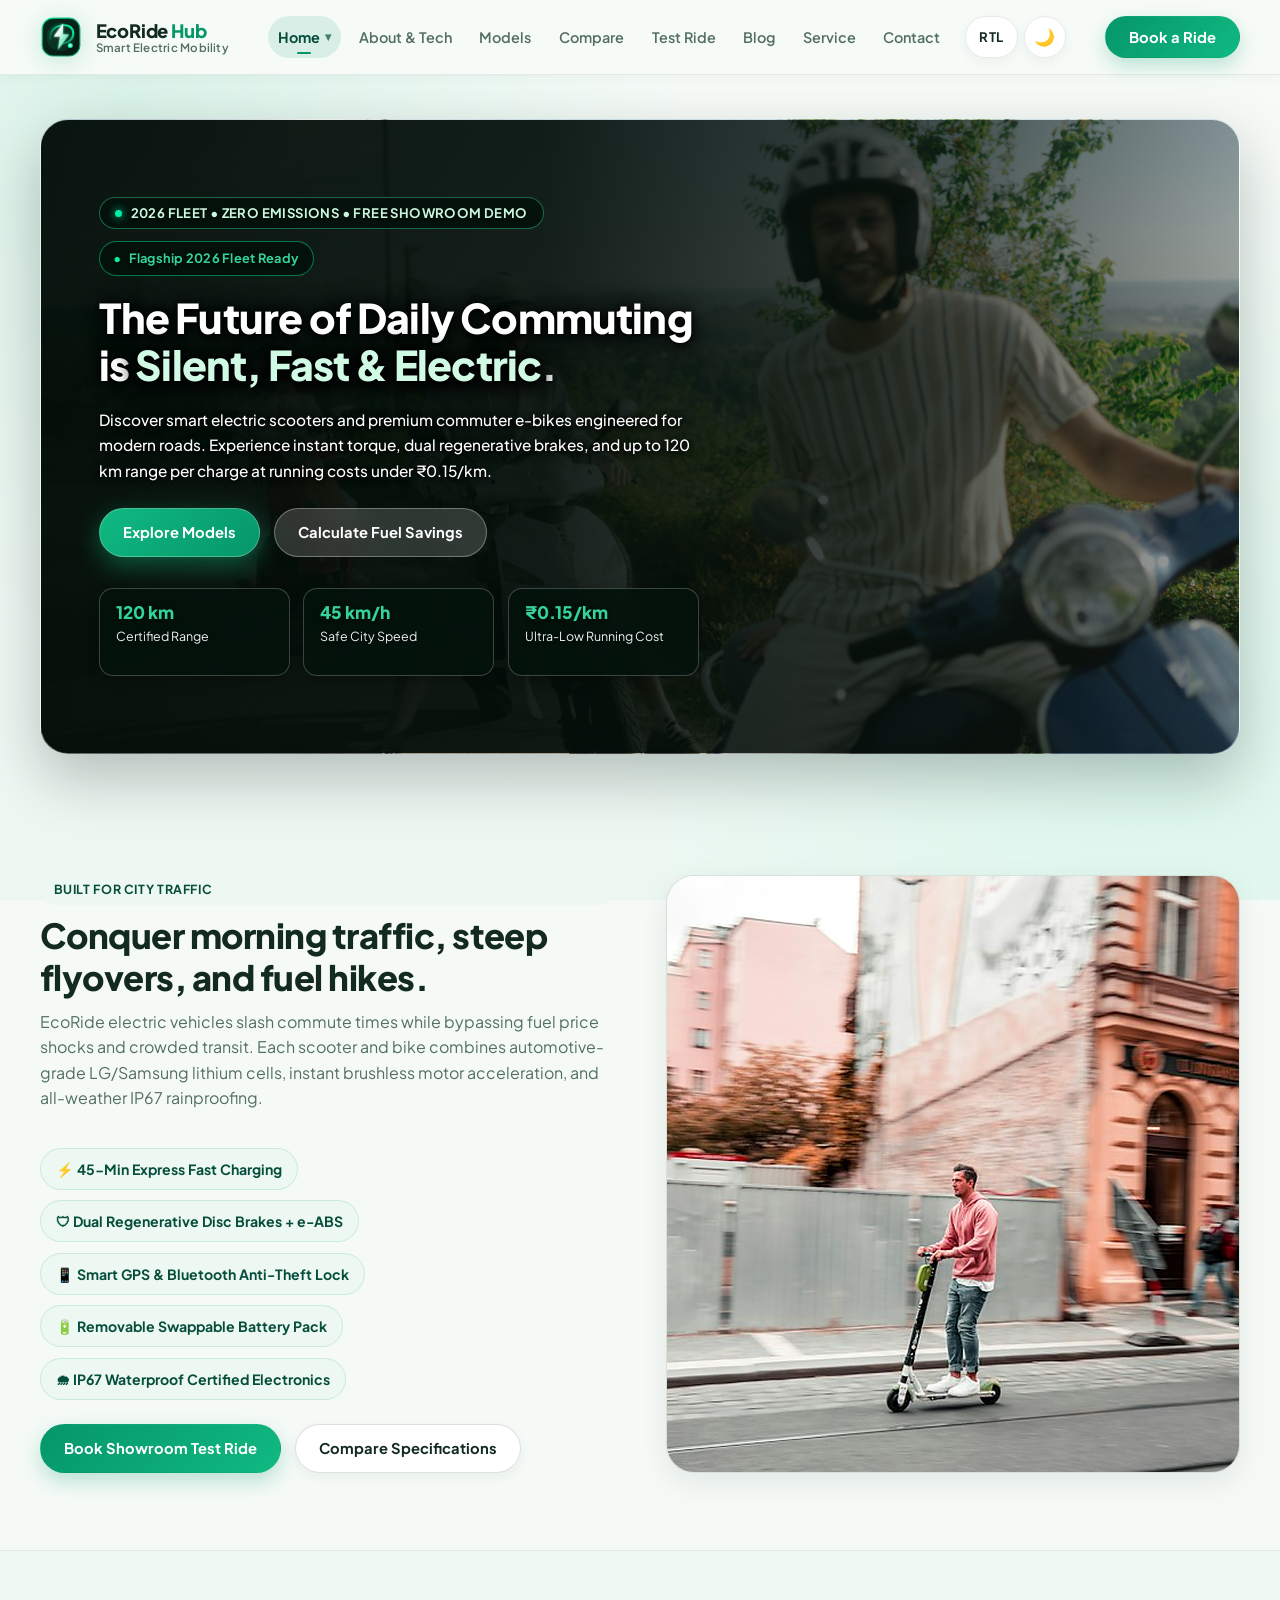
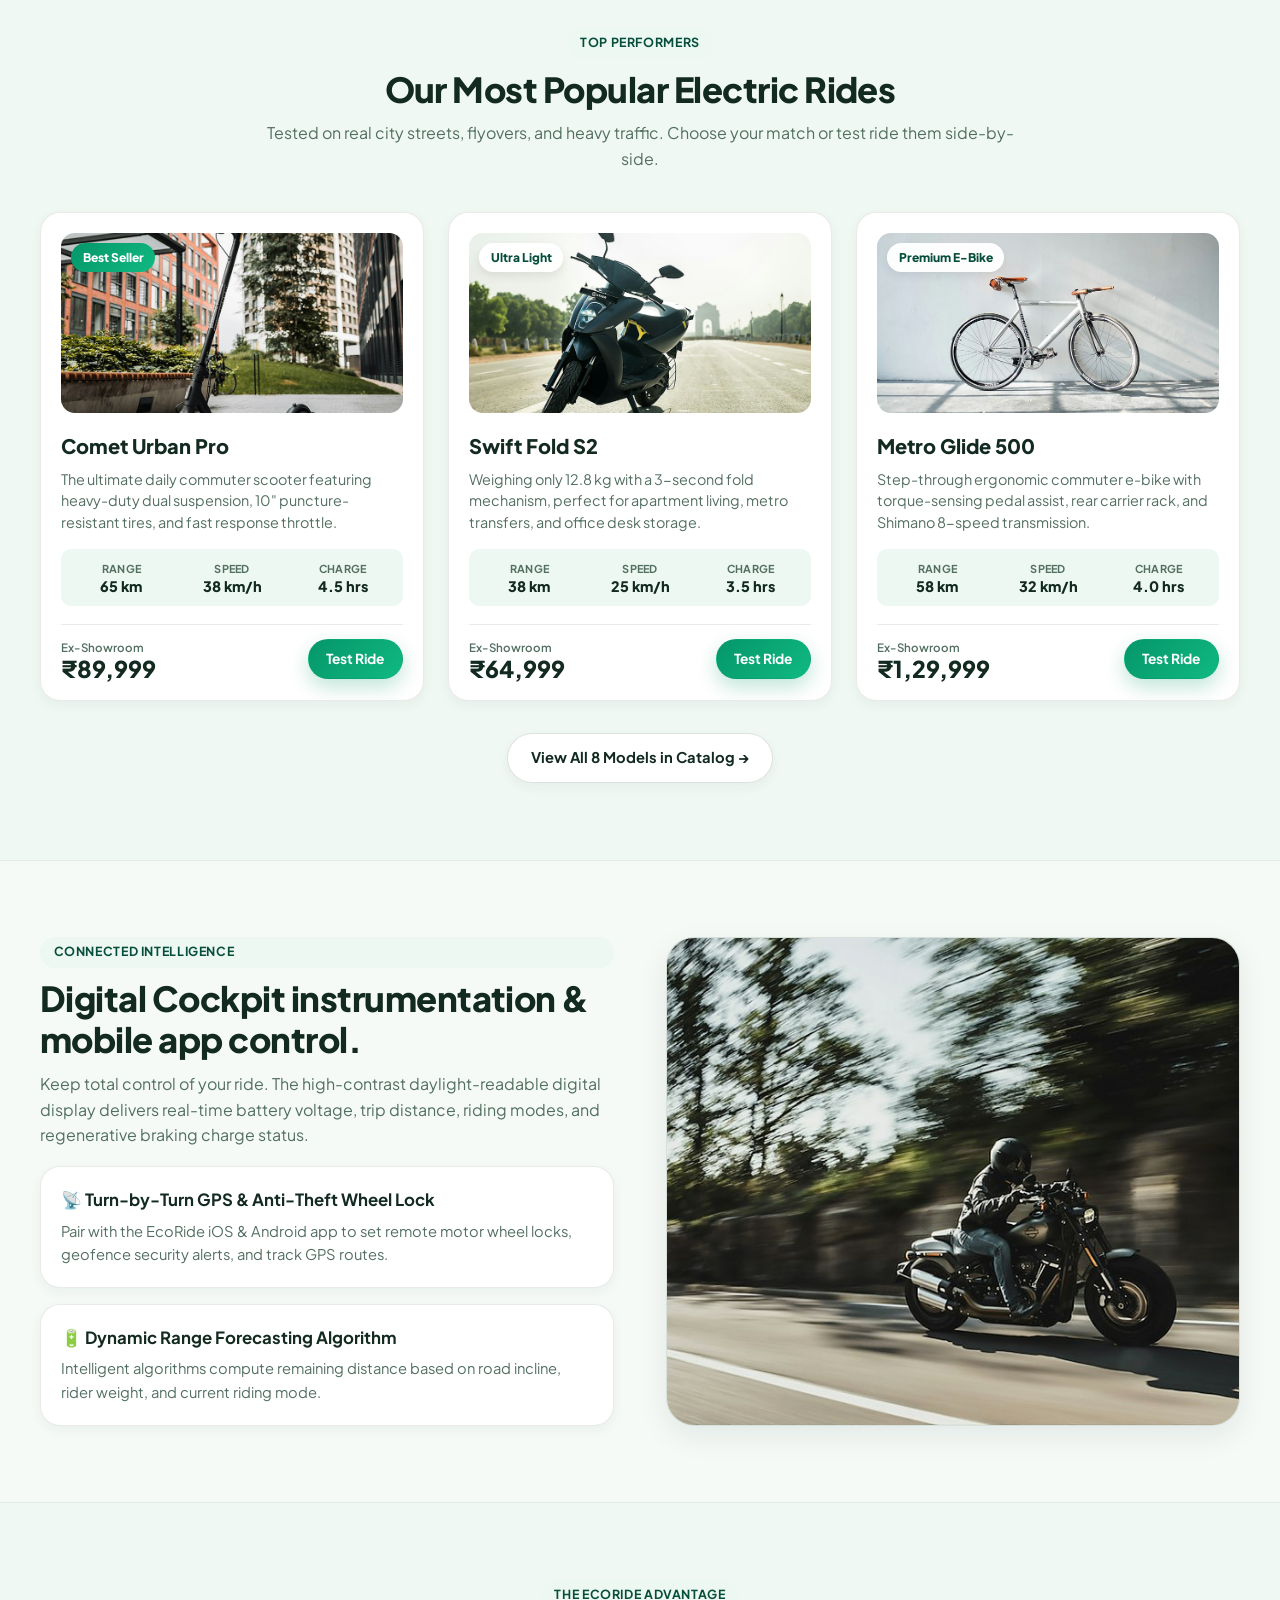
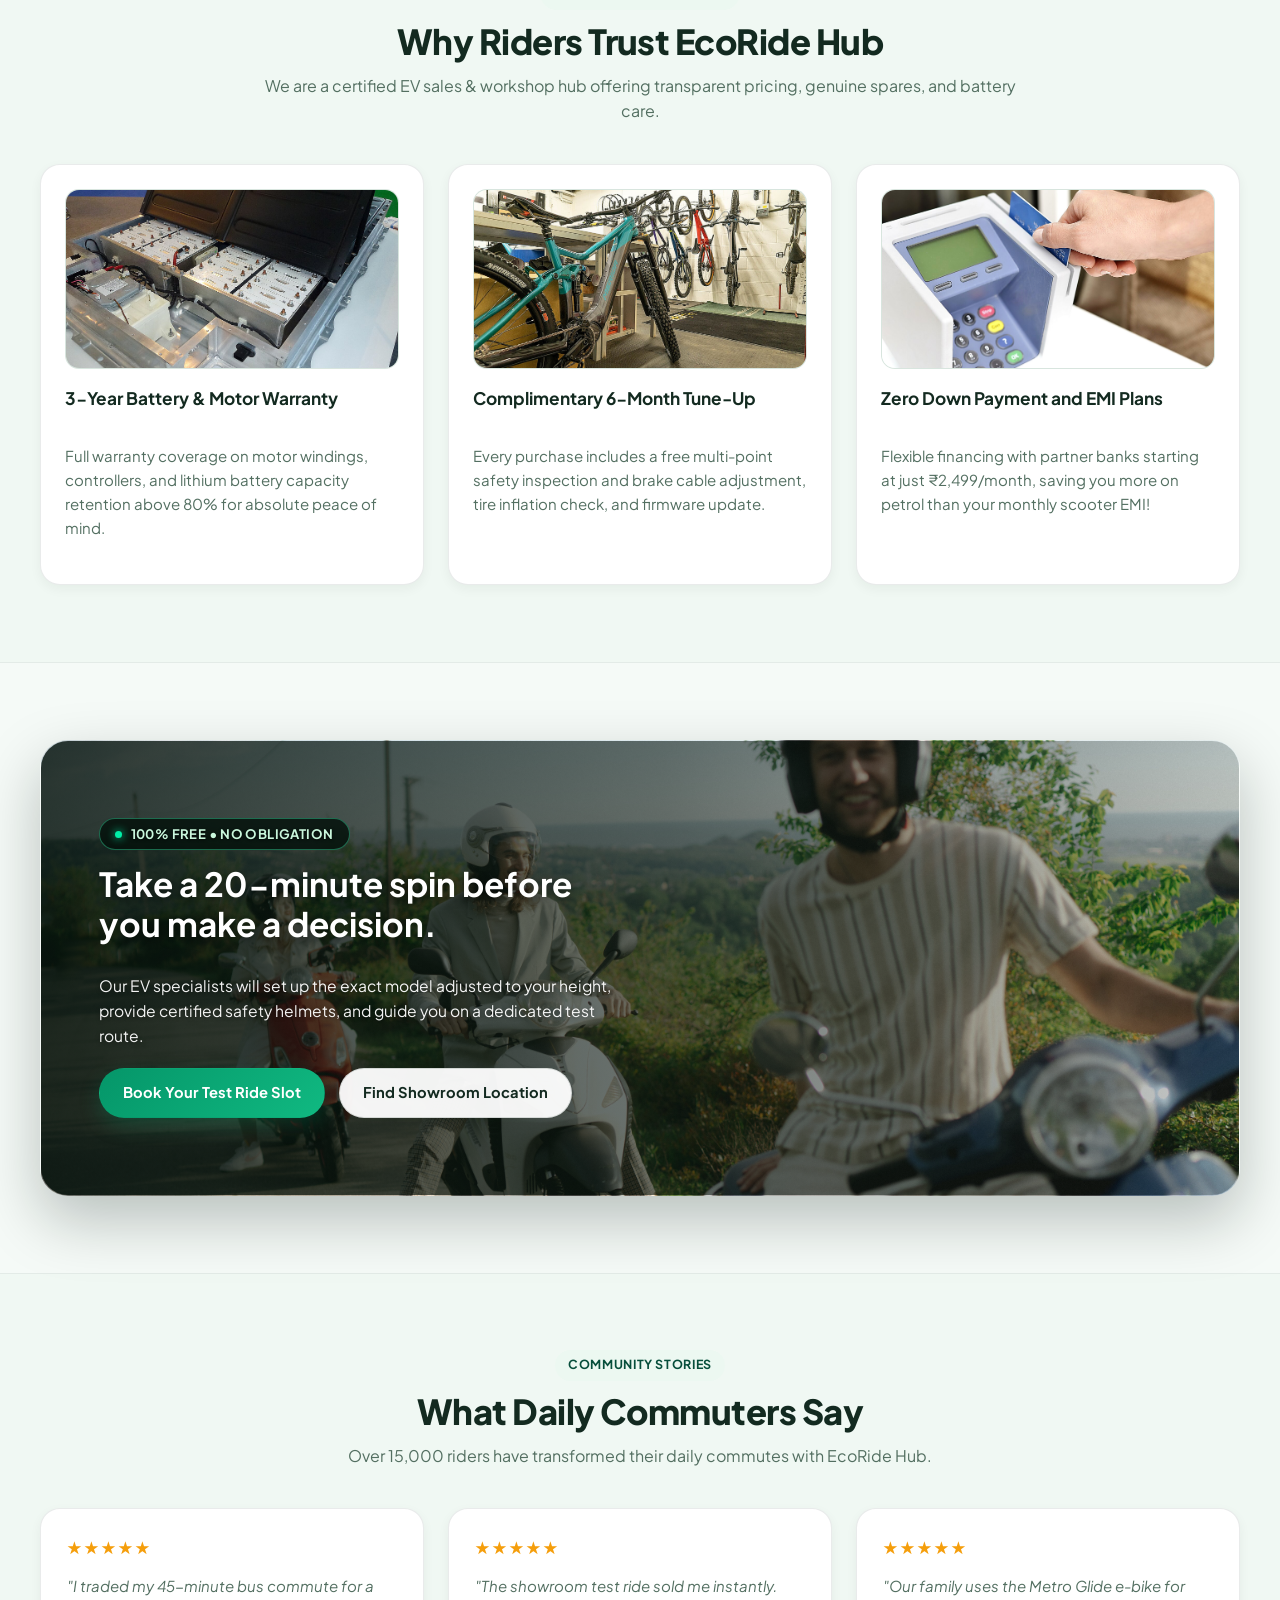
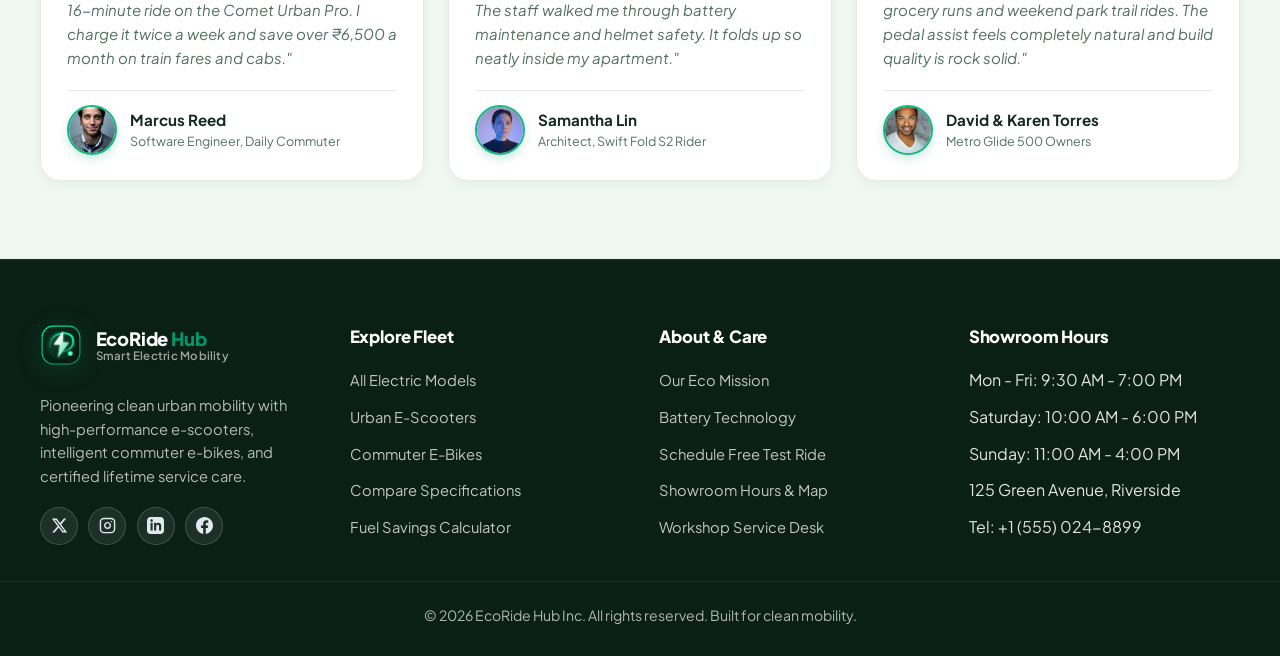
<file: index.html>
<!DOCTYPE html>
<html lang="en">

<head>
  <meta charset="UTF-8">
  <meta name="viewport" content="width=device-width, initial-scale=1.0">
  <meta name="description"
    content="EcoRide Hub offers high-performance electric scooters, smart commuter e-bikes, showroom test rides, and expert service for sustainable city transit.">
  <title>EcoRide Hub | Premium Electric Scooters &amp; Smart E-Bikes</title>
  <link rel="icon" type="image/svg+xml" href="assets/images/favicon.svg">
  <link rel="alternate icon" href="assets/images/favicon.svg">
  <link rel="apple-touch-icon" href="assets/images/favicon.svg">
  <link rel="stylesheet" href="assets/css/styles.css">
  <script>
    (function () {
      var t = localStorage.getItem('ecoride_theme');
      if (t) document.documentElement.setAttribute('data-theme', t);
      var d = localStorage.getItem('ecoride_dir');
      if (d) document.documentElement.setAttribute('dir', d);
    })();
  </script>
</head>

<body>
  <div class="site-shell">
    <a class="skip-link" href="#main-content">Skip to content</a>

    <!-- STICKY NAVBAR - PROPERLY ALIGNED -->
    <header class="site-header">
      <div class="container header-bar">
        <a class="brand" href="index.html" aria-label="EcoRide Hub home">
          <span class="brand-mark">
            <img src="assets/images/logo.svg" alt="EcoRide Hub Logo" class="brand-logo-img">
          </span>
          <div class="brand-text">
            <span class="brand-title">EcoRide <span>Hub</span></span>
            <span class="brand-sub">Smart Electric Mobility</span>
          </div>
        </a>

        <nav class="site-nav" aria-label="Main navigation" data-site-nav>
          <div class="nav-dropdown" data-nav-dropdown>
            <button type="button" class="nav-dropdown-toggle active" aria-expanded="false" aria-haspopup="true" data-dropdown-toggle>
              <span>Home</span>
              <span class="dropdown-arrow">&#9662;</span>
            </button>
            <div class="nav-dropdown-menu" role="menu">
              <a href="index.html" class="nav-dropdown-item active" role="menuitem">
                <div class="dropdown-item-header">
                  <span class="dropdown-item-title">Home 1 &mdash; Urban Commuters</span>
                  <span class="dropdown-item-tag">Flagship</span>
                </div>
                <p class="dropdown-item-desc">Smart cockpit display, daily commuter fleet &amp; specs</p>
              </a>
              <a href="home-2.html" class="nav-dropdown-item" role="menuitem">
                <div class="dropdown-item-header">
                  <span class="dropdown-item-title">Home 2 &mdash; Hyper Performance</span>
                  <span class="dropdown-item-tag tag-hyper">New</span>
                </div>
                <p class="dropdown-item-desc">Dual-motor power, fast charging hubs &amp; 2026 fleet</p>
              </a>
            </div>
          </div>
          <a href="about.html">About &amp; Tech</a>
          <a href="products.html">Models</a>
          <a href="compare.html">Compare</a>
          <a href="booking.html">Test Ride</a>
          <a href="blog.html">Blog</a>
          <a href="service.html">Service</a>
          <a href="contact.html">Contact</a>
          <div class="nav-util-group">
            <button type="button" class="nav-btn-util" id="rtl-toggle" aria-label="Toggle RTL layout"
              title="Switch text direction (RTL / LTR)">
              <span class="util-text" id="rtl-text">RTL</span>
            </button>
            <button type="button" class="nav-btn-util" id="theme-toggle" aria-label="Toggle dark/light theme"
              title="Toggle dark / light theme">
              <span class="theme-icon" id="theme-icon">&#127769;</span>
            </button>
          </div>
        </nav>

        <div class="header-actions">
          <a class="button button-nav" href="booking.html">Book a Ride</a>
          <button class="nav-toggle" type="button" aria-label="Toggle navigation" aria-expanded="false" data-nav-toggle>
            <span></span>
            <span></span>
            <span></span>
          </button>
        </div>
      </div>
    </header>

    <main id="main-content">
      <!-- HERO SECTION WITH BACKGROUND IMAGE -->
      <section class="hero">
        <div class="container">
          <div class="hero-panel hero-home" style="background-image: url('assets/images/Home-1.jpg');">
            <div class="hero-content">
              <div class="hero-badge-row">
                <span class="eyebrow">
                  <span class="eyebrow-dot"></span>
                  2026 Fleet &bull; Zero Emissions &bull; Free Showroom Demo
                </span>
                <span class="hero-status-pill"><span>&bull;</span> Flagship 2026 Fleet Ready</span>
              </div>
              <h1>The Future of Daily Commuting is <span class="gradient-text">Silent, Fast &amp; Electric</span>.</h1>
              <p>Discover smart electric scooters and premium commuter e-bikes engineered for modern roads. Experience
                instant torque, dual regenerative brakes, and up to 120 km range per charge at running costs under
                &#8377;0.15/km.</p>
              <div class="hero-actions">
                <a class="button" href="products.html">Explore Models</a>
                <a class="button-secondary" href="compare.html">Calculate Fuel Savings</a>
              </div>
              <div class="hero-stats">
                <div class="stat-card">
                  <strong>120 km</strong>
                  <span>Certified Range</span>
                </div>
                <div class="stat-card">
                  <strong>45 km/h</strong>
                  <span>Safe City Speed</span>
                </div>
                <div class="stat-card">
                  <strong>&#8377;0.15/km</strong>
                  <span>Ultra-Low Running Cost</span>
                </div>
              </div>
            </div>
          </div>
        </div>
      </section>

      <!-- FLEET SHOWCASE SPLIT SECTION -->
      <section class="section">
        <div class="container split-layout">
          <div>
            <div class="page-intro" style="text-align: left; margin-bottom: 1.15rem;">
              <span class="badge-tag" style="margin-inline: 0;">Built for City Traffic</span>
              <h2>Conquer morning traffic, steep flyovers, and fuel hikes.</h2>
              <p>EcoRide electric vehicles slash commute times while bypassing fuel price shocks and crowded transit.
                Each scooter and bike combines automotive-grade LG/Samsung lithium cells, instant brushless motor
                acceleration, and all-weather IP67 rainproofing.</p>
            </div>
            <ul class="pill-list">
              <li>&#9889; 45-Min Express Fast Charging</li>
              <li>&#128737; Dual Regenerative Disc Brakes + e-ABS</li>
              <li>&#128241; Smart GPS &amp; Bluetooth Anti-Theft Lock</li>
              <li>&#128267; Removable Swappable Battery Pack</li>
              <li>&#127783; IP67 Waterproof Certified Electronics</li>
            </ul>
            <div style="margin-top: 1.5rem; display: flex; gap: 0.85rem; flex-wrap: wrap;">
              <a class="button" href="booking.html">Book Showroom Test Ride</a>
              <a class="button-secondary" href="compare.html">Compare Specifications</a>
            </div>
          </div>
          <div class="media-frame media-frame-tall">
            <img src="assets/images/section-commute.jpg" alt="Urban riders commuting on electric scooters">
             
          </div>
        </div>
      </section>

      <!-- FEATURED MODELS GRID (3 CARDS PER ROW, RUPEES) -->
      <section class="section section-alt">
        <div class="container">
          <div class="section-heading">
            <span class="badge-tag">Top Performers</span>
            <h2>Our Most Popular Electric Rides</h2>
            <p>Tested on real city streets, flyovers, and heavy traffic. Choose your match or test ride them
              side-by-side.</p>
          </div>
          <div class="grid grid-3">
            <!-- Model 1 -->
            <article class="product-card">
              <div class="product-image-wrap">
                <img src="assets/images/scooter-comet.jpg" alt="Comet Urban Pro electric scooter">
                <span class="product-pill featured">Best Seller</span>
              </div>
              <div class="product-content">
                <h3>Comet Urban Pro</h3>
                <p>The ultimate daily commuter scooter featuring heavy-duty dual suspension, 10" puncture-resistant
                  tires, and fast response throttle.</p>
                <div class="product-spec-row">
                  <div class="spec-item">
                    <small>Range</small>
                    <strong>65 km</strong>
                  </div>
                  <div class="spec-item">
                    <small>Speed</small>
                    <strong>38 km/h</strong>
                  </div>
                  <div class="spec-item">
                    <small>Charge</small>
                    <strong>4.5 hrs</strong>
                  </div>
                </div>
                <div class="price-row">
                  <div class="price-tag">
                    <small>Ex-Showroom</small>
                    <strong>&#8377;89,999</strong>
                  </div>
                  <a class="button button-sm" href="booking.html">Test Ride</a>
                </div>
              </div>
            </article>

            <!-- Model 2 -->
            <article class="product-card">
              <div class="product-image-wrap">
                <img src="assets/images/scooter-swift.jpg" alt="Swift Fold S2 portable electric scooter">
                <span class="product-pill">Ultra Light</span>
              </div>
              <div class="product-content">
                <h3>Swift Fold S2</h3>
                <p>Weighing only 12.8 kg with a 3-second fold mechanism, perfect for apartment living, metro transfers,
                  and office desk storage.</p>
                <div class="product-spec-row">
                  <div class="spec-item">
                    <small>Range</small>
                    <strong>38 km</strong>
                  </div>
                  <div class="spec-item">
                    <small>Speed</small>
                    <strong>25 km/h</strong>
                  </div>
                  <div class="spec-item">
                    <small>Charge</small>
                    <strong>3.5 hrs</strong>
                  </div>
                </div>
                <div class="price-row">
                  <div class="price-tag">
                    <small>Ex-Showroom</small>
                    <strong>&#8377;64,999</strong>
                  </div>
                  <a class="button button-sm" href="booking.html">Test Ride</a>
                </div>
              </div>
            </article>

            <!-- Model 3 -->
            <article class="product-card">
              <div class="product-image-wrap">
                <img src="assets/images/scooter-metro.jpg" alt="Metro Glide 500 electric commuter bicycle">
                <span class="product-pill">Premium E-Bike</span>
              </div>
              <div class="product-content">
                <h3>Metro Glide 500</h3>
                <p>Step-through ergonomic commuter e-bike with torque-sensing pedal assist, rear carrier rack, and
                  Shimano 8-speed transmission.</p>
                <div class="product-spec-row">
                  <div class="spec-item">
                    <small>Range</small>
                    <strong>58 km</strong>
                  </div>
                  <div class="spec-item">
                    <small>Speed</small>
                    <strong>32 km/h</strong>
                  </div>
                  <div class="spec-item">
                    <small>Charge</small>
                    <strong>4.0 hrs</strong>
                  </div>
                </div>
                <div class="price-row">
                  <div class="price-tag">
                    <small>Ex-Showroom</small>
                    <strong>&#8377;1,29,999</strong>
                  </div>
                  <a class="button button-sm" href="booking.html">Test Ride</a>
                </div>
              </div>
            </article>
          </div>
          <div style="text-align: center; margin-top: 2rem;">
            <a class="button-secondary" href="products.html">View All 8 Models in Catalog &rarr;</a>
          </div>
        </div>
      </section>

      <!-- SMART COCKPIT DISPLAY SECTION -->
      <section class="section">
        <div class="container split-layout">
          <div>
            <div class="page-intro" style="text-align: left; margin-bottom: 1.15rem;">
              <span class="badge-tag" style="margin-inline: 0;">Connected Intelligence</span>
              <h2>Digital Cockpit instrumentation &amp; mobile app control.</h2>
              <p>Keep total control of your ride. The high-contrast daylight-readable digital display delivers real-time
                battery voltage, trip distance, riding modes, and regenerative braking charge status.</p>
            </div>
            <div class="grid" style="gap: 1rem;">
              <div class="card" style="padding: 1.25rem;">
                <h4 style="margin: 0 0 0.35rem; font-size: 1.05rem; color: var(--text);">&#128225; Turn-by-Turn GPS &amp;
                  Anti-Theft Wheel Lock</h4>
                <p style="margin: 0; color: var(--muted); font-size: 0.92rem;">Pair with the EcoRide iOS &amp; Android
                  app to set remote motor wheel locks, geofence security alerts, and track GPS routes.</p>
              </div>
              <div class="card" style="padding: 1.25rem;">
                <h4 style="margin: 0 0 0.35rem; font-size: 1.05rem; color: var(--text);">&#128267; Dynamic Range Forecasting
                  Algorithm</h4>
                <p style="margin: 0; color: var(--muted); font-size: 0.92rem;">Intelligent algorithms compute remaining
                  distance based on road incline, rider weight, and current riding mode.</p>
              </div>
            </div>
          </div>
          <div class="media-frame media-frame-tall">
            <img src="assets/images/smart-cockpit.jpg" alt="Close-up of smart digital electric scooter cockpit display">
             
          </div>
        </div>
      </section>

      <!-- WHY RIDERS CHOOSE US -->
      <section class="section section-alt">
        <div class="container">
          <div class="section-heading">
            <span class="badge-tag">The EcoRide Advantage</span>
            <h2>Why Riders Trust EcoRide Hub</h2>
            <p>We are a certified EV sales &amp; workshop hub offering transparent pricing, genuine spares, and battery
              care.</p>
          </div>
          <div class="grid grid-3">
            <article class="card feature-card">
              <div class="card-media-top">
                <img src="assets/images/advantage-warranty.jpg" alt="High-tech lithium-ion EV battery pack and BMS controller diagnostic warranty inspection">
              </div>
              <h3>3-Year Battery &amp; Motor Warranty</h3>
              <p>Full warranty coverage on motor windings, controllers, and lithium battery capacity retention above 80% for absolute peace of mind.</p>
            </article>
            <article class="card feature-card">
              <div class="card-media-top">
                <img src="assets/images/advantage-tuneup.jpg" alt="Professional certified technician tuning electric scooter in modern workshop service bay">
              </div>
              <h3>Complimentary 6-Month Tune-Up</h3>
              <p>Every purchase includes a free multi-point safety inspection and brake cable adjustment, tire inflation check, and firmware update.</p>
            </article>
            <article class="card feature-card">
              <div class="card-media-top">
                <img src="assets/images/advantage-emi.jpg" alt="Customer contactless card payment at modern smart POS terminal for zero down payment EMI plans">
              </div>
              <h3>Zero Down Payment and EMI Plans</h3>
              <p>Flexible financing with partner banks starting at just &#8377;2,499/month, saving you more on petrol than your monthly scooter EMI!</p>
            </article>
          </div>
        </div>
      </section>

      <!-- TEST RIDE PROMO BANNER -->
      <section class="section">
        <div class="container">
          <div class="hero-panel promo-banner" style="background-image: url('assets/images/Home-1.jpg');">
            <div class="split-layout" style="align-items: center; position: relative; z-index: 2; width: 100%;">
              <div>
                <span class="eyebrow" style="margin-inline: 0; margin-bottom: 0.85rem;">
                  <span class="eyebrow-dot"></span> 100% Free &bull; No Obligation
                </span>
                <h2
                  style="font-size: clamp(1.5rem, 2.6vw, 2.2rem); margin: 0 0 0.85rem; line-height: 1.2; color: #fff; text-shadow: 0 2px 10px rgba(0, 0, 0, 0.5);">
                  Take a 20-minute spin before you make a decision.
                </h2>
                <p style="color: rgba(255, 255, 255, 0.95); margin-bottom: 1.25rem; font-size: 0.98rem; text-shadow: 0 1px 4px rgba(0, 0, 0, 0.4);">
                  Our EV specialists will set up the exact model adjusted to your height, provide certified safety
                  helmets, and guide you on a dedicated test route.
                </p>
                <div style="display: flex; gap: 0.85rem; flex-wrap: wrap;">
                  <a class="button" href="booking.html">Book Your Test Ride Slot</a>
                  <a class="button-secondary" href="contact.html">Find Showroom Location</a>
                </div>
              </div>
               
            </div>
          </div>
        </div>
      </section>

      <!-- VERIFIED TESTIMONIALS WITH REAL CIRCULAR PROFILE PICTURES -->
      <section class="section section-alt">
        <div class="container">
          <div class="section-heading">
            <span class="badge-tag">Community Stories</span>
            <h2>What Daily Commuters Say</h2>
            <p>Over 15,000 riders have transformed their daily commutes with EcoRide Hub.</p>
          </div>
          <div class="grid grid-3">
            <!-- Review 1 -->
            <article class="card testimonial-card">
              <div class="star-rating">&#9733;&#9733;&#9733;&#9733;&#9733;</div>
              <p class="testimonial-quote">"I traded my 45-minute bus commute for a 16-minute ride on the Comet Urban
                Pro. I charge it twice a week and save over &#8377;6,500 a month on train fares and cabs."</p>
              <div class="testimonial-author">
                <img class="author-avatar-img" src="assets/images/avatar-marcus.jpg" alt="Marcus Reed profile picture">
                <div class="author-info">
                  <strong>Marcus Reed</strong>
                  <span>Software Engineer, Daily Commuter</span>
                </div>
              </div>
            </article>

            <!-- Review 2 -->
            <article class="card testimonial-card">
              <div class="star-rating">&#9733;&#9733;&#9733;&#9733;&#9733;</div>
              <p class="testimonial-quote">"The showroom test ride sold me instantly. The staff walked me through
                battery maintenance and helmet safety. It folds up so neatly inside my apartment."</p>
              <div class="testimonial-author">
                <img class="author-avatar-img" src="assets/images/avatar-samantha.jpg"
                  alt="Samantha Lin profile picture">
                <div class="author-info">
                  <strong>Samantha Lin</strong>
                  <span>Architect, Swift Fold S2 Rider</span>
                </div>
              </div>
            </article>

            <!-- Review 3 -->
            <article class="card testimonial-card">
              <div class="star-rating">&#9733;&#9733;&#9733;&#9733;&#9733;</div>
              <p class="testimonial-quote">"Our family uses the Metro Glide e-bike for grocery runs and weekend park
                trail rides. The pedal assist feels completely natural and build quality is rock solid."</p>
              <div class="testimonial-author">
                <img class="author-avatar-img" src="assets/images/avatar-david.jpg" alt="David Torres profile picture">
                <div class="author-info">
                  <strong>David &amp; Karen Torres</strong>
                  <span>Metro Glide 500 Owners</span>
                </div>
              </div>
            </article>
          </div>
        </div>
      </section>
    </main>

    <!-- FOOTER - EQUAL ALIGNMENT -->
    <footer class="site-footer">
      <div class="container footer-grid">
        <div>
          <a class="brand" href="index.html">
            <span class="brand-mark">
              <img src="assets/images/logo.svg" alt="EcoRide Hub Logo" class="brand-logo-img">
            </span>
            <div class="brand-text">
              <span class="brand-title">EcoRide <span>Hub</span></span>
              <span class="brand-sub">Smart Electric Mobility</span>
            </div>
          </a>
          <p class="footer-desc">
            Pioneering clean urban mobility with high-performance e-scooters, intelligent commuter e-bikes, and certified lifetime service care.
          </p>
          <div class="footer-socials" aria-label="EcoRide Social Media Links">
            <a href="https://x.com" target="_blank" rel="noopener noreferrer" class="social-icon-btn" aria-label="EcoRide Hub on X (formerly Twitter)" title="X (Twitter)">
              <svg width="17" height="17" viewBox="0 0 24 24" fill="currentColor" aria-hidden="true"><path d="M18.244 2.25h3.308l-7.227 8.26 8.502 11.24H16.17l-5.214-6.817L4.99 21.75H1.68l7.73-8.835L1.254 2.25H8.08l4.713 6.231zm-1.161 17.52h1.833L7.084 4.126H5.117z"/></svg>
            </a>
            <a href="https://instagram.com" target="_blank" rel="noopener noreferrer" class="social-icon-btn" aria-label="EcoRide Hub on Instagram" title="Instagram">
              <svg width="17" height="17" viewBox="0 0 24 24" fill="none" stroke="currentColor" stroke-width="2" stroke-linecap="round" stroke-linejoin="round" aria-hidden="true"><rect x="2" y="2" width="20" height="20" rx="5" ry="5"/><path d="M16 11.37A4 4 0 1 1 12.63 8 4 4 0 0 1 16 11.37z"/><line x1="17.5" y1="6.5" x2="17.51" y2="6.5"/></svg>
            </a>
            <a href="https://linkedin.com" target="_blank" rel="noopener noreferrer" class="social-icon-btn" aria-label="EcoRide Hub on LinkedIn" title="LinkedIn">
              <svg width="17" height="17" viewBox="0 0 24 24" fill="currentColor" aria-hidden="true"><path d="M19 0h-14c-2.761 0-5 2.239-5 5v14c0 2.761 2.239 5 5 5h14c2.762 0 5-2.239 5-5v-14c0-2.761-2.238-5-5-5zm-11 19h-3v-11h3v11zm-1.5-12.268c-.966 0-1.75-.79-1.75-1.764s.784-1.764 1.75-1.764 1.75.79 1.75 1.764-.783 1.764-1.75 1.764zm13.5 12.268h-3v-5.604c0-3.368-4-3.113-4 0v5.604h-3v-11h3v1.765c1.396-2.586 7-2.777 7 2.476v6.759z"/></svg>
            </a>
            <a href="https://facebook.com" target="_blank" rel="noopener noreferrer" class="social-icon-btn" aria-label="EcoRide Hub on Facebook" title="Facebook">
              <svg width="17" height="17" viewBox="0 0 24 24" fill="currentColor" aria-hidden="true"><path d="M24 12.073c0-6.627-5.373-12-12-12s-12 5.373-12 12c0 5.99 4.388 10.954 10.125 11.854v-8.385H7.078v-3.47h3.047V9.43c0-3.007 1.792-4.669 4.533-4.669 1.312 0 2.686.235 2.686.235v2.953H15.83c-1.491 0-1.956.925-1.956 1.874v2.25h3.328l-.532 3.47h-2.796v8.385C19.612 23.027 24 18.062 24 12.073z"/></svg>
            </a>
          </div>
        </div>
        <div>
          <h3>Explore Fleet</h3>
          <ul class="footer-list">
            <li><a href="products.html">All Electric Models</a></li>
            <li><a href="products.html">Urban E-Scooters</a></li>
            <li><a href="products.html">Commuter E-Bikes</a></li>
            <li><a href="compare.html">Compare Specifications</a></li>
            <li><a href="compare.html">Fuel Savings Calculator</a></li>
          </ul>
        </div>
        <div>
          <h3>About &amp; Care</h3>
          <ul class="footer-list">
            <li><a href="about.html">Our Eco Mission</a></li>
            <li><a href="about.html">Battery Technology</a></li>
            <li><a href="booking.html">Schedule Free Test Ride</a></li>
            <li><a href="contact.html#showroom-map">Showroom Hours &amp; Map</a></li>
            <li><a href="contact.html">Workshop Service Desk</a></li>
          </ul>
        </div>
        <div>
          <h3>Showroom Hours</h3>
          <ul class="footer-list">
            <li>Mon - Fri: 9:30 AM - 7:00 PM</li>
            <li>Saturday: 10:00 AM - 6:00 PM</li>
            <li>Sunday: 11:00 AM - 4:00 PM</li>
            <li>125 Green Avenue, Riverside</li>
            <li>Tel: +1 (555) 024-8899</li>
          </ul>
        </div>
      </div>
      <div class="container footer-bottom">
        <p class="copyright-text">&copy; <span data-current-year></span> EcoRide Hub Inc. All rights reserved. Built for clean mobility.</p>
      </div>
    </footer>
  </div>

  <script src="assets/js/main.js"></script>
</body>

</html>
</file>
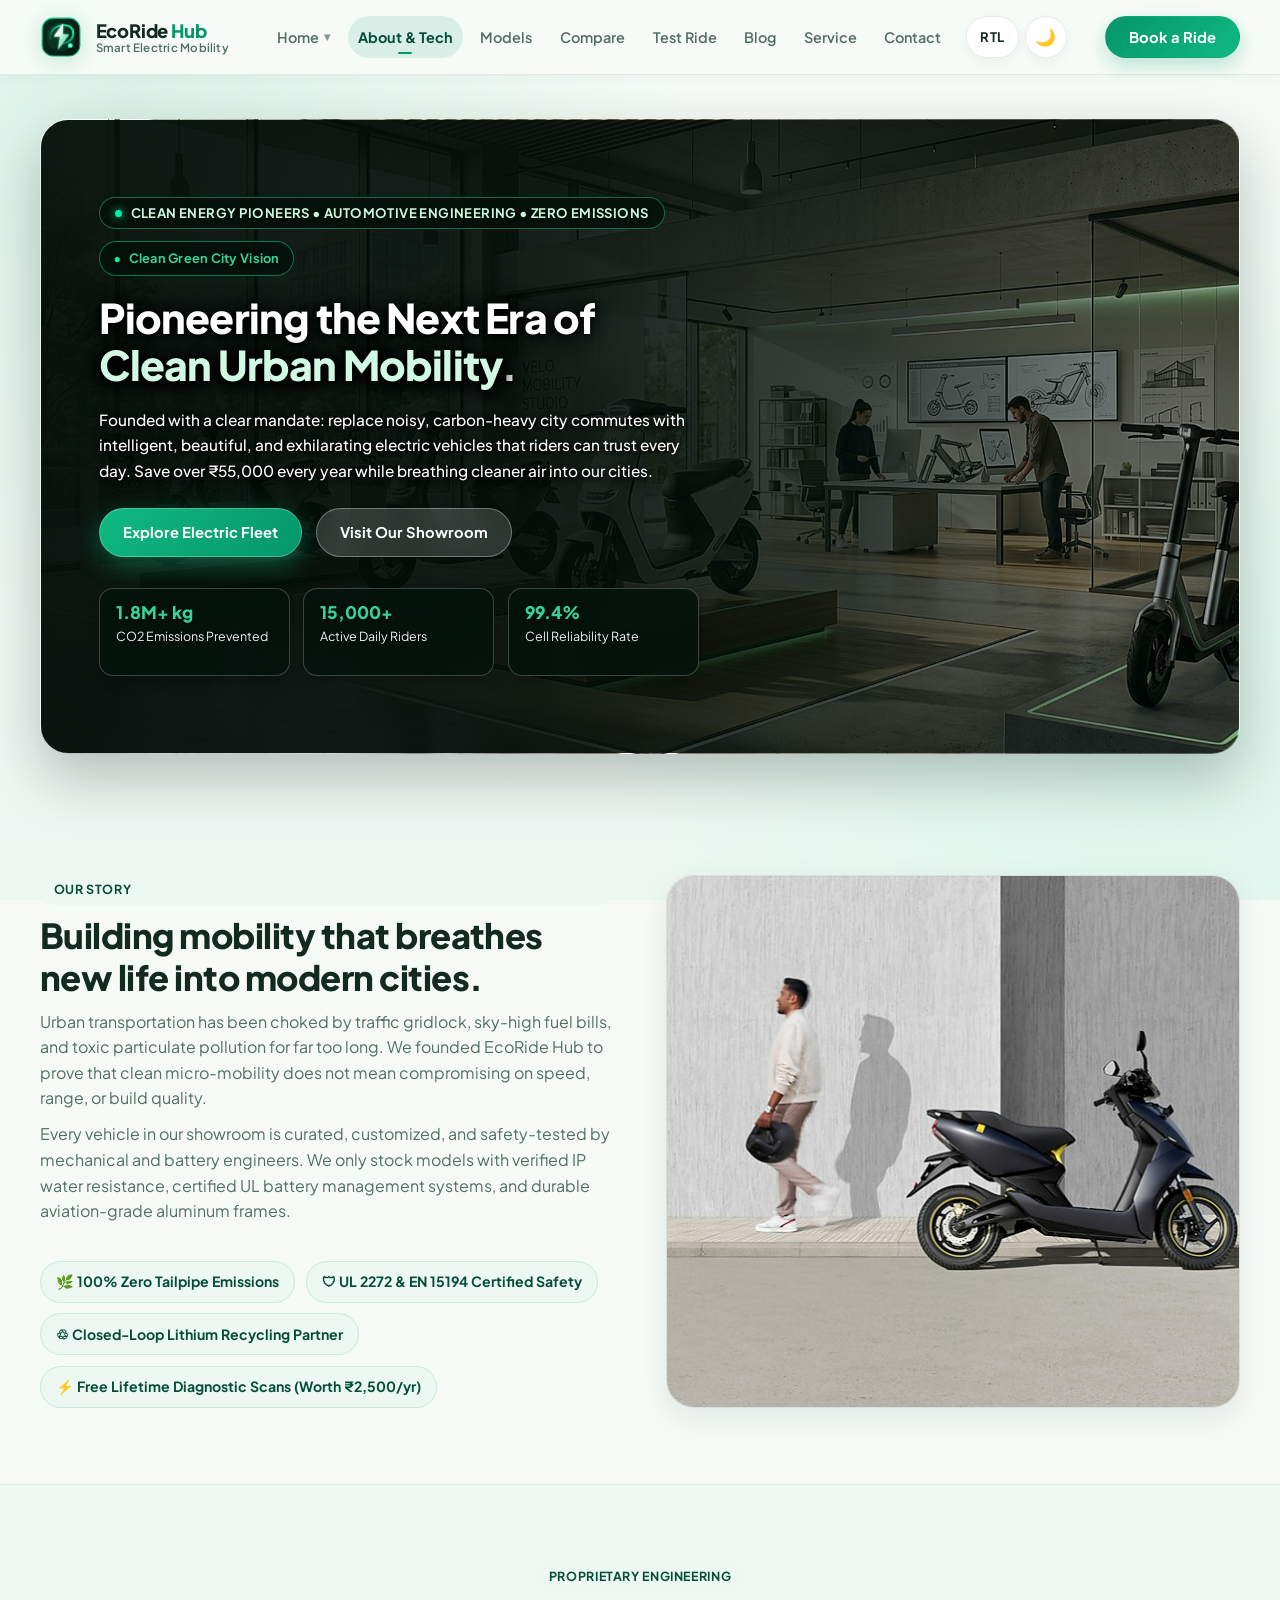
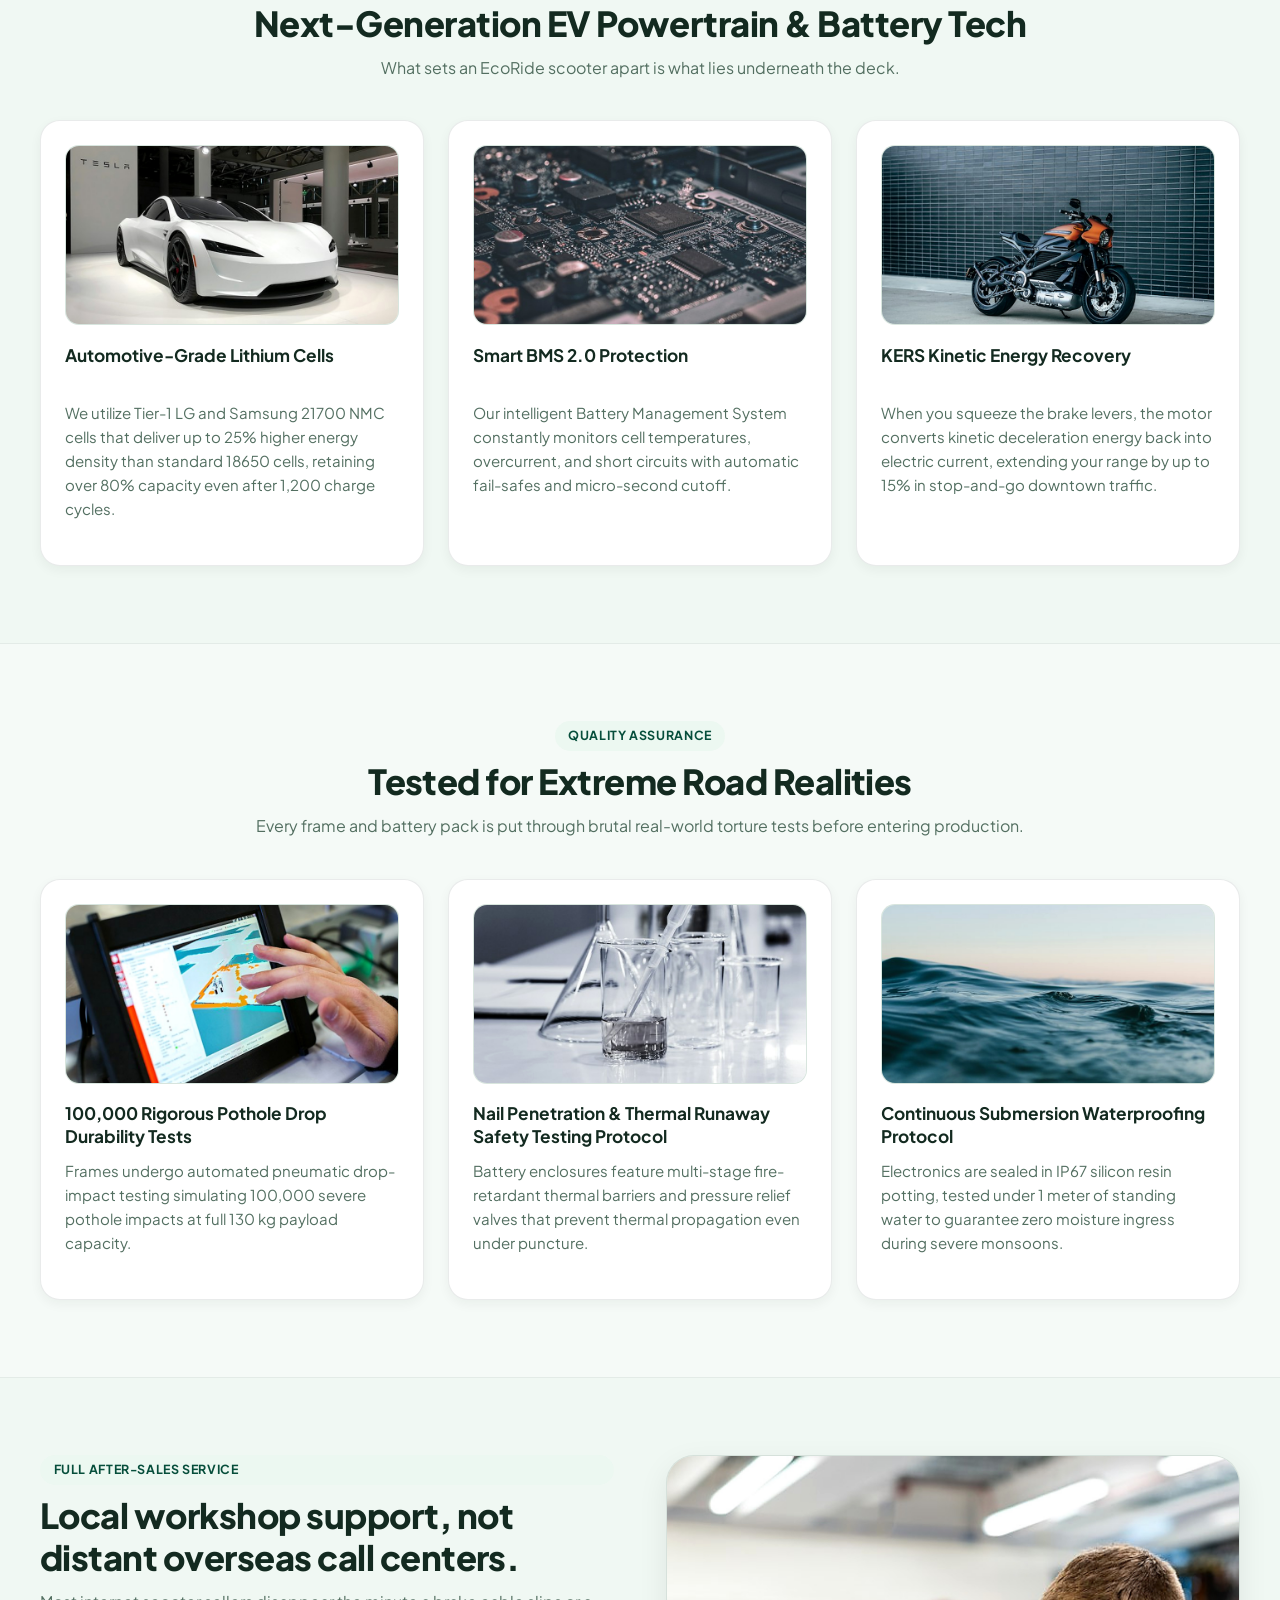
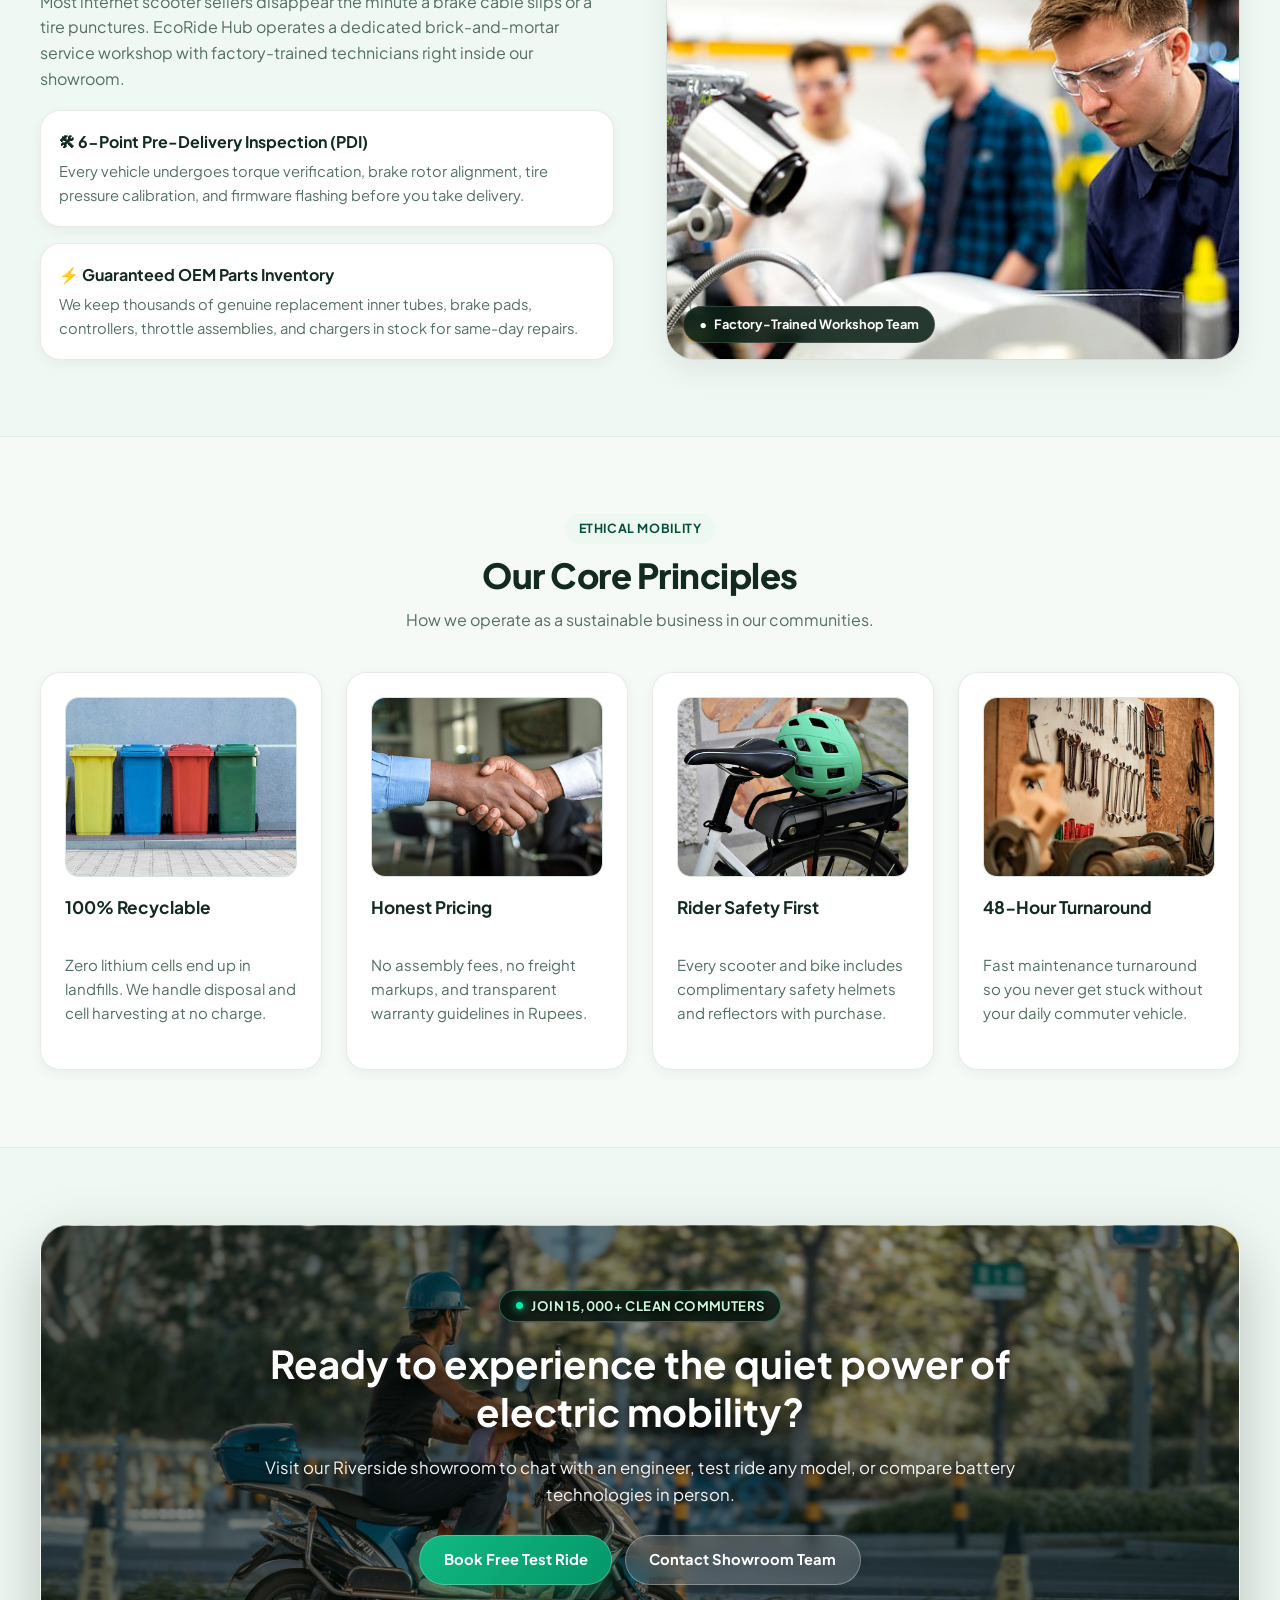
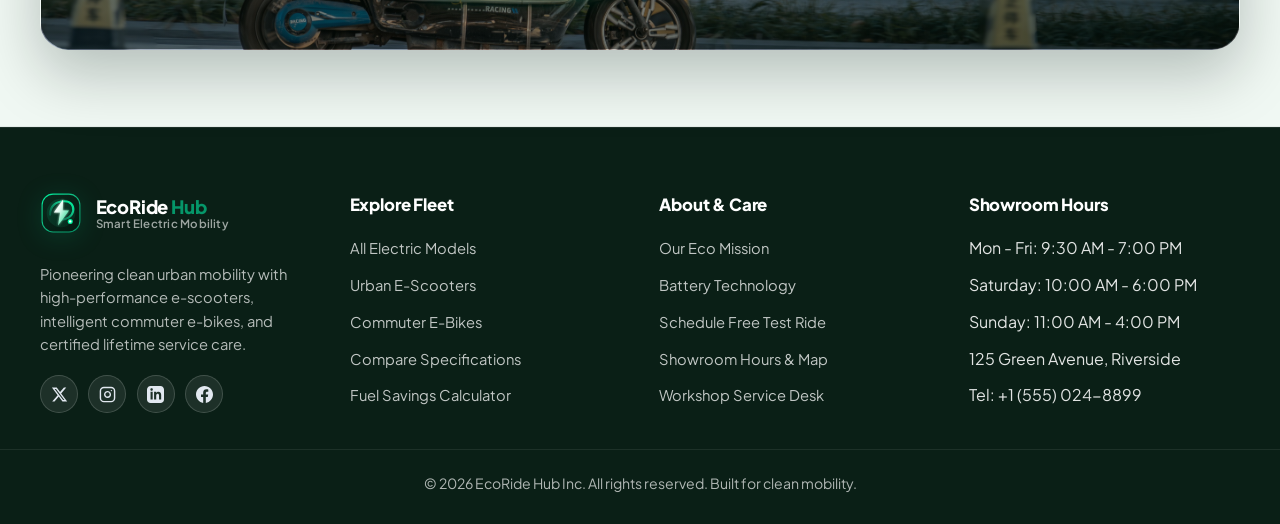
<file: about.html>
<!DOCTYPE html>
<html lang="en">
<head>
  <meta charset="UTF-8">
  <meta name="viewport" content="width=device-width, initial-scale=1.0">
  <meta name="description" content="Learn about EcoRide Hub's mission to decarbonize urban commuting, our automotive battery technology, certified engineering workshop, and sustainability standards.">
  <title>About Us &amp; Technology | EcoRide Hub</title>
  <link rel="icon" type="image/svg+xml" href="assets/images/favicon.svg">
  <link rel="alternate icon" href="assets/images/favicon.svg">
  <link rel="apple-touch-icon" href="assets/images/favicon.svg">
  <link rel="stylesheet" href="assets/css/styles.css">
  <script>
    (function() {
      var t = localStorage.getItem('ecoride_theme');
      if (t) document.documentElement.setAttribute('data-theme', t);
      var d = localStorage.getItem('ecoride_dir');
      if (d) document.documentElement.setAttribute('dir', d);
    })();
  </script>
</head>
<body>
  <div class="site-shell">
    <a class="skip-link" href="#main-content">Skip to content</a>

    <!-- STICKY NAVBAR - PROPERLY ALIGNED -->
    <header class="site-header">
      <div class="container header-bar">
        <a class="brand" href="index.html" aria-label="EcoRide Hub home">
          <span class="brand-mark">
            <img src="assets/images/logo.svg" alt="EcoRide Hub Logo" class="brand-logo-img">
          </span>
          <div class="brand-text">
            <span class="brand-title">EcoRide <span>Hub</span></span>
            <span class="brand-sub">Smart Electric Mobility</span>
          </div>
        </a>

        <nav class="site-nav" aria-label="Main navigation" data-site-nav>
          <div class="nav-dropdown" data-nav-dropdown>
            <button type="button" class="nav-dropdown-toggle" aria-expanded="false" aria-haspopup="true" data-dropdown-toggle>
              <span>Home</span>
              <span class="dropdown-arrow">&#9662;</span>
            </button>
            <div class="nav-dropdown-menu" role="menu">
              <a href="index.html" class="nav-dropdown-item" role="menuitem">
                <div class="dropdown-item-header">
                  <span class="dropdown-item-title">Home 1 &mdash; Urban Commuters</span>
                  <span class="dropdown-item-tag">Flagship</span>
                </div>
                <p class="dropdown-item-desc">Smart cockpit display, daily commuter fleet &amp; specs</p>
              </a>
              <a href="home-2.html" class="nav-dropdown-item" role="menuitem">
                <div class="dropdown-item-header">
                  <span class="dropdown-item-title">Home 2 &mdash; Hyper Performance</span>
                  <span class="dropdown-item-tag tag-hyper">New</span>
                </div>
                <p class="dropdown-item-desc">Dual-motor power, fast charging hubs &amp; 2026 fleet</p>
              </a>
            </div>
          </div>
          <a class="active" href="about.html">About &amp; Tech</a>
          <a href="products.html">Models</a>
          <a href="compare.html">Compare</a>
          <a href="booking.html">Test Ride</a>
          <a href="blog.html">Blog</a>
          <a href="service.html">Service</a>
          <a href="contact.html">Contact</a>
          <div class="nav-util-group">
            <button type="button" class="nav-btn-util" id="rtl-toggle" aria-label="Toggle RTL layout" title="Switch text direction (RTL / LTR)">
              <span class="util-text" id="rtl-text">RTL</span>
            </button>
            <button type="button" class="nav-btn-util" id="theme-toggle" aria-label="Toggle dark/light theme" title="Toggle dark / light theme">
              <span class="theme-icon" id="theme-icon">&#127769;</span>
            </button>
          </div>
        </nav>

        <div class="header-actions">
          <a class="button button-nav" href="booking.html">Book a Ride</a>
          <button class="nav-toggle" type="button" aria-label="Toggle navigation" aria-expanded="false" data-nav-toggle>
            <span></span>
            <span></span>
            <span></span>
          </button>
        </div>
      </div>
    </header>

    <main id="main-content">
      <!-- HERO SECTION WITH BACKGROUND IMAGE -->
      <section class="hero">
        <div class="container">
          <div class="hero-panel hero-about" style="background-image: url('assets/images/hero-about.jpg');">
            <div class="hero-content">
              <div class="hero-badge-row">
                <span class="eyebrow">
                  <span class="eyebrow-dot"></span>
                  Clean Energy Pioneers &bull; Automotive Engineering &bull; Zero Emissions
                </span>
                <span class="hero-status-pill"><span>&bull;</span> Clean Green City Vision</span>
              </div>
              <h1>Pioneering the Next Era of <span class="gradient-text">Clean Urban Mobility</span>.</h1>
              <p>Founded with a clear mandate: replace noisy, carbon-heavy city commutes with intelligent, beautiful, and exhilarating electric vehicles that riders can trust every day. Save over &#8377;55,000 every year while breathing cleaner air into our cities.</p>
              <div class="hero-actions">
                <a class="button" href="products.html">Explore Electric Fleet</a>
                <a class="button-secondary" href="booking.html">Visit Our Showroom</a>
              </div>
              <div class="hero-stats">
                <div class="stat-card">
                  <strong>1.8M+ kg</strong>
                  <span>CO2 Emissions Prevented</span>
                </div>
                <div class="stat-card">
                  <strong>15,000+</strong>
                  <span>Active Daily Riders</span>
                </div>
                <div class="stat-card">
                  <strong>99.4%</strong>
                  <span>Cell Reliability Rate</span>
                </div>
              </div>
            </div>
          </div>
        </div>
      </section>

      <!-- OUR STORY & MISSION SPLIT -->
      <section class="section">
        <div class="container split-layout">
          <div>
            <div class="page-intro" style="text-align: left; margin-bottom: 1.15rem;">
              <span class="badge-tag" style="margin-inline: 0;">Our Story</span>
              <h2>Building mobility that breathes new life into modern cities.</h2>
              <p>Urban transportation has been choked by traffic gridlock, sky-high fuel bills, and toxic particulate pollution for far too long. We founded EcoRide Hub to prove that clean micro-mobility does not mean compromising on speed, range, or build quality.</p>
              <p>Every vehicle in our showroom is curated, customized, and safety-tested by mechanical and battery engineers. We only stock models with verified IP water resistance, certified UL battery management systems, and durable aviation-grade aluminum frames.</p>
            </div>
            <ul class="pill-list">
              <li>&#127807; 100% Zero Tailpipe Emissions</li>
              <li>&#128737; UL 2272 &amp; EN 15194 Certified Safety</li>
              <li>&#9842; Closed-Loop Lithium Recycling Partner</li>
              <li>&#9889; Free Lifetime Diagnostic Scans (Worth &#8377;2,500/yr)</li>
            </ul>
          </div>
          <div class="media-frame media-frame-tall">
            <img src="assets/images/scooter-urban.jpg" alt="Rider with smart electric commuter scooter in clean modern city environment">
             
          </div>
        </div>
      </section>

      <!-- BATTERY & POWERTRAIN TECHNOLOGY -->
      <section class="section section-alt">
        <div class="container">
          <div class="section-heading">
            <span class="badge-tag">Proprietary Engineering</span>
            <h2>Next-Generation EV Powertrain &amp; Battery Tech</h2>
            <p>What sets an EcoRide scooter apart is what lies underneath the deck.</p>
          </div>

          <div class="grid grid-3">
            <article class="card feature-card">
              <div class="card-media-top">
                <img src="assets/images/tech-battery-cells.jpg" alt="Automotive-grade 21700 lithium battery cells">
              </div>
              <h3>Automotive-Grade Lithium Cells</h3>
              <p>We utilize Tier-1 LG and Samsung 21700 NMC cells that deliver up to 25% higher energy density than standard 18650 cells, retaining over 80% capacity even after 1,200 charge cycles.</p>
            </article>

            <article class="card feature-card">
              <div class="card-media-top">
                <img src="assets/images/tech-bms-chip.jpg" alt="Smart BMS 2.0 multi-layer circuit board and controller">
              </div>
              <h3>Smart BMS 2.0 Protection</h3>
              <p>Our intelligent Battery Management System constantly monitors cell temperatures, overcurrent, and short circuits with automatic fail-safes and micro-second cutoff.</p>
            </article>

            <article class="card feature-card">
              <div class="card-media-top">
                <img src="assets/images/tech-kers-motor.jpg" alt="Kinetic energy recovery regenerative motor and brake disc">
              </div>
              <h3>KERS Kinetic Energy Recovery</h3>
              <p>When you squeeze the brake levers, the motor converts kinetic deceleration energy back into electric current, extending your range by up to 15% in stop-and-go downtown traffic.</p>
            </article>
          </div>
        </div>
      </section>

      <!-- RIGOROUS SAFETY & CRASH TESTING -->
      <section class="section">
        <div class="container">
          <div class="section-heading">
            <span class="badge-tag">Quality Assurance</span>
            <h2>Tested for Extreme Road Realities</h2>
            <p>Every frame and battery pack is put through brutal real-world torture tests before entering production.</p>
          </div>
          <div class="grid grid-3">
            <article class="card feature-card">
              <div class="card-media-top">
                <img src="assets/images/qa-pothole-test.jpg" alt="100,000 pothole mechanical drop impact test rig">
              </div>
              <h3>100,000 Rigorous Pothole Drop Durability Tests</h3>
              <p>Frames undergo automated pneumatic drop-impact testing simulating 100,000 severe pothole impacts at full 130 kg payload capacity.</p>
            </article>
            <article class="card feature-card">
              <div class="card-media-top">
                <img src="assets/images/qa-thermal-test.jpg" alt="Thermal runaway and battery penetration safety laboratory">
              </div>
              <h3>Nail Penetration &amp; Thermal Runaway Safety Testing Protocol</h3>
              <p>Battery enclosures feature multi-stage fire-retardant thermal barriers and pressure relief valves that prevent thermal propagation even under puncture.</p>
            </article>
            <article class="card feature-card">
              <div class="card-media-top">
                <img src="assets/images/qa-water-test.jpg" alt="Waterproof IP67 monsoon rain submersion test">
              </div>
              <h3>Continuous Submersion Waterproofing Protocol</h3>
              <p>Electronics are sealed in IP67 silicon resin potting, tested under 1 meter of standing water to guarantee zero moisture ingress during severe monsoons.</p>
            </article>
          </div>
        </div>
      </section>

      <!-- WORKSHOP & SERVICE TEAM SPLIT -->
      <section class="section section-alt">
        <div class="container split-layout">
          <div>
            <div class="page-intro" style="text-align: left; margin-bottom: 1.15rem;">
              <span class="badge-tag" style="margin-inline: 0;">Full After-Sales Service</span>
              <h2>Local workshop support, not distant overseas call centers.</h2>
              <p>Most internet scooter sellers disappear the minute a brake cable slips or a tire punctures. EcoRide Hub operates a dedicated brick-and-mortar service workshop with factory-trained technicians right inside our showroom.</p>
            </div>
            <div class="grid" style="gap: 1rem;">
              <div class="card" style="padding: 1.15rem;">
                <h4 style="margin: 0 0 0.35rem; color: var(--text);">&#128736; 6-Point Pre-Delivery Inspection (PDI)</h4>
                <p style="margin: 0; color: var(--muted); font-size: 0.92rem;">Every vehicle undergoes torque verification, brake rotor alignment, tire pressure calibration, and firmware flashing before you take delivery.</p>
              </div>
              <div class="card" style="padding: 1.15rem;">
                <h4 style="margin: 0 0 0.35rem; color: var(--text);">&#9889; Guaranteed OEM Parts Inventory</h4>
                <p style="margin: 0; color: var(--muted); font-size: 0.92rem;">We keep thousands of genuine replacement inner tubes, brake pads, controllers, throttle assemblies, and chargers in stock for same-day repairs.</p>
              </div>
            </div>
          </div>
          <div class="media-frame media-frame-tall">
            <img src="assets/images/section-service.jpg" alt="Certified EV mechanics and workshop technician tuning electric vehicles">
            <div class="media-badge">
              <span>&bull;</span> Factory-Trained Workshop Team
            </div>
          </div>
        </div>
      </section>

      <!-- OUR CORE PRINCIPLES -->
      <section class="section">
        <div class="container">
          <div class="section-heading">
            <span class="badge-tag">Ethical Mobility</span>
            <h2>Our Core Principles</h2>
            <p>How we operate as a sustainable business in our communities.</p>
          </div>

          <div class="grid grid-4">
            <article class="card feature-card">
              <div class="card-media-top">
                <img src="assets/images/ethical-recycling.jpg" alt="Closed-loop battery recycling and clean material recovery">
              </div>
              <h3>100% Recyclable</h3>
              <p>Zero lithium cells end up in landfills. We handle disposal and cell harvesting at no charge.</p>
            </article>

            <article class="card feature-card">
              <div class="card-media-top">
                <img src="assets/images/ethical-pricing.jpg" alt="Transparent honest pricing and client trust">
              </div>
              <h3>Honest Pricing</h3>
              <p>No assembly fees, no freight markups, and transparent warranty guidelines in Rupees.</p>
            </article>

            <article class="card feature-card">
              <div class="card-media-top">
                <img src="assets/images/ethical-safety.jpg" alt="Certified rider helmet and safety gear">
              </div>
              <h3>Rider Safety First</h3>
              <p>Every scooter and bike includes complimentary safety helmets and reflectors with purchase.</p>
            </article>

            <article class="card feature-card">
              <div class="card-media-top">
                <img src="assets/images/ethical-fast-service.jpg" alt="Express 48-hour turnaround workshop maintenance tools">
              </div>
              <h3>48-Hour Turnaround</h3>
              <p>Fast maintenance turnaround so you never get stuck without your daily commuter vehicle.</p>
            </article>
          </div>
        </div>
      </section>

      <!-- CTA SECTION -->
      <section class="section section-alt">
        <div class="container">
          <div class="hero-panel cta-banner" style="background-image: url('assets/images/about.jpg');">
            <div class="cta-banner-content">
              <span class="eyebrow" style="margin-inline: auto;">
                <span class="eyebrow-dot"></span> Join 15,000+ Clean Commuters
              </span>
              <h2>
                Ready to experience the quiet power of electric mobility?
              </h2>
              <p>
                Visit our Riverside showroom to chat with an engineer, test ride any model, or compare battery technologies in person.
              </p>
              <div class="hero-actions" style="justify-content: center; margin-top: 0.5rem;">
                <a class="button" href="booking.html">Book Free Test Ride</a>
                <a class="button-secondary" href="contact.html">Contact Showroom Team</a>
              </div>
            </div>
          </div>
        </div>
      </section>
    </main>

    <!-- FOOTER - EQUAL ALIGNMENT -->
    <footer class="site-footer">
      <div class="container footer-grid">
        <div>
          <a class="brand" href="index.html">
            <span class="brand-mark">
              <img src="assets/images/logo.svg" alt="EcoRide Hub Logo" class="brand-logo-img">
            </span>
            <div class="brand-text">
              <span class="brand-title">EcoRide <span>Hub</span></span>
              <span class="brand-sub">Smart Electric Mobility</span>
            </div>
          </a>
          <p class="footer-desc">
            Pioneering clean urban mobility with high-performance e-scooters, intelligent commuter e-bikes, and certified lifetime service care.
          </p>
          <div class="footer-socials" aria-label="EcoRide Social Media Links">
            <a href="https://x.com" target="_blank" rel="noopener noreferrer" class="social-icon-btn" aria-label="EcoRide Hub on X (formerly Twitter)" title="X (Twitter)">
              <svg width="17" height="17" viewBox="0 0 24 24" fill="currentColor" aria-hidden="true"><path d="M18.244 2.25h3.308l-7.227 8.26 8.502 11.24H16.17l-5.214-6.817L4.99 21.75H1.68l7.73-8.835L1.254 2.25H8.08l4.713 6.231zm-1.161 17.52h1.833L7.084 4.126H5.117z"/></svg>
            </a>
            <a href="https://instagram.com" target="_blank" rel="noopener noreferrer" class="social-icon-btn" aria-label="EcoRide Hub on Instagram" title="Instagram">
              <svg width="17" height="17" viewBox="0 0 24 24" fill="none" stroke="currentColor" stroke-width="2" stroke-linecap="round" stroke-linejoin="round" aria-hidden="true"><rect x="2" y="2" width="20" height="20" rx="5" ry="5"/><path d="M16 11.37A4 4 0 1 1 12.63 8 4 4 0 0 1 16 11.37z"/><line x1="17.5" y1="6.5" x2="17.51" y2="6.5"/></svg>
            </a>
            <a href="https://linkedin.com" target="_blank" rel="noopener noreferrer" class="social-icon-btn" aria-label="EcoRide Hub on LinkedIn" title="LinkedIn">
              <svg width="17" height="17" viewBox="0 0 24 24" fill="currentColor" aria-hidden="true"><path d="M19 0h-14c-2.761 0-5 2.239-5 5v14c0 2.761 2.239 5 5 5h14c2.762 0 5-2.239 5-5v-14c0-2.761-2.238-5-5-5zm-11 19h-3v-11h3v11zm-1.5-12.268c-.966 0-1.75-.79-1.75-1.764s.784-1.764 1.75-1.764 1.75.79 1.75 1.764-.783 1.764-1.75 1.764zm13.5 12.268h-3v-5.604c0-3.368-4-3.113-4 0v5.604h-3v-11h3v1.765c1.396-2.586 7-2.777 7 2.476v6.759z"/></svg>
            </a>
            <a href="https://facebook.com" target="_blank" rel="noopener noreferrer" class="social-icon-btn" aria-label="EcoRide Hub on Facebook" title="Facebook">
              <svg width="17" height="17" viewBox="0 0 24 24" fill="currentColor" aria-hidden="true"><path d="M24 12.073c0-6.627-5.373-12-12-12s-12 5.373-12 12c0 5.99 4.388 10.954 10.125 11.854v-8.385H7.078v-3.47h3.047V9.43c0-3.007 1.792-4.669 4.533-4.669 1.312 0 2.686.235 2.686.235v2.953H15.83c-1.491 0-1.956.925-1.956 1.874v2.25h3.328l-.532 3.47h-2.796v8.385C19.612 23.027 24 18.062 24 12.073z"/></svg>
            </a>
          </div>
        </div>
        <div>
          <h3>Explore Fleet</h3>
          <ul class="footer-list">
            <li><a href="products.html">All Electric Models</a></li>
            <li><a href="products.html">Urban E-Scooters</a></li>
            <li><a href="products.html">Commuter E-Bikes</a></li>
            <li><a href="compare.html">Compare Specifications</a></li>
            <li><a href="compare.html">Fuel Savings Calculator</a></li>
          </ul>
        </div>
        <div>
          <h3>About &amp; Care</h3>
          <ul class="footer-list">
            <li><a href="about.html">Our Eco Mission</a></li>
            <li><a href="about.html">Battery Technology</a></li>
            <li><a href="booking.html">Schedule Free Test Ride</a></li>
            <li><a href="contact.html#showroom-map">Showroom Hours &amp; Map</a></li>
            <li><a href="contact.html">Workshop Service Desk</a></li>
          </ul>
        </div>
        <div>
          <h3>Showroom Hours</h3>
          <ul class="footer-list">
            <li>Mon - Fri: 9:30 AM - 7:00 PM</li>
            <li>Saturday: 10:00 AM - 6:00 PM</li>
            <li>Sunday: 11:00 AM - 4:00 PM</li>
            <li>125 Green Avenue, Riverside</li>
            <li>Tel: +1 (555) 024-8899</li>
          </ul>
        </div>
      </div>
      <div class="container footer-bottom">
        <p class="copyright-text">&copy; <span data-current-year></span> EcoRide Hub Inc. All rights reserved. Built for clean mobility.</p>
      </div>
    </footer>
  </div>

  <script src="assets/js/main.js"></script>
</body>
</html>
</file>
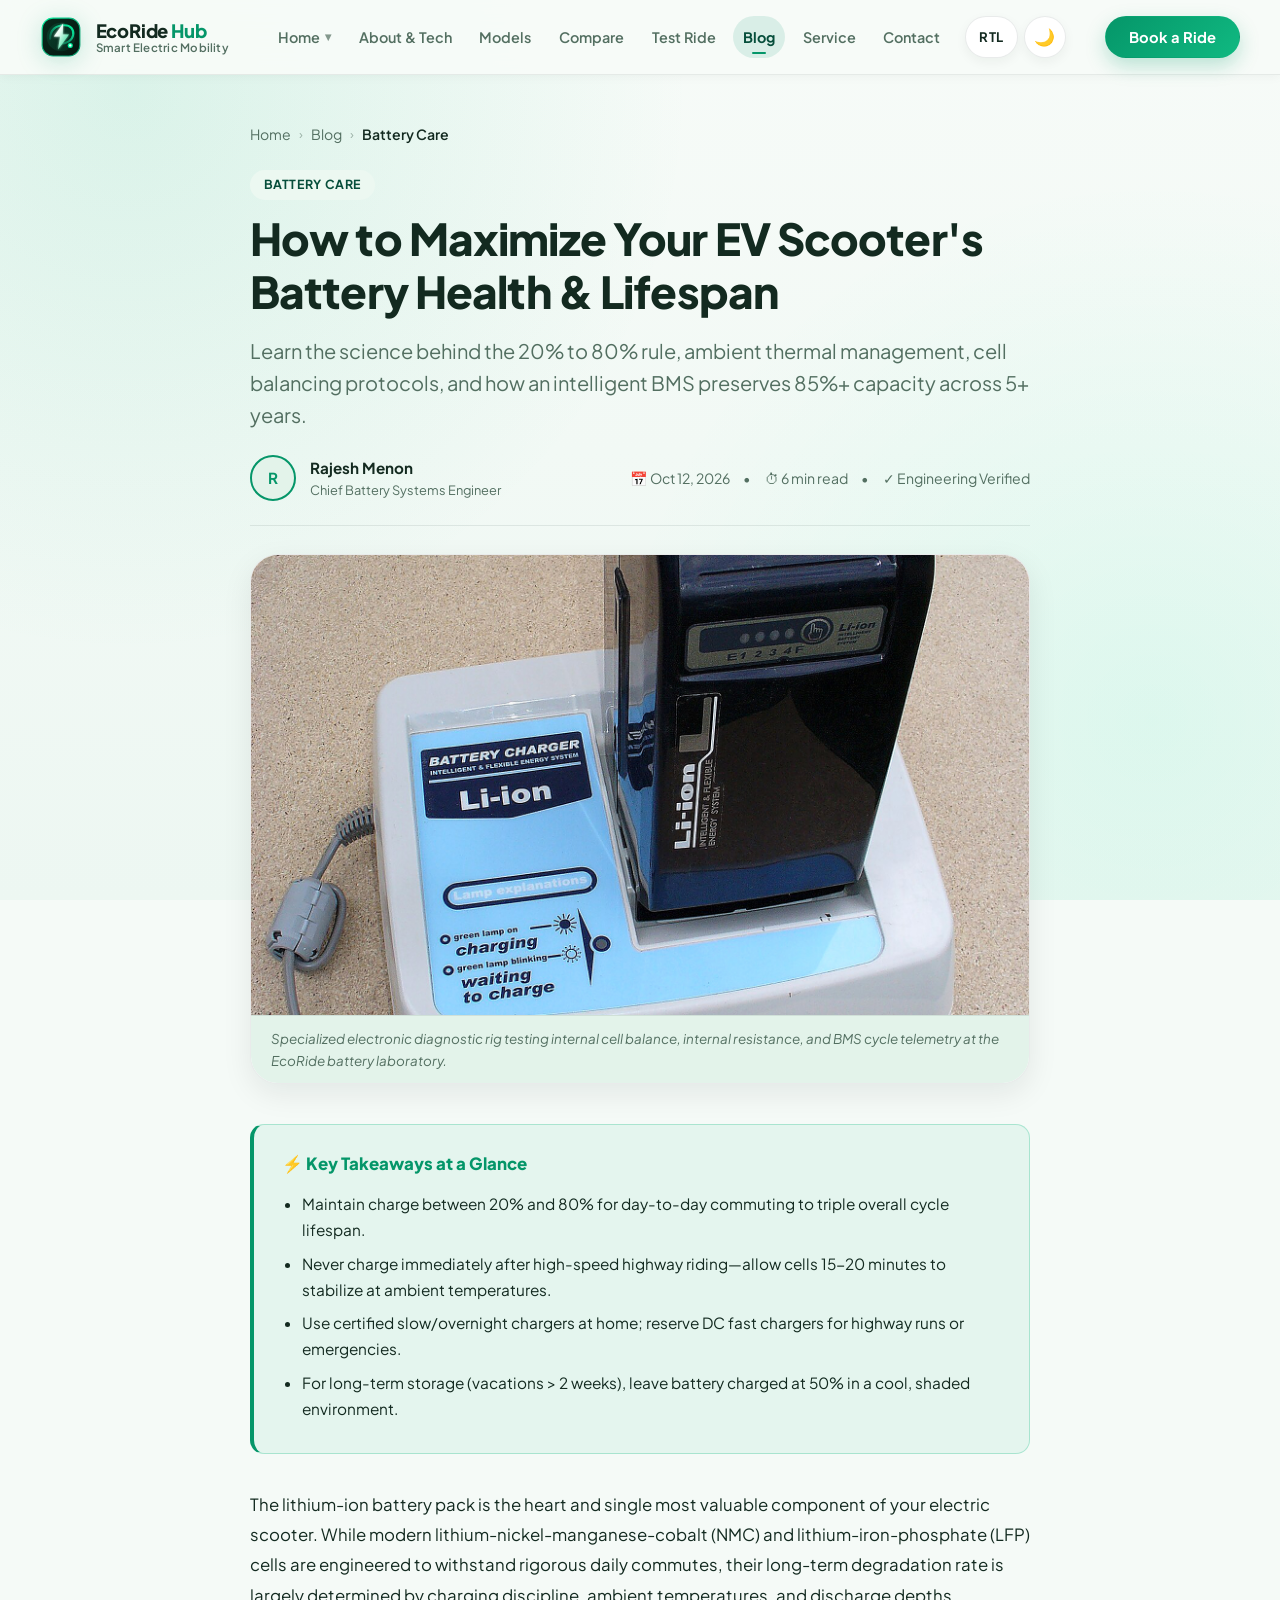
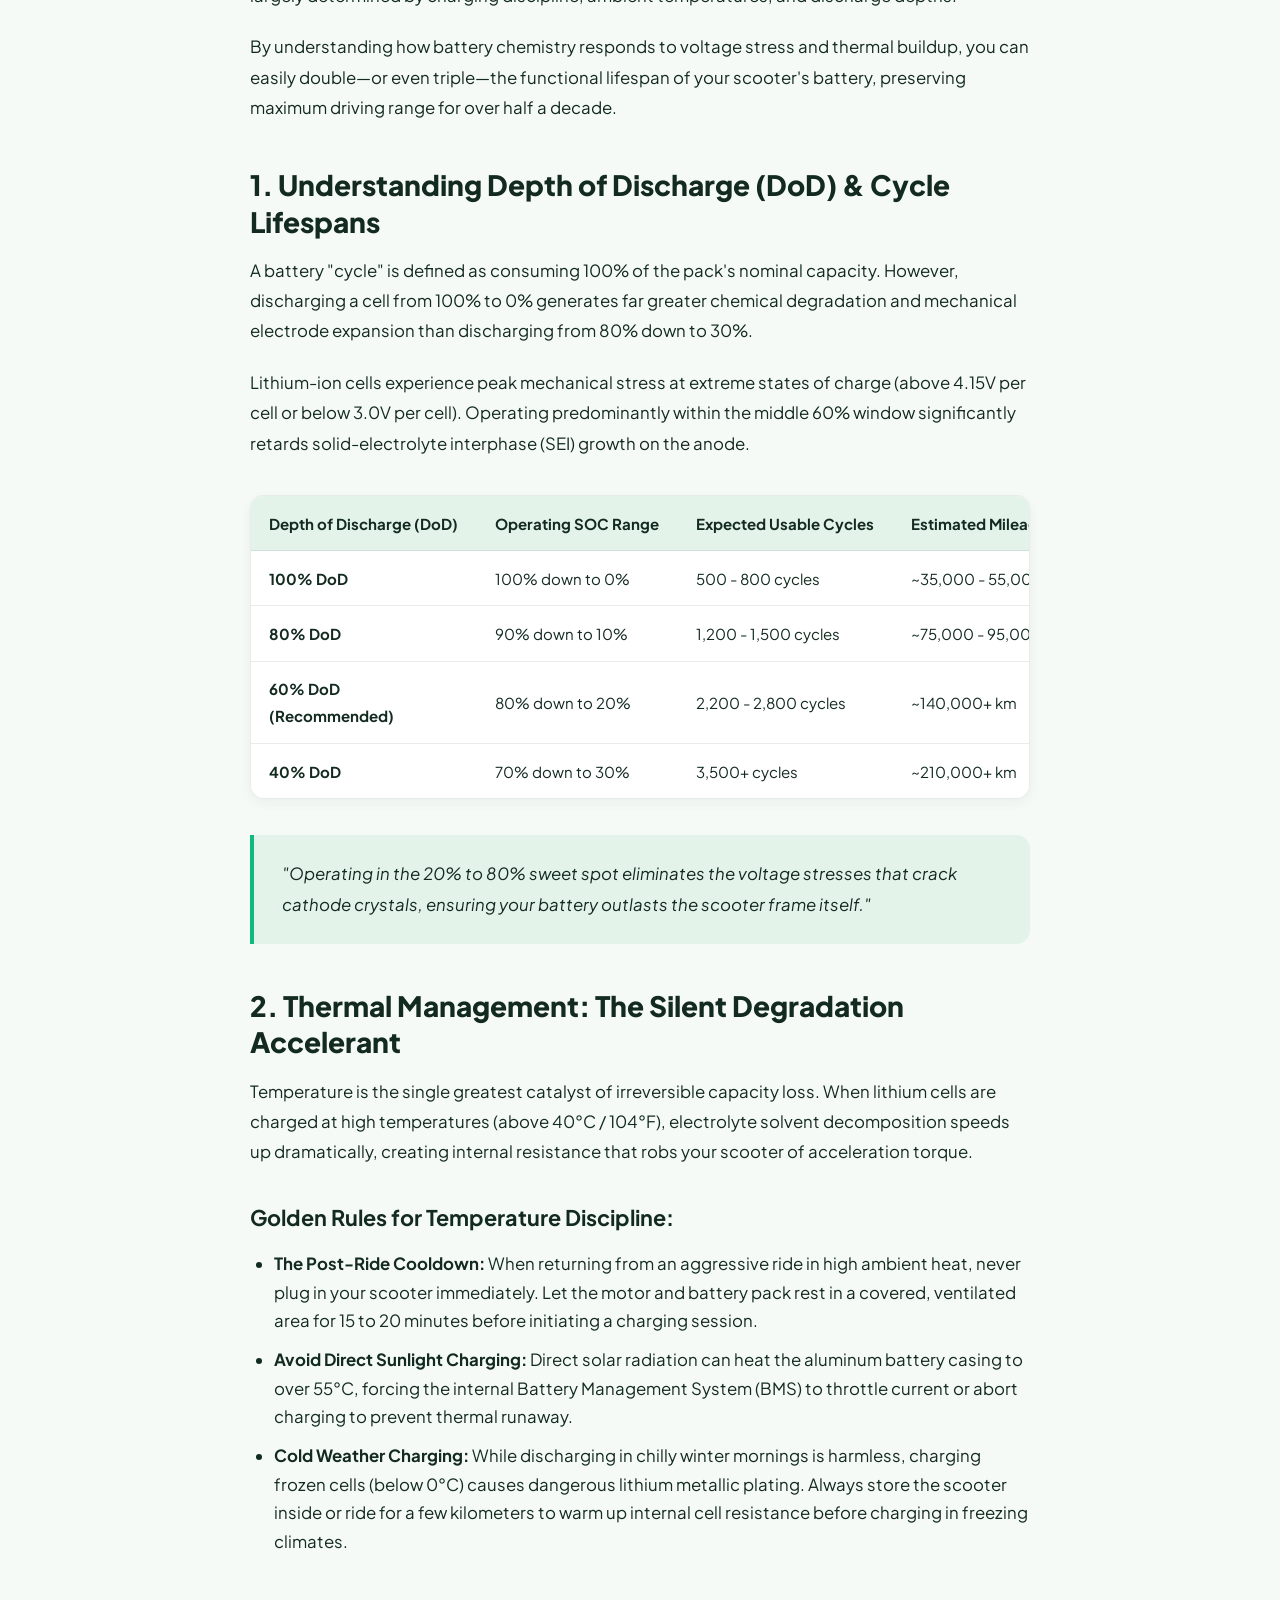
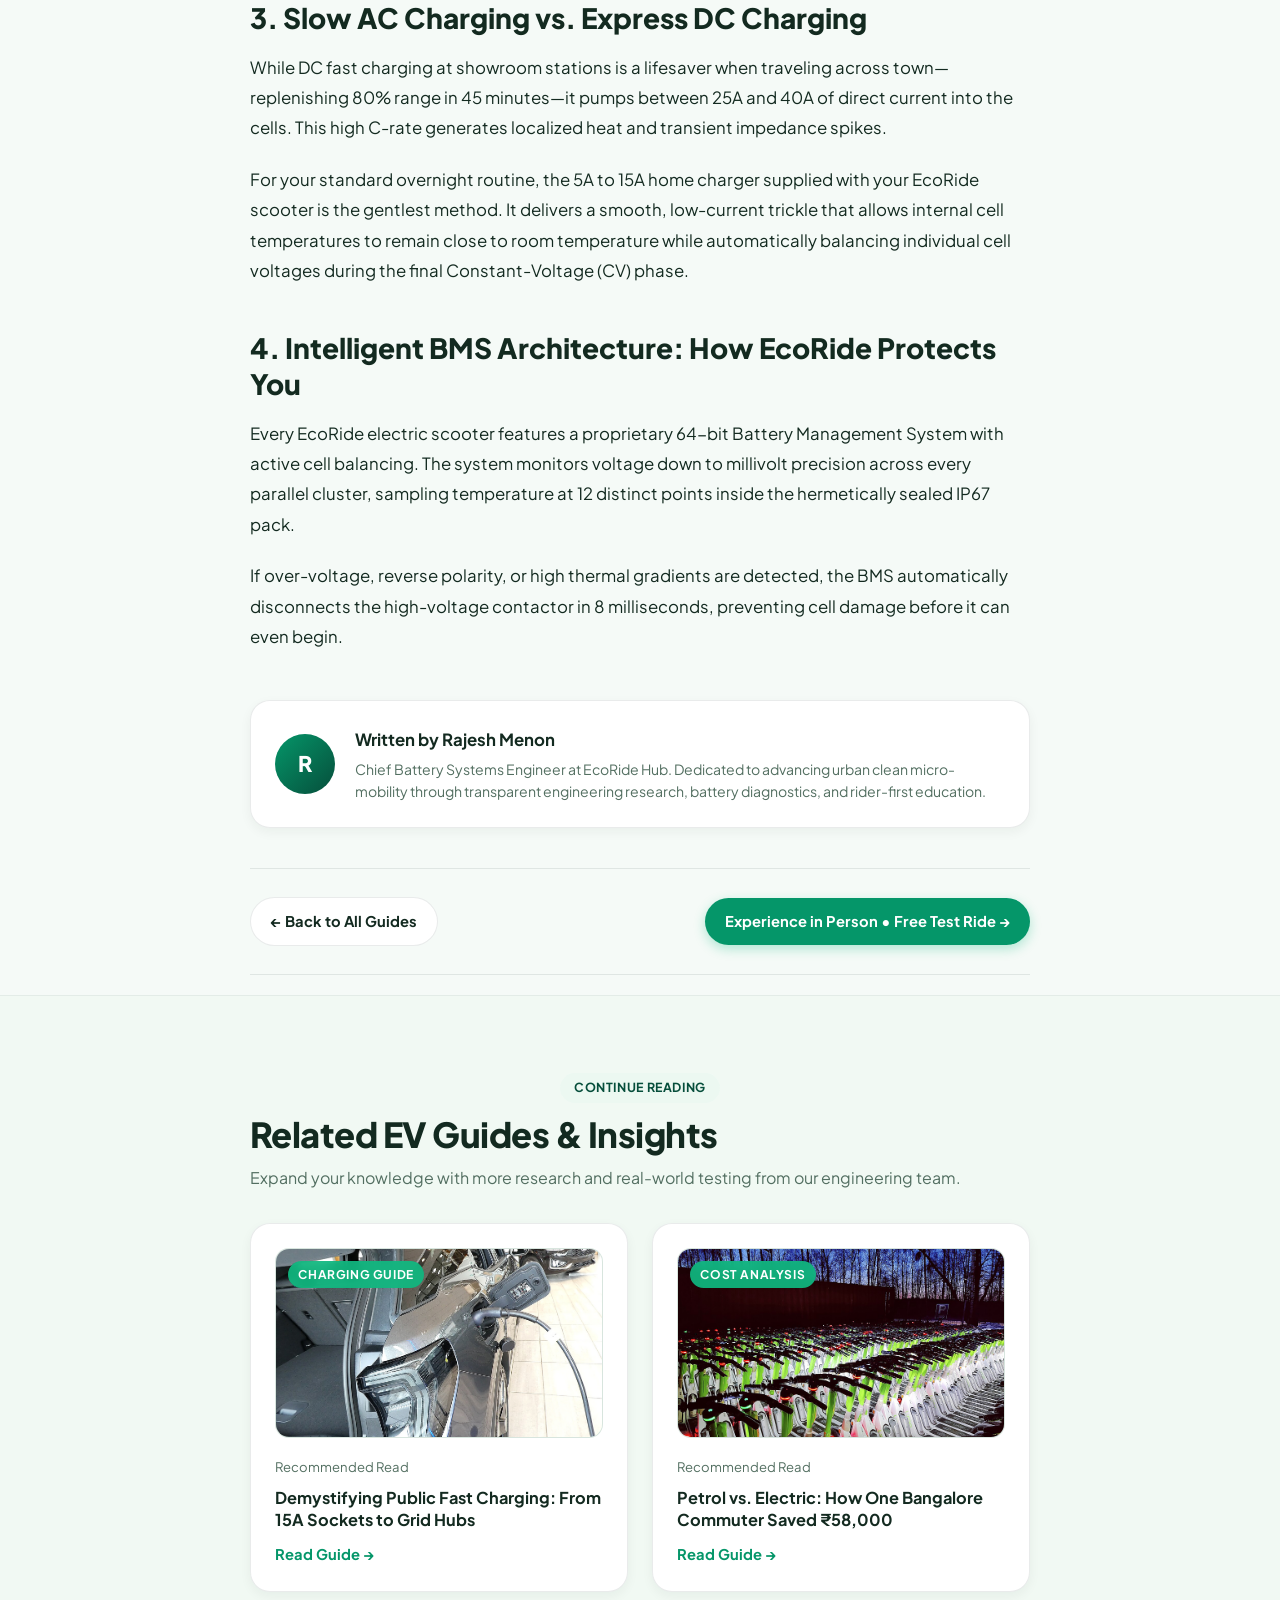
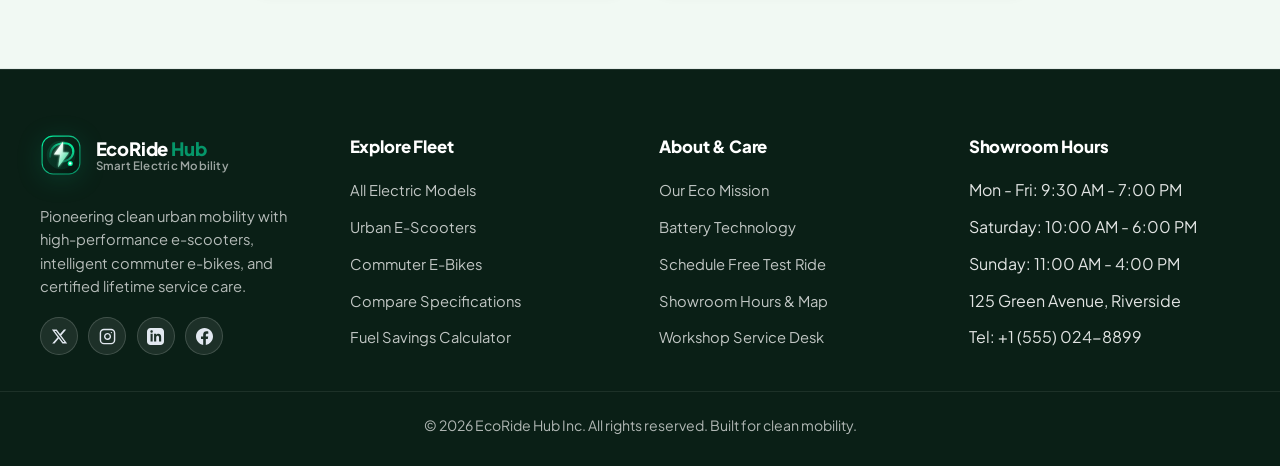
<file: blog-battery-care.html>
<!DOCTYPE html>
<html lang="en" dir="ltr" data-theme="light">
<head>
  <meta charset="UTF-8">
  <meta name="viewport" content="width=device-width, initial-scale=1.0">
  <meta name="description" content="Essential guide to lithium-ion battery care: depth of discharge, temperature management, smart BMS protection, and charging habits to ensure 2,000+ cycles.">
  <title>How to Maximize Your EV Scooter's Battery Health & Lifespan &mdash; EcoRide Hub Blog</title>
  <link rel="icon" type="image/svg+xml" href="assets/images/favicon.svg">
  <link rel="preconnect" href="https://fonts.googleapis.com">
  <link rel="preconnect" href="https://fonts.gstatic.com" crossorigin>
  <link href="https://fonts.googleapis.com/css2?family=Plus+Jakarta+Sans:wght@400;500;600;700;800&display=swap" rel="stylesheet">
  <link rel="stylesheet" href="assets/css/styles.css">
</head>
<body>
  <div class="page-shell">
    <a class="skip-link" href="#main-content">Skip to content</a>

<header class="site-header">
      <div class="container header-bar">
        <a class="brand" href="index.html" aria-label="EcoRide Hub home">
          <span class="brand-mark">
            <img src="assets/images/logo.svg" alt="EcoRide Hub Logo" class="brand-logo-img">
          </span>
          <div class="brand-text">
            <span class="brand-title">EcoRide <span>Hub</span></span>
            <span class="brand-sub">Smart Electric Mobility</span>
          </div>
        </a>

        <nav class="site-nav" aria-label="Main navigation" data-site-nav>
          <div class="nav-dropdown" data-nav-dropdown>
            <button type="button" class="nav-dropdown-toggle" aria-expanded="false" aria-haspopup="true" data-dropdown-toggle>
              <span>Home</span>
              <span class="dropdown-arrow">&#9662;</span>
            </button>
            <div class="nav-dropdown-menu" role="menu">
              <a href="index.html" class="nav-dropdown-item" role="menuitem">
                <div class="dropdown-item-header">
                  <span class="dropdown-item-title">Home 1 &bull; Urban Commuters</span>
                  <span class="dropdown-item-tag">Flagship</span>
                </div>
                <p class="dropdown-item-desc">Smart cockpit display, daily commuter fleet &amp; specs</p>
              </a>
              <a href="home-2.html" class="nav-dropdown-item" role="menuitem">
                <div class="dropdown-item-header">
                  <span class="dropdown-item-title">Home 2 &bull; Hyper Performance</span>
                  <span class="dropdown-item-tag tag-hyper">New</span>
                </div>
                <p class="dropdown-item-desc">Dual-motor power, fast charging hubs &amp; 2026 fleet</p>
              </a>
            </div>
          </div>
          <a href="about.html">About &amp; Tech</a>
          <a href="products.html">Models</a>
          <a href="compare.html">Compare</a>
          <a href="booking.html">Test Ride</a>
          <a href="blog.html" class="active">Blog</a>
          <a href="service.html">Service</a>
          <a href="contact.html">Contact</a>
          <div class="nav-util-group">
            <button type="button" class="nav-btn-util" id="rtl-toggle" aria-label="Toggle RTL layout" title="Switch text direction (RTL / LTR)">
              <span class="util-text" id="rtl-text">RTL</span>
            </button>
            <button type="button" class="nav-btn-util" id="theme-toggle" aria-label="Toggle dark/light theme" title="Toggle dark / light theme">
              <span class="theme-icon" id="theme-icon">&#127769;</span>
            </button>
          </div>
        </nav>

        <div class="header-actions">
          <a class="button button-nav" href="booking.html">Book a Ride</a>
          <button class="nav-toggle" type="button" aria-label="Toggle navigation" aria-expanded="false" data-nav-toggle>
            <span></span>
            <span></span>
            <span></span>
          </button>
        </div>
      </div>
    </header>

    <main id="main-content">
      <!-- ARTICLE HEADER SECTION -->
      <section class="article-header-section">
        <div class="container article-container">
          <!-- BREADCRUMBS -->
          <nav class="article-breadcrumbs" aria-label="Breadcrumbs">
            <a href="index.html">Home</a>
            <span class="breadcrumb-sep">&rsaquo;</span>
            <a href="blog.html">Blog</a>
            <span class="breadcrumb-sep">&rsaquo;</span>
            <span class="current">Battery Care</span>
          </nav>

          <div class="article-header">
            <span class="badge-tag">Battery Care</span>
            <h1>How to Maximize Your EV Scooter's Battery Health & Lifespan</h1>
            <p class="article-subtitle">Learn the science behind the 20% to 80% rule, ambient thermal management, cell balancing protocols, and how an intelligent BMS preserves 85%+ capacity across 5+ years.</p>

            <div class="article-meta-header">
              <div class="article-author-info">
                <div class="article-author-avatar">
                  R
                </div>
                <div class="article-author-meta">
                  <span class="article-author-name">Rajesh Menon</span>
                  <span class="article-author-role">Chief Battery Systems Engineer</span>
                </div>
              </div>
              <div class="article-detail-meta">
                <span>&#128197; Oct 12, 2026</span>
                <span>&bull;</span>
                <span>&#9201; 6 min read</span>
                <span>&bull;</span>
                <span>&#10003; Engineering Verified</span>
              </div>
            </div>
          </div>

          <!-- FEATURED HERO IMAGE (HALF CARD / HERO MEDIA) -->
          <div class="article-hero-banner">
            <img src="assets/images/blog-battery-care.jpg" alt="Smart lithium-ion battery pack connected to specialized electronic diagnostic charger">
            <div class="article-hero-caption">Specialized electronic diagnostic rig testing internal cell balance, internal resistance, and BMS cycle telemetry at the EcoRide battery laboratory.</div>
          </div>

          <!-- ARTICLE BODY -->
          <article class="article-body">
            <!-- KEY TAKEAWAYS CALLOUT -->
            <div class="article-takeaways-card">
              <h4>&#9889; Key Takeaways at a Glance</h4>
              <ul>
                <li>Maintain charge between 20% and 80% for day-to-day commuting to triple overall cycle lifespan.</li><li>Never charge immediately after high-speed highway riding&mdash;allow cells 15-20 minutes to stabilize at ambient temperatures.</li><li>Use certified slow/overnight chargers at home; reserve DC fast chargers for highway runs or emergencies.</li><li>For long-term storage (vacations > 2 weeks), leave battery charged at 50% in a cool, shaded environment.</li>
              </ul>
            </div>

            
          <p>The lithium-ion battery pack is the heart and single most valuable component of your electric scooter. While modern lithium-nickel-manganese-cobalt (NMC) and lithium-iron-phosphate (LFP) cells are engineered to withstand rigorous daily commutes, their long-term degradation rate is largely determined by charging discipline, ambient temperatures, and discharge depths.</p>

          <p>By understanding how battery chemistry responds to voltage stress and thermal buildup, you can easily double&mdash;or even triple&mdash;the functional lifespan of your scooter's battery, preserving maximum driving range for over half a decade.</p>

          <h2>1. Understanding Depth of Discharge (DoD) & Cycle Lifespans</h2>
          <p>A battery "cycle" is defined as consuming 100% of the pack's nominal capacity. However, discharging a cell from 100% to 0% generates far greater chemical degradation and mechanical electrode expansion than discharging from 80% down to 30%.</p>

          <p>Lithium-ion cells experience peak mechanical stress at extreme states of charge (above 4.15V per cell or below 3.0V per cell). Operating predominantly within the middle 60% window significantly retards solid-electrolyte interphase (SEI) growth on the anode.</p>

          <div class="article-table-card">
            <table class="article-data-table">
              <thead>
                <tr>
                  <th>Depth of Discharge (DoD)</th>
                  <th>Operating SOC Range</th>
                  <th>Expected Usable Cycles</th>
                  <th>Estimated Mileage Lifespan</th>
                </tr>
              </thead>
              <tbody>
                <tr>
                  <td><strong>100% DoD</strong></td>
                  <td>100% down to 0%</td>
                  <td>500 - 800 cycles</td>
                  <td>~35,000 - 55,000 km</td>
                </tr>
                <tr>
                  <td><strong>80% DoD</strong></td>
                  <td>90% down to 10%</td>
                  <td>1,200 - 1,500 cycles</td>
                  <td>~75,000 - 95,000 km</td>
                </tr>
                <tr>
                  <td><strong>60% DoD (Recommended)</strong></td>
                  <td>80% down to 20%</td>
                  <td>2,200 - 2,800 cycles</td>
                  <td>~140,000+ km</td>
                </tr>
                <tr>
                  <td><strong>40% DoD</strong></td>
                  <td>70% down to 30%</td>
                  <td>3,500+ cycles</td>
                  <td>~210,000+ km</td>
                </tr>
              </tbody>
            </table>
          </div>

          <p class="article-callout-quote">"Operating in the 20% to 80% sweet spot eliminates the voltage stresses that crack cathode crystals, ensuring your battery outlasts the scooter frame itself."</p>

          <h2>2. Thermal Management: The Silent Degradation Accelerant</h2>
          <p>Temperature is the single greatest catalyst of irreversible capacity loss. When lithium cells are charged at high temperatures (above 40&deg;C / 104&deg;F), electrolyte solvent decomposition speeds up dramatically, creating internal resistance that robs your scooter of acceleration torque.</p>

          <h3>Golden Rules for Temperature Discipline:</h3>
          <ul>
            <li><strong>The Post-Ride Cooldown:</strong> When returning from an aggressive ride in high ambient heat, never plug in your scooter immediately. Let the motor and battery pack rest in a covered, ventilated area for 15 to 20 minutes before initiating a charging session.</li>
            <li><strong>Avoid Direct Sunlight Charging:</strong> Direct solar radiation can heat the aluminum battery casing to over 55&deg;C, forcing the internal Battery Management System (BMS) to throttle current or abort charging to prevent thermal runaway.</li>
            <li><strong>Cold Weather Charging:</strong> While discharging in chilly winter mornings is harmless, charging frozen cells (below 0&deg;C) causes dangerous lithium metallic plating. Always store the scooter inside or ride for a few kilometers to warm up internal cell resistance before charging in freezing climates.</li>
          </ul>

          <h2>3. Slow AC Charging vs. Express DC Charging</h2>
          <p>While DC fast charging at showroom stations is a lifesaver when traveling across town&mdash;replenishing 80% range in 45 minutes&mdash;it pumps between 25A and 40A of direct current into the cells. This high C-rate generates localized heat and transient impedance spikes.</p>

          <p>For your standard overnight routine, the 5A to 15A home charger supplied with your EcoRide scooter is the gentlest method. It delivers a smooth, low-current trickle that allows internal cell temperatures to remain close to room temperature while automatically balancing individual cell voltages during the final Constant-Voltage (CV) phase.</p>

          <h2>4. Intelligent BMS Architecture: How EcoRide Protects You</h2>
          <p>Every EcoRide electric scooter features a proprietary 64-bit Battery Management System with active cell balancing. The system monitors voltage down to millivolt precision across every parallel cluster, sampling temperature at 12 distinct points inside the hermetically sealed IP67 pack.</p>
          <p>If over-voltage, reverse polarity, or high thermal gradients are detected, the BMS automatically disconnects the high-voltage contactor in 8 milliseconds, preventing cell damage before it can even begin.</p>
        

            <!-- AUTHOR BIO BOX -->
            <div class="article-author-box">
              <div class="article-author-box-avatar">
                R
              </div>
              <div class="article-author-box-content">
                <h4>Written by Rajesh Menon</h4>
                <p>Chief Battery Systems Engineer at EcoRide Hub. Dedicated to advancing urban clean micro-mobility through transparent engineering research, battery diagnostics, and rider-first education.</p>
              </div>
            </div>

            <!-- ARTICLE FOOTER NAVIGATION -->
            <div class="article-footer-nav">
              <a href="blog.html" class="article-btn-back">&larr; Back to All Guides</a>
              <a href="booking.html" class="article-btn-action">Experience in Person &bull; Free Test Ride &rarr;</a>
            </div>
          </article>
        </div>
      </section>

      <!-- RELATED ARTICLES SECTION -->
      <section class="section section-alt">
        <div class="container article-container">
          <div class="section-heading" style="text-align: left; margin-bottom: 2rem;">
            <span class="badge-tag">Continue Reading</span>
            <h2>Related EV Guides &amp; Insights</h2>
            <p>Expand your knowledge with more research and real-world testing from our engineering team.</p>
          </div>

          <div class="grid grid-2">
            
            <article class="card feature-card blog-card">
              <div class="card-media-top">
                <span class="blog-badge-tag">Charging Guide</span>
                <a href="blog-charging-guide.html" aria-label="Read guide: Demystifying Public Fast Charging: From 15A Sockets to Grid Hubs">
                  <img src="assets/images/blog-charging-guide.jpg" alt="Demystifying Public Fast Charging: From 15A Sockets to Grid Hubs">
                </a>
              </div>
              <div class="blog-meta">
                <span>Recommended Read</span>
              </div>
              <h3><a href="blog-charging-guide.html" class="blog-title-link">Demystifying Public Fast Charging: From 15A Sockets to Grid Hubs</a></h3>
              <a href="blog-charging-guide.html" class="blog-read-link">Read Guide &rarr;</a>
            </article>
        
            <article class="card feature-card blog-card">
              <div class="card-media-top">
                <span class="blog-badge-tag">Cost Analysis</span>
                <a href="blog-commute-savings.html" aria-label="Read guide: Petrol vs. Electric: How One Bangalore Commuter Saved &#8377;58,000">
                  <img src="assets/images/blog-commute-savings.jpg" alt="Petrol vs. Electric: How One Bangalore Commuter Saved &#8377;58,000">
                </a>
              </div>
              <div class="blog-meta">
                <span>Recommended Read</span>
              </div>
              <h3><a href="blog-commute-savings.html" class="blog-title-link">Petrol vs. Electric: How One Bangalore Commuter Saved &#8377;58,000</a></h3>
              <a href="blog-commute-savings.html" class="blog-read-link">Read Guide &rarr;</a>
            </article>
        
          </div>
        </div>
      </section>
    </main>

<footer class="site-footer">
      <div class="container footer-grid">
        <div>
          <a class="brand" href="index.html">
            <span class="brand-mark">
              <img src="assets/images/logo.svg" alt="EcoRide Hub Logo" class="brand-logo-img">
            </span>
            <div class="brand-text">
              <span class="brand-title">EcoRide <span>Hub</span></span>
              <span class="brand-sub">Smart Electric Mobility</span>
            </div>
          </a>
          <p class="footer-desc">
            Pioneering clean urban mobility with high-performance e-scooters, intelligent commuter e-bikes, and certified lifetime service care.
          </p>
          <div class="footer-socials" aria-label="EcoRide Social Media Links">
            <a href="https://x.com" target="_blank" rel="noopener noreferrer" class="social-icon-btn" aria-label="EcoRide Hub on X (formerly Twitter)" title="X (Twitter)">
              <svg width="17" height="17" viewBox="0 0 24 24" fill="currentColor" aria-hidden="true"><path d="M18.244 2.25h3.308l-7.227 8.26 8.502 11.24H16.17l-5.214-6.817L4.99 21.75H1.68l7.73-8.835L1.254 2.25H8.08l4.713 6.231zm-1.161 17.52h1.833L7.084 4.126H5.117z"/></svg>
            </a>
            <a href="https://instagram.com" target="_blank" rel="noopener noreferrer" class="social-icon-btn" aria-label="EcoRide Hub on Instagram" title="Instagram">
              <svg width="17" height="17" viewBox="0 0 24 24" fill="none" stroke="currentColor" stroke-width="2" stroke-linecap="round" stroke-linejoin="round" aria-hidden="true"><rect x="2" y="2" width="20" height="20" rx="5" ry="5"/><path d="M16 11.37A4 4 0 1 1 12.63 8 4 4 0 0 1 16 11.37z"/><line x1="17.5" y1="6.5" x2="17.51" y2="6.5"/></svg>
            </a>
            <a href="https://linkedin.com" target="_blank" rel="noopener noreferrer" class="social-icon-btn" aria-label="EcoRide Hub on LinkedIn" title="LinkedIn">
              <svg width="17" height="17" viewBox="0 0 24 24" fill="currentColor" aria-hidden="true"><path d="M19 0h-14c-2.761 0-5 2.239-5 5v14c0 2.761 2.239 5 5 5h14c2.762 0 5-2.239 5-5v-14c0-2.761-2.238-5-5-5zm-11 19h-3v-11h3v11zm-1.5-12.268c-.966 0-1.75-.79-1.75-1.764s.784-1.764 1.75-1.764 1.75.79 1.75 1.764-.783 1.764-1.75 1.764zm13.5 12.268h-3v-5.604c0-3.368-4-3.113-4 0v5.604h-3v-11h3v1.765c1.396-2.586 7-2.777 7 2.476v6.759z"/></svg>
            </a>
            <a href="https://facebook.com" target="_blank" rel="noopener noreferrer" class="social-icon-btn" aria-label="EcoRide Hub on Facebook" title="Facebook">
              <svg width="17" height="17" viewBox="0 0 24 24" fill="currentColor" aria-hidden="true"><path d="M24 12.073c0-6.627-5.373-12-12-12s-12 5.373-12 12c0 5.99 4.388 10.954 10.125 11.854v-8.385H7.078v-3.47h3.047V9.43c0-3.007 1.792-4.669 4.533-4.669 1.312 0 2.686.235 2.686.235v2.953H15.83c-1.491 0-1.956.925-1.956 1.874v2.25h3.328l-.532 3.47h-2.796v8.385C19.612 23.027 24 18.062 24 12.073z"/></svg>
            </a>
          </div>
        </div>
        <div>
          <h3>Explore Fleet</h3>
          <ul class="footer-list">
            <li><a href="products.html">All Electric Models</a></li>
            <li><a href="products.html">Urban E-Scooters</a></li>
            <li><a href="products.html">Commuter E-Bikes</a></li>
            <li><a href="compare.html">Compare Specifications</a></li>
            <li><a href="compare.html">Fuel Savings Calculator</a></li>
          </ul>
        </div>
        <div>
          <h3>About &amp; Care</h3>
          <ul class="footer-list">
            <li><a href="about.html">Our Eco Mission</a></li>
            <li><a href="about.html">Battery Technology</a></li>
            <li><a href="booking.html">Schedule Free Test Ride</a></li>
            <li><a href="contact.html#showroom-map">Showroom Hours &amp; Map</a></li>
            <li><a href="contact.html">Workshop Service Desk</a></li>
          </ul>
        </div>
        <div>
          <h3>Showroom Hours</h3>
          <ul class="footer-list">
            <li>Mon - Fri: 9:30 AM - 7:00 PM</li>
            <li>Saturday: 10:00 AM - 6:00 PM</li>
            <li>Sunday: 11:00 AM - 4:00 PM</li>
            <li>125 Green Avenue, Riverside</li>
            <li>Tel: +1 (555) 024-8899</li>
          </ul>
        </div>
      </div>
      <div class="container footer-bottom">
        <p class="copyright-text">&copy; <span data-current-year></span> EcoRide Hub Inc. All rights reserved. Built for clean mobility.</p>
      </div>
    </footer>
  </div>

  <script src="assets/js/main.js"></script>
</body>
</html>
</file>
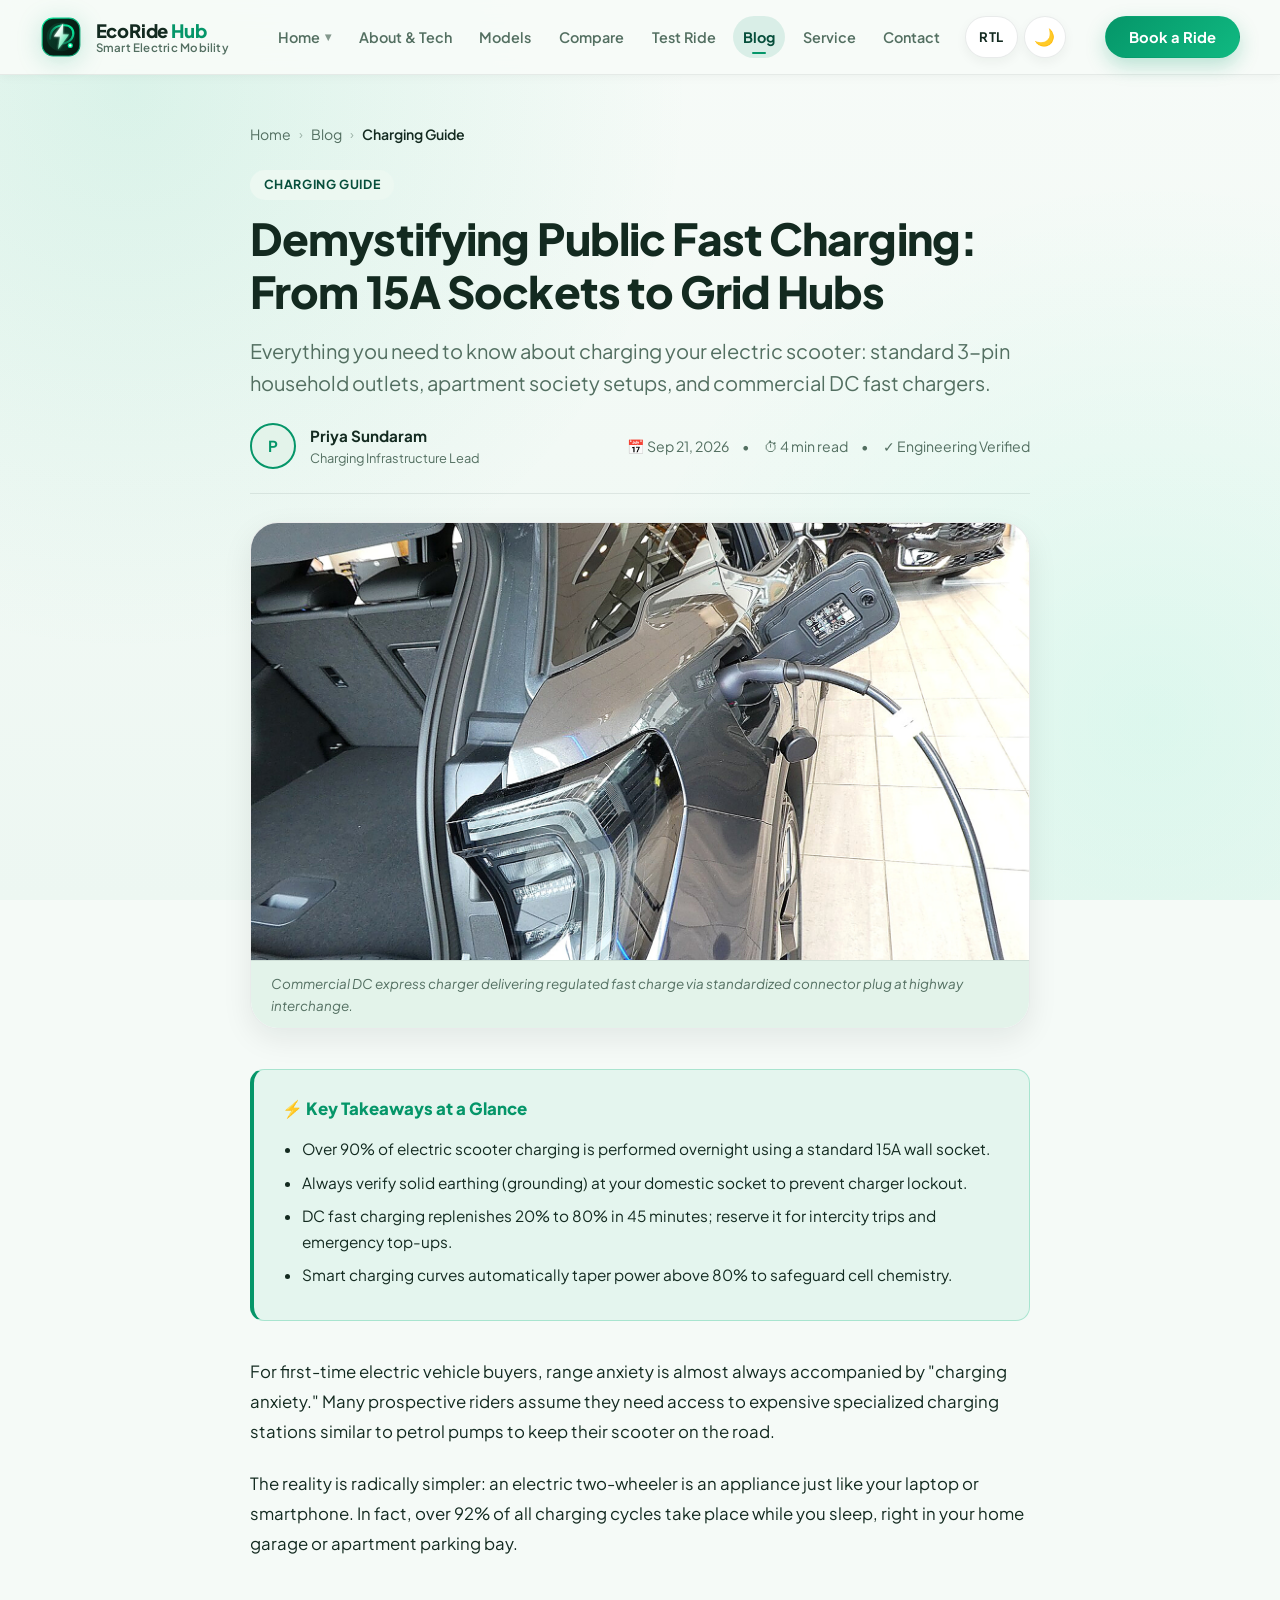
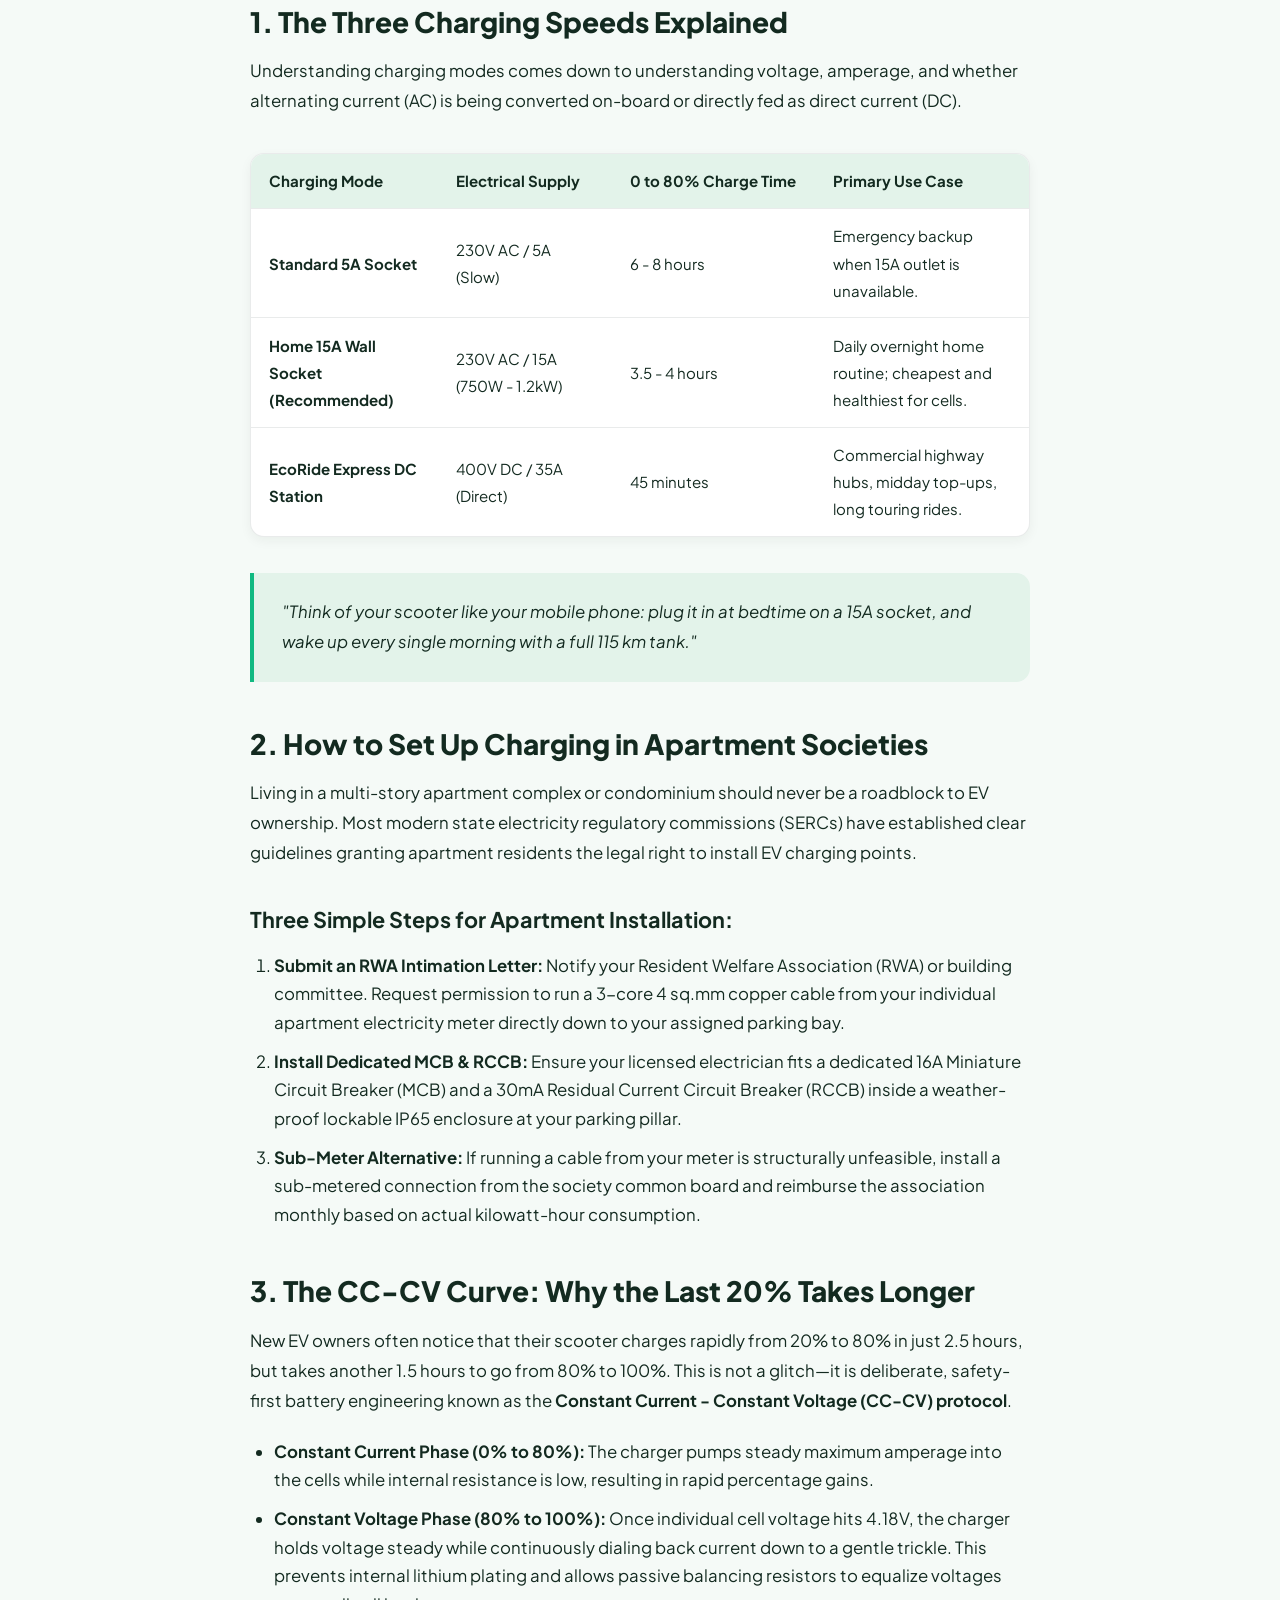
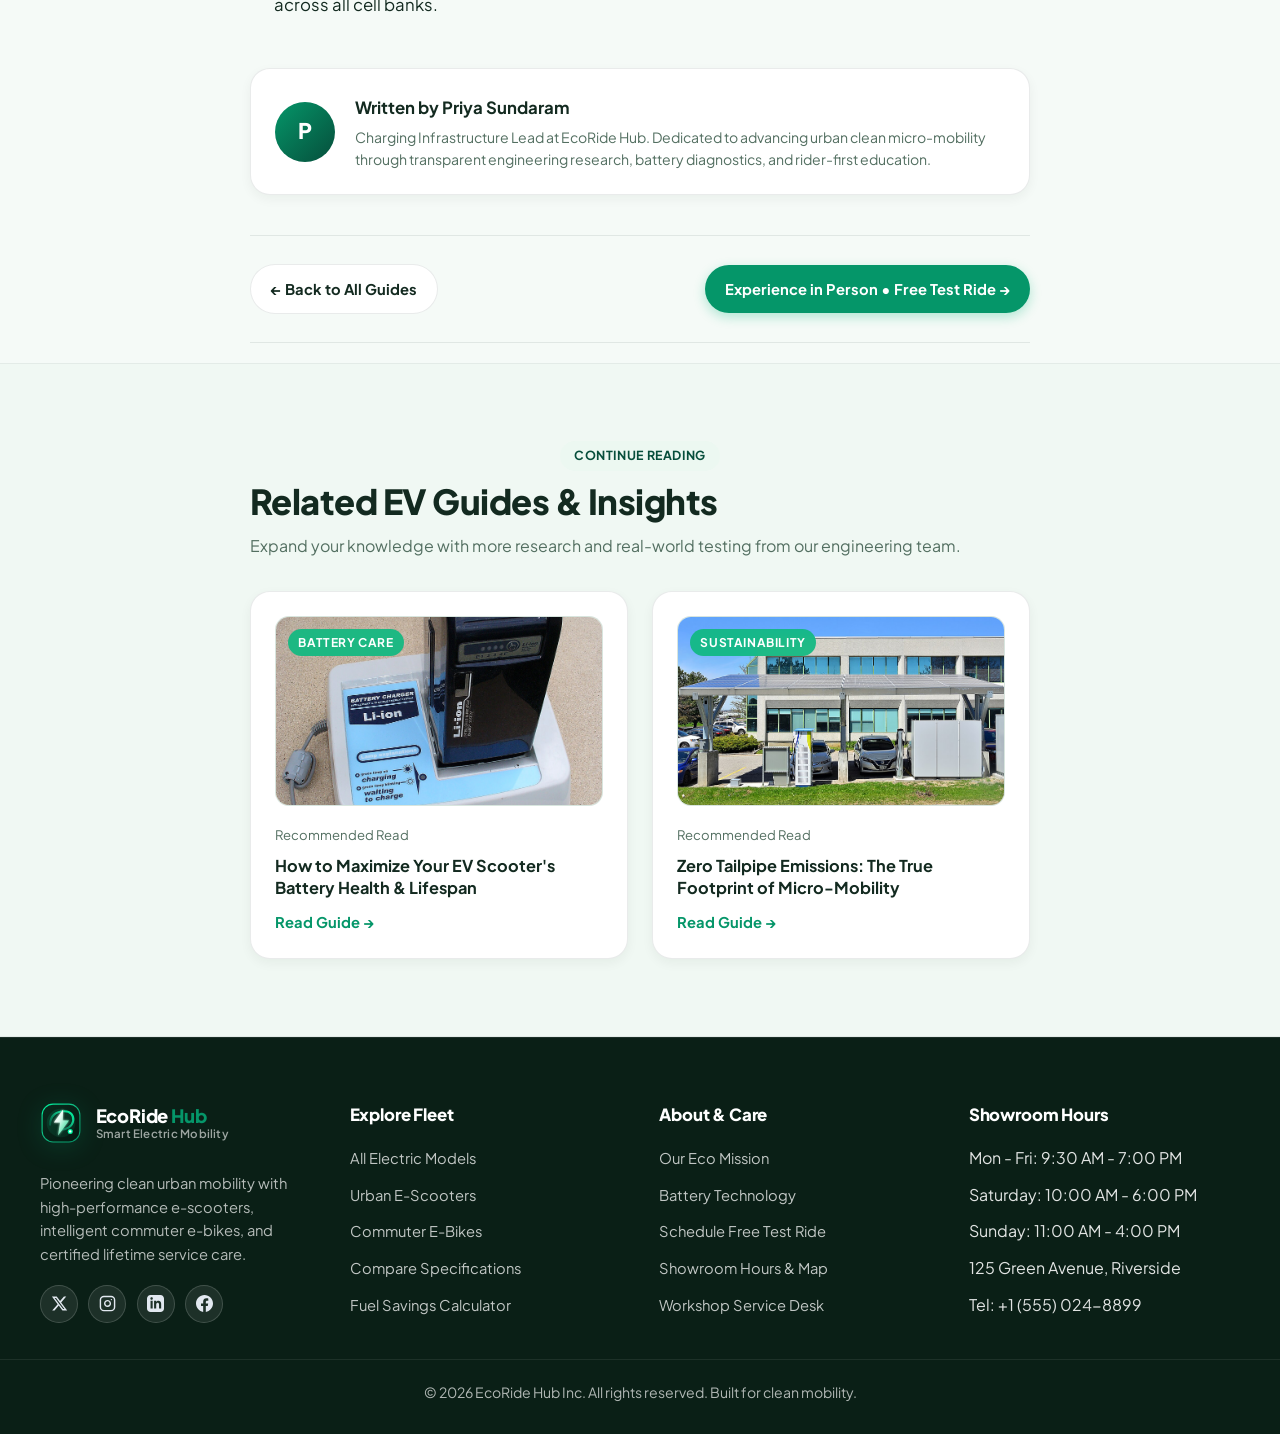
<file: blog-charging-guide.html>
<!DOCTYPE html>
<html lang="en" dir="ltr" data-theme="light">
<head>
  <meta charset="UTF-8">
  <meta name="viewport" content="width=device-width, initial-scale=1.0">
  <meta name="description" content="Step-by-step roadmap to electric scooter charging: domestic 15A wall sockets, residential society setup, public fast-charging curves, and safety protocols.">
  <title>Demystifying Public Fast Charging: From 15A Sockets to Grid Hubs &mdash; EcoRide Hub Blog</title>
  <link rel="icon" type="image/svg+xml" href="assets/images/favicon.svg">
  <link rel="preconnect" href="https://fonts.googleapis.com">
  <link rel="preconnect" href="https://fonts.gstatic.com" crossorigin>
  <link href="https://fonts.googleapis.com/css2?family=Plus+Jakarta+Sans:wght@400;500;600;700;800&display=swap" rel="stylesheet">
  <link rel="stylesheet" href="assets/css/styles.css">
</head>
<body>
  <div class="page-shell">
    <a class="skip-link" href="#main-content">Skip to content</a>

<header class="site-header">
      <div class="container header-bar">
        <a class="brand" href="index.html" aria-label="EcoRide Hub home">
          <span class="brand-mark">
            <img src="assets/images/logo.svg" alt="EcoRide Hub Logo" class="brand-logo-img">
          </span>
          <div class="brand-text">
            <span class="brand-title">EcoRide <span>Hub</span></span>
            <span class="brand-sub">Smart Electric Mobility</span>
          </div>
        </a>

        <nav class="site-nav" aria-label="Main navigation" data-site-nav>
          <div class="nav-dropdown" data-nav-dropdown>
            <button type="button" class="nav-dropdown-toggle" aria-expanded="false" aria-haspopup="true" data-dropdown-toggle>
              <span>Home</span>
              <span class="dropdown-arrow">&#9662;</span>
            </button>
            <div class="nav-dropdown-menu" role="menu">
              <a href="index.html" class="nav-dropdown-item" role="menuitem">
                <div class="dropdown-item-header">
                  <span class="dropdown-item-title">Home 1 &bull; Urban Commuters</span>
                  <span class="dropdown-item-tag">Flagship</span>
                </div>
                <p class="dropdown-item-desc">Smart cockpit display, daily commuter fleet &amp; specs</p>
              </a>
              <a href="home-2.html" class="nav-dropdown-item" role="menuitem">
                <div class="dropdown-item-header">
                  <span class="dropdown-item-title">Home 2 &bull; Hyper Performance</span>
                  <span class="dropdown-item-tag tag-hyper">New</span>
                </div>
                <p class="dropdown-item-desc">Dual-motor power, fast charging hubs &amp; 2026 fleet</p>
              </a>
            </div>
          </div>
          <a href="about.html">About &amp; Tech</a>
          <a href="products.html">Models</a>
          <a href="compare.html">Compare</a>
          <a href="booking.html">Test Ride</a>
          <a href="blog.html" class="active">Blog</a>
          <a href="service.html">Service</a>
          <a href="contact.html">Contact</a>
          <div class="nav-util-group">
            <button type="button" class="nav-btn-util" id="rtl-toggle" aria-label="Toggle RTL layout" title="Switch text direction (RTL / LTR)">
              <span class="util-text" id="rtl-text">RTL</span>
            </button>
            <button type="button" class="nav-btn-util" id="theme-toggle" aria-label="Toggle dark/light theme" title="Toggle dark / light theme">
              <span class="theme-icon" id="theme-icon">&#127769;</span>
            </button>
          </div>
        </nav>

        <div class="header-actions">
          <a class="button button-nav" href="booking.html">Book a Ride</a>
          <button class="nav-toggle" type="button" aria-label="Toggle navigation" aria-expanded="false" data-nav-toggle>
            <span></span>
            <span></span>
            <span></span>
          </button>
        </div>
      </div>
    </header>

    <main id="main-content">
      <!-- ARTICLE HEADER SECTION -->
      <section class="article-header-section">
        <div class="container article-container">
          <!-- BREADCRUMBS -->
          <nav class="article-breadcrumbs" aria-label="Breadcrumbs">
            <a href="index.html">Home</a>
            <span class="breadcrumb-sep">&rsaquo;</span>
            <a href="blog.html">Blog</a>
            <span class="breadcrumb-sep">&rsaquo;</span>
            <span class="current">Charging Guide</span>
          </nav>

          <div class="article-header">
            <span class="badge-tag">Charging Guide</span>
            <h1>Demystifying Public Fast Charging: From 15A Sockets to Grid Hubs</h1>
            <p class="article-subtitle">Everything you need to know about charging your electric scooter: standard 3-pin household outlets, apartment society setups, and commercial DC fast chargers.</p>

            <div class="article-meta-header">
              <div class="article-author-info">
                <div class="article-author-avatar">
                  P
                </div>
                <div class="article-author-meta">
                  <span class="article-author-name">Priya Sundaram</span>
                  <span class="article-author-role">Charging Infrastructure Lead</span>
                </div>
              </div>
              <div class="article-detail-meta">
                <span>&#128197; Sep 21, 2026</span>
                <span>&bull;</span>
                <span>&#9201; 4 min read</span>
                <span>&bull;</span>
                <span>&#10003; Engineering Verified</span>
              </div>
            </div>
          </div>

          <!-- FEATURED HERO IMAGE (HALF CARD / HERO MEDIA) -->
          <div class="article-hero-banner">
            <img src="assets/images/blog-charging-guide.jpg" alt="Type-2 fast charging cable connector plugged into modern electric vehicle charging station">
            <div class="article-hero-caption">Commercial DC express charger delivering regulated fast charge via standardized connector plug at highway interchange.</div>
          </div>

          <!-- ARTICLE BODY -->
          <article class="article-body">
            <!-- KEY TAKEAWAYS CALLOUT -->
            <div class="article-takeaways-card">
              <h4>&#9889; Key Takeaways at a Glance</h4>
              <ul>
                <li>Over 90% of electric scooter charging is performed overnight using a standard 15A wall socket.</li><li>Always verify solid earthing (grounding) at your domestic socket to prevent charger lockout.</li><li>DC fast charging replenishes 20% to 80% in 45 minutes; reserve it for intercity trips and emergency top-ups.</li><li>Smart charging curves automatically taper power above 80% to safeguard cell chemistry.</li>
              </ul>
            </div>

            
          <p>For first-time electric vehicle buyers, range anxiety is almost always accompanied by "charging anxiety." Many prospective riders assume they need access to expensive specialized charging stations similar to petrol pumps to keep their scooter on the road.</p>

          <p>The reality is radically simpler: an electric two-wheeler is an appliance just like your laptop or smartphone. In fact, over 92% of all charging cycles take place while you sleep, right in your home garage or apartment parking bay.</p>

          <h2>1. The Three Charging Speeds Explained</h2>
          <p>Understanding charging modes comes down to understanding voltage, amperage, and whether alternating current (AC) is being converted on-board or directly fed as direct current (DC).</p>

          <div class="article-table-card">
            <table class="article-data-table">
              <thead>
                <tr>
                  <th>Charging Mode</th>
                  <th>Electrical Supply</th>
                  <th>0 to 80% Charge Time</th>
                  <th>Primary Use Case</th>
                </tr>
              </thead>
              <tbody>
                <tr>
                  <td><strong>Standard 5A Socket</strong></td>
                  <td>230V AC / 5A (Slow)</td>
                  <td>6 - 8 hours</td>
                  <td>Emergency backup when 15A outlet is unavailable.</td>
                </tr>
                <tr>
                  <td><strong>Home 15A Wall Socket (Recommended)</strong></td>
                  <td>230V AC / 15A (750W - 1.2kW)</td>
                  <td>3.5 - 4 hours</td>
                  <td>Daily overnight home routine; cheapest and healthiest for cells.</td>
                </tr>
                <tr>
                  <td><strong>EcoRide Express DC Station</strong></td>
                  <td>400V DC / 35A (Direct)</td>
                  <td>45 minutes</td>
                  <td>Commercial highway hubs, midday top-ups, long touring rides.</td>
                </tr>
              </tbody>
            </table>
          </div>

          <p class="article-callout-quote">"Think of your scooter like your mobile phone: plug it in at bedtime on a 15A socket, and wake up every single morning with a full 115 km tank."</p>

          <h2>2. How to Set Up Charging in Apartment Societies</h2>
          <p>Living in a multi-story apartment complex or condominium should never be a roadblock to EV ownership. Most modern state electricity regulatory commissions (SERCs) have established clear guidelines granting apartment residents the legal right to install EV charging points.</p>

          <h3>Three Simple Steps for Apartment Installation:</h3>
          <ol>
            <li><strong>Submit an RWA Intimation Letter:</strong> Notify your Resident Welfare Association (RWA) or building committee. Request permission to run a 3-core 4 sq.mm copper cable from your individual apartment electricity meter directly down to your assigned parking bay.</li>
            <li><strong>Install Dedicated MCB & RCCB:</strong> Ensure your licensed electrician fits a dedicated 16A Miniature Circuit Breaker (MCB) and a 30mA Residual Current Circuit Breaker (RCCB) inside a weather-proof lockable IP65 enclosure at your parking pillar.</li>
            <li><strong>Sub-Meter Alternative:</strong> If running a cable from your meter is structurally unfeasible, install a sub-metered connection from the society common board and reimburse the association monthly based on actual kilowatt-hour consumption.</li>
          </ol>

          <h2>3. The CC-CV Curve: Why the Last 20% Takes Longer</h2>
          <p>New EV owners often notice that their scooter charges rapidly from 20% to 80% in just 2.5 hours, but takes another 1.5 hours to go from 80% to 100%. This is not a glitch&mdash;it is deliberate, safety-first battery engineering known as the <strong>Constant Current - Constant Voltage (CC-CV) protocol</strong>.</p>
          <ul>
            <li><strong>Constant Current Phase (0% to 80%):</strong> The charger pumps steady maximum amperage into the cells while internal resistance is low, resulting in rapid percentage gains.</li>
            <li><strong>Constant Voltage Phase (80% to 100%):</strong> Once individual cell voltage hits 4.18V, the charger holds voltage steady while continuously dialing back current down to a gentle trickle. This prevents internal lithium plating and allows passive balancing resistors to equalize voltages across all cell banks.</li>
          </ul>
        

            <!-- AUTHOR BIO BOX -->
            <div class="article-author-box">
              <div class="article-author-box-avatar">
                P
              </div>
              <div class="article-author-box-content">
                <h4>Written by Priya Sundaram</h4>
                <p>Charging Infrastructure Lead at EcoRide Hub. Dedicated to advancing urban clean micro-mobility through transparent engineering research, battery diagnostics, and rider-first education.</p>
              </div>
            </div>

            <!-- ARTICLE FOOTER NAVIGATION -->
            <div class="article-footer-nav">
              <a href="blog.html" class="article-btn-back">&larr; Back to All Guides</a>
              <a href="booking.html" class="article-btn-action">Experience in Person &bull; Free Test Ride &rarr;</a>
            </div>
          </article>
        </div>
      </section>

      <!-- RELATED ARTICLES SECTION -->
      <section class="section section-alt">
        <div class="container article-container">
          <div class="section-heading" style="text-align: left; margin-bottom: 2rem;">
            <span class="badge-tag">Continue Reading</span>
            <h2>Related EV Guides &amp; Insights</h2>
            <p>Expand your knowledge with more research and real-world testing from our engineering team.</p>
          </div>

          <div class="grid grid-2">
            
            <article class="card feature-card blog-card">
              <div class="card-media-top">
                <span class="blog-badge-tag">Battery Care</span>
                <a href="blog-battery-care.html" aria-label="Read guide: How to Maximize Your EV Scooter's Battery Health & Lifespan">
                  <img src="assets/images/blog-battery-care.jpg" alt="How to Maximize Your EV Scooter's Battery Health & Lifespan">
                </a>
              </div>
              <div class="blog-meta">
                <span>Recommended Read</span>
              </div>
              <h3><a href="blog-battery-care.html" class="blog-title-link">How to Maximize Your EV Scooter's Battery Health & Lifespan</a></h3>
              <a href="blog-battery-care.html" class="blog-read-link">Read Guide &rarr;</a>
            </article>
        
            <article class="card feature-card blog-card">
              <div class="card-media-top">
                <span class="blog-badge-tag">Sustainability</span>
                <a href="blog-eco-impact.html" aria-label="Read guide: Zero Tailpipe Emissions: The True Footprint of Micro-Mobility">
                  <img src="assets/images/blog-eco-impact.jpg" alt="Zero Tailpipe Emissions: The True Footprint of Micro-Mobility">
                </a>
              </div>
              <div class="blog-meta">
                <span>Recommended Read</span>
              </div>
              <h3><a href="blog-eco-impact.html" class="blog-title-link">Zero Tailpipe Emissions: The True Footprint of Micro-Mobility</a></h3>
              <a href="blog-eco-impact.html" class="blog-read-link">Read Guide &rarr;</a>
            </article>
        
          </div>
        </div>
      </section>
    </main>

<footer class="site-footer">
      <div class="container footer-grid">
        <div>
          <a class="brand" href="index.html">
            <span class="brand-mark">
              <img src="assets/images/logo.svg" alt="EcoRide Hub Logo" class="brand-logo-img">
            </span>
            <div class="brand-text">
              <span class="brand-title">EcoRide <span>Hub</span></span>
              <span class="brand-sub">Smart Electric Mobility</span>
            </div>
          </a>
          <p class="footer-desc">
            Pioneering clean urban mobility with high-performance e-scooters, intelligent commuter e-bikes, and certified lifetime service care.
          </p>
          <div class="footer-socials" aria-label="EcoRide Social Media Links">
            <a href="https://x.com" target="_blank" rel="noopener noreferrer" class="social-icon-btn" aria-label="EcoRide Hub on X (formerly Twitter)" title="X (Twitter)">
              <svg width="17" height="17" viewBox="0 0 24 24" fill="currentColor" aria-hidden="true"><path d="M18.244 2.25h3.308l-7.227 8.26 8.502 11.24H16.17l-5.214-6.817L4.99 21.75H1.68l7.73-8.835L1.254 2.25H8.08l4.713 6.231zm-1.161 17.52h1.833L7.084 4.126H5.117z"/></svg>
            </a>
            <a href="https://instagram.com" target="_blank" rel="noopener noreferrer" class="social-icon-btn" aria-label="EcoRide Hub on Instagram" title="Instagram">
              <svg width="17" height="17" viewBox="0 0 24 24" fill="none" stroke="currentColor" stroke-width="2" stroke-linecap="round" stroke-linejoin="round" aria-hidden="true"><rect x="2" y="2" width="20" height="20" rx="5" ry="5"/><path d="M16 11.37A4 4 0 1 1 12.63 8 4 4 0 0 1 16 11.37z"/><line x1="17.5" y1="6.5" x2="17.51" y2="6.5"/></svg>
            </a>
            <a href="https://linkedin.com" target="_blank" rel="noopener noreferrer" class="social-icon-btn" aria-label="EcoRide Hub on LinkedIn" title="LinkedIn">
              <svg width="17" height="17" viewBox="0 0 24 24" fill="currentColor" aria-hidden="true"><path d="M19 0h-14c-2.761 0-5 2.239-5 5v14c0 2.761 2.239 5 5 5h14c2.762 0 5-2.239 5-5v-14c0-2.761-2.238-5-5-5zm-11 19h-3v-11h3v11zm-1.5-12.268c-.966 0-1.75-.79-1.75-1.764s.784-1.764 1.75-1.764 1.75.79 1.75 1.764-.783 1.764-1.75 1.764zm13.5 12.268h-3v-5.604c0-3.368-4-3.113-4 0v5.604h-3v-11h3v1.765c1.396-2.586 7-2.777 7 2.476v6.759z"/></svg>
            </a>
            <a href="https://facebook.com" target="_blank" rel="noopener noreferrer" class="social-icon-btn" aria-label="EcoRide Hub on Facebook" title="Facebook">
              <svg width="17" height="17" viewBox="0 0 24 24" fill="currentColor" aria-hidden="true"><path d="M24 12.073c0-6.627-5.373-12-12-12s-12 5.373-12 12c0 5.99 4.388 10.954 10.125 11.854v-8.385H7.078v-3.47h3.047V9.43c0-3.007 1.792-4.669 4.533-4.669 1.312 0 2.686.235 2.686.235v2.953H15.83c-1.491 0-1.956.925-1.956 1.874v2.25h3.328l-.532 3.47h-2.796v8.385C19.612 23.027 24 18.062 24 12.073z"/></svg>
            </a>
          </div>
        </div>
        <div>
          <h3>Explore Fleet</h3>
          <ul class="footer-list">
            <li><a href="products.html">All Electric Models</a></li>
            <li><a href="products.html">Urban E-Scooters</a></li>
            <li><a href="products.html">Commuter E-Bikes</a></li>
            <li><a href="compare.html">Compare Specifications</a></li>
            <li><a href="compare.html">Fuel Savings Calculator</a></li>
          </ul>
        </div>
        <div>
          <h3>About &amp; Care</h3>
          <ul class="footer-list">
            <li><a href="about.html">Our Eco Mission</a></li>
            <li><a href="about.html">Battery Technology</a></li>
            <li><a href="booking.html">Schedule Free Test Ride</a></li>
            <li><a href="contact.html#showroom-map">Showroom Hours &amp; Map</a></li>
            <li><a href="contact.html">Workshop Service Desk</a></li>
          </ul>
        </div>
        <div>
          <h3>Showroom Hours</h3>
          <ul class="footer-list">
            <li>Mon - Fri: 9:30 AM - 7:00 PM</li>
            <li>Saturday: 10:00 AM - 6:00 PM</li>
            <li>Sunday: 11:00 AM - 4:00 PM</li>
            <li>125 Green Avenue, Riverside</li>
            <li>Tel: +1 (555) 024-8899</li>
          </ul>
        </div>
      </div>
      <div class="container footer-bottom">
        <p class="copyright-text">&copy; <span data-current-year></span> EcoRide Hub Inc. All rights reserved. Built for clean mobility.</p>
      </div>
    </footer>
  </div>

  <script src="assets/js/main.js"></script>
</body>
</html>
</file>
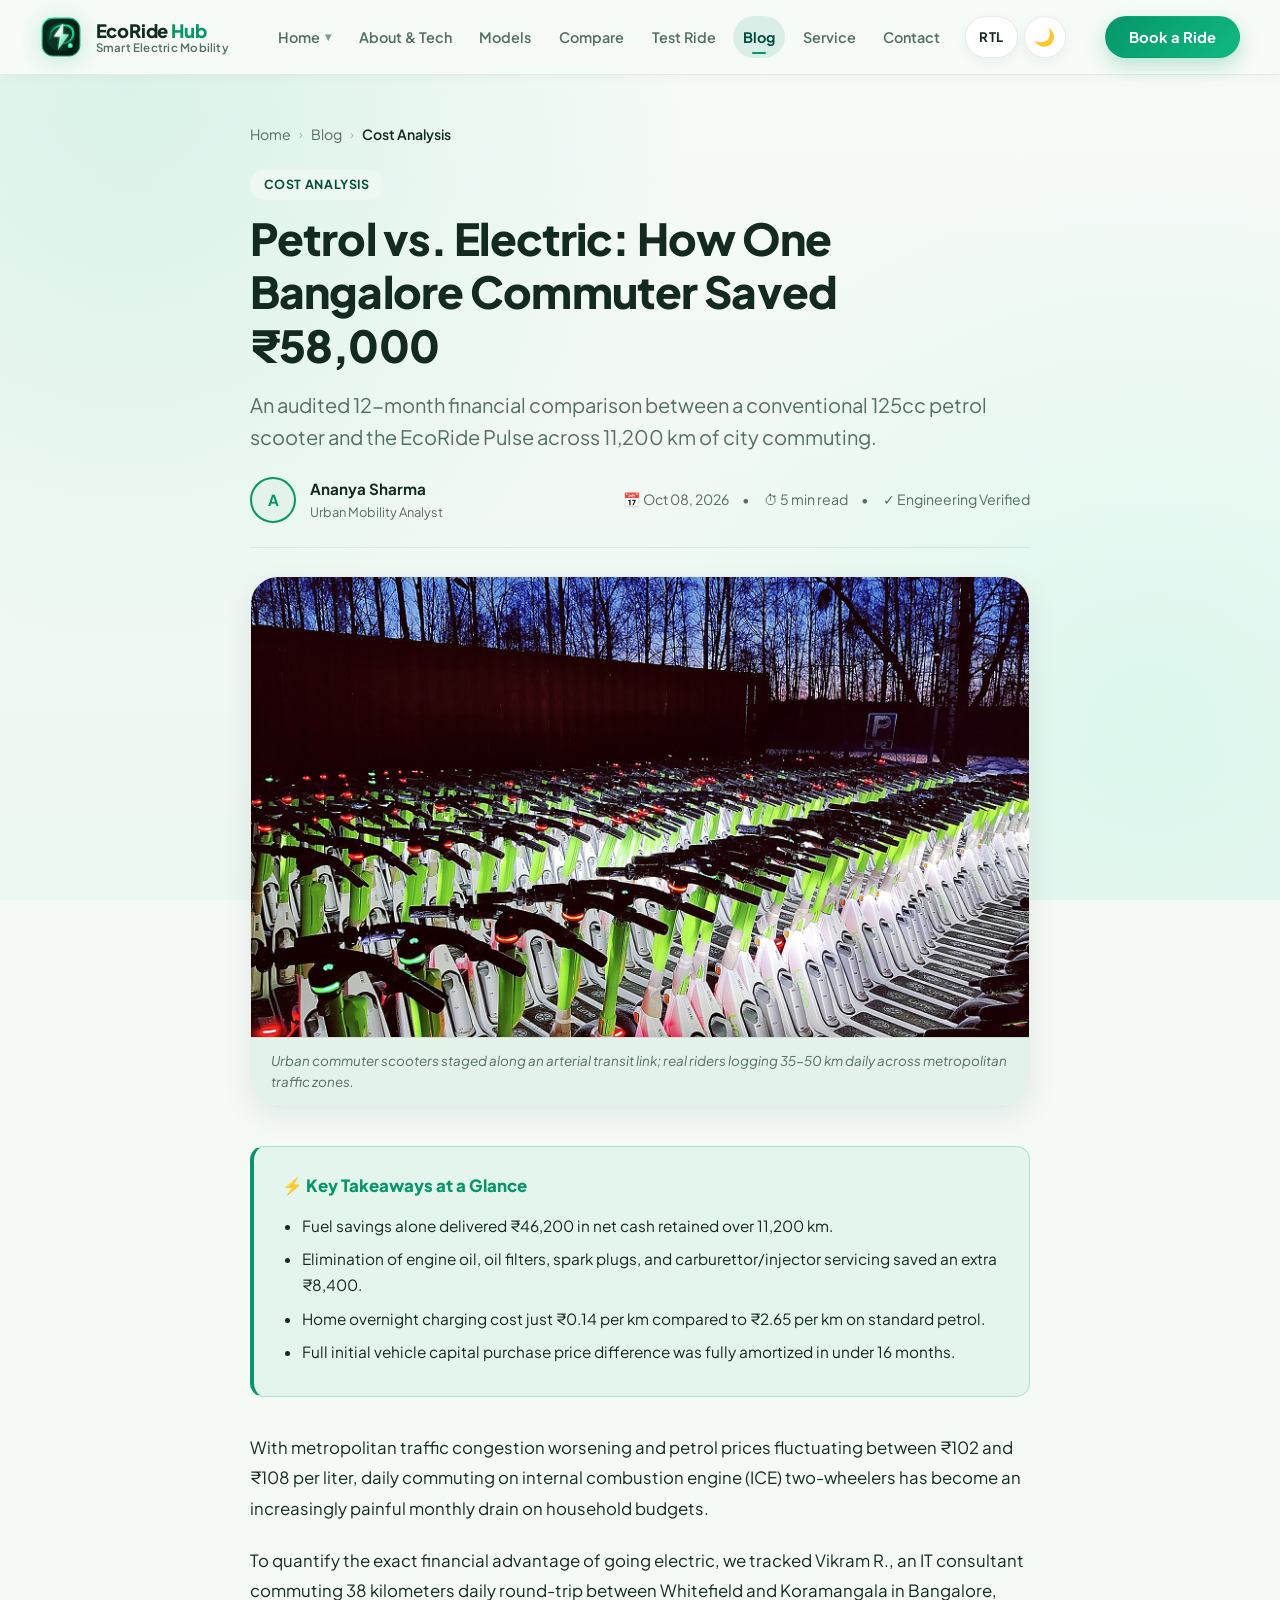
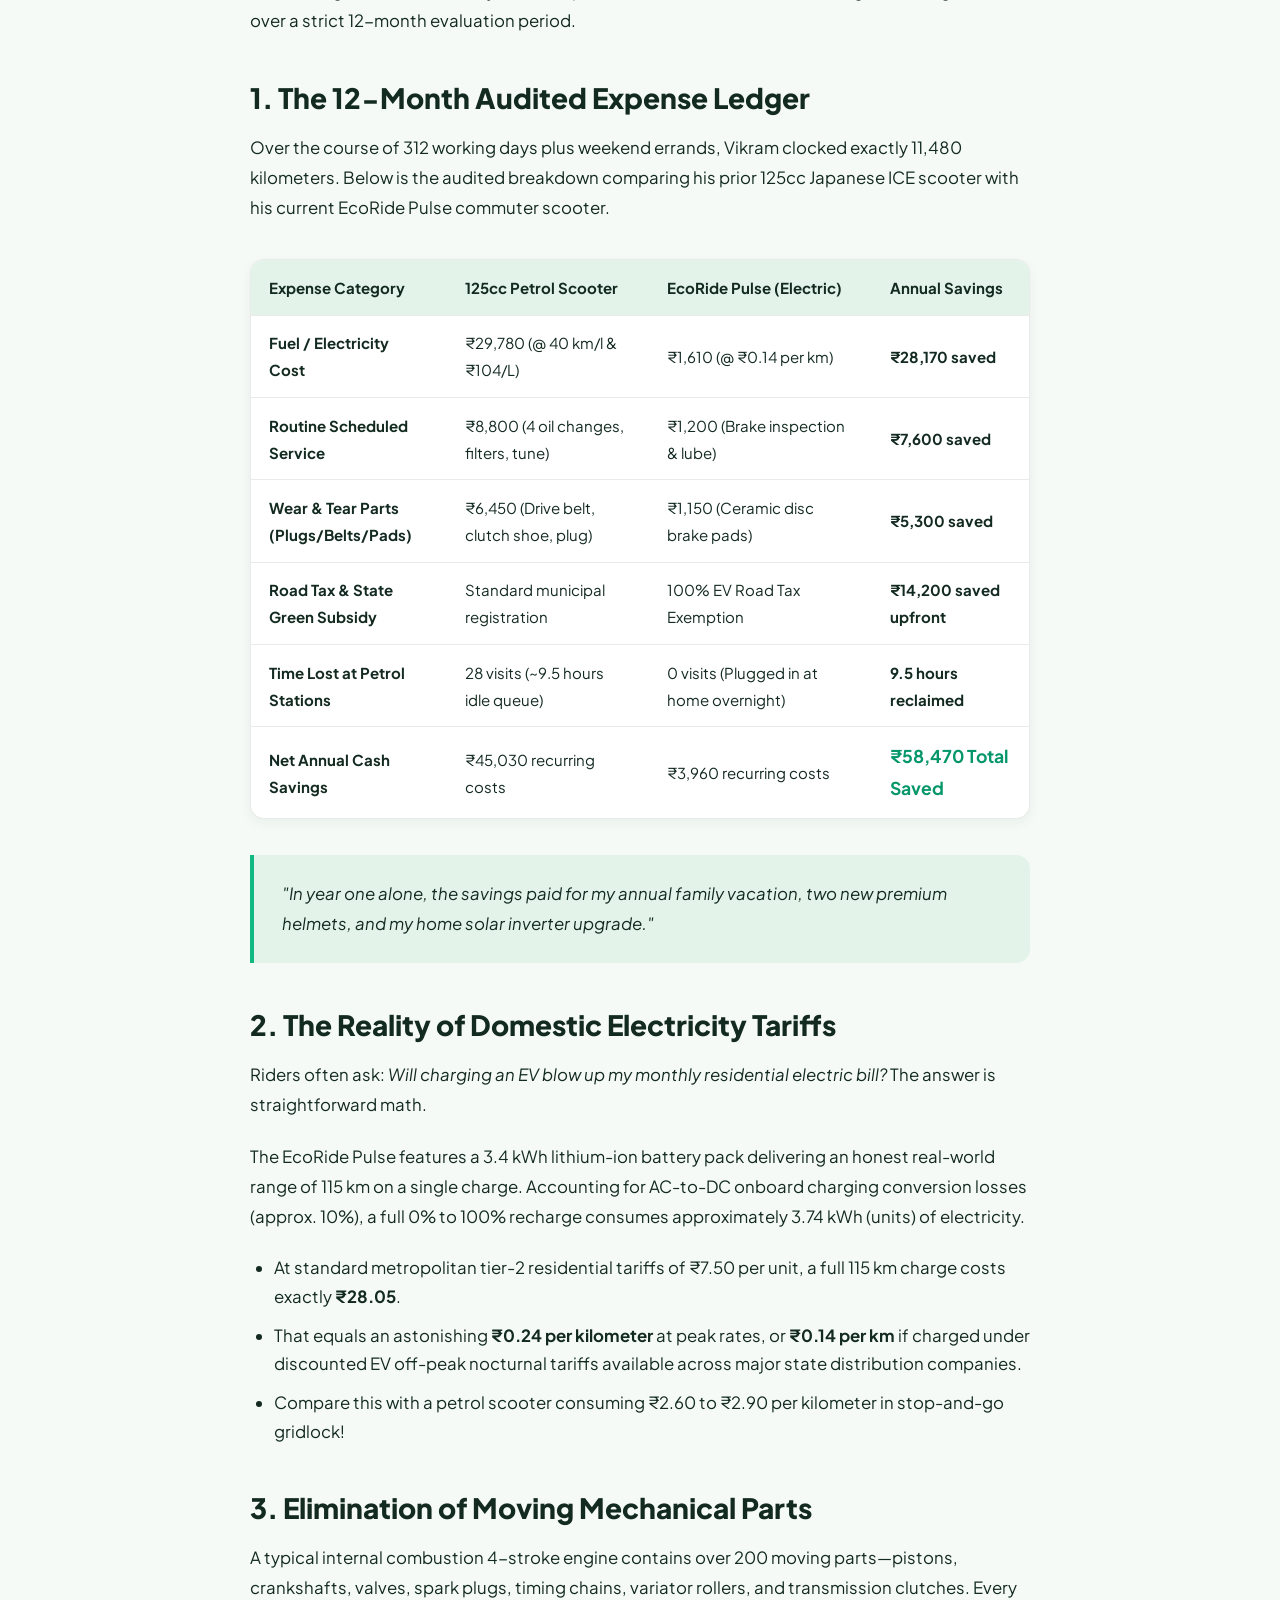
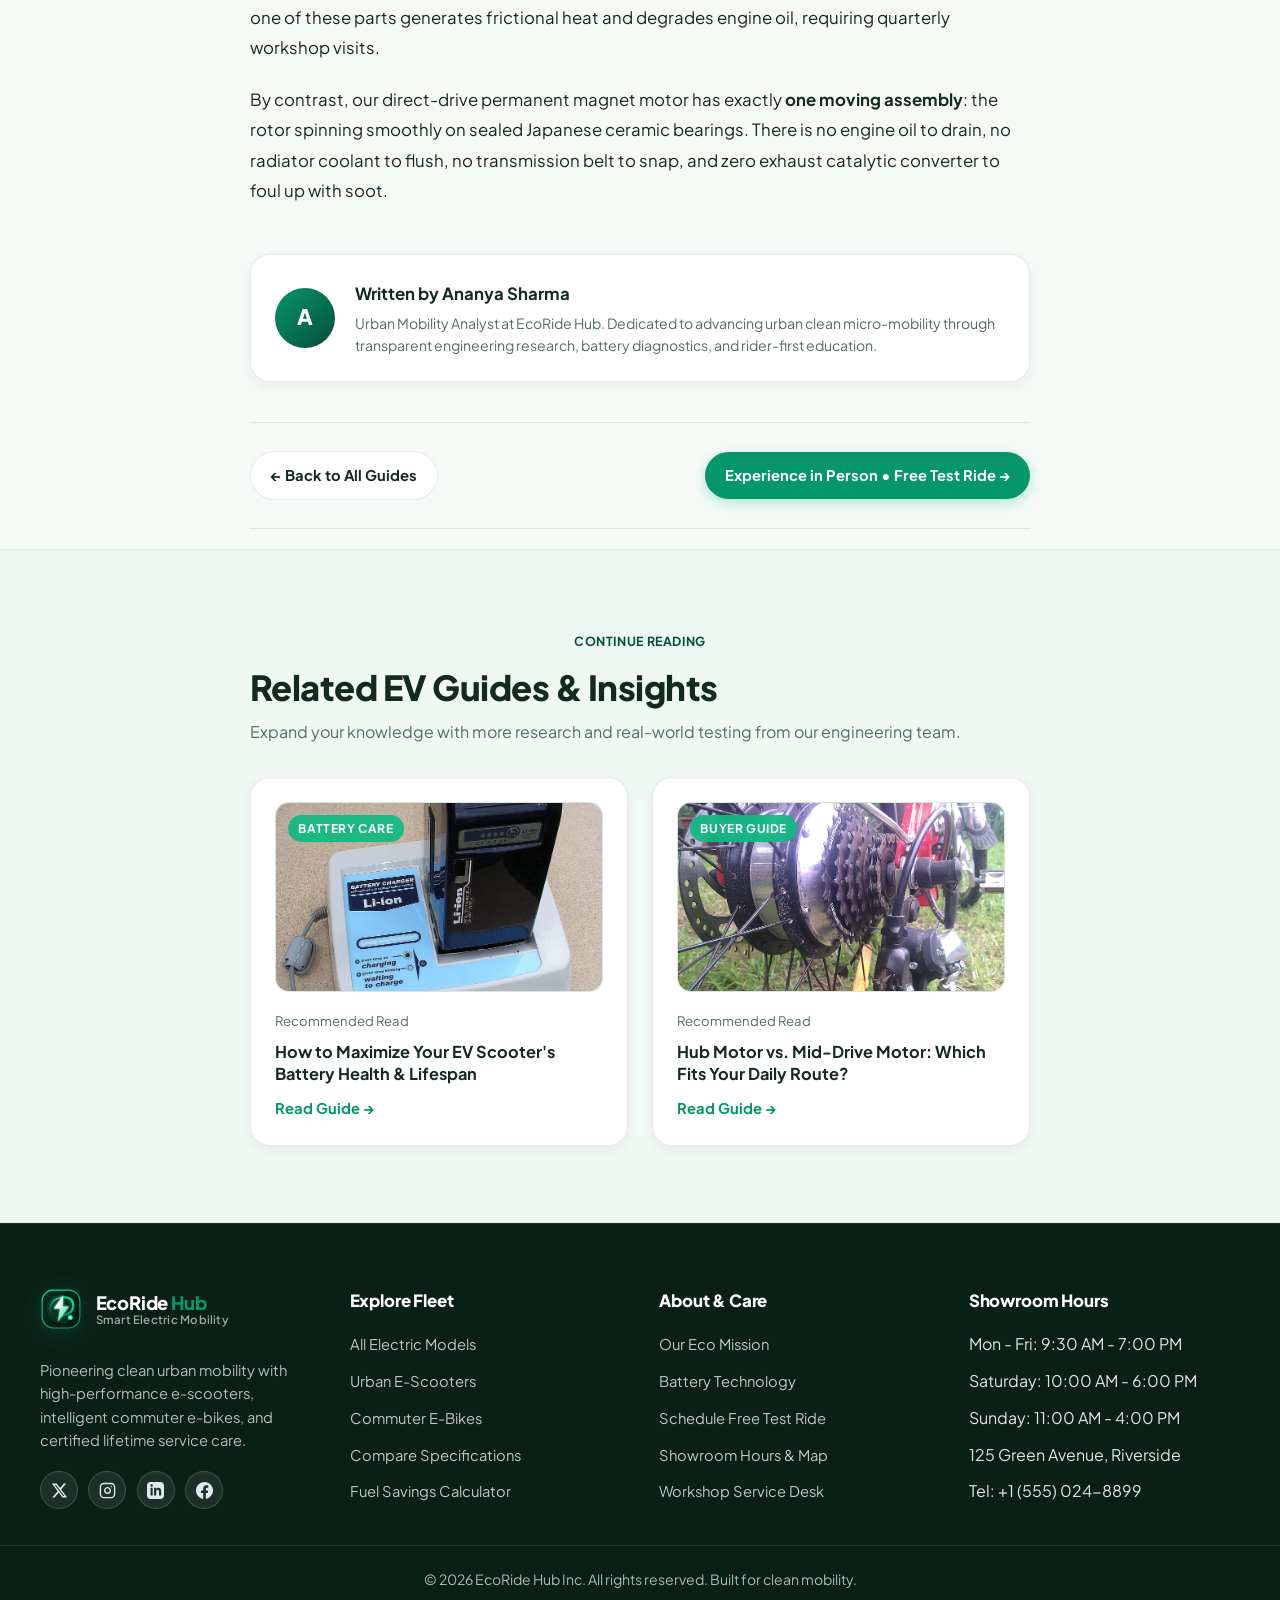
<file: blog-commute-savings.html>
<!DOCTYPE html>
<html lang="en" dir="ltr" data-theme="light">
<head>
  <meta charset="UTF-8">
  <meta name="viewport" content="width=device-width, initial-scale=1.0">
  <meta name="description" content="12-month real-world audit comparing petrol scooter running costs with electric scooter charging at &#8377;0.14 per km, including service and insurance.">
  <title>Petrol vs. Electric: How One Bangalore Commuter Saved &#8377;58,000 &mdash; EcoRide Hub Blog</title>
  <link rel="icon" type="image/svg+xml" href="assets/images/favicon.svg">
  <link rel="preconnect" href="https://fonts.googleapis.com">
  <link rel="preconnect" href="https://fonts.gstatic.com" crossorigin>
  <link href="https://fonts.googleapis.com/css2?family=Plus+Jakarta+Sans:wght@400;500;600;700;800&display=swap" rel="stylesheet">
  <link rel="stylesheet" href="assets/css/styles.css">
</head>
<body>
  <div class="page-shell">
    <a class="skip-link" href="#main-content">Skip to content</a>

<header class="site-header">
      <div class="container header-bar">
        <a class="brand" href="index.html" aria-label="EcoRide Hub home">
          <span class="brand-mark">
            <img src="assets/images/logo.svg" alt="EcoRide Hub Logo" class="brand-logo-img">
          </span>
          <div class="brand-text">
            <span class="brand-title">EcoRide <span>Hub</span></span>
            <span class="brand-sub">Smart Electric Mobility</span>
          </div>
        </a>

        <nav class="site-nav" aria-label="Main navigation" data-site-nav>
          <div class="nav-dropdown" data-nav-dropdown>
            <button type="button" class="nav-dropdown-toggle" aria-expanded="false" aria-haspopup="true" data-dropdown-toggle>
              <span>Home</span>
              <span class="dropdown-arrow">&#9662;</span>
            </button>
            <div class="nav-dropdown-menu" role="menu">
              <a href="index.html" class="nav-dropdown-item" role="menuitem">
                <div class="dropdown-item-header">
                  <span class="dropdown-item-title">Home 1 &bull; Urban Commuters</span>
                  <span class="dropdown-item-tag">Flagship</span>
                </div>
                <p class="dropdown-item-desc">Smart cockpit display, daily commuter fleet &amp; specs</p>
              </a>
              <a href="home-2.html" class="nav-dropdown-item" role="menuitem">
                <div class="dropdown-item-header">
                  <span class="dropdown-item-title">Home 2 &bull; Hyper Performance</span>
                  <span class="dropdown-item-tag tag-hyper">New</span>
                </div>
                <p class="dropdown-item-desc">Dual-motor power, fast charging hubs &amp; 2026 fleet</p>
              </a>
            </div>
          </div>
          <a href="about.html">About &amp; Tech</a>
          <a href="products.html">Models</a>
          <a href="compare.html">Compare</a>
          <a href="booking.html">Test Ride</a>
          <a href="blog.html" class="active">Blog</a>
          <a href="service.html">Service</a>
          <a href="contact.html">Contact</a>
          <div class="nav-util-group">
            <button type="button" class="nav-btn-util" id="rtl-toggle" aria-label="Toggle RTL layout" title="Switch text direction (RTL / LTR)">
              <span class="util-text" id="rtl-text">RTL</span>
            </button>
            <button type="button" class="nav-btn-util" id="theme-toggle" aria-label="Toggle dark/light theme" title="Toggle dark / light theme">
              <span class="theme-icon" id="theme-icon">&#127769;</span>
            </button>
          </div>
        </nav>

        <div class="header-actions">
          <a class="button button-nav" href="booking.html">Book a Ride</a>
          <button class="nav-toggle" type="button" aria-label="Toggle navigation" aria-expanded="false" data-nav-toggle>
            <span></span>
            <span></span>
            <span></span>
          </button>
        </div>
      </div>
    </header>

    <main id="main-content">
      <!-- ARTICLE HEADER SECTION -->
      <section class="article-header-section">
        <div class="container article-container">
          <!-- BREADCRUMBS -->
          <nav class="article-breadcrumbs" aria-label="Breadcrumbs">
            <a href="index.html">Home</a>
            <span class="breadcrumb-sep">&rsaquo;</span>
            <a href="blog.html">Blog</a>
            <span class="breadcrumb-sep">&rsaquo;</span>
            <span class="current">Cost Analysis</span>
          </nav>

          <div class="article-header">
            <span class="badge-tag">Cost Analysis</span>
            <h1>Petrol vs. Electric: How One Bangalore Commuter Saved &#8377;58,000</h1>
            <p class="article-subtitle">An audited 12-month financial comparison between a conventional 125cc petrol scooter and the EcoRide Pulse across 11,200 km of city commuting.</p>

            <div class="article-meta-header">
              <div class="article-author-info">
                <div class="article-author-avatar">
                  A
                </div>
                <div class="article-author-meta">
                  <span class="article-author-name">Ananya Sharma</span>
                  <span class="article-author-role">Urban Mobility Analyst</span>
                </div>
              </div>
              <div class="article-detail-meta">
                <span>&#128197; Oct 08, 2026</span>
                <span>&bull;</span>
                <span>&#9201; 5 min read</span>
                <span>&bull;</span>
                <span>&#10003; Engineering Verified</span>
              </div>
            </div>
          </div>

          <!-- FEATURED HERO IMAGE (HALF CARD / HERO MEDIA) -->
          <div class="article-hero-banner">
            <img src="assets/images/blog-commute-savings.jpg" alt="Eco-friendly urban commuter electric scooters lined up at city transit depot">
            <div class="article-hero-caption">Urban commuter scooters staged along an arterial transit link; real riders logging 35-50 km daily across metropolitan traffic zones.</div>
          </div>

          <!-- ARTICLE BODY -->
          <article class="article-body">
            <!-- KEY TAKEAWAYS CALLOUT -->
            <div class="article-takeaways-card">
              <h4>&#9889; Key Takeaways at a Glance</h4>
              <ul>
                <li>Fuel savings alone delivered &#8377;46,200 in net cash retained over 11,200 km.</li><li>Elimination of engine oil, oil filters, spark plugs, and carburettor/injector servicing saved an extra &#8377;8,400.</li><li>Home overnight charging cost just &#8377;0.14 per km compared to &#8377;2.65 per km on standard petrol.</li><li>Full initial vehicle capital purchase price difference was fully amortized in under 16 months.</li>
              </ul>
            </div>

            
          <p>With metropolitan traffic congestion worsening and petrol prices fluctuating between &#8377;102 and &#8377;108 per liter, daily commuting on internal combustion engine (ICE) two-wheelers has become an increasingly painful monthly drain on household budgets.</p>

          <p>To quantify the exact financial advantage of going electric, we tracked Vikram R., an IT consultant commuting 38 kilometers daily round-trip between Whitefield and Koramangala in Bangalore, over a strict 12-month evaluation period.</p>

          <h2>1. The 12-Month Audited Expense Ledger</h2>
          <p>Over the course of 312 working days plus weekend errands, Vikram clocked exactly 11,480 kilometers. Below is the audited breakdown comparing his prior 125cc Japanese ICE scooter with his current EcoRide Pulse commuter scooter.</p>

          <div class="article-table-card">
            <table class="article-data-table">
              <thead>
                <tr>
                  <th>Expense Category</th>
                  <th>125cc Petrol Scooter</th>
                  <th>EcoRide Pulse (Electric)</th>
                  <th>Annual Savings</th>
                </tr>
              </thead>
              <tbody>
                <tr>
                  <td><strong>Fuel / Electricity Cost</strong></td>
                  <td>&#8377;29,780 (@ 40 km/l &amp; &#8377;104/L)</td>
                  <td>&#8377;1,610 (@ &#8377;0.14 per km)</td>
                  <td><strong>&#8377;28,170 saved</strong></td>
                </tr>
                <tr>
                  <td><strong>Routine Scheduled Service</strong></td>
                  <td>&#8377;8,800 (4 oil changes, filters, tune)</td>
                  <td>&#8377;1,200 (Brake inspection &amp; lube)</td>
                  <td><strong>&#8377;7,600 saved</strong></td>
                </tr>
                <tr>
                  <td><strong>Wear &amp; Tear Parts (Plugs/Belts/Pads)</strong></td>
                  <td>&#8377;6,450 (Drive belt, clutch shoe, plug)</td>
                  <td>&#8377;1,150 (Ceramic disc brake pads)</td>
                  <td><strong>&#8377;5,300 saved</strong></td>
                </tr>
                <tr>
                  <td><strong>Road Tax &amp; State Green Subsidy</strong></td>
                  <td>Standard municipal registration</td>
                  <td>100% EV Road Tax Exemption</td>
                  <td><strong>&#8377;14,200 saved upfront</strong></td>
                </tr>
                <tr>
                  <td><strong>Time Lost at Petrol Stations</strong></td>
                  <td>28 visits (~9.5 hours idle queue)</td>
                  <td>0 visits (Plugged in at home overnight)</td>
                  <td><strong>9.5 hours reclaimed</strong></td>
                </tr>
                <tr>
                  <td><strong>Net Annual Cash Savings</strong></td>
                  <td>&#8377;45,030 recurring costs</td>
                  <td>&#8377;3,960 recurring costs</td>
                  <td><strong style="color: var(--primary); font-size: 1.1rem;">&#8377;58,470 Total Saved</strong></td>
                </tr>
              </tbody>
            </table>
          </div>

          <p class="article-callout-quote">"In year one alone, the savings paid for my annual family vacation, two new premium helmets, and my home solar inverter upgrade."</p>

          <h2>2. The Reality of Domestic Electricity Tariffs</h2>
          <p>Riders often ask: <em>Will charging an EV blow up my monthly residential electric bill?</em> The answer is straightforward math.</p>

          <p>The EcoRide Pulse features a 3.4 kWh lithium-ion battery pack delivering an honest real-world range of 115 km on a single charge. Accounting for AC-to-DC onboard charging conversion losses (approx. 10%), a full 0% to 100% recharge consumes approximately 3.74 kWh (units) of electricity.</p>
          <ul>
            <li>At standard metropolitan tier-2 residential tariffs of &#8377;7.50 per unit, a full 115 km charge costs exactly <strong>&#8377;28.05</strong>.</li>
            <li>That equals an astonishing <strong>&#8377;0.24 per kilometer</strong> at peak rates, or <strong>&#8377;0.14 per km</strong> if charged under discounted EV off-peak nocturnal tariffs available across major state distribution companies.</li>
            <li>Compare this with a petrol scooter consuming &#8377;2.60 to &#8377;2.90 per kilometer in stop-and-go gridlock!</li>
          </ul>

          <h2>3. Elimination of Moving Mechanical Parts</h2>
          <p>A typical internal combustion 4-stroke engine contains over 200 moving parts&mdash;pistons, crankshafts, valves, spark plugs, timing chains, variator rollers, and transmission clutches. Every one of these parts generates frictional heat and degrades engine oil, requiring quarterly workshop visits.</p>

          <p>By contrast, our direct-drive permanent magnet motor has exactly <strong>one moving assembly</strong>: the rotor spinning smoothly on sealed Japanese ceramic bearings. There is no engine oil to drain, no radiator coolant to flush, no transmission belt to snap, and zero exhaust catalytic converter to foul up with soot.</p>
        

            <!-- AUTHOR BIO BOX -->
            <div class="article-author-box">
              <div class="article-author-box-avatar">
                A
              </div>
              <div class="article-author-box-content">
                <h4>Written by Ananya Sharma</h4>
                <p>Urban Mobility Analyst at EcoRide Hub. Dedicated to advancing urban clean micro-mobility through transparent engineering research, battery diagnostics, and rider-first education.</p>
              </div>
            </div>

            <!-- ARTICLE FOOTER NAVIGATION -->
            <div class="article-footer-nav">
              <a href="blog.html" class="article-btn-back">&larr; Back to All Guides</a>
              <a href="booking.html" class="article-btn-action">Experience in Person &bull; Free Test Ride &rarr;</a>
            </div>
          </article>
        </div>
      </section>

      <!-- RELATED ARTICLES SECTION -->
      <section class="section section-alt">
        <div class="container article-container">
          <div class="section-heading" style="text-align: left; margin-bottom: 2rem;">
            <span class="badge-tag">Continue Reading</span>
            <h2>Related EV Guides &amp; Insights</h2>
            <p>Expand your knowledge with more research and real-world testing from our engineering team.</p>
          </div>

          <div class="grid grid-2">
            
            <article class="card feature-card blog-card">
              <div class="card-media-top">
                <span class="blog-badge-tag">Battery Care</span>
                <a href="blog-battery-care.html" aria-label="Read guide: How to Maximize Your EV Scooter's Battery Health & Lifespan">
                  <img src="assets/images/blog-battery-care.jpg" alt="How to Maximize Your EV Scooter's Battery Health & Lifespan">
                </a>
              </div>
              <div class="blog-meta">
                <span>Recommended Read</span>
              </div>
              <h3><a href="blog-battery-care.html" class="blog-title-link">How to Maximize Your EV Scooter's Battery Health & Lifespan</a></h3>
              <a href="blog-battery-care.html" class="blog-read-link">Read Guide &rarr;</a>
            </article>
        
            <article class="card feature-card blog-card">
              <div class="card-media-top">
                <span class="blog-badge-tag">Buyer Guide</span>
                <a href="blog-motor-guide.html" aria-label="Read guide: Hub Motor vs. Mid-Drive Motor: Which Fits Your Daily Route?">
                  <img src="assets/images/blog-motor-guide.jpg" alt="Hub Motor vs. Mid-Drive Motor: Which Fits Your Daily Route?">
                </a>
              </div>
              <div class="blog-meta">
                <span>Recommended Read</span>
              </div>
              <h3><a href="blog-motor-guide.html" class="blog-title-link">Hub Motor vs. Mid-Drive Motor: Which Fits Your Daily Route?</a></h3>
              <a href="blog-motor-guide.html" class="blog-read-link">Read Guide &rarr;</a>
            </article>
        
          </div>
        </div>
      </section>
    </main>

<footer class="site-footer">
      <div class="container footer-grid">
        <div>
          <a class="brand" href="index.html">
            <span class="brand-mark">
              <img src="assets/images/logo.svg" alt="EcoRide Hub Logo" class="brand-logo-img">
            </span>
            <div class="brand-text">
              <span class="brand-title">EcoRide <span>Hub</span></span>
              <span class="brand-sub">Smart Electric Mobility</span>
            </div>
          </a>
          <p class="footer-desc">
            Pioneering clean urban mobility with high-performance e-scooters, intelligent commuter e-bikes, and certified lifetime service care.
          </p>
          <div class="footer-socials" aria-label="EcoRide Social Media Links">
            <a href="https://x.com" target="_blank" rel="noopener noreferrer" class="social-icon-btn" aria-label="EcoRide Hub on X (formerly Twitter)" title="X (Twitter)">
              <svg width="17" height="17" viewBox="0 0 24 24" fill="currentColor" aria-hidden="true"><path d="M18.244 2.25h3.308l-7.227 8.26 8.502 11.24H16.17l-5.214-6.817L4.99 21.75H1.68l7.73-8.835L1.254 2.25H8.08l4.713 6.231zm-1.161 17.52h1.833L7.084 4.126H5.117z"/></svg>
            </a>
            <a href="https://instagram.com" target="_blank" rel="noopener noreferrer" class="social-icon-btn" aria-label="EcoRide Hub on Instagram" title="Instagram">
              <svg width="17" height="17" viewBox="0 0 24 24" fill="none" stroke="currentColor" stroke-width="2" stroke-linecap="round" stroke-linejoin="round" aria-hidden="true"><rect x="2" y="2" width="20" height="20" rx="5" ry="5"/><path d="M16 11.37A4 4 0 1 1 12.63 8 4 4 0 0 1 16 11.37z"/><line x1="17.5" y1="6.5" x2="17.51" y2="6.5"/></svg>
            </a>
            <a href="https://linkedin.com" target="_blank" rel="noopener noreferrer" class="social-icon-btn" aria-label="EcoRide Hub on LinkedIn" title="LinkedIn">
              <svg width="17" height="17" viewBox="0 0 24 24" fill="currentColor" aria-hidden="true"><path d="M19 0h-14c-2.761 0-5 2.239-5 5v14c0 2.761 2.239 5 5 5h14c2.762 0 5-2.239 5-5v-14c0-2.761-2.238-5-5-5zm-11 19h-3v-11h3v11zm-1.5-12.268c-.966 0-1.75-.79-1.75-1.764s.784-1.764 1.75-1.764 1.75.79 1.75 1.764-.783 1.764-1.75 1.764zm13.5 12.268h-3v-5.604c0-3.368-4-3.113-4 0v5.604h-3v-11h3v1.765c1.396-2.586 7-2.777 7 2.476v6.759z"/></svg>
            </a>
            <a href="https://facebook.com" target="_blank" rel="noopener noreferrer" class="social-icon-btn" aria-label="EcoRide Hub on Facebook" title="Facebook">
              <svg width="17" height="17" viewBox="0 0 24 24" fill="currentColor" aria-hidden="true"><path d="M24 12.073c0-6.627-5.373-12-12-12s-12 5.373-12 12c0 5.99 4.388 10.954 10.125 11.854v-8.385H7.078v-3.47h3.047V9.43c0-3.007 1.792-4.669 4.533-4.669 1.312 0 2.686.235 2.686.235v2.953H15.83c-1.491 0-1.956.925-1.956 1.874v2.25h3.328l-.532 3.47h-2.796v8.385C19.612 23.027 24 18.062 24 12.073z"/></svg>
            </a>
          </div>
        </div>
        <div>
          <h3>Explore Fleet</h3>
          <ul class="footer-list">
            <li><a href="products.html">All Electric Models</a></li>
            <li><a href="products.html">Urban E-Scooters</a></li>
            <li><a href="products.html">Commuter E-Bikes</a></li>
            <li><a href="compare.html">Compare Specifications</a></li>
            <li><a href="compare.html">Fuel Savings Calculator</a></li>
          </ul>
        </div>
        <div>
          <h3>About &amp; Care</h3>
          <ul class="footer-list">
            <li><a href="about.html">Our Eco Mission</a></li>
            <li><a href="about.html">Battery Technology</a></li>
            <li><a href="booking.html">Schedule Free Test Ride</a></li>
            <li><a href="contact.html#showroom-map">Showroom Hours &amp; Map</a></li>
            <li><a href="contact.html">Workshop Service Desk</a></li>
          </ul>
        </div>
        <div>
          <h3>Showroom Hours</h3>
          <ul class="footer-list">
            <li>Mon - Fri: 9:30 AM - 7:00 PM</li>
            <li>Saturday: 10:00 AM - 6:00 PM</li>
            <li>Sunday: 11:00 AM - 4:00 PM</li>
            <li>125 Green Avenue, Riverside</li>
            <li>Tel: +1 (555) 024-8899</li>
          </ul>
        </div>
      </div>
      <div class="container footer-bottom">
        <p class="copyright-text">&copy; <span data-current-year></span> EcoRide Hub Inc. All rights reserved. Built for clean mobility.</p>
      </div>
    </footer>
  </div>

  <script src="assets/js/main.js"></script>
</body>
</html>
</file>
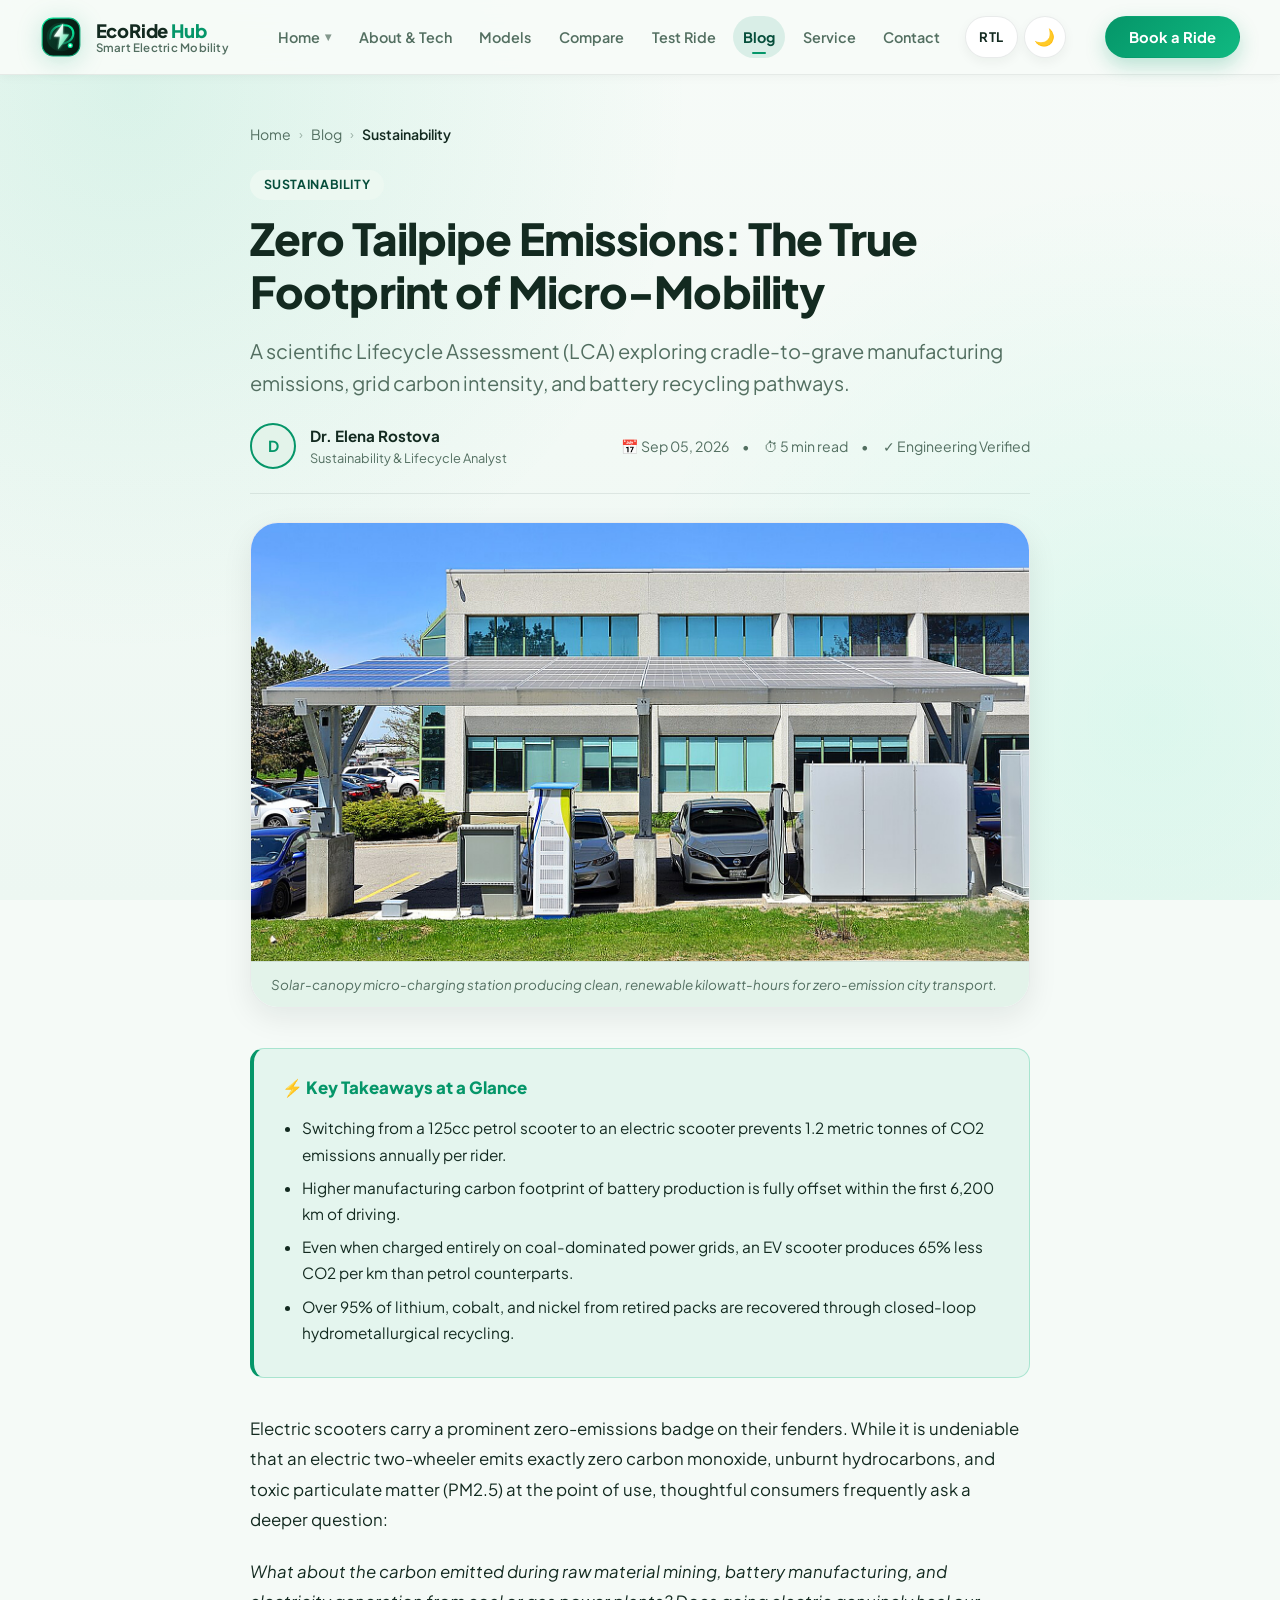
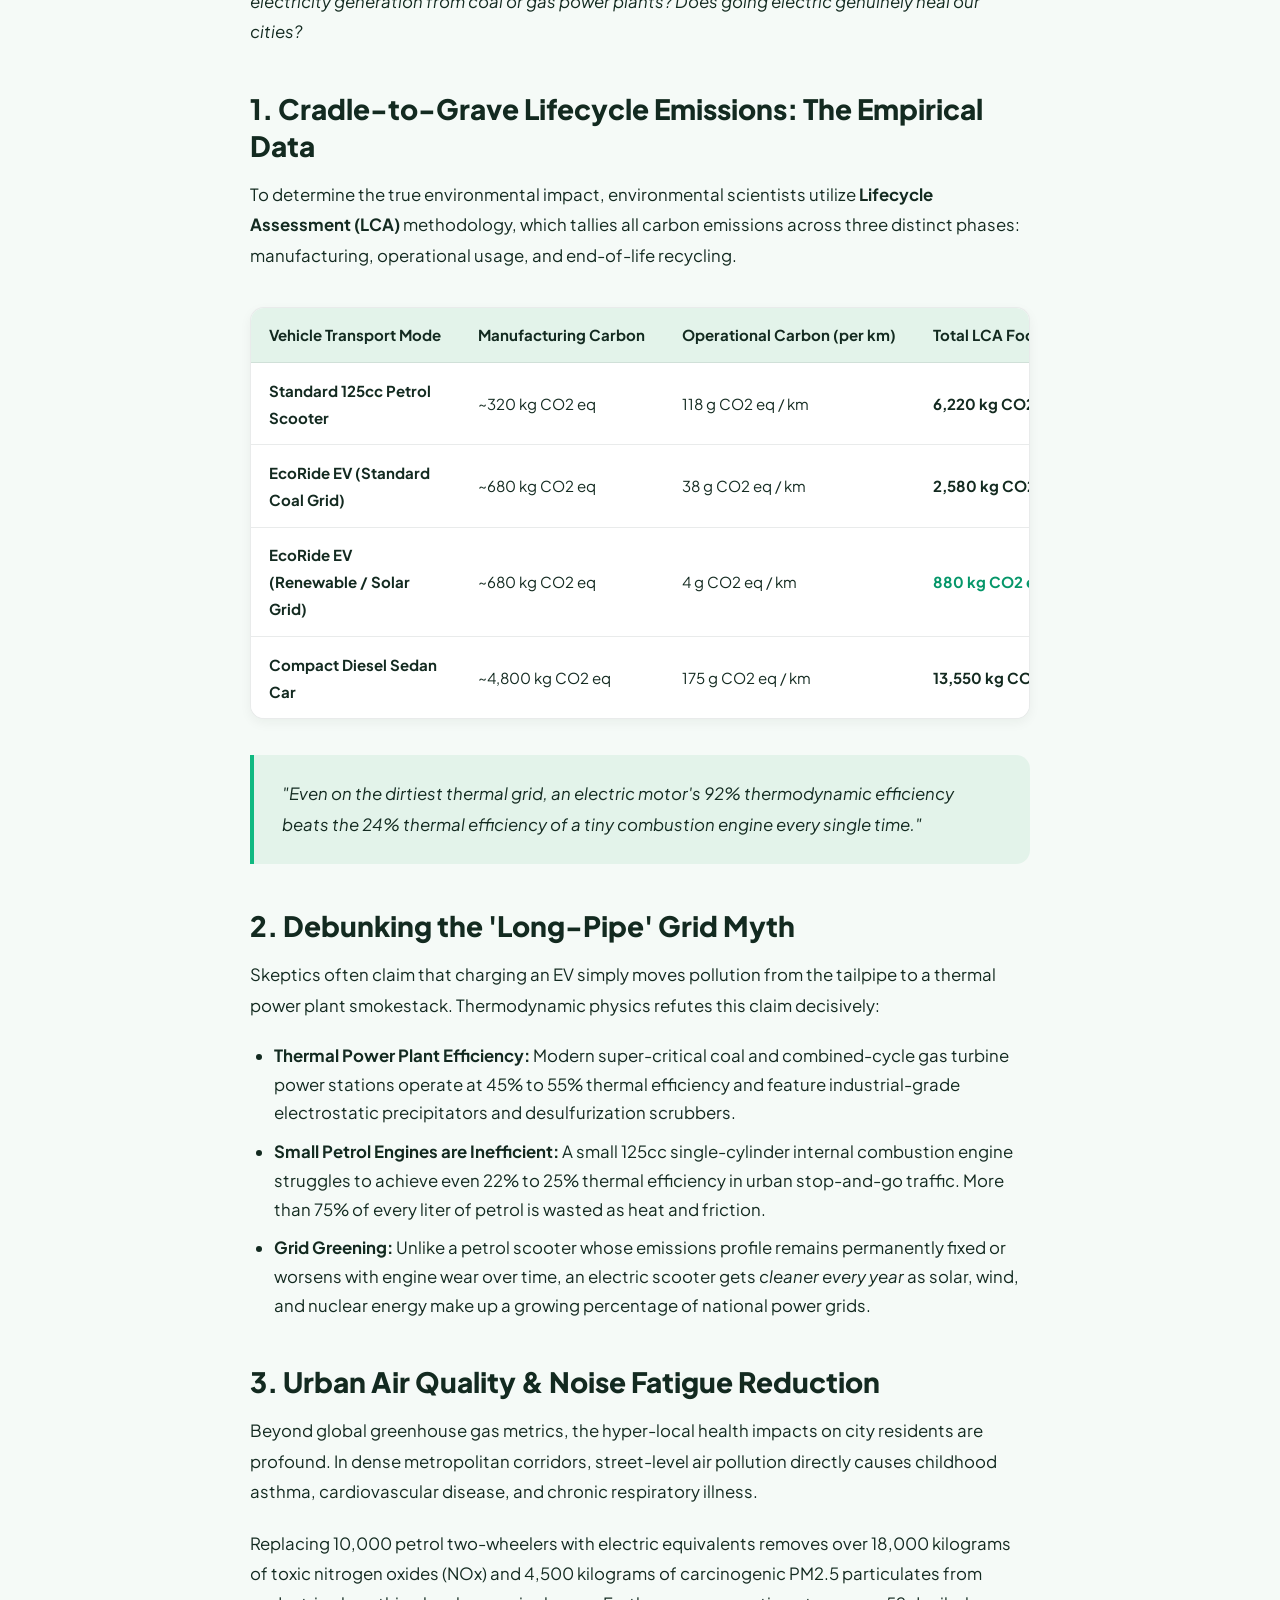
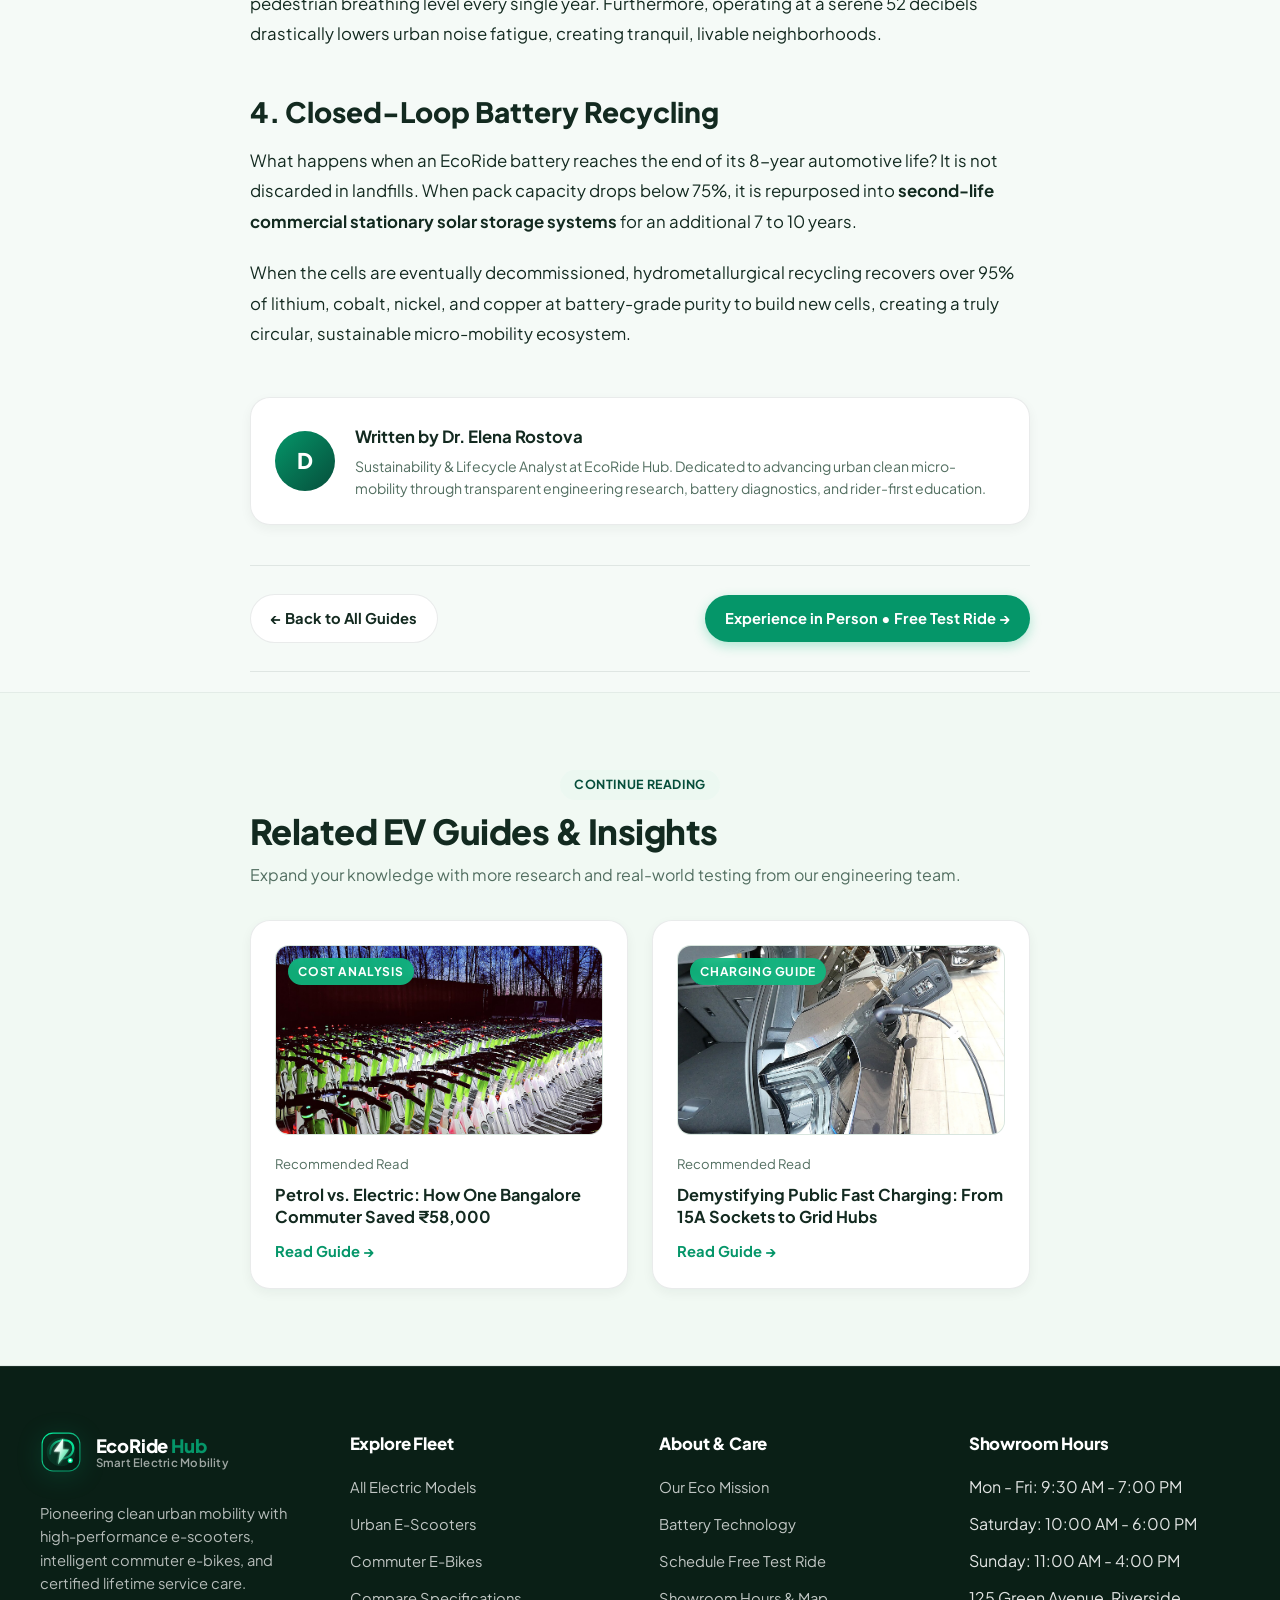
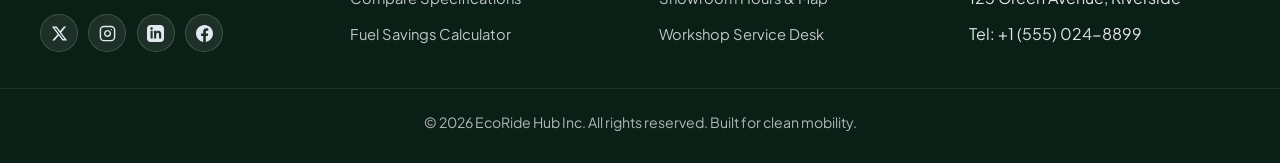
<file: blog-eco-impact.html>
<!DOCTYPE html>
<html lang="en" dir="ltr" data-theme="light">
<head>
  <meta charset="UTF-8">
  <meta name="viewport" content="width=device-width, initial-scale=1.0">
  <meta name="description" content="Full lifecycle assessment (LCA) of electric scooters vs internal combustion two-wheelers: cradle-to-grave carbon footprints, grid energy, and battery recycling.">
  <title>Zero Tailpipe Emissions: The True Footprint of Micro-Mobility &mdash; EcoRide Hub Blog</title>
  <link rel="icon" type="image/svg+xml" href="assets/images/favicon.svg">
  <link rel="preconnect" href="https://fonts.googleapis.com">
  <link rel="preconnect" href="https://fonts.gstatic.com" crossorigin>
  <link href="https://fonts.googleapis.com/css2?family=Plus+Jakarta+Sans:wght@400;500;600;700;800&display=swap" rel="stylesheet">
  <link rel="stylesheet" href="assets/css/styles.css">
</head>
<body>
  <div class="page-shell">
    <a class="skip-link" href="#main-content">Skip to content</a>

<header class="site-header">
      <div class="container header-bar">
        <a class="brand" href="index.html" aria-label="EcoRide Hub home">
          <span class="brand-mark">
            <img src="assets/images/logo.svg" alt="EcoRide Hub Logo" class="brand-logo-img">
          </span>
          <div class="brand-text">
            <span class="brand-title">EcoRide <span>Hub</span></span>
            <span class="brand-sub">Smart Electric Mobility</span>
          </div>
        </a>

        <nav class="site-nav" aria-label="Main navigation" data-site-nav>
          <div class="nav-dropdown" data-nav-dropdown>
            <button type="button" class="nav-dropdown-toggle" aria-expanded="false" aria-haspopup="true" data-dropdown-toggle>
              <span>Home</span>
              <span class="dropdown-arrow">&#9662;</span>
            </button>
            <div class="nav-dropdown-menu" role="menu">
              <a href="index.html" class="nav-dropdown-item" role="menuitem">
                <div class="dropdown-item-header">
                  <span class="dropdown-item-title">Home 1 &bull; Urban Commuters</span>
                  <span class="dropdown-item-tag">Flagship</span>
                </div>
                <p class="dropdown-item-desc">Smart cockpit display, daily commuter fleet &amp; specs</p>
              </a>
              <a href="home-2.html" class="nav-dropdown-item" role="menuitem">
                <div class="dropdown-item-header">
                  <span class="dropdown-item-title">Home 2 &bull; Hyper Performance</span>
                  <span class="dropdown-item-tag tag-hyper">New</span>
                </div>
                <p class="dropdown-item-desc">Dual-motor power, fast charging hubs &amp; 2026 fleet</p>
              </a>
            </div>
          </div>
          <a href="about.html">About &amp; Tech</a>
          <a href="products.html">Models</a>
          <a href="compare.html">Compare</a>
          <a href="booking.html">Test Ride</a>
          <a href="blog.html" class="active">Blog</a>
          <a href="service.html">Service</a>
          <a href="contact.html">Contact</a>
          <div class="nav-util-group">
            <button type="button" class="nav-btn-util" id="rtl-toggle" aria-label="Toggle RTL layout" title="Switch text direction (RTL / LTR)">
              <span class="util-text" id="rtl-text">RTL</span>
            </button>
            <button type="button" class="nav-btn-util" id="theme-toggle" aria-label="Toggle dark/light theme" title="Toggle dark / light theme">
              <span class="theme-icon" id="theme-icon">&#127769;</span>
            </button>
          </div>
        </nav>

        <div class="header-actions">
          <a class="button button-nav" href="booking.html">Book a Ride</a>
          <button class="nav-toggle" type="button" aria-label="Toggle navigation" aria-expanded="false" data-nav-toggle>
            <span></span>
            <span></span>
            <span></span>
          </button>
        </div>
      </div>
    </header>

    <main id="main-content">
      <!-- ARTICLE HEADER SECTION -->
      <section class="article-header-section">
        <div class="container article-container">
          <!-- BREADCRUMBS -->
          <nav class="article-breadcrumbs" aria-label="Breadcrumbs">
            <a href="index.html">Home</a>
            <span class="breadcrumb-sep">&rsaquo;</span>
            <a href="blog.html">Blog</a>
            <span class="breadcrumb-sep">&rsaquo;</span>
            <span class="current">Sustainability</span>
          </nav>

          <div class="article-header">
            <span class="badge-tag">Sustainability</span>
            <h1>Zero Tailpipe Emissions: The True Footprint of Micro-Mobility</h1>
            <p class="article-subtitle">A scientific Lifecycle Assessment (LCA) exploring cradle-to-grave manufacturing emissions, grid carbon intensity, and battery recycling pathways.</p>

            <div class="article-meta-header">
              <div class="article-author-info">
                <div class="article-author-avatar">
                  D
                </div>
                <div class="article-author-meta">
                  <span class="article-author-name">Dr. Elena Rostova</span>
                  <span class="article-author-role">Sustainability & Lifecycle Analyst</span>
                </div>
              </div>
              <div class="article-detail-meta">
                <span>&#128197; Sep 05, 2026</span>
                <span>&bull;</span>
                <span>&#9201; 5 min read</span>
                <span>&bull;</span>
                <span>&#10003; Engineering Verified</span>
              </div>
            </div>
          </div>

          <!-- FEATURED HERO IMAGE (HALF CARD / HERO MEDIA) -->
          <div class="article-hero-banner">
            <img src="assets/images/blog-eco-impact.jpg" alt="Solar powered clean energy canopy charging zero-emission electric vehicles">
            <div class="article-hero-caption">Solar-canopy micro-charging station producing clean, renewable kilowatt-hours for zero-emission city transport.</div>
          </div>

          <!-- ARTICLE BODY -->
          <article class="article-body">
            <!-- KEY TAKEAWAYS CALLOUT -->
            <div class="article-takeaways-card">
              <h4>&#9889; Key Takeaways at a Glance</h4>
              <ul>
                <li>Switching from a 125cc petrol scooter to an electric scooter prevents 1.2 metric tonnes of CO2 emissions annually per rider.</li><li>Higher manufacturing carbon footprint of battery production is fully offset within the first 6,200 km of driving.</li><li>Even when charged entirely on coal-dominated power grids, an EV scooter produces 65% less CO2 per km than petrol counterparts.</li><li>Over 95% of lithium, cobalt, and nickel from retired packs are recovered through closed-loop hydrometallurgical recycling.</li>
              </ul>
            </div>

            
          <p>Electric scooters carry a prominent zero-emissions badge on their fenders. While it is undeniable that an electric two-wheeler emits exactly zero carbon monoxide, unburnt hydrocarbons, and toxic particulate matter (PM2.5) at the point of use, thoughtful consumers frequently ask a deeper question:</p>

          <p><em>What about the carbon emitted during raw material mining, battery manufacturing, and electricity generation from coal or gas power plants? Does going electric genuinely heal our cities?</em></p>

          <h2>1. Cradle-to-Grave Lifecycle Emissions: The Empirical Data</h2>
          <p>To determine the true environmental impact, environmental scientists utilize <strong>Lifecycle Assessment (LCA)</strong> methodology, which tallies all carbon emissions across three distinct phases: manufacturing, operational usage, and end-of-life recycling.</p>

          <div class="article-table-card">
            <table class="article-data-table">
              <thead>
                <tr>
                  <th>Vehicle Transport Mode</th>
                  <th>Manufacturing Carbon</th>
                  <th>Operational Carbon (per km)</th>
                  <th>Total LCA Footprint (over 50,000 km)</th>
                </tr>
              </thead>
              <tbody>
                <tr>
                  <td><strong>Standard 125cc Petrol Scooter</strong></td>
                  <td>~320 kg CO2 eq</td>
                  <td>118 g CO2 eq / km</td>
                  <td><strong>6,220 kg CO2 eq</strong></td>
                </tr>
                <tr>
                  <td><strong>EcoRide EV (Standard Coal Grid)</strong></td>
                  <td>~680 kg CO2 eq</td>
                  <td>38 g CO2 eq / km</td>
                  <td><strong>2,580 kg CO2 eq (58% lower)</strong></td>
                </tr>
                <tr>
                  <td><strong>EcoRide EV (Renewable / Solar Grid)</strong></td>
                  <td>~680 kg CO2 eq</td>
                  <td>4 g CO2 eq / km</td>
                  <td><strong style="color: var(--primary);">880 kg CO2 eq (86% lower!)</strong></td>
                </tr>
                <tr>
                  <td><strong>Compact Diesel Sedan Car</strong></td>
                  <td>~4,800 kg CO2 eq</td>
                  <td>175 g CO2 eq / km</td>
                  <td><strong>13,550 kg CO2 eq</strong></td>
                </tr>
              </tbody>
            </table>
          </div>

          <p class="article-callout-quote">"Even on the dirtiest thermal grid, an electric motor's 92% thermodynamic efficiency beats the 24% thermal efficiency of a tiny combustion engine every single time."</p>

          <h2>2. Debunking the 'Long-Pipe' Grid Myth</h2>
          <p>Skeptics often claim that charging an EV simply moves pollution from the tailpipe to a thermal power plant smokestack. Thermodynamic physics refutes this claim decisively:</p>
          <ul>
            <li><strong>Thermal Power Plant Efficiency:</strong> Modern super-critical coal and combined-cycle gas turbine power stations operate at 45% to 55% thermal efficiency and feature industrial-grade electrostatic precipitators and desulfurization scrubbers.</li>
            <li><strong>Small Petrol Engines are Inefficient:</strong> A small 125cc single-cylinder internal combustion engine struggles to achieve even 22% to 25% thermal efficiency in urban stop-and-go traffic. More than 75% of every liter of petrol is wasted as heat and friction.</li>
            <li><strong>Grid Greening:</strong> Unlike a petrol scooter whose emissions profile remains permanently fixed or worsens with engine wear over time, an electric scooter gets <em>cleaner every year</em> as solar, wind, and nuclear energy make up a growing percentage of national power grids.</li>
          </ul>

          <h2>3. Urban Air Quality & Noise Fatigue Reduction</h2>
          <p>Beyond global greenhouse gas metrics, the hyper-local health impacts on city residents are profound. In dense metropolitan corridors, street-level air pollution directly causes childhood asthma, cardiovascular disease, and chronic respiratory illness.</p>
          <p>Replacing 10,000 petrol two-wheelers with electric equivalents removes over 18,000 kilograms of toxic nitrogen oxides (NOx) and 4,500 kilograms of carcinogenic PM2.5 particulates from pedestrian breathing level every single year. Furthermore, operating at a serene 52 decibels drastically lowers urban noise fatigue, creating tranquil, livable neighborhoods.</p>

          <h2>4. Closed-Loop Battery Recycling</h2>
          <p>What happens when an EcoRide battery reaches the end of its 8-year automotive life? It is not discarded in landfills. When pack capacity drops below 75%, it is repurposed into <strong>second-life commercial stationary solar storage systems</strong> for an additional 7 to 10 years.</p>
          <p>When the cells are eventually decommissioned, hydrometallurgical recycling recovers over 95% of lithium, cobalt, nickel, and copper at battery-grade purity to build new cells, creating a truly circular, sustainable micro-mobility ecosystem.</p>
        

            <!-- AUTHOR BIO BOX -->
            <div class="article-author-box">
              <div class="article-author-box-avatar">
                D
              </div>
              <div class="article-author-box-content">
                <h4>Written by Dr. Elena Rostova</h4>
                <p>Sustainability & Lifecycle Analyst at EcoRide Hub. Dedicated to advancing urban clean micro-mobility through transparent engineering research, battery diagnostics, and rider-first education.</p>
              </div>
            </div>

            <!-- ARTICLE FOOTER NAVIGATION -->
            <div class="article-footer-nav">
              <a href="blog.html" class="article-btn-back">&larr; Back to All Guides</a>
              <a href="booking.html" class="article-btn-action">Experience in Person &bull; Free Test Ride &rarr;</a>
            </div>
          </article>
        </div>
      </section>

      <!-- RELATED ARTICLES SECTION -->
      <section class="section section-alt">
        <div class="container article-container">
          <div class="section-heading" style="text-align: left; margin-bottom: 2rem;">
            <span class="badge-tag">Continue Reading</span>
            <h2>Related EV Guides &amp; Insights</h2>
            <p>Expand your knowledge with more research and real-world testing from our engineering team.</p>
          </div>

          <div class="grid grid-2">
            
            <article class="card feature-card blog-card">
              <div class="card-media-top">
                <span class="blog-badge-tag">Cost Analysis</span>
                <a href="blog-commute-savings.html" aria-label="Read guide: Petrol vs. Electric: How One Bangalore Commuter Saved &#8377;58,000">
                  <img src="assets/images/blog-commute-savings.jpg" alt="Petrol vs. Electric: How One Bangalore Commuter Saved &#8377;58,000">
                </a>
              </div>
              <div class="blog-meta">
                <span>Recommended Read</span>
              </div>
              <h3><a href="blog-commute-savings.html" class="blog-title-link">Petrol vs. Electric: How One Bangalore Commuter Saved &#8377;58,000</a></h3>
              <a href="blog-commute-savings.html" class="blog-read-link">Read Guide &rarr;</a>
            </article>
        
            <article class="card feature-card blog-card">
              <div class="card-media-top">
                <span class="blog-badge-tag">Charging Guide</span>
                <a href="blog-charging-guide.html" aria-label="Read guide: Demystifying Public Fast Charging: From 15A Sockets to Grid Hubs">
                  <img src="assets/images/blog-charging-guide.jpg" alt="Demystifying Public Fast Charging: From 15A Sockets to Grid Hubs">
                </a>
              </div>
              <div class="blog-meta">
                <span>Recommended Read</span>
              </div>
              <h3><a href="blog-charging-guide.html" class="blog-title-link">Demystifying Public Fast Charging: From 15A Sockets to Grid Hubs</a></h3>
              <a href="blog-charging-guide.html" class="blog-read-link">Read Guide &rarr;</a>
            </article>
        
          </div>
        </div>
      </section>
    </main>

<footer class="site-footer">
      <div class="container footer-grid">
        <div>
          <a class="brand" href="index.html">
            <span class="brand-mark">
              <img src="assets/images/logo.svg" alt="EcoRide Hub Logo" class="brand-logo-img">
            </span>
            <div class="brand-text">
              <span class="brand-title">EcoRide <span>Hub</span></span>
              <span class="brand-sub">Smart Electric Mobility</span>
            </div>
          </a>
          <p class="footer-desc">
            Pioneering clean urban mobility with high-performance e-scooters, intelligent commuter e-bikes, and certified lifetime service care.
          </p>
          <div class="footer-socials" aria-label="EcoRide Social Media Links">
            <a href="https://x.com" target="_blank" rel="noopener noreferrer" class="social-icon-btn" aria-label="EcoRide Hub on X (formerly Twitter)" title="X (Twitter)">
              <svg width="17" height="17" viewBox="0 0 24 24" fill="currentColor" aria-hidden="true"><path d="M18.244 2.25h3.308l-7.227 8.26 8.502 11.24H16.17l-5.214-6.817L4.99 21.75H1.68l7.73-8.835L1.254 2.25H8.08l4.713 6.231zm-1.161 17.52h1.833L7.084 4.126H5.117z"/></svg>
            </a>
            <a href="https://instagram.com" target="_blank" rel="noopener noreferrer" class="social-icon-btn" aria-label="EcoRide Hub on Instagram" title="Instagram">
              <svg width="17" height="17" viewBox="0 0 24 24" fill="none" stroke="currentColor" stroke-width="2" stroke-linecap="round" stroke-linejoin="round" aria-hidden="true"><rect x="2" y="2" width="20" height="20" rx="5" ry="5"/><path d="M16 11.37A4 4 0 1 1 12.63 8 4 4 0 0 1 16 11.37z"/><line x1="17.5" y1="6.5" x2="17.51" y2="6.5"/></svg>
            </a>
            <a href="https://linkedin.com" target="_blank" rel="noopener noreferrer" class="social-icon-btn" aria-label="EcoRide Hub on LinkedIn" title="LinkedIn">
              <svg width="17" height="17" viewBox="0 0 24 24" fill="currentColor" aria-hidden="true"><path d="M19 0h-14c-2.761 0-5 2.239-5 5v14c0 2.761 2.239 5 5 5h14c2.762 0 5-2.239 5-5v-14c0-2.761-2.238-5-5-5zm-11 19h-3v-11h3v11zm-1.5-12.268c-.966 0-1.75-.79-1.75-1.764s.784-1.764 1.75-1.764 1.75.79 1.75 1.764-.783 1.764-1.75 1.764zm13.5 12.268h-3v-5.604c0-3.368-4-3.113-4 0v5.604h-3v-11h3v1.765c1.396-2.586 7-2.777 7 2.476v6.759z"/></svg>
            </a>
            <a href="https://facebook.com" target="_blank" rel="noopener noreferrer" class="social-icon-btn" aria-label="EcoRide Hub on Facebook" title="Facebook">
              <svg width="17" height="17" viewBox="0 0 24 24" fill="currentColor" aria-hidden="true"><path d="M24 12.073c0-6.627-5.373-12-12-12s-12 5.373-12 12c0 5.99 4.388 10.954 10.125 11.854v-8.385H7.078v-3.47h3.047V9.43c0-3.007 1.792-4.669 4.533-4.669 1.312 0 2.686.235 2.686.235v2.953H15.83c-1.491 0-1.956.925-1.956 1.874v2.25h3.328l-.532 3.47h-2.796v8.385C19.612 23.027 24 18.062 24 12.073z"/></svg>
            </a>
          </div>
        </div>
        <div>
          <h3>Explore Fleet</h3>
          <ul class="footer-list">
            <li><a href="products.html">All Electric Models</a></li>
            <li><a href="products.html">Urban E-Scooters</a></li>
            <li><a href="products.html">Commuter E-Bikes</a></li>
            <li><a href="compare.html">Compare Specifications</a></li>
            <li><a href="compare.html">Fuel Savings Calculator</a></li>
          </ul>
        </div>
        <div>
          <h3>About &amp; Care</h3>
          <ul class="footer-list">
            <li><a href="about.html">Our Eco Mission</a></li>
            <li><a href="about.html">Battery Technology</a></li>
            <li><a href="booking.html">Schedule Free Test Ride</a></li>
            <li><a href="contact.html#showroom-map">Showroom Hours &amp; Map</a></li>
            <li><a href="contact.html">Workshop Service Desk</a></li>
          </ul>
        </div>
        <div>
          <h3>Showroom Hours</h3>
          <ul class="footer-list">
            <li>Mon - Fri: 9:30 AM - 7:00 PM</li>
            <li>Saturday: 10:00 AM - 6:00 PM</li>
            <li>Sunday: 11:00 AM - 4:00 PM</li>
            <li>125 Green Avenue, Riverside</li>
            <li>Tel: +1 (555) 024-8899</li>
          </ul>
        </div>
      </div>
      <div class="container footer-bottom">
        <p class="copyright-text">&copy; <span data-current-year></span> EcoRide Hub Inc. All rights reserved. Built for clean mobility.</p>
      </div>
    </footer>
  </div>

  <script src="assets/js/main.js"></script>
</body>
</html>
</file>
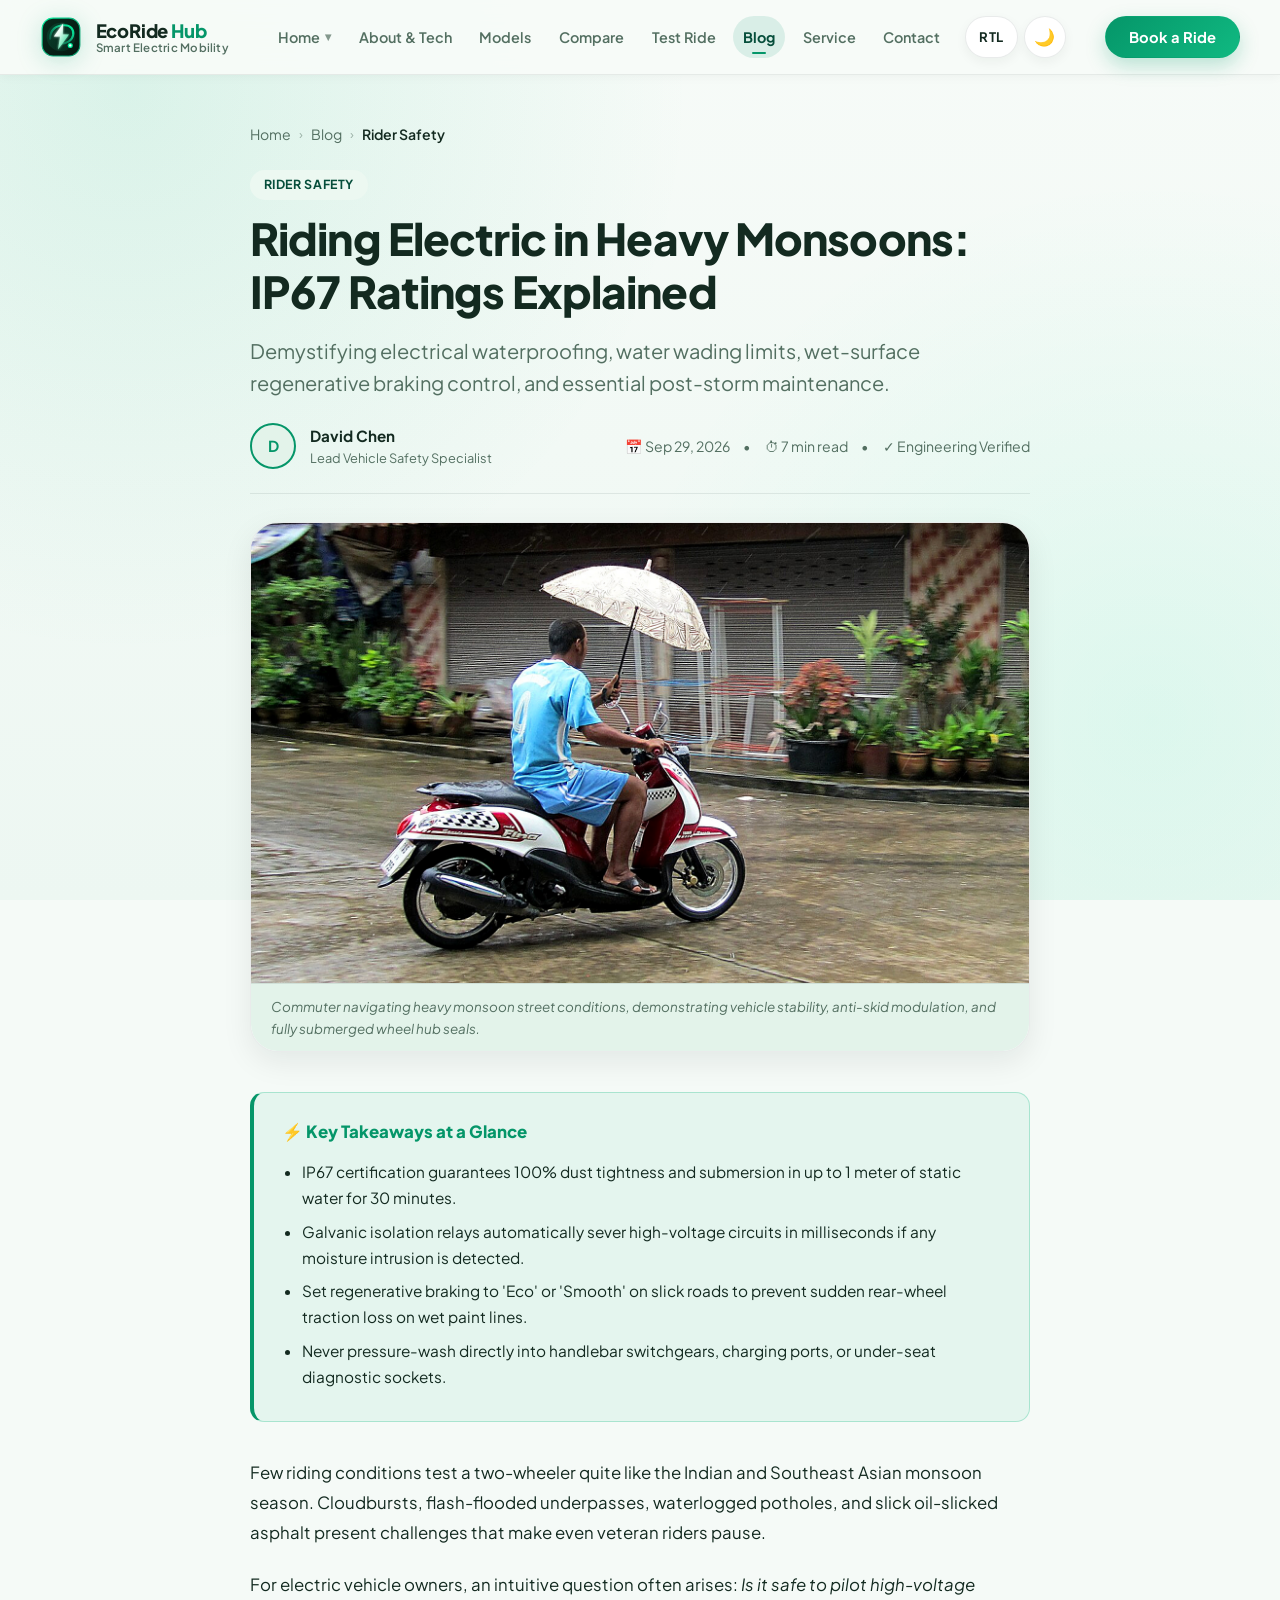
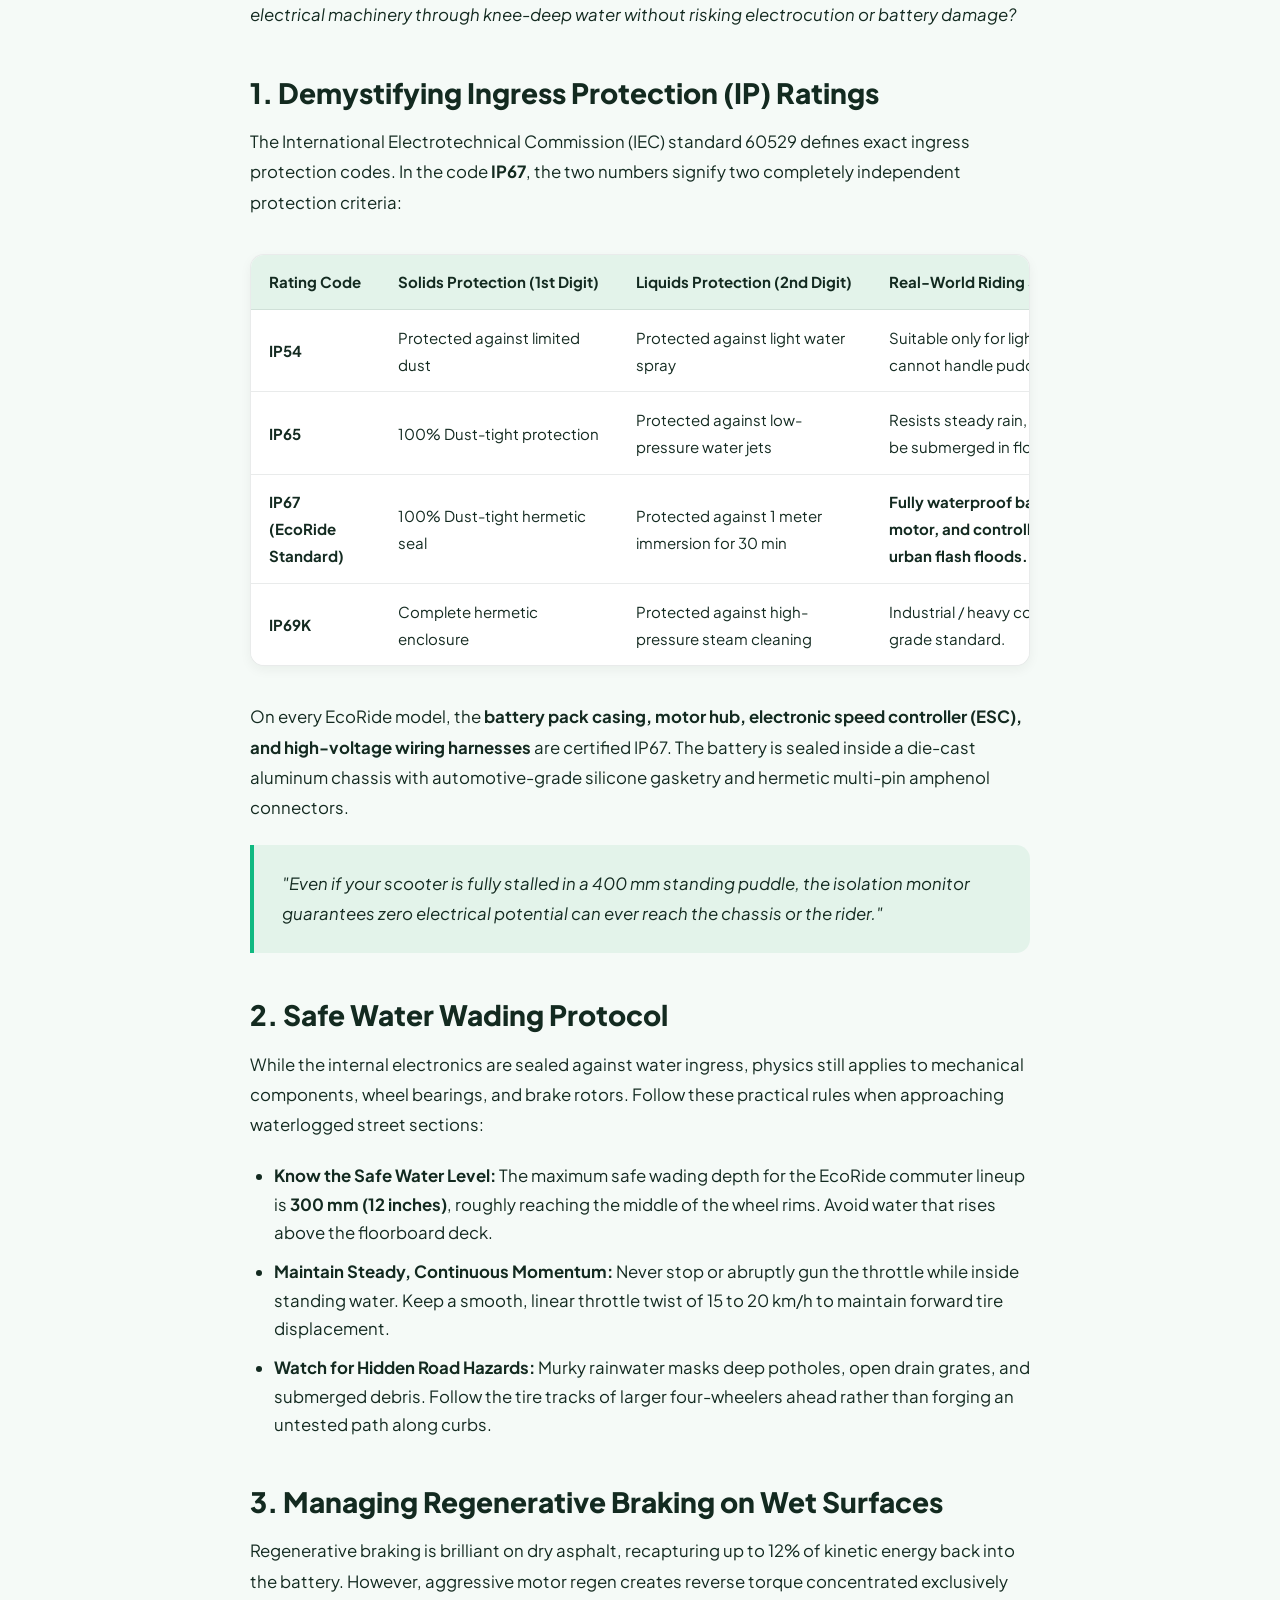
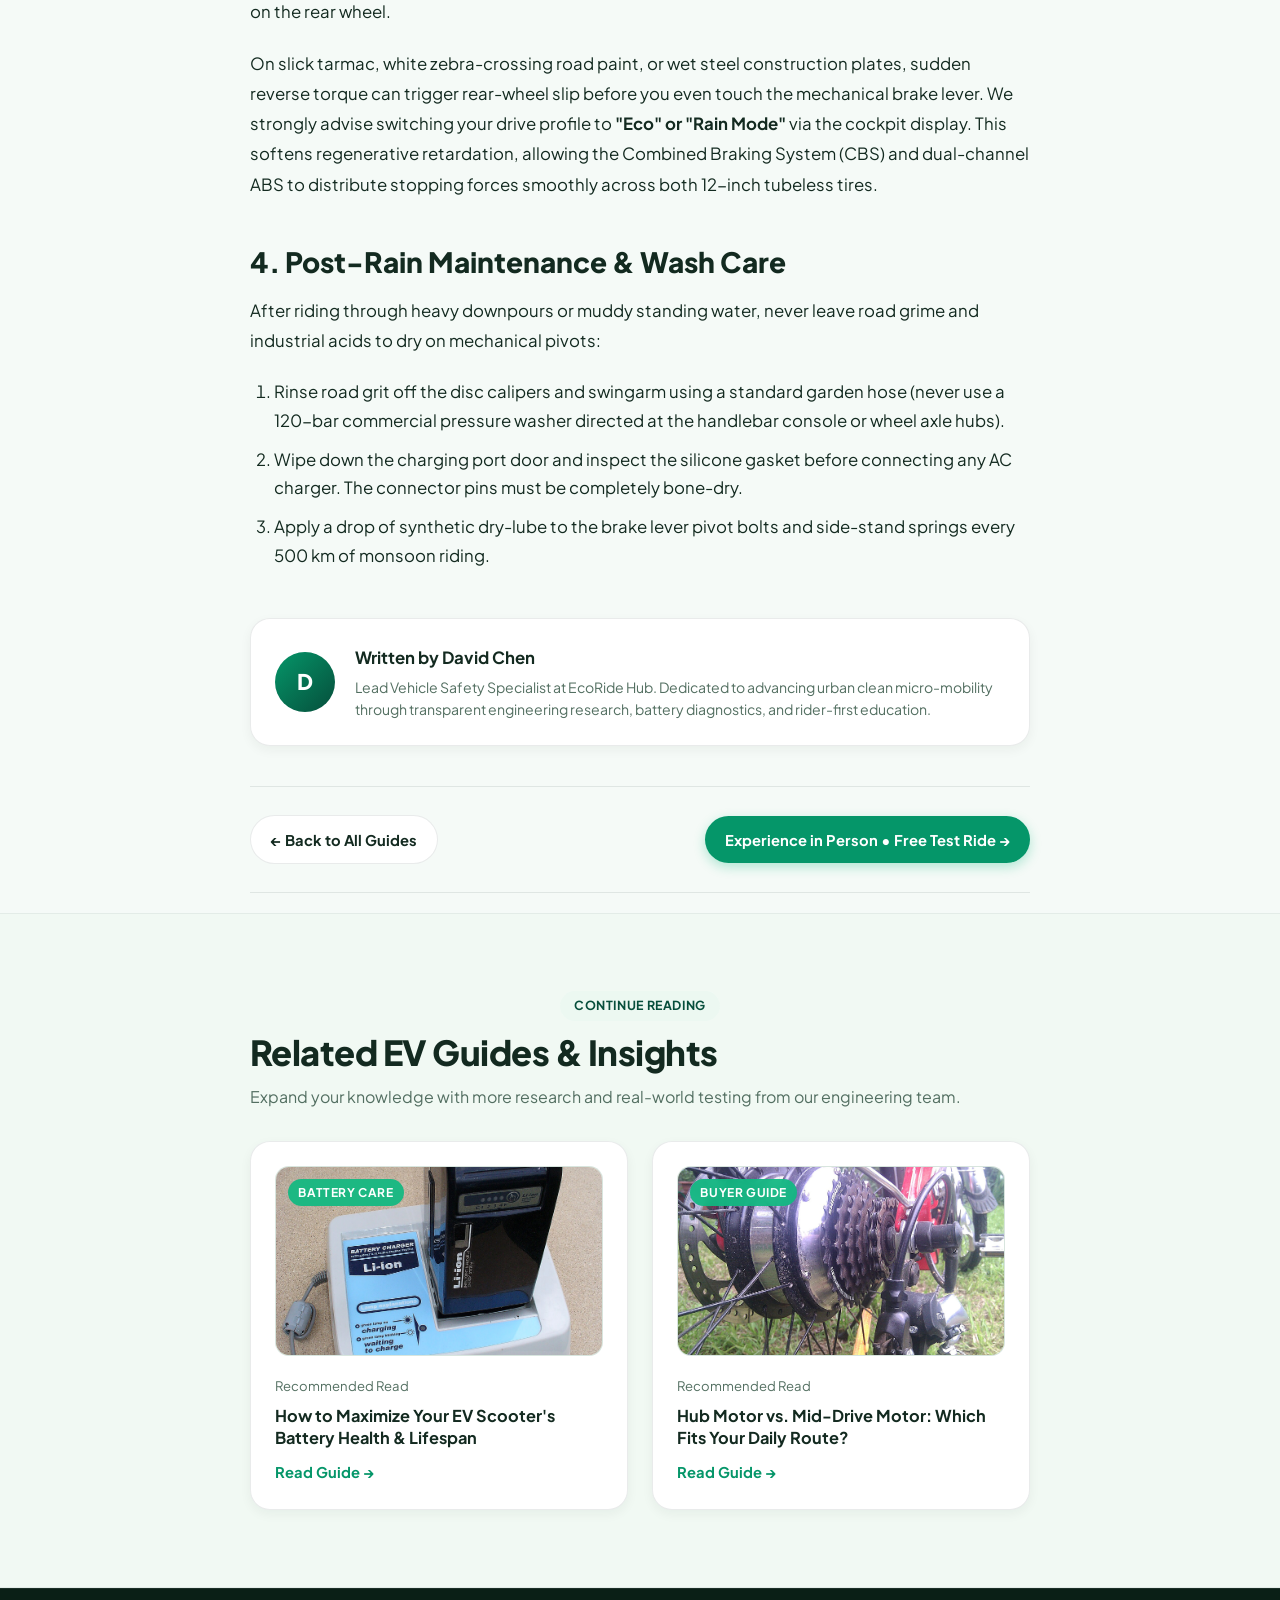
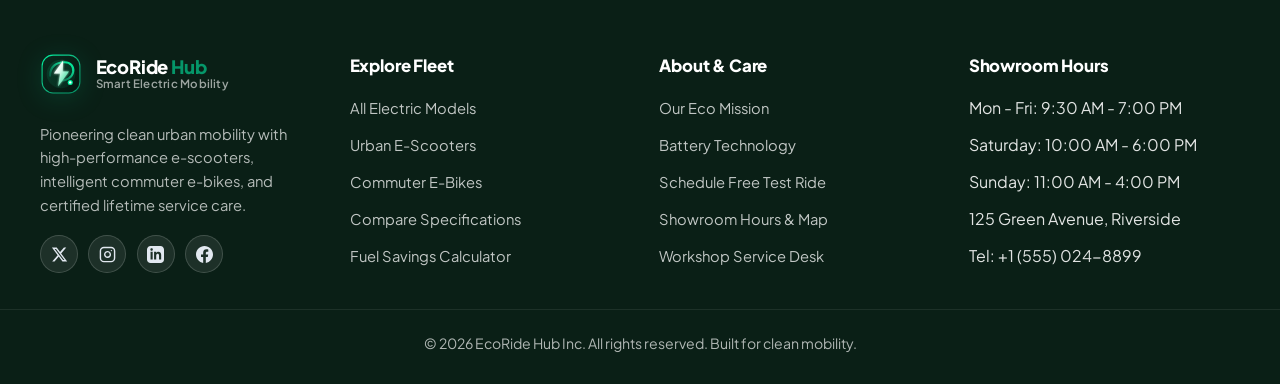
<file: blog-monsoon-riding.html>
<!DOCTYPE html>
<html lang="en" dir="ltr" data-theme="light">
<head>
  <meta charset="UTF-8">
  <meta name="viewport" content="width=device-width, initial-scale=1.0">
  <meta name="description" content="Wet-weather electric scooter survival guide: IP67 ingress protection, regenerative braking control, safe water wading depths, and post-rain wash care.">
  <title>Riding Electric in Heavy Monsoons: IP67 Ratings Explained &mdash; EcoRide Hub Blog</title>
  <link rel="icon" type="image/svg+xml" href="assets/images/favicon.svg">
  <link rel="preconnect" href="https://fonts.googleapis.com">
  <link rel="preconnect" href="https://fonts.gstatic.com" crossorigin>
  <link href="https://fonts.googleapis.com/css2?family=Plus+Jakarta+Sans:wght@400;500;600;700;800&display=swap" rel="stylesheet">
  <link rel="stylesheet" href="assets/css/styles.css">
</head>
<body>
  <div class="page-shell">
    <a class="skip-link" href="#main-content">Skip to content</a>

<header class="site-header">
      <div class="container header-bar">
        <a class="brand" href="index.html" aria-label="EcoRide Hub home">
          <span class="brand-mark">
            <img src="assets/images/logo.svg" alt="EcoRide Hub Logo" class="brand-logo-img">
          </span>
          <div class="brand-text">
            <span class="brand-title">EcoRide <span>Hub</span></span>
            <span class="brand-sub">Smart Electric Mobility</span>
          </div>
        </a>

        <nav class="site-nav" aria-label="Main navigation" data-site-nav>
          <div class="nav-dropdown" data-nav-dropdown>
            <button type="button" class="nav-dropdown-toggle" aria-expanded="false" aria-haspopup="true" data-dropdown-toggle>
              <span>Home</span>
              <span class="dropdown-arrow">&#9662;</span>
            </button>
            <div class="nav-dropdown-menu" role="menu">
              <a href="index.html" class="nav-dropdown-item" role="menuitem">
                <div class="dropdown-item-header">
                  <span class="dropdown-item-title">Home 1 &bull; Urban Commuters</span>
                  <span class="dropdown-item-tag">Flagship</span>
                </div>
                <p class="dropdown-item-desc">Smart cockpit display, daily commuter fleet &amp; specs</p>
              </a>
              <a href="home-2.html" class="nav-dropdown-item" role="menuitem">
                <div class="dropdown-item-header">
                  <span class="dropdown-item-title">Home 2 &bull; Hyper Performance</span>
                  <span class="dropdown-item-tag tag-hyper">New</span>
                </div>
                <p class="dropdown-item-desc">Dual-motor power, fast charging hubs &amp; 2026 fleet</p>
              </a>
            </div>
          </div>
          <a href="about.html">About &amp; Tech</a>
          <a href="products.html">Models</a>
          <a href="compare.html">Compare</a>
          <a href="booking.html">Test Ride</a>
          <a href="blog.html" class="active">Blog</a>
          <a href="service.html">Service</a>
          <a href="contact.html">Contact</a>
          <div class="nav-util-group">
            <button type="button" class="nav-btn-util" id="rtl-toggle" aria-label="Toggle RTL layout" title="Switch text direction (RTL / LTR)">
              <span class="util-text" id="rtl-text">RTL</span>
            </button>
            <button type="button" class="nav-btn-util" id="theme-toggle" aria-label="Toggle dark/light theme" title="Toggle dark / light theme">
              <span class="theme-icon" id="theme-icon">&#127769;</span>
            </button>
          </div>
        </nav>

        <div class="header-actions">
          <a class="button button-nav" href="booking.html">Book a Ride</a>
          <button class="nav-toggle" type="button" aria-label="Toggle navigation" aria-expanded="false" data-nav-toggle>
            <span></span>
            <span></span>
            <span></span>
          </button>
        </div>
      </div>
    </header>

    <main id="main-content">
      <!-- ARTICLE HEADER SECTION -->
      <section class="article-header-section">
        <div class="container article-container">
          <!-- BREADCRUMBS -->
          <nav class="article-breadcrumbs" aria-label="Breadcrumbs">
            <a href="index.html">Home</a>
            <span class="breadcrumb-sep">&rsaquo;</span>
            <a href="blog.html">Blog</a>
            <span class="breadcrumb-sep">&rsaquo;</span>
            <span class="current">Rider Safety</span>
          </nav>

          <div class="article-header">
            <span class="badge-tag">Rider Safety</span>
            <h1>Riding Electric in Heavy Monsoons: IP67 Ratings Explained</h1>
            <p class="article-subtitle">Demystifying electrical waterproofing, water wading limits, wet-surface regenerative braking control, and essential post-storm maintenance.</p>

            <div class="article-meta-header">
              <div class="article-author-info">
                <div class="article-author-avatar">
                  D
                </div>
                <div class="article-author-meta">
                  <span class="article-author-name">David Chen</span>
                  <span class="article-author-role">Lead Vehicle Safety Specialist</span>
                </div>
              </div>
              <div class="article-detail-meta">
                <span>&#128197; Sep 29, 2026</span>
                <span>&bull;</span>
                <span>&#9201; 7 min read</span>
                <span>&bull;</span>
                <span>&#10003; Engineering Verified</span>
              </div>
            </div>
          </div>

          <!-- FEATURED HERO IMAGE (HALF CARD / HERO MEDIA) -->
          <div class="article-hero-banner">
            <img src="assets/images/blog-monsoon-riding.jpg" alt="Commuter navigating wet monsoon urban streets on a waterproofed electric scooter">
            <div class="article-hero-caption">Commuter navigating heavy monsoon street conditions, demonstrating vehicle stability, anti-skid modulation, and fully submerged wheel hub seals.</div>
          </div>

          <!-- ARTICLE BODY -->
          <article class="article-body">
            <!-- KEY TAKEAWAYS CALLOUT -->
            <div class="article-takeaways-card">
              <h4>&#9889; Key Takeaways at a Glance</h4>
              <ul>
                <li>IP67 certification guarantees 100% dust tightness and submersion in up to 1 meter of static water for 30 minutes.</li><li>Galvanic isolation relays automatically sever high-voltage circuits in milliseconds if any moisture intrusion is detected.</li><li>Set regenerative braking to 'Eco' or 'Smooth' on slick roads to prevent sudden rear-wheel traction loss on wet paint lines.</li><li>Never pressure-wash directly into handlebar switchgears, charging ports, or under-seat diagnostic sockets.</li>
              </ul>
            </div>

            
          <p>Few riding conditions test a two-wheeler quite like the Indian and Southeast Asian monsoon season. Cloudbursts, flash-flooded underpasses, waterlogged potholes, and slick oil-slicked asphalt present challenges that make even veteran riders pause.</p>

          <p>For electric vehicle owners, an intuitive question often arises: <em>Is it safe to pilot high-voltage electrical machinery through knee-deep water without risking electrocution or battery damage?</em></p>

          <h2>1. Demystifying Ingress Protection (IP) Ratings</h2>
          <p>The International Electrotechnical Commission (IEC) standard 60529 defines exact ingress protection codes. In the code <strong>IP67</strong>, the two numbers signify two completely independent protection criteria:</p>

          <div class="article-table-card">
            <table class="article-data-table">
              <thead>
                <tr>
                  <th>Rating Code</th>
                  <th>Solids Protection (1st Digit)</th>
                  <th>Liquids Protection (2nd Digit)</th>
                  <th>Real-World Riding Significance</th>
                </tr>
              </thead>
              <tbody>
                <tr>
                  <td><strong>IP54</strong></td>
                  <td>Protected against limited dust</td>
                  <td>Protected against light water spray</td>
                  <td>Suitable only for light drizzles; cannot handle puddles.</td>
                </tr>
                <tr>
                  <td><strong>IP65</strong></td>
                  <td>100% Dust-tight protection</td>
                  <td>Protected against low-pressure water jets</td>
                  <td>Resists steady rain, but cannot be submerged in floodwater.</td>
                </tr>
                <tr>
                  <td><strong>IP67 (EcoRide Standard)</strong></td>
                  <td>100% Dust-tight hermetic seal</td>
                  <td>Protected against 1 meter immersion for 30 min</td>
                  <td><strong>Fully waterproof battery, motor, and controller against urban flash floods.</strong></td>
                </tr>
                <tr>
                  <td><strong>IP69K</strong></td>
                  <td>Complete hermetic enclosure</td>
                  <td>Protected against high-pressure steam cleaning</td>
                  <td>Industrial / heavy commercial grade standard.</td>
                </tr>
              </tbody>
            </table>
          </div>

          <p>On every EcoRide model, the <strong>battery pack casing, motor hub, electronic speed controller (ESC), and high-voltage wiring harnesses</strong> are certified IP67. The battery is sealed inside a die-cast aluminum chassis with automotive-grade silicone gasketry and hermetic multi-pin amphenol connectors.</p>

          <p class="article-callout-quote">"Even if your scooter is fully stalled in a 400 mm standing puddle, the isolation monitor guarantees zero electrical potential can ever reach the chassis or the rider."</p>

          <h2>2. Safe Water Wading Protocol</h2>
          <p>While the internal electronics are sealed against water ingress, physics still applies to mechanical components, wheel bearings, and brake rotors. Follow these practical rules when approaching waterlogged street sections:</p>
          <ul>
            <li><strong>Know the Safe Water Level:</strong> The maximum safe wading depth for the EcoRide commuter lineup is <strong>300 mm (12 inches)</strong>, roughly reaching the middle of the wheel rims. Avoid water that rises above the floorboard deck.</li>
            <li><strong>Maintain Steady, Continuous Momentum:</strong> Never stop or abruptly gun the throttle while inside standing water. Keep a smooth, linear throttle twist of 15 to 20 km/h to maintain forward tire displacement.</li>
            <li><strong>Watch for Hidden Road Hazards:</strong> Murky rainwater masks deep potholes, open drain grates, and submerged debris. Follow the tire tracks of larger four-wheelers ahead rather than forging an untested path along curbs.</li>
          </ul>

          <h2>3. Managing Regenerative Braking on Wet Surfaces</h2>
          <p>Regenerative braking is brilliant on dry asphalt, recapturing up to 12% of kinetic energy back into the battery. However, aggressive motor regen creates reverse torque concentrated exclusively on the rear wheel.</p>

          <p>On slick tarmac, white zebra-crossing road paint, or wet steel construction plates, sudden reverse torque can trigger rear-wheel slip before you even touch the mechanical brake lever. We strongly advise switching your drive profile to <strong>"Eco" or "Rain Mode"</strong> via the cockpit display. This softens regenerative retardation, allowing the Combined Braking System (CBS) and dual-channel ABS to distribute stopping forces smoothly across both 12-inch tubeless tires.</p>

          <h2>4. Post-Rain Maintenance & Wash Care</h2>
          <p>After riding through heavy downpours or muddy standing water, never leave road grime and industrial acids to dry on mechanical pivots:</p>
          <ol>
            <li>Rinse road grit off the disc calipers and swingarm using a standard garden hose (never use a 120-bar commercial pressure washer directed at the handlebar console or wheel axle hubs).</li>
            <li>Wipe down the charging port door and inspect the silicone gasket before connecting any AC charger. The connector pins must be completely bone-dry.</li>
            <li>Apply a drop of synthetic dry-lube to the brake lever pivot bolts and side-stand springs every 500 km of monsoon riding.</li>
          </ol>
        

            <!-- AUTHOR BIO BOX -->
            <div class="article-author-box">
              <div class="article-author-box-avatar">
                D
              </div>
              <div class="article-author-box-content">
                <h4>Written by David Chen</h4>
                <p>Lead Vehicle Safety Specialist at EcoRide Hub. Dedicated to advancing urban clean micro-mobility through transparent engineering research, battery diagnostics, and rider-first education.</p>
              </div>
            </div>

            <!-- ARTICLE FOOTER NAVIGATION -->
            <div class="article-footer-nav">
              <a href="blog.html" class="article-btn-back">&larr; Back to All Guides</a>
              <a href="booking.html" class="article-btn-action">Experience in Person &bull; Free Test Ride &rarr;</a>
            </div>
          </article>
        </div>
      </section>

      <!-- RELATED ARTICLES SECTION -->
      <section class="section section-alt">
        <div class="container article-container">
          <div class="section-heading" style="text-align: left; margin-bottom: 2rem;">
            <span class="badge-tag">Continue Reading</span>
            <h2>Related EV Guides &amp; Insights</h2>
            <p>Expand your knowledge with more research and real-world testing from our engineering team.</p>
          </div>

          <div class="grid grid-2">
            
            <article class="card feature-card blog-card">
              <div class="card-media-top">
                <span class="blog-badge-tag">Battery Care</span>
                <a href="blog-battery-care.html" aria-label="Read guide: How to Maximize Your EV Scooter's Battery Health & Lifespan">
                  <img src="assets/images/blog-battery-care.jpg" alt="How to Maximize Your EV Scooter's Battery Health & Lifespan">
                </a>
              </div>
              <div class="blog-meta">
                <span>Recommended Read</span>
              </div>
              <h3><a href="blog-battery-care.html" class="blog-title-link">How to Maximize Your EV Scooter's Battery Health & Lifespan</a></h3>
              <a href="blog-battery-care.html" class="blog-read-link">Read Guide &rarr;</a>
            </article>
        
            <article class="card feature-card blog-card">
              <div class="card-media-top">
                <span class="blog-badge-tag">Buyer Guide</span>
                <a href="blog-motor-guide.html" aria-label="Read guide: Hub Motor vs. Mid-Drive Motor: Which Fits Your Daily Route?">
                  <img src="assets/images/blog-motor-guide.jpg" alt="Hub Motor vs. Mid-Drive Motor: Which Fits Your Daily Route?">
                </a>
              </div>
              <div class="blog-meta">
                <span>Recommended Read</span>
              </div>
              <h3><a href="blog-motor-guide.html" class="blog-title-link">Hub Motor vs. Mid-Drive Motor: Which Fits Your Daily Route?</a></h3>
              <a href="blog-motor-guide.html" class="blog-read-link">Read Guide &rarr;</a>
            </article>
        
          </div>
        </div>
      </section>
    </main>

<footer class="site-footer">
      <div class="container footer-grid">
        <div>
          <a class="brand" href="index.html">
            <span class="brand-mark">
              <img src="assets/images/logo.svg" alt="EcoRide Hub Logo" class="brand-logo-img">
            </span>
            <div class="brand-text">
              <span class="brand-title">EcoRide <span>Hub</span></span>
              <span class="brand-sub">Smart Electric Mobility</span>
            </div>
          </a>
          <p class="footer-desc">
            Pioneering clean urban mobility with high-performance e-scooters, intelligent commuter e-bikes, and certified lifetime service care.
          </p>
          <div class="footer-socials" aria-label="EcoRide Social Media Links">
            <a href="https://x.com" target="_blank" rel="noopener noreferrer" class="social-icon-btn" aria-label="EcoRide Hub on X (formerly Twitter)" title="X (Twitter)">
              <svg width="17" height="17" viewBox="0 0 24 24" fill="currentColor" aria-hidden="true"><path d="M18.244 2.25h3.308l-7.227 8.26 8.502 11.24H16.17l-5.214-6.817L4.99 21.75H1.68l7.73-8.835L1.254 2.25H8.08l4.713 6.231zm-1.161 17.52h1.833L7.084 4.126H5.117z"/></svg>
            </a>
            <a href="https://instagram.com" target="_blank" rel="noopener noreferrer" class="social-icon-btn" aria-label="EcoRide Hub on Instagram" title="Instagram">
              <svg width="17" height="17" viewBox="0 0 24 24" fill="none" stroke="currentColor" stroke-width="2" stroke-linecap="round" stroke-linejoin="round" aria-hidden="true"><rect x="2" y="2" width="20" height="20" rx="5" ry="5"/><path d="M16 11.37A4 4 0 1 1 12.63 8 4 4 0 0 1 16 11.37z"/><line x1="17.5" y1="6.5" x2="17.51" y2="6.5"/></svg>
            </a>
            <a href="https://linkedin.com" target="_blank" rel="noopener noreferrer" class="social-icon-btn" aria-label="EcoRide Hub on LinkedIn" title="LinkedIn">
              <svg width="17" height="17" viewBox="0 0 24 24" fill="currentColor" aria-hidden="true"><path d="M19 0h-14c-2.761 0-5 2.239-5 5v14c0 2.761 2.239 5 5 5h14c2.762 0 5-2.239 5-5v-14c0-2.761-2.238-5-5-5zm-11 19h-3v-11h3v11zm-1.5-12.268c-.966 0-1.75-.79-1.75-1.764s.784-1.764 1.75-1.764 1.75.79 1.75 1.764-.783 1.764-1.75 1.764zm13.5 12.268h-3v-5.604c0-3.368-4-3.113-4 0v5.604h-3v-11h3v1.765c1.396-2.586 7-2.777 7 2.476v6.759z"/></svg>
            </a>
            <a href="https://facebook.com" target="_blank" rel="noopener noreferrer" class="social-icon-btn" aria-label="EcoRide Hub on Facebook" title="Facebook">
              <svg width="17" height="17" viewBox="0 0 24 24" fill="currentColor" aria-hidden="true"><path d="M24 12.073c0-6.627-5.373-12-12-12s-12 5.373-12 12c0 5.99 4.388 10.954 10.125 11.854v-8.385H7.078v-3.47h3.047V9.43c0-3.007 1.792-4.669 4.533-4.669 1.312 0 2.686.235 2.686.235v2.953H15.83c-1.491 0-1.956.925-1.956 1.874v2.25h3.328l-.532 3.47h-2.796v8.385C19.612 23.027 24 18.062 24 12.073z"/></svg>
            </a>
          </div>
        </div>
        <div>
          <h3>Explore Fleet</h3>
          <ul class="footer-list">
            <li><a href="products.html">All Electric Models</a></li>
            <li><a href="products.html">Urban E-Scooters</a></li>
            <li><a href="products.html">Commuter E-Bikes</a></li>
            <li><a href="compare.html">Compare Specifications</a></li>
            <li><a href="compare.html">Fuel Savings Calculator</a></li>
          </ul>
        </div>
        <div>
          <h3>About &amp; Care</h3>
          <ul class="footer-list">
            <li><a href="about.html">Our Eco Mission</a></li>
            <li><a href="about.html">Battery Technology</a></li>
            <li><a href="booking.html">Schedule Free Test Ride</a></li>
            <li><a href="contact.html#showroom-map">Showroom Hours &amp; Map</a></li>
            <li><a href="contact.html">Workshop Service Desk</a></li>
          </ul>
        </div>
        <div>
          <h3>Showroom Hours</h3>
          <ul class="footer-list">
            <li>Mon - Fri: 9:30 AM - 7:00 PM</li>
            <li>Saturday: 10:00 AM - 6:00 PM</li>
            <li>Sunday: 11:00 AM - 4:00 PM</li>
            <li>125 Green Avenue, Riverside</li>
            <li>Tel: +1 (555) 024-8899</li>
          </ul>
        </div>
      </div>
      <div class="container footer-bottom">
        <p class="copyright-text">&copy; <span data-current-year></span> EcoRide Hub Inc. All rights reserved. Built for clean mobility.</p>
      </div>
    </footer>
  </div>

  <script src="assets/js/main.js"></script>
</body>
</html>
</file>
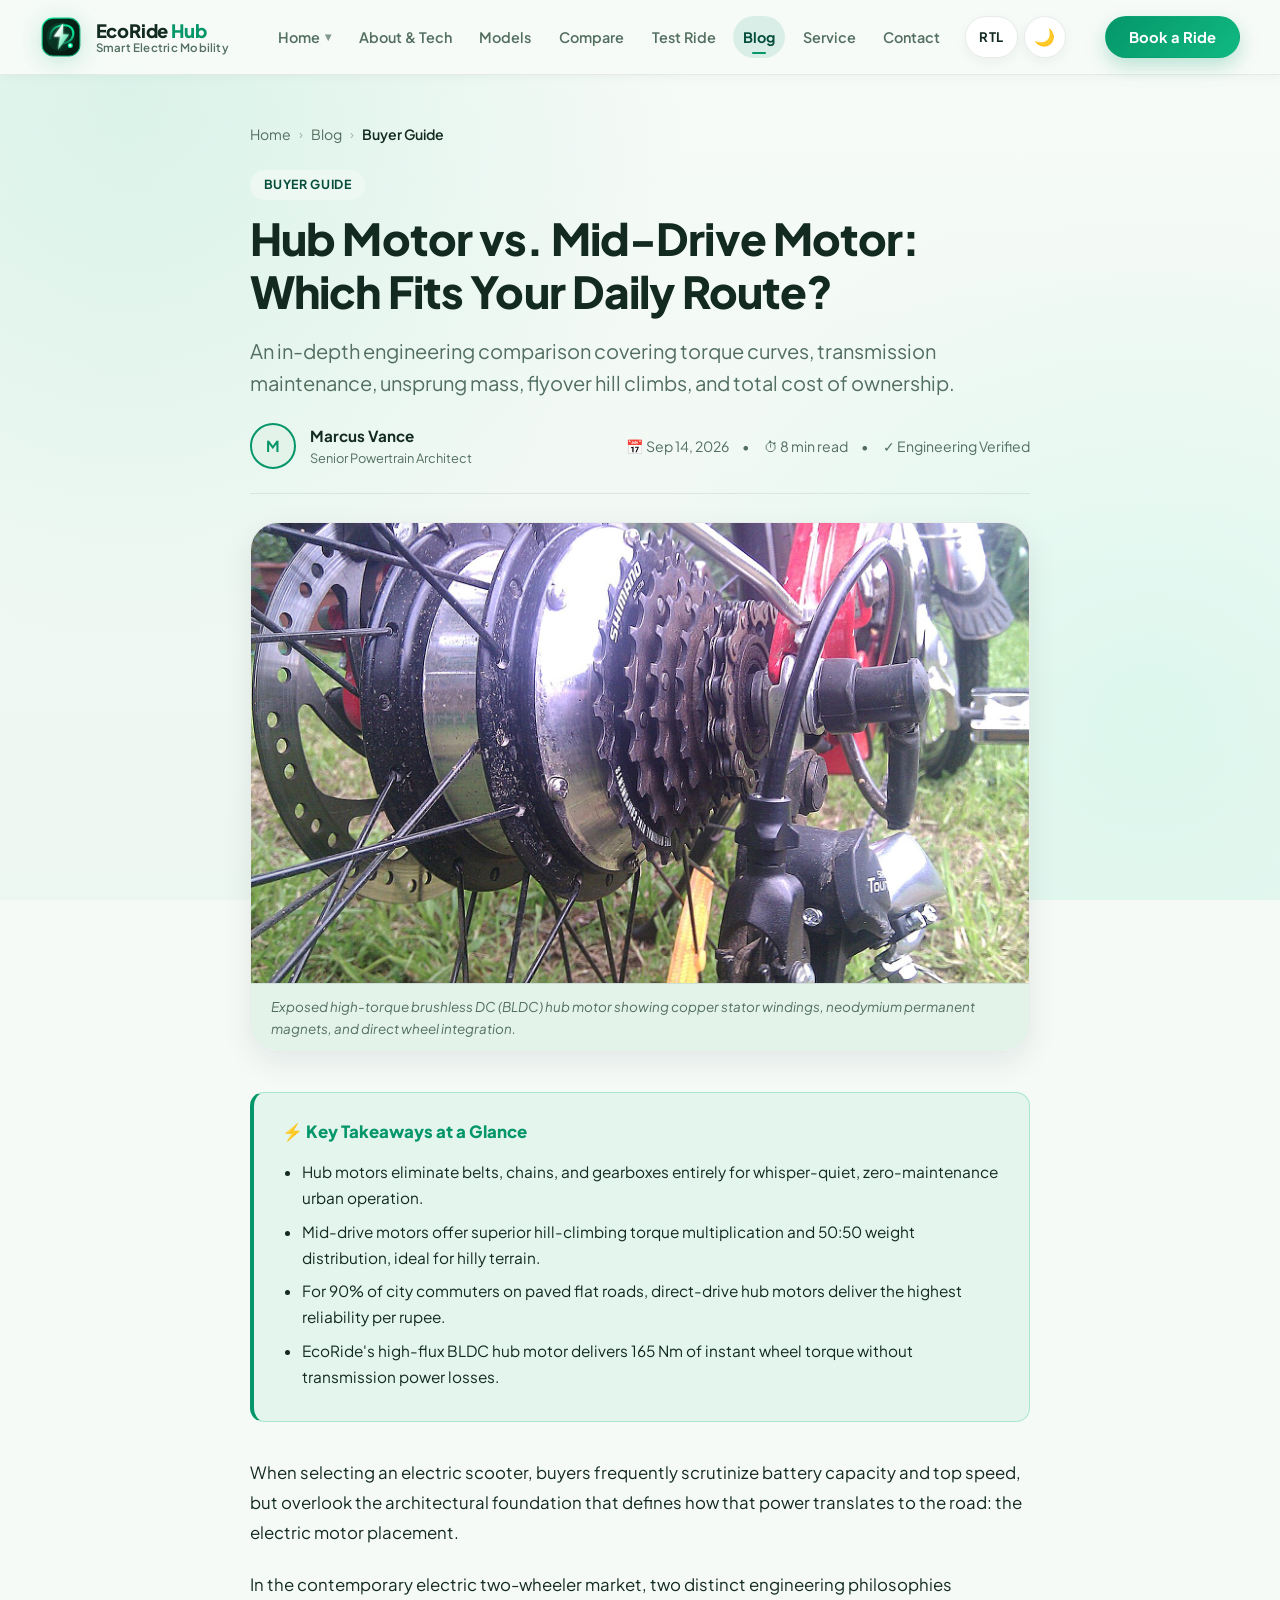
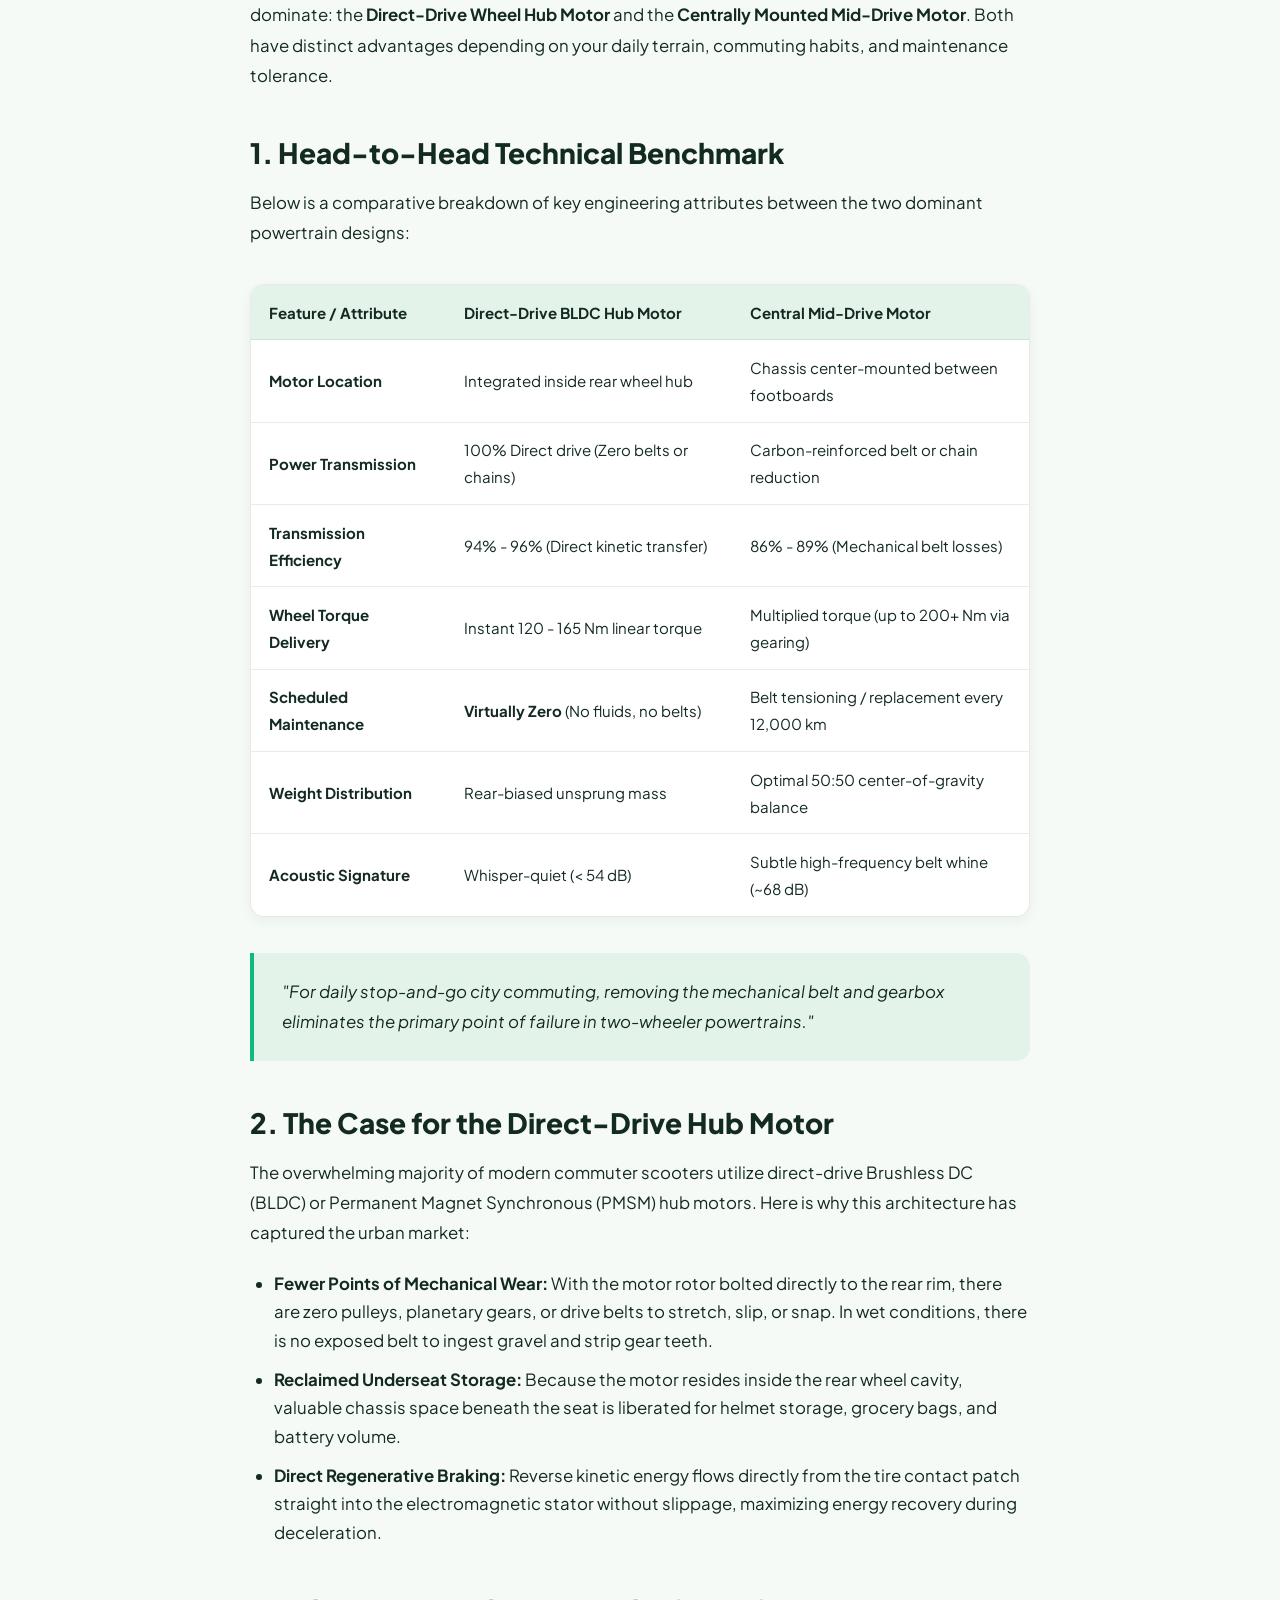
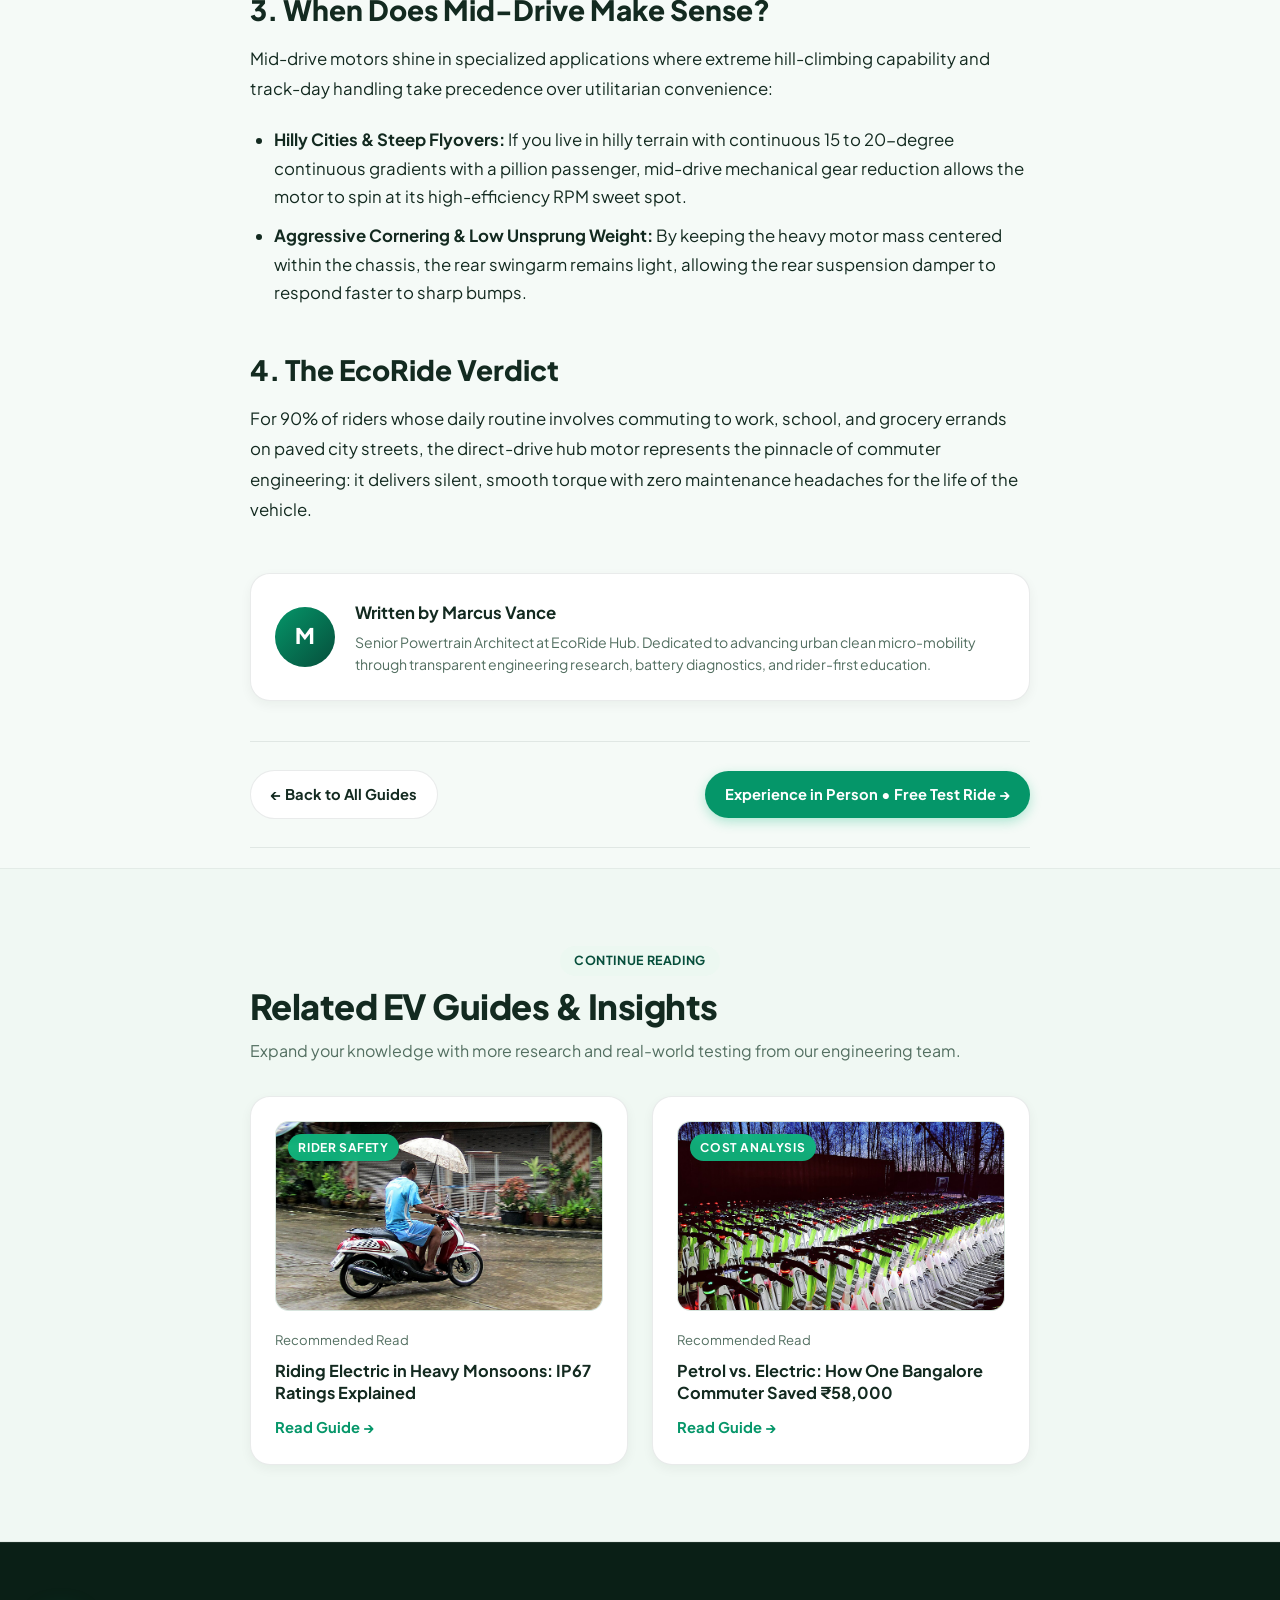
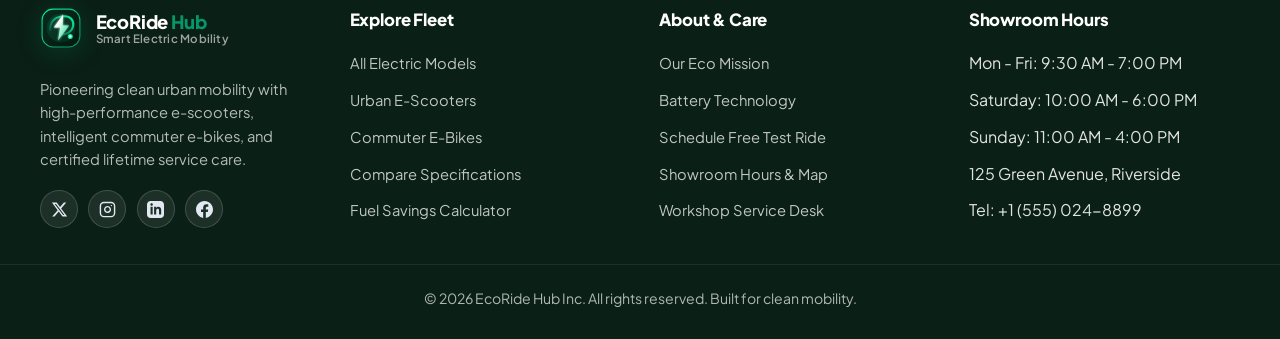
<file: blog-motor-guide.html>
<!DOCTYPE html>
<html lang="en" dir="ltr" data-theme="light">
<head>
  <meta charset="UTF-8">
  <meta name="viewport" content="width=device-width, initial-scale=1.0">
  <meta name="description" content="Direct drive hub motor vs central mid-drive motor: compare torque delivery, transmission wear, hill climbing capability, and long-term commuter reliability.">
  <title>Hub Motor vs. Mid-Drive Motor: Which Fits Your Daily Route? &mdash; EcoRide Hub Blog</title>
  <link rel="icon" type="image/svg+xml" href="assets/images/favicon.svg">
  <link rel="preconnect" href="https://fonts.googleapis.com">
  <link rel="preconnect" href="https://fonts.gstatic.com" crossorigin>
  <link href="https://fonts.googleapis.com/css2?family=Plus+Jakarta+Sans:wght@400;500;600;700;800&display=swap" rel="stylesheet">
  <link rel="stylesheet" href="assets/css/styles.css">
</head>
<body>
  <div class="page-shell">
    <a class="skip-link" href="#main-content">Skip to content</a>

<header class="site-header">
      <div class="container header-bar">
        <a class="brand" href="index.html" aria-label="EcoRide Hub home">
          <span class="brand-mark">
            <img src="assets/images/logo.svg" alt="EcoRide Hub Logo" class="brand-logo-img">
          </span>
          <div class="brand-text">
            <span class="brand-title">EcoRide <span>Hub</span></span>
            <span class="brand-sub">Smart Electric Mobility</span>
          </div>
        </a>

        <nav class="site-nav" aria-label="Main navigation" data-site-nav>
          <div class="nav-dropdown" data-nav-dropdown>
            <button type="button" class="nav-dropdown-toggle" aria-expanded="false" aria-haspopup="true" data-dropdown-toggle>
              <span>Home</span>
              <span class="dropdown-arrow">&#9662;</span>
            </button>
            <div class="nav-dropdown-menu" role="menu">
              <a href="index.html" class="nav-dropdown-item" role="menuitem">
                <div class="dropdown-item-header">
                  <span class="dropdown-item-title">Home 1 &bull; Urban Commuters</span>
                  <span class="dropdown-item-tag">Flagship</span>
                </div>
                <p class="dropdown-item-desc">Smart cockpit display, daily commuter fleet &amp; specs</p>
              </a>
              <a href="home-2.html" class="nav-dropdown-item" role="menuitem">
                <div class="dropdown-item-header">
                  <span class="dropdown-item-title">Home 2 &bull; Hyper Performance</span>
                  <span class="dropdown-item-tag tag-hyper">New</span>
                </div>
                <p class="dropdown-item-desc">Dual-motor power, fast charging hubs &amp; 2026 fleet</p>
              </a>
            </div>
          </div>
          <a href="about.html">About &amp; Tech</a>
          <a href="products.html">Models</a>
          <a href="compare.html">Compare</a>
          <a href="booking.html">Test Ride</a>
          <a href="blog.html" class="active">Blog</a>
          <a href="service.html">Service</a>
          <a href="contact.html">Contact</a>
          <div class="nav-util-group">
            <button type="button" class="nav-btn-util" id="rtl-toggle" aria-label="Toggle RTL layout" title="Switch text direction (RTL / LTR)">
              <span class="util-text" id="rtl-text">RTL</span>
            </button>
            <button type="button" class="nav-btn-util" id="theme-toggle" aria-label="Toggle dark/light theme" title="Toggle dark / light theme">
              <span class="theme-icon" id="theme-icon">&#127769;</span>
            </button>
          </div>
        </nav>

        <div class="header-actions">
          <a class="button button-nav" href="booking.html">Book a Ride</a>
          <button class="nav-toggle" type="button" aria-label="Toggle navigation" aria-expanded="false" data-nav-toggle>
            <span></span>
            <span></span>
            <span></span>
          </button>
        </div>
      </div>
    </header>

    <main id="main-content">
      <!-- ARTICLE HEADER SECTION -->
      <section class="article-header-section">
        <div class="container article-container">
          <!-- BREADCRUMBS -->
          <nav class="article-breadcrumbs" aria-label="Breadcrumbs">
            <a href="index.html">Home</a>
            <span class="breadcrumb-sep">&rsaquo;</span>
            <a href="blog.html">Blog</a>
            <span class="breadcrumb-sep">&rsaquo;</span>
            <span class="current">Buyer Guide</span>
          </nav>

          <div class="article-header">
            <span class="badge-tag">Buyer Guide</span>
            <h1>Hub Motor vs. Mid-Drive Motor: Which Fits Your Daily Route?</h1>
            <p class="article-subtitle">An in-depth engineering comparison covering torque curves, transmission maintenance, unsprung mass, flyover hill climbs, and total cost of ownership.</p>

            <div class="article-meta-header">
              <div class="article-author-info">
                <div class="article-author-avatar">
                  M
                </div>
                <div class="article-author-meta">
                  <span class="article-author-name">Marcus Vance</span>
                  <span class="article-author-role">Senior Powertrain Architect</span>
                </div>
              </div>
              <div class="article-detail-meta">
                <span>&#128197; Sep 14, 2026</span>
                <span>&bull;</span>
                <span>&#9201; 8 min read</span>
                <span>&bull;</span>
                <span>&#10003; Engineering Verified</span>
              </div>
            </div>
          </div>

          <!-- FEATURED HERO IMAGE (HALF CARD / HERO MEDIA) -->
          <div class="article-hero-banner">
            <img src="assets/images/blog-motor-guide.jpg" alt="Exposed high-torque brushless DC hub motor displaying copper stator windings and magnets">
            <div class="article-hero-caption">Exposed high-torque brushless DC (BLDC) hub motor showing copper stator windings, neodymium permanent magnets, and direct wheel integration.</div>
          </div>

          <!-- ARTICLE BODY -->
          <article class="article-body">
            <!-- KEY TAKEAWAYS CALLOUT -->
            <div class="article-takeaways-card">
              <h4>&#9889; Key Takeaways at a Glance</h4>
              <ul>
                <li>Hub motors eliminate belts, chains, and gearboxes entirely for whisper-quiet, zero-maintenance urban operation.</li><li>Mid-drive motors offer superior hill-climbing torque multiplication and 50:50 weight distribution, ideal for hilly terrain.</li><li>For 90% of city commuters on paved flat roads, direct-drive hub motors deliver the highest reliability per rupee.</li><li>EcoRide's high-flux BLDC hub motor delivers 165 Nm of instant wheel torque without transmission power losses.</li>
              </ul>
            </div>

            
          <p>When selecting an electric scooter, buyers frequently scrutinize battery capacity and top speed, but overlook the architectural foundation that defines how that power translates to the road: the electric motor placement.</p>

          <p>In the contemporary electric two-wheeler market, two distinct engineering philosophies dominate: the <strong>Direct-Drive Wheel Hub Motor</strong> and the <strong>Centrally Mounted Mid-Drive Motor</strong>. Both have distinct advantages depending on your daily terrain, commuting habits, and maintenance tolerance.</p>

          <h2>1. Head-to-Head Technical Benchmark</h2>
          <p>Below is a comparative breakdown of key engineering attributes between the two dominant powertrain designs:</p>

          <div class="article-table-card">
            <table class="article-data-table">
              <thead>
                <tr>
                  <th>Feature / Attribute</th>
                  <th>Direct-Drive BLDC Hub Motor</th>
                  <th>Central Mid-Drive Motor</th>
                </tr>
              </thead>
              <tbody>
                <tr>
                  <td><strong>Motor Location</strong></td>
                  <td>Integrated inside rear wheel hub</td>
                  <td>Chassis center-mounted between footboards</td>
                </tr>
                <tr>
                  <td><strong>Power Transmission</strong></td>
                  <td>100% Direct drive (Zero belts or chains)</td>
                  <td>Carbon-reinforced belt or chain reduction</td>
                </tr>
                <tr>
                  <td><strong>Transmission Efficiency</strong></td>
                  <td>94% - 96% (Direct kinetic transfer)</td>
                  <td>86% - 89% (Mechanical belt losses)</td>
                </tr>
                <tr>
                  <td><strong>Wheel Torque Delivery</strong></td>
                  <td>Instant 120 - 165 Nm linear torque</td>
                  <td>Multiplied torque (up to 200+ Nm via gearing)</td>
                </tr>
                <tr>
                  <td><strong>Scheduled Maintenance</strong></td>
                  <td><strong>Virtually Zero</strong> (No fluids, no belts)</td>
                  <td>Belt tensioning / replacement every 12,000 km</td>
                </tr>
                <tr>
                  <td><strong>Weight Distribution</strong></td>
                  <td>Rear-biased unsprung mass</td>
                  <td>Optimal 50:50 center-of-gravity balance</td>
                </tr>
                <tr>
                  <td><strong>Acoustic Signature</strong></td>
                  <td>Whisper-quiet (&lt; 54 dB)</td>
                  <td>Subtle high-frequency belt whine (~68 dB)</td>
                </tr>
              </tbody>
            </table>
          </div>

          <p class="article-callout-quote">"For daily stop-and-go city commuting, removing the mechanical belt and gearbox eliminates the primary point of failure in two-wheeler powertrains."</p>

          <h2>2. The Case for the Direct-Drive Hub Motor</h2>
          <p>The overwhelming majority of modern commuter scooters utilize direct-drive Brushless DC (BLDC) or Permanent Magnet Synchronous (PMSM) hub motors. Here is why this architecture has captured the urban market:</p>
          <ul>
            <li><strong>Fewer Points of Mechanical Wear:</strong> With the motor rotor bolted directly to the rear rim, there are zero pulleys, planetary gears, or drive belts to stretch, slip, or snap. In wet conditions, there is no exposed belt to ingest gravel and strip gear teeth.</li>
            <li><strong>Reclaimed Underseat Storage:</strong> Because the motor resides inside the rear wheel cavity, valuable chassis space beneath the seat is liberated for helmet storage, grocery bags, and battery volume.</li>
            <li><strong>Direct Regenerative Braking:</strong> Reverse kinetic energy flows directly from the tire contact patch straight into the electromagnetic stator without slippage, maximizing energy recovery during deceleration.</li>
          </ul>

          <h2>3. When Does Mid-Drive Make Sense?</h2>
          <p>Mid-drive motors shine in specialized applications where extreme hill-climbing capability and track-day handling take precedence over utilitarian convenience:</p>
          <ul>
            <li><strong>Hilly Cities & Steep Flyovers:</strong> If you live in hilly terrain with continuous 15 to 20-degree continuous gradients with a pillion passenger, mid-drive mechanical gear reduction allows the motor to spin at its high-efficiency RPM sweet spot.</li>
            <li><strong>Aggressive Cornering & Low Unsprung Weight:</strong> By keeping the heavy motor mass centered within the chassis, the rear swingarm remains light, allowing the rear suspension damper to respond faster to sharp bumps.</li>
          </ul>

          <h2>4. The EcoRide Verdict</h2>
          <p>For 90% of riders whose daily routine involves commuting to work, school, and grocery errands on paved city streets, the direct-drive hub motor represents the pinnacle of commuter engineering: it delivers silent, smooth torque with zero maintenance headaches for the life of the vehicle.</p>
        

            <!-- AUTHOR BIO BOX -->
            <div class="article-author-box">
              <div class="article-author-box-avatar">
                M
              </div>
              <div class="article-author-box-content">
                <h4>Written by Marcus Vance</h4>
                <p>Senior Powertrain Architect at EcoRide Hub. Dedicated to advancing urban clean micro-mobility through transparent engineering research, battery diagnostics, and rider-first education.</p>
              </div>
            </div>

            <!-- ARTICLE FOOTER NAVIGATION -->
            <div class="article-footer-nav">
              <a href="blog.html" class="article-btn-back">&larr; Back to All Guides</a>
              <a href="booking.html" class="article-btn-action">Experience in Person &bull; Free Test Ride &rarr;</a>
            </div>
          </article>
        </div>
      </section>

      <!-- RELATED ARTICLES SECTION -->
      <section class="section section-alt">
        <div class="container article-container">
          <div class="section-heading" style="text-align: left; margin-bottom: 2rem;">
            <span class="badge-tag">Continue Reading</span>
            <h2>Related EV Guides &amp; Insights</h2>
            <p>Expand your knowledge with more research and real-world testing from our engineering team.</p>
          </div>

          <div class="grid grid-2">
            
            <article class="card feature-card blog-card">
              <div class="card-media-top">
                <span class="blog-badge-tag">Rider Safety</span>
                <a href="blog-monsoon-riding.html" aria-label="Read guide: Riding Electric in Heavy Monsoons: IP67 Ratings Explained">
                  <img src="assets/images/blog-monsoon-riding.jpg" alt="Riding Electric in Heavy Monsoons: IP67 Ratings Explained">
                </a>
              </div>
              <div class="blog-meta">
                <span>Recommended Read</span>
              </div>
              <h3><a href="blog-monsoon-riding.html" class="blog-title-link">Riding Electric in Heavy Monsoons: IP67 Ratings Explained</a></h3>
              <a href="blog-monsoon-riding.html" class="blog-read-link">Read Guide &rarr;</a>
            </article>
        
            <article class="card feature-card blog-card">
              <div class="card-media-top">
                <span class="blog-badge-tag">Cost Analysis</span>
                <a href="blog-commute-savings.html" aria-label="Read guide: Petrol vs. Electric: How One Bangalore Commuter Saved &#8377;58,000">
                  <img src="assets/images/blog-commute-savings.jpg" alt="Petrol vs. Electric: How One Bangalore Commuter Saved &#8377;58,000">
                </a>
              </div>
              <div class="blog-meta">
                <span>Recommended Read</span>
              </div>
              <h3><a href="blog-commute-savings.html" class="blog-title-link">Petrol vs. Electric: How One Bangalore Commuter Saved &#8377;58,000</a></h3>
              <a href="blog-commute-savings.html" class="blog-read-link">Read Guide &rarr;</a>
            </article>
        
          </div>
        </div>
      </section>
    </main>

<footer class="site-footer">
      <div class="container footer-grid">
        <div>
          <a class="brand" href="index.html">
            <span class="brand-mark">
              <img src="assets/images/logo.svg" alt="EcoRide Hub Logo" class="brand-logo-img">
            </span>
            <div class="brand-text">
              <span class="brand-title">EcoRide <span>Hub</span></span>
              <span class="brand-sub">Smart Electric Mobility</span>
            </div>
          </a>
          <p class="footer-desc">
            Pioneering clean urban mobility with high-performance e-scooters, intelligent commuter e-bikes, and certified lifetime service care.
          </p>
          <div class="footer-socials" aria-label="EcoRide Social Media Links">
            <a href="https://x.com" target="_blank" rel="noopener noreferrer" class="social-icon-btn" aria-label="EcoRide Hub on X (formerly Twitter)" title="X (Twitter)">
              <svg width="17" height="17" viewBox="0 0 24 24" fill="currentColor" aria-hidden="true"><path d="M18.244 2.25h3.308l-7.227 8.26 8.502 11.24H16.17l-5.214-6.817L4.99 21.75H1.68l7.73-8.835L1.254 2.25H8.08l4.713 6.231zm-1.161 17.52h1.833L7.084 4.126H5.117z"/></svg>
            </a>
            <a href="https://instagram.com" target="_blank" rel="noopener noreferrer" class="social-icon-btn" aria-label="EcoRide Hub on Instagram" title="Instagram">
              <svg width="17" height="17" viewBox="0 0 24 24" fill="none" stroke="currentColor" stroke-width="2" stroke-linecap="round" stroke-linejoin="round" aria-hidden="true"><rect x="2" y="2" width="20" height="20" rx="5" ry="5"/><path d="M16 11.37A4 4 0 1 1 12.63 8 4 4 0 0 1 16 11.37z"/><line x1="17.5" y1="6.5" x2="17.51" y2="6.5"/></svg>
            </a>
            <a href="https://linkedin.com" target="_blank" rel="noopener noreferrer" class="social-icon-btn" aria-label="EcoRide Hub on LinkedIn" title="LinkedIn">
              <svg width="17" height="17" viewBox="0 0 24 24" fill="currentColor" aria-hidden="true"><path d="M19 0h-14c-2.761 0-5 2.239-5 5v14c0 2.761 2.239 5 5 5h14c2.762 0 5-2.239 5-5v-14c0-2.761-2.238-5-5-5zm-11 19h-3v-11h3v11zm-1.5-12.268c-.966 0-1.75-.79-1.75-1.764s.784-1.764 1.75-1.764 1.75.79 1.75 1.764-.783 1.764-1.75 1.764zm13.5 12.268h-3v-5.604c0-3.368-4-3.113-4 0v5.604h-3v-11h3v1.765c1.396-2.586 7-2.777 7 2.476v6.759z"/></svg>
            </a>
            <a href="https://facebook.com" target="_blank" rel="noopener noreferrer" class="social-icon-btn" aria-label="EcoRide Hub on Facebook" title="Facebook">
              <svg width="17" height="17" viewBox="0 0 24 24" fill="currentColor" aria-hidden="true"><path d="M24 12.073c0-6.627-5.373-12-12-12s-12 5.373-12 12c0 5.99 4.388 10.954 10.125 11.854v-8.385H7.078v-3.47h3.047V9.43c0-3.007 1.792-4.669 4.533-4.669 1.312 0 2.686.235 2.686.235v2.953H15.83c-1.491 0-1.956.925-1.956 1.874v2.25h3.328l-.532 3.47h-2.796v8.385C19.612 23.027 24 18.062 24 12.073z"/></svg>
            </a>
          </div>
        </div>
        <div>
          <h3>Explore Fleet</h3>
          <ul class="footer-list">
            <li><a href="products.html">All Electric Models</a></li>
            <li><a href="products.html">Urban E-Scooters</a></li>
            <li><a href="products.html">Commuter E-Bikes</a></li>
            <li><a href="compare.html">Compare Specifications</a></li>
            <li><a href="compare.html">Fuel Savings Calculator</a></li>
          </ul>
        </div>
        <div>
          <h3>About &amp; Care</h3>
          <ul class="footer-list">
            <li><a href="about.html">Our Eco Mission</a></li>
            <li><a href="about.html">Battery Technology</a></li>
            <li><a href="booking.html">Schedule Free Test Ride</a></li>
            <li><a href="contact.html#showroom-map">Showroom Hours &amp; Map</a></li>
            <li><a href="contact.html">Workshop Service Desk</a></li>
          </ul>
        </div>
        <div>
          <h3>Showroom Hours</h3>
          <ul class="footer-list">
            <li>Mon - Fri: 9:30 AM - 7:00 PM</li>
            <li>Saturday: 10:00 AM - 6:00 PM</li>
            <li>Sunday: 11:00 AM - 4:00 PM</li>
            <li>125 Green Avenue, Riverside</li>
            <li>Tel: +1 (555) 024-8899</li>
          </ul>
        </div>
      </div>
      <div class="container footer-bottom">
        <p class="copyright-text">&copy; <span data-current-year></span> EcoRide Hub Inc. All rights reserved. Built for clean mobility.</p>
      </div>
    </footer>
  </div>

  <script src="assets/js/main.js"></script>
</body>
</html>
</file>
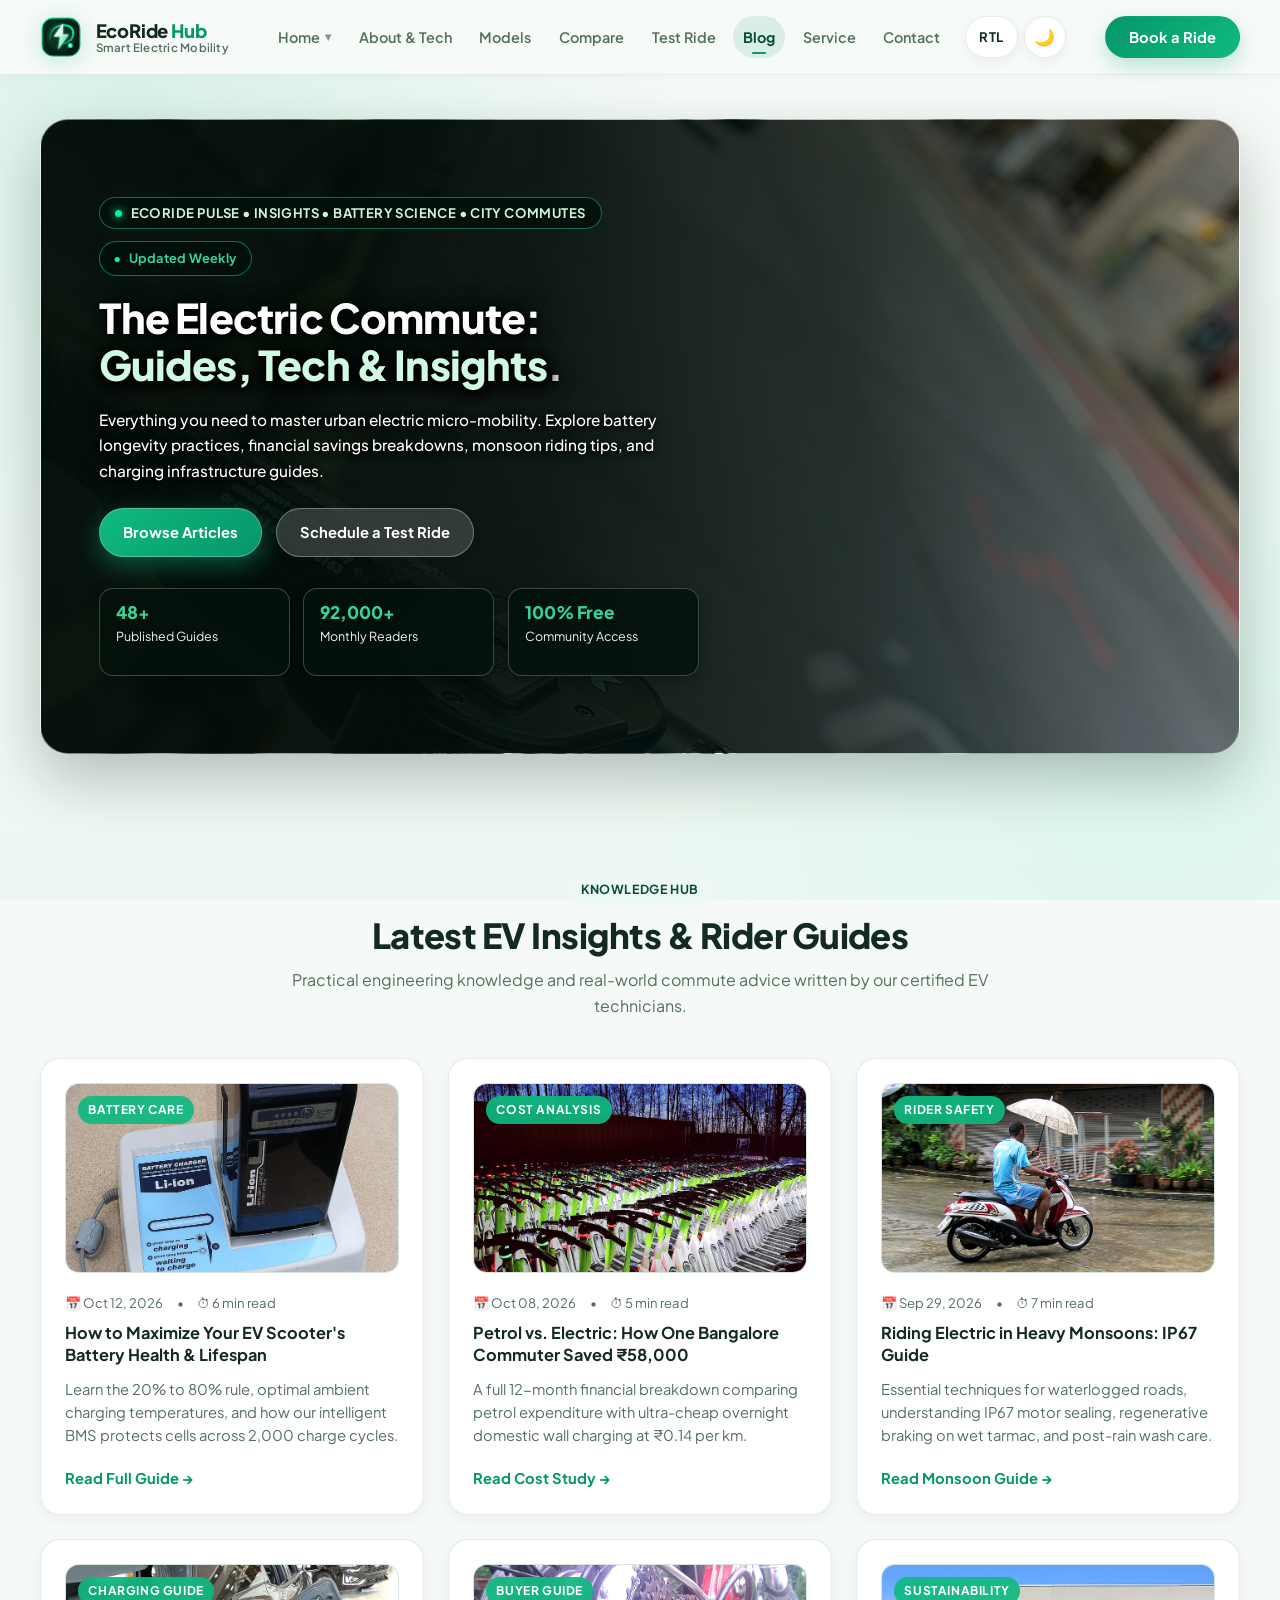
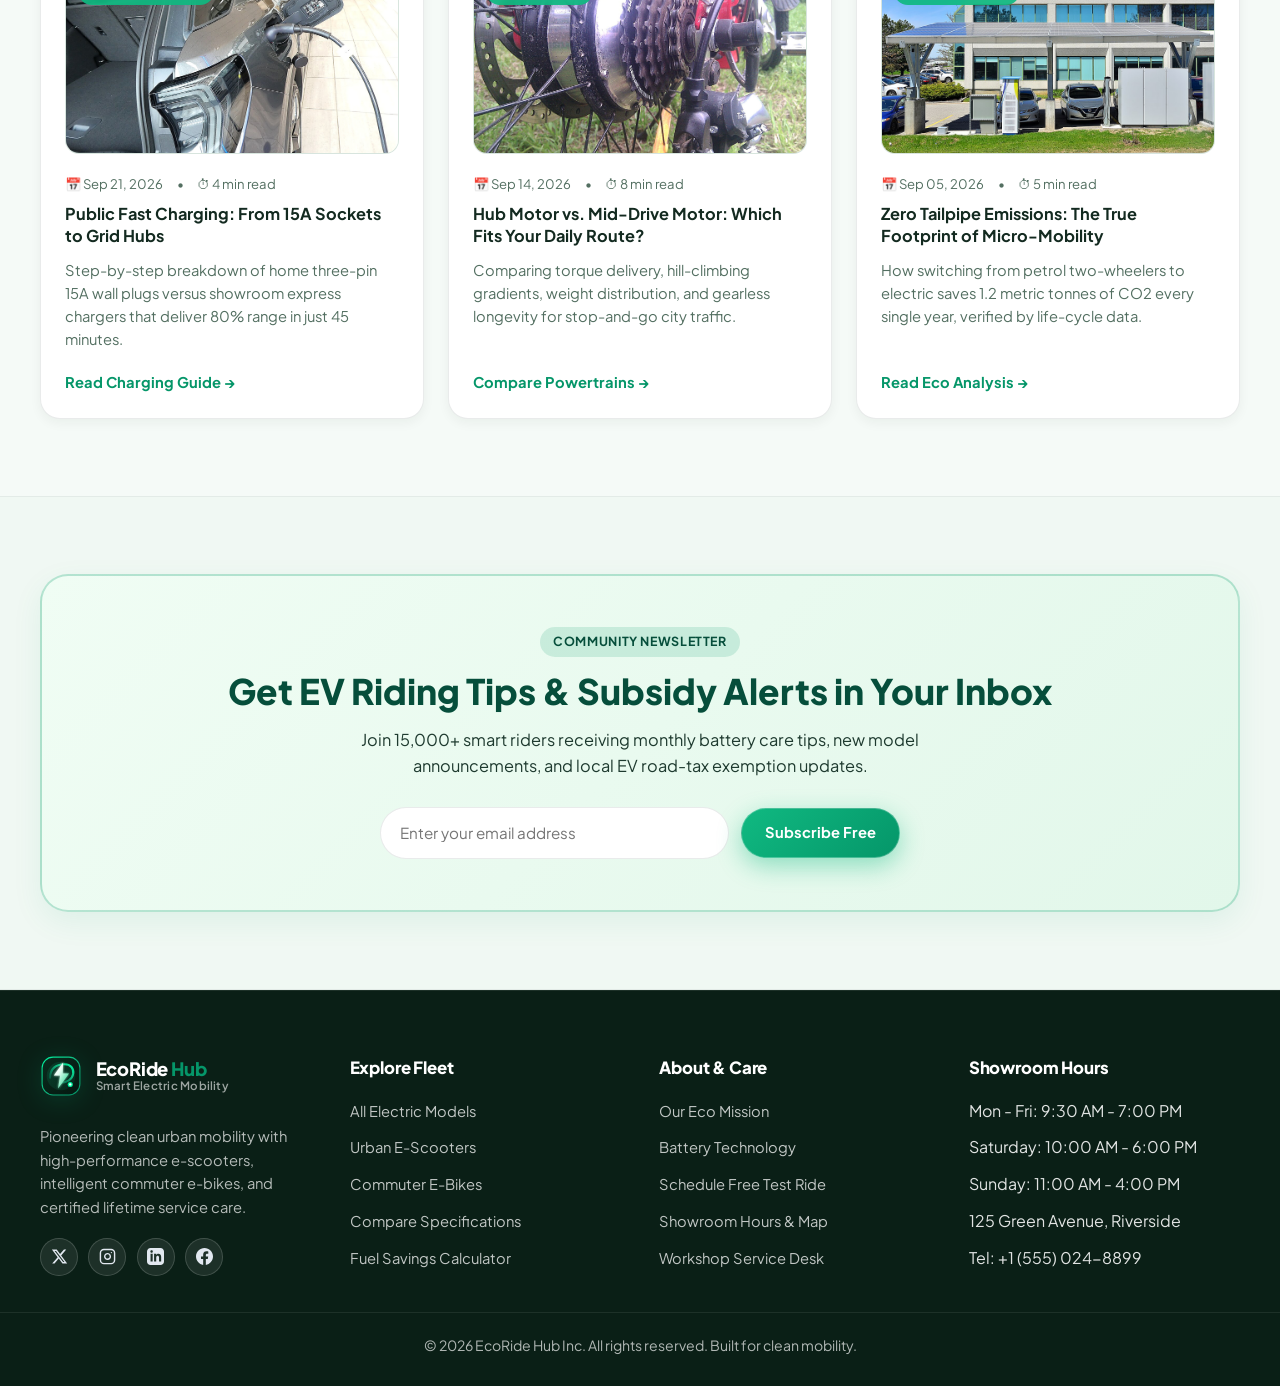
<file: blog.html>
<!DOCTYPE html>
<html lang="en" dir="ltr" data-theme="light">
<head>
  <meta charset="UTF-8">
  <meta name="viewport" content="width=device-width, initial-scale=1.0">
  <meta name="description" content="EcoRide Hub Blog &mdash; Expert guides on electric scooter battery care, real-world commute savings, monsoon riding tips, fast-charging infrastructure, and motor technology.">
  <title>EV Insights &amp; Guides &mdash; EcoRide Hub Blog</title>
  <link rel="icon" type="image/svg+xml" href="assets/images/favicon.svg">
  <link rel="preconnect" href="https://fonts.googleapis.com">
  <link rel="preconnect" href="https://fonts.gstatic.com" crossorigin>
  <link href="https://fonts.googleapis.com/css2?family=Plus+Jakarta+Sans:wght@400;500;600;700;800&display=swap" rel="stylesheet">
  <link rel="stylesheet" href="assets/css/styles.css">
</head>
<body>
  <div class="page-shell">
    <a class="skip-link" href="#main-content">Skip to content</a>

    <header class="site-header">
      <div class="container header-bar">
        <a class="brand" href="index.html" aria-label="EcoRide Hub home">
          <span class="brand-mark">
            <img src="assets/images/logo.svg" alt="EcoRide Hub Logo" class="brand-logo-img">
          </span>
          <div class="brand-text">
            <span class="brand-title">EcoRide <span>Hub</span></span>
            <span class="brand-sub">Smart Electric Mobility</span>
          </div>
        </a>

        <nav class="site-nav" aria-label="Main navigation" data-site-nav>
          <div class="nav-dropdown" data-nav-dropdown>
            <button type="button" class="nav-dropdown-toggle" aria-expanded="false" aria-haspopup="true" data-dropdown-toggle>
              <span>Home</span>
              <span class="dropdown-arrow">&#9662;</span>
            </button>
            <div class="nav-dropdown-menu" role="menu">
              <a href="index.html" class="nav-dropdown-item" role="menuitem">
                <div class="dropdown-item-header">
                  <span class="dropdown-item-title">Home 1 &bull; Urban Commuters</span>
                  <span class="dropdown-item-tag">Flagship</span>
                </div>
                <p class="dropdown-item-desc">Smart cockpit display, daily commuter fleet &amp; specs</p>
              </a>
              <a href="home-2.html" class="nav-dropdown-item" role="menuitem">
                <div class="dropdown-item-header">
                  <span class="dropdown-item-title">Home 2 &bull; Hyper Performance</span>
                  <span class="dropdown-item-tag tag-hyper">New</span>
                </div>
                <p class="dropdown-item-desc">Dual-motor power, fast charging hubs &amp; 2026 fleet</p>
              </a>
            </div>
          </div>
          <a href="about.html">About &amp; Tech</a>
          <a href="products.html">Models</a>
          <a href="compare.html">Compare</a>
          <a href="booking.html">Test Ride</a>
          <a href="blog.html" class="active">Blog</a>
          <a href="service.html">Service</a>
          <a href="contact.html">Contact</a>
          <div class="nav-util-group">
            <button type="button" class="nav-btn-util" id="rtl-toggle" aria-label="Toggle RTL layout" title="Switch text direction (RTL / LTR)">
              <span class="util-text" id="rtl-text">RTL</span>
            </button>
            <button type="button" class="nav-btn-util" id="theme-toggle" aria-label="Toggle dark/light theme" title="Toggle dark / light theme">
              <span class="theme-icon" id="theme-icon">&#127769;</span>
            </button>
          </div>
        </nav>

        <div class="header-actions">
          <a class="button button-nav" href="booking.html">Book a Ride</a>
          <button class="nav-toggle" type="button" aria-label="Toggle navigation" aria-expanded="false" data-nav-toggle>
            <span></span>
            <span></span>
            <span></span>
          </button>
        </div>
      </div>
    </header>

    <main id="main-content">
      <!-- HERO SECTION -->
      <section class="hero">
        <div class="container">
          <div class="hero-panel" style="background-image: url('assets/images/hero-blog.jpg');">
            <div class="hero-content">
              <div class="hero-badge-row">
                <span class="eyebrow">
                  <span class="eyebrow-dot"></span>
                  EcoRide Pulse &bull; Insights &bull; Battery Science &bull; City Commutes
                </span>
                <span class="hero-status-pill"><span>&bull;</span> Updated Weekly</span>
              </div>
              <h1>The Electric Commute: <span class="gradient-text">Guides, Tech &amp; Insights</span>.</h1>
              <p>Everything you need to master urban electric micro-mobility. Explore battery longevity practices, financial savings breakdowns, monsoon riding tips, and charging infrastructure guides.</p>
              <div class="hero-actions">
                <a class="button" href="#featured-articles">Browse Articles</a>
                <a class="button-secondary" href="booking.html">Schedule a Test Ride</a>
              </div>
              <div class="hero-stats">
                <div class="stat-card">
                  <strong>48+</strong>
                  <span>Published Guides</span>
                </div>
                <div class="stat-card">
                  <strong>92,000+</strong>
                  <span>Monthly Readers</span>
                </div>
                <div class="stat-card">
                  <strong>100% Free</strong>
                  <span>Community Access</span>
                </div>
              </div>
            </div>
          </div>
        </div>
      </section>

      <!-- FEATURED ARTICLES GRID (HALF IMAGE, HALF CONTENT) -->
      <section class="section" id="featured-articles">
        <div class="container">
          <div class="section-heading">
            <span class="badge-tag">Knowledge Hub</span>
            <h2>Latest EV Insights &amp; Rider Guides</h2>
            <p>Practical engineering knowledge and real-world commute advice written by our certified EV technicians.</p>
          </div>

          <div class="grid grid-3">
            <!-- Article 1 -->
            <article class="card feature-card blog-card">
              <div class="card-media-top">
                <span class="blog-badge-tag">Battery Care</span>
                <a href="blog-battery-care.html" aria-label="Read guide: How to Maximize Your EV Scooter's Battery Health & Lifespan">
                  <img src="assets/images/blog-battery-care.jpg" alt="Smart lithium-ion battery pack connected to specialized electronic diagnostic charger">
                </a>
              </div>
              <div class="blog-meta">
                <span>&#128197; Oct 12, 2026</span>
                <span>&bull;</span>
                <span>&#9201; 6 min read</span>
              </div>
              <h3><a href="blog-battery-care.html" class="blog-title-link">How to Maximize Your EV Scooter's Battery Health &amp; Lifespan</a></h3>
              <p>Learn the 20% to 80% rule, optimal ambient charging temperatures, and how our intelligent BMS protects cells across 2,000 charge cycles.</p>
              <a href="blog-battery-care.html" class="blog-read-link">Read Full Guide &rarr;</a>
            </article>

            <!-- Article 2 -->
            <article class="card feature-card blog-card">
              <div class="card-media-top">
                <span class="blog-badge-tag">Cost Analysis</span>
                <a href="blog-commute-savings.html" aria-label="Read cost study: Petrol vs. Electric: How One Bangalore Commuter Saved &#8377;58,000">
                  <img src="assets/images/blog-commute-savings.jpg" alt="Eco-friendly urban commuter electric scooters lined up at city transit depot">
                </a>
              </div>
              <div class="blog-meta">
                <span>&#128197; Oct 08, 2026</span>
                <span>&bull;</span>
                <span>&#9201; 5 min read</span>
              </div>
              <h3><a href="blog-commute-savings.html" class="blog-title-link">Petrol vs. Electric: How One Bangalore Commuter Saved &#8377;58,000</a></h3>
              <p>A full 12-month financial breakdown comparing petrol expenditure with ultra-cheap overnight domestic wall charging at &#8377;0.14 per km.</p>
              <a href="blog-commute-savings.html" class="blog-read-link">Read Cost Study &rarr;</a>
            </article>

            <!-- Article 3 -->
            <article class="card feature-card blog-card">
              <div class="card-media-top">
                <span class="blog-badge-tag">Rider Safety</span>
                <a href="blog-monsoon-riding.html" aria-label="Read tips: Riding Electric in Heavy Monsoons: IP67 Ratings Explained">
                  <img src="assets/images/blog-monsoon-riding.jpg" alt="Commuter navigating wet monsoon urban streets on a waterproofed electric scooter">
                </a>
              </div>
              <div class="blog-meta">
                <span>&#128197; Sep 29, 2026</span>
                <span>&bull;</span>
                <span>&#9201; 7 min read</span>
              </div>
              <h3><a href="blog-monsoon-riding.html" class="blog-title-link">Riding Electric in Heavy Monsoons: IP67 Guide</a></h3>
              <p>Essential techniques for waterlogged roads, understanding IP67 motor sealing, regenerative braking on wet tarmac, and post-rain wash care.</p>
              <a href="blog-monsoon-riding.html" class="blog-read-link">Read Monsoon Guide &rarr;</a>
            </article>

            <!-- Article 4 -->
            <article class="card feature-card blog-card">
              <div class="card-media-top">
                <span class="blog-badge-tag">Charging Guide</span>
                <a href="blog-charging-guide.html" aria-label="Read guide: Demystifying Public Fast Charging: From 15A Sockets to Grid Hubs">
                  <img src="assets/images/blog-charging-guide.jpg" alt="Type-2 fast charging cable connector plugged into modern electric vehicle charging station">
                </a>
              </div>
              <div class="blog-meta">
                <span>&#128197; Sep 21, 2026</span>
                <span>&bull;</span>
                <span>&#9201; 4 min read</span>
              </div>
              <h3><a href="blog-charging-guide.html" class="blog-title-link">Public Fast Charging: From 15A Sockets to Grid Hubs</a></h3>
              <p>Step-by-step breakdown of home three-pin 15A wall plugs versus showroom express chargers that deliver 80% range in just 45 minutes.</p>
              <a href="blog-charging-guide.html" class="blog-read-link">Read Charging Guide &rarr;</a>
            </article>

            <!-- Article 5 -->
            <article class="card feature-card blog-card">
              <div class="card-media-top">
                <span class="blog-badge-tag">Buyer Guide</span>
                <a href="blog-motor-guide.html" aria-label="Read comparison: Hub Motor vs. Mid-Drive Motor: Which Fits Your Daily Route?">
                  <img src="assets/images/blog-motor-guide.jpg" alt="Exposed high-torque brushless DC hub motor displaying copper stator windings and magnets">
                </a>
              </div>
              <div class="blog-meta">
                <span>&#128197; Sep 14, 2026</span>
                <span>&bull;</span>
                <span>&#9201; 8 min read</span>
              </div>
              <h3><a href="blog-motor-guide.html" class="blog-title-link">Hub Motor vs. Mid-Drive Motor: Which Fits Your Daily Route?</a></h3>
              <p>Comparing torque delivery, hill-climbing gradients, weight distribution, and gearless longevity for stop-and-go city traffic.</p>
              <a href="blog-motor-guide.html" class="blog-read-link">Compare Powertrains &rarr;</a>
            </article>

            <!-- Article 6 -->
            <article class="card feature-card blog-card">
              <div class="card-media-top">
                <span class="blog-badge-tag">Sustainability</span>
                <a href="blog-eco-impact.html" aria-label="Read analysis: Zero Tailpipe Emissions: The True Footprint of Micro-Mobility">
                  <img src="assets/images/blog-eco-impact.jpg" alt="Solar powered clean energy canopy charging zero-emission electric vehicles">
                </a>
              </div>
              <div class="blog-meta">
                <span>&#128197; Sep 05, 2026</span>
                <span>&bull;</span>
                <span>&#9201; 5 min read</span>
              </div>
              <h3><a href="blog-eco-impact.html" class="blog-title-link">Zero Tailpipe Emissions: The True Footprint of Micro-Mobility</a></h3>
              <p>How switching from petrol two-wheelers to electric saves 1.2 metric tonnes of CO2  every single year, verified by life-cycle data.</p>
              <a href="blog-eco-impact.html" class="blog-read-link">Read Eco Analysis &rarr;</a>
            </article>
          </div>
        </div>
      </section>

      <!-- NEWSLETTER / COMMUNITY BANNER -->
      <section class="section section-alt">
        <div class="container">
          <div class="card-callout-compare" style="text-align: center; padding: clamp(2rem, 4vw, 3.5rem);">
            <span class="badge-tag" style="margin-bottom: 0.75rem;">Community Newsletter</span>
            <h2 style="margin: 0 0 0.85rem; font-size: clamp(1.5rem, 2.8vw, 2.2rem);">Get EV Riding Tips &amp; Subsidy Alerts in Your Inbox</h2>
            <p style="max-width: 620px; margin: 0 auto 1.75rem; font-size: 1.02rem; line-height: 1.6;">Join 15,000+ smart riders receiving monthly battery care tips, new model announcements, and local EV road-tax exemption updates.</p>
            <form class="hero-actions" style="justify-content: center; gap: 0.75rem; max-width: 520px; margin: 0 auto;" onsubmit="event.preventDefault(); alert('Thank you for subscribing to EcoRide Pulse!');">
              <input type="email" placeholder="Enter your email address" required style="padding: 0.8rem 1.2rem; border-radius: var(--radius-pill); border: 1px solid var(--border); background: var(--surface); color: var(--text); flex: 1; font-size: 0.95rem;">
              <button class="button" type="submit">Subscribe Free</button>
            </form>
          </div>
        </div>
      </section>
    </main>

    <!-- FOOTER - EQUAL ALIGNMENT -->
    <footer class="site-footer">
      <div class="container footer-grid">
        <div>
          <a class="brand" href="index.html">
            <span class="brand-mark">
              <img src="assets/images/logo.svg" alt="EcoRide Hub Logo" class="brand-logo-img">
            </span>
            <div class="brand-text">
              <span class="brand-title">EcoRide <span>Hub</span></span>
              <span class="brand-sub">Smart Electric Mobility</span>
            </div>
          </a>
          <p class="footer-desc">
            Pioneering clean urban mobility with high-performance e-scooters, intelligent commuter e-bikes, and certified lifetime service care.
          </p>
          <div class="footer-socials" aria-label="EcoRide Social Media Links">
            <a href="https://x.com" target="_blank" rel="noopener noreferrer" class="social-icon-btn" aria-label="EcoRide Hub on X (formerly Twitter)" title="X (Twitter)">
              <svg width="17" height="17" viewBox="0 0 24 24" fill="currentColor" aria-hidden="true"><path d="M18.244 2.25h3.308l-7.227 8.26 8.502 11.24H16.17l-5.214-6.817L4.99 21.75H1.68l7.73-8.835L1.254 2.25H8.08l4.713 6.231zm-1.161 17.52h1.833L7.084 4.126H5.117z"/></svg>
            </a>
            <a href="https://instagram.com" target="_blank" rel="noopener noreferrer" class="social-icon-btn" aria-label="EcoRide Hub on Instagram" title="Instagram">
              <svg width="17" height="17" viewBox="0 0 24 24" fill="none" stroke="currentColor" stroke-width="2" stroke-linecap="round" stroke-linejoin="round" aria-hidden="true"><rect x="2" y="2" width="20" height="20" rx="5" ry="5"/><path d="M16 11.37A4 4 0 1 1 12.63 8 4 4 0 0 1 16 11.37z"/><line x1="17.5" y1="6.5" x2="17.51" y2="6.5"/></svg>
            </a>
            <a href="https://linkedin.com" target="_blank" rel="noopener noreferrer" class="social-icon-btn" aria-label="EcoRide Hub on LinkedIn" title="LinkedIn">
              <svg width="17" height="17" viewBox="0 0 24 24" fill="currentColor" aria-hidden="true"><path d="M19 0h-14c-2.761 0-5 2.239-5 5v14c0 2.761 2.239 5 5 5h14c2.762 0 5-2.239 5-5v-14c0-2.761-2.238-5-5-5zm-11 19h-3v-11h3v11zm-1.5-12.268c-.966 0-1.75-.79-1.75-1.764s.784-1.764 1.75-1.764 1.75.79 1.75 1.764-.783 1.764-1.75 1.764zm13.5 12.268h-3v-5.604c0-3.368-4-3.113-4 0v5.604h-3v-11h3v1.765c1.396-2.586 7-2.777 7 2.476v6.759z"/></svg>
            </a>
            <a href="https://facebook.com" target="_blank" rel="noopener noreferrer" class="social-icon-btn" aria-label="EcoRide Hub on Facebook" title="Facebook">
              <svg width="17" height="17" viewBox="0 0 24 24" fill="currentColor" aria-hidden="true"><path d="M24 12.073c0-6.627-5.373-12-12-12s-12 5.373-12 12c0 5.99 4.388 10.954 10.125 11.854v-8.385H7.078v-3.47h3.047V9.43c0-3.007 1.792-4.669 4.533-4.669 1.312 0 2.686.235 2.686.235v2.953H15.83c-1.491 0-1.956.925-1.956 1.874v2.25h3.328l-.532 3.47h-2.796v8.385C19.612 23.027 24 18.062 24 12.073z"/></svg>
            </a>
          </div>
        </div>
        <div>
          <h3>Explore Fleet</h3>
          <ul class="footer-list">
            <li><a href="products.html">All Electric Models</a></li>
            <li><a href="products.html">Urban E-Scooters</a></li>
            <li><a href="products.html">Commuter E-Bikes</a></li>
            <li><a href="compare.html">Compare Specifications</a></li>
            <li><a href="compare.html">Fuel Savings Calculator</a></li>
          </ul>
        </div>
        <div>
          <h3>About &amp; Care</h3>
          <ul class="footer-list">
            <li><a href="about.html">Our Eco Mission</a></li>
            <li><a href="about.html">Battery Technology</a></li>
            <li><a href="booking.html">Schedule Free Test Ride</a></li>
            <li><a href="contact.html#showroom-map">Showroom Hours &amp; Map</a></li>
            <li><a href="contact.html">Workshop Service Desk</a></li>
          </ul>
        </div>
        <div>
          <h3>Showroom Hours</h3>
          <ul class="footer-list">
            <li>Mon - Fri: 9:30 AM - 7:00 PM</li>
            <li>Saturday: 10:00 AM - 6:00 PM</li>
            <li>Sunday: 11:00 AM - 4:00 PM</li>
            <li>125 Green Avenue, Riverside</li>
            <li>Tel: +1 (555) 024-8899</li>
          </ul>
        </div>
      </div>
      <div class="container footer-bottom">
        <p class="copyright-text">&copy; <span data-current-year></span> EcoRide Hub Inc. All rights reserved. Built for clean mobility.</p>
      </div>
    </footer>
  </div>

  <script src="assets/js/main.js"></script>
</body>
</html>
</file>
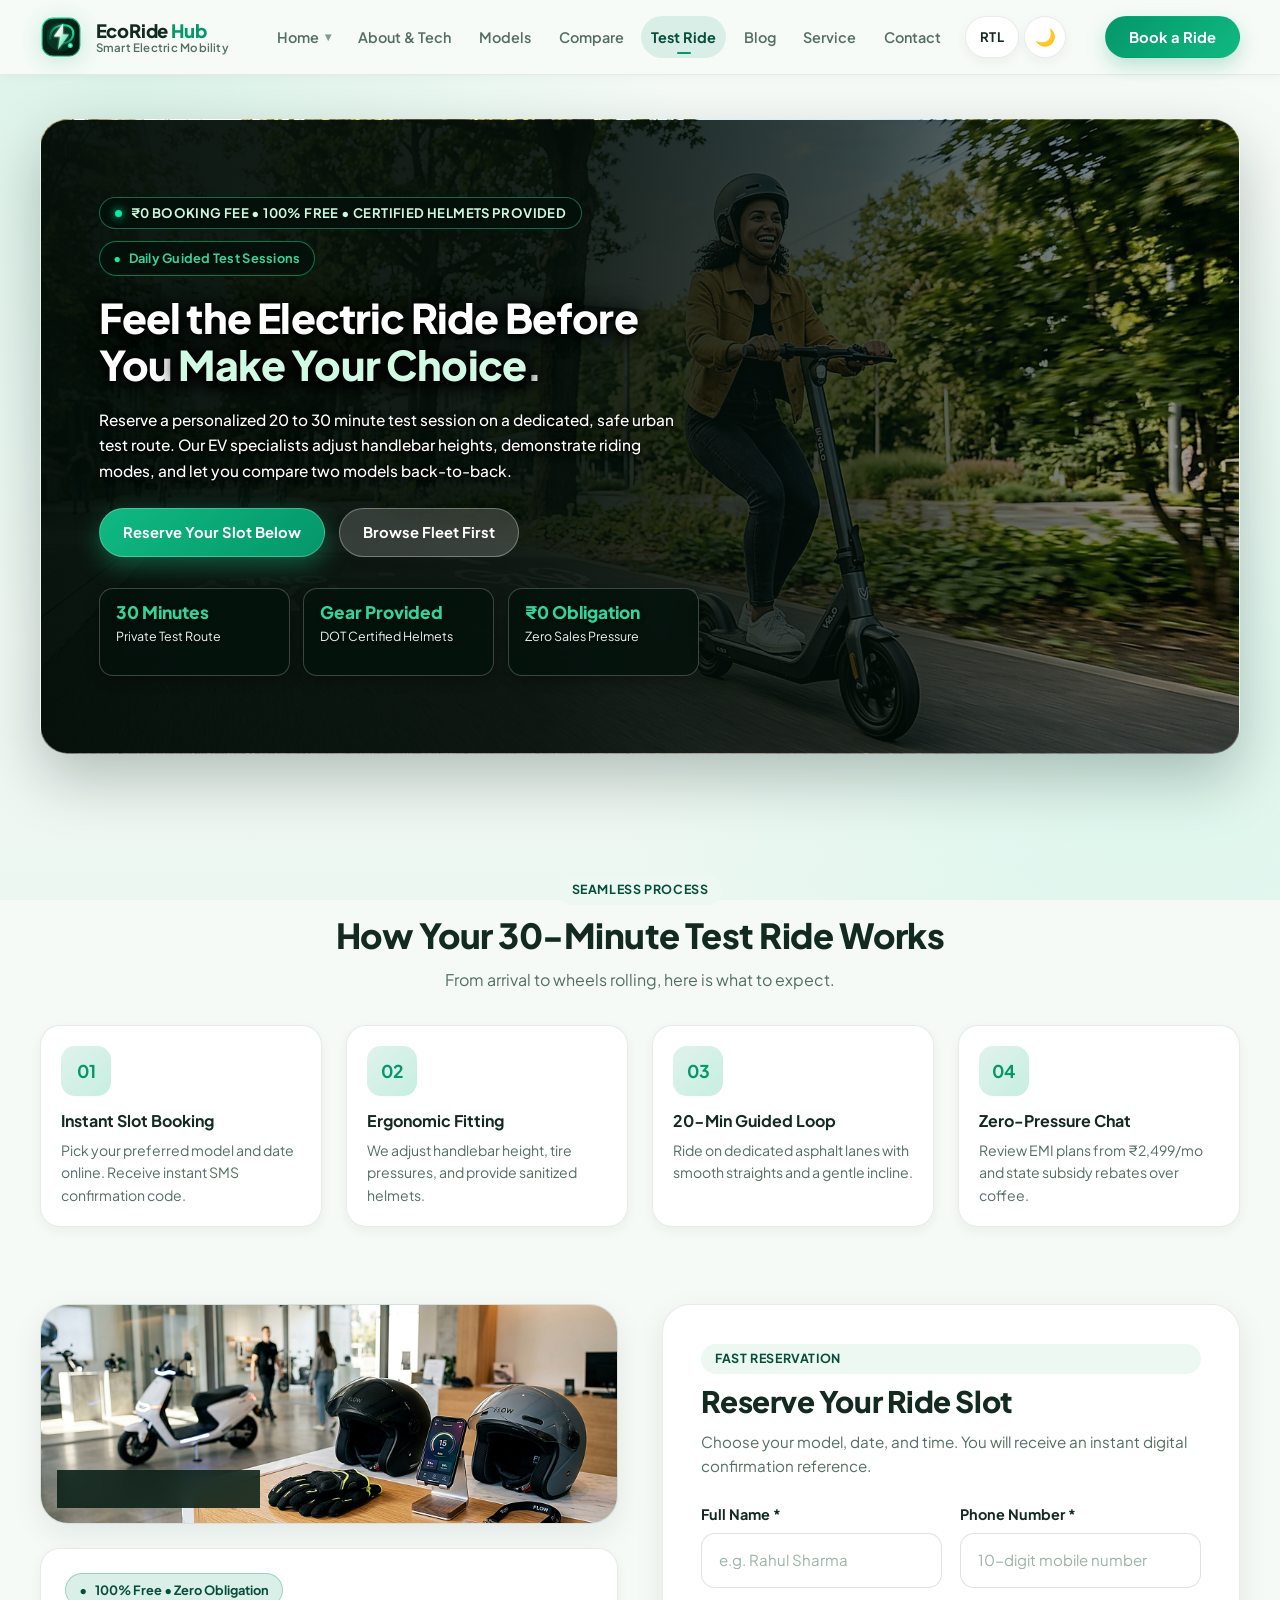
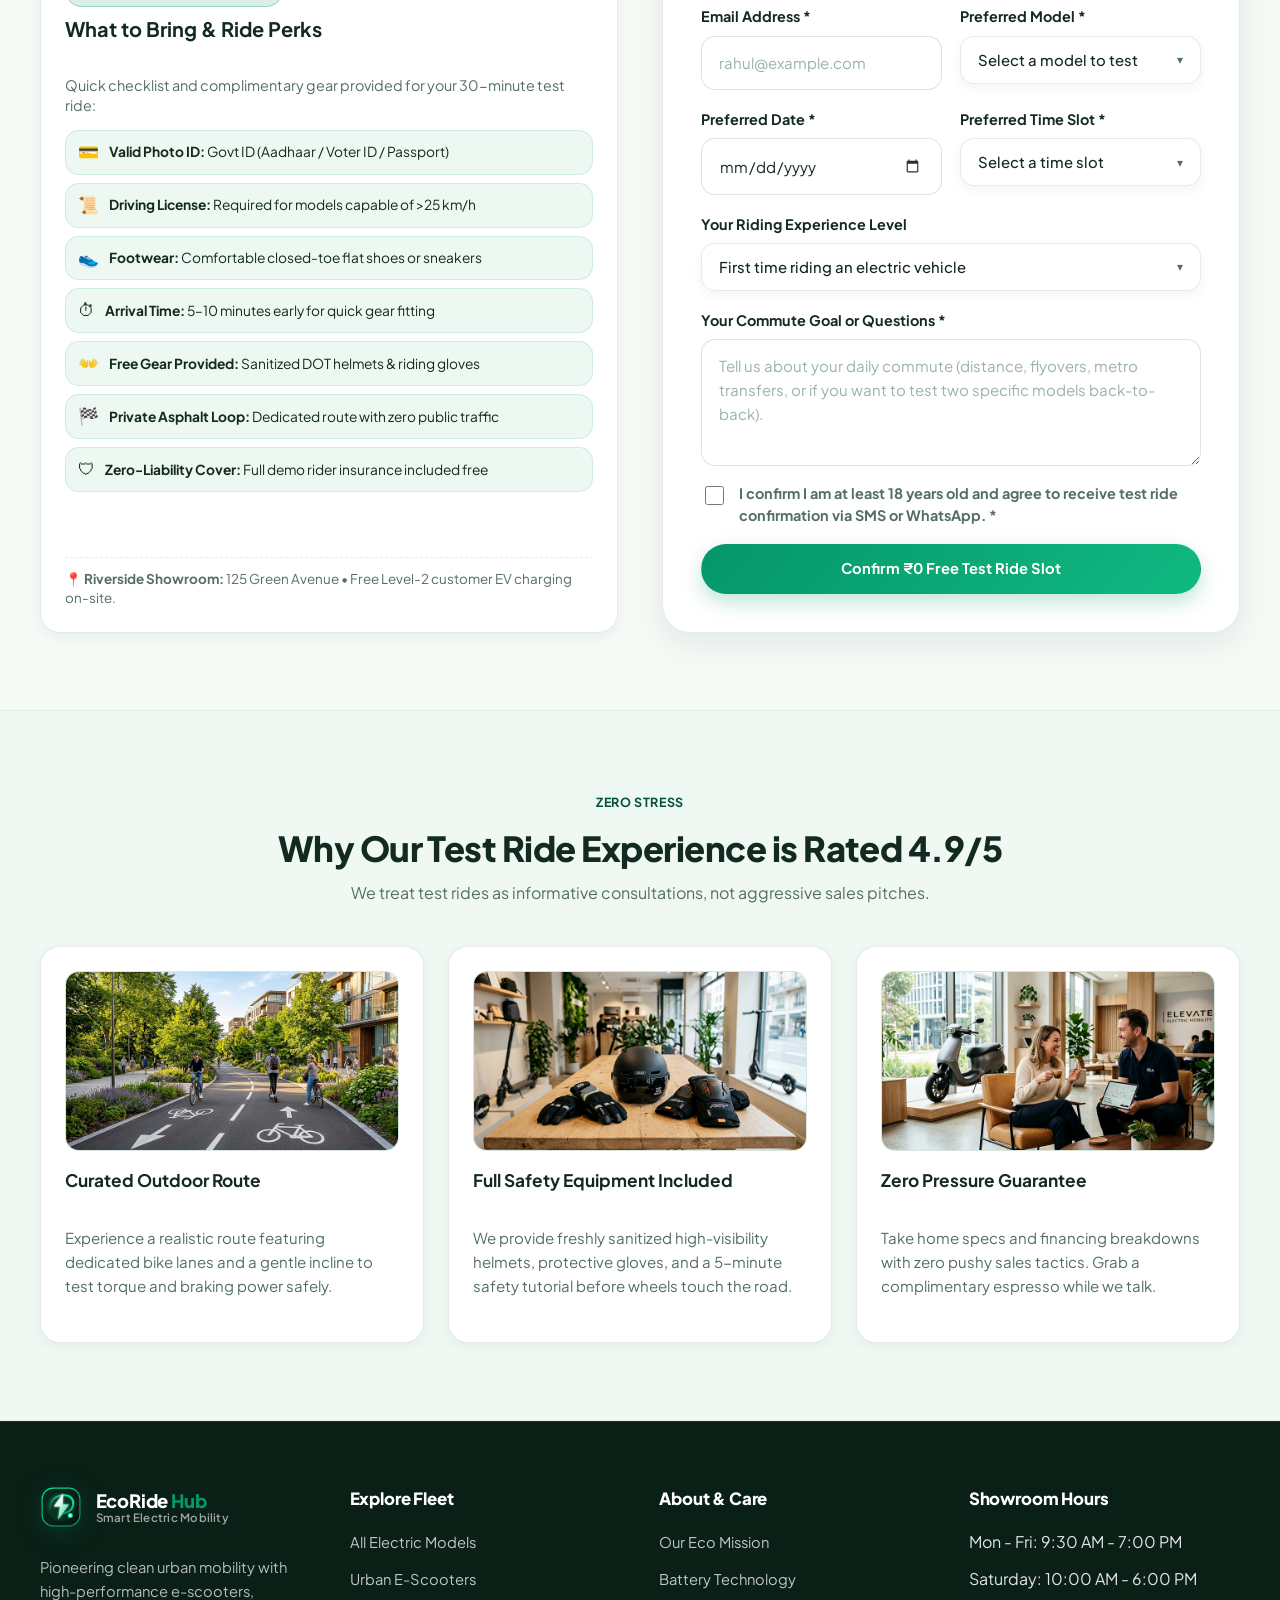
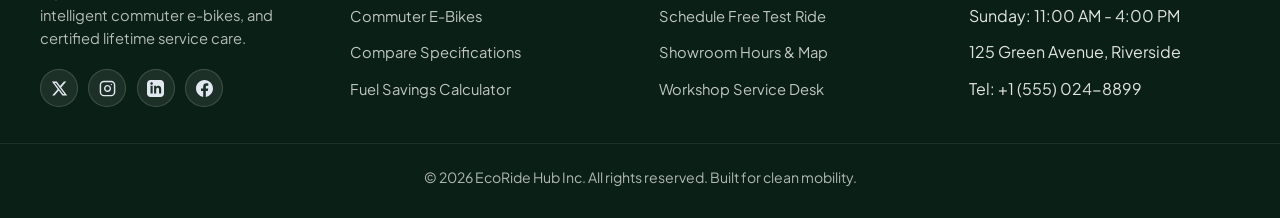
<file: booking.html>
<!DOCTYPE html>
<html lang="en">
<head>
  <meta charset="UTF-8">
  <meta name="viewport" content="width=device-width, initial-scale=1.0">
  <meta name="description" content="Book a free 20-minute guided electric scooter or e-bike test ride with EcoRide Hub. Experience the ride before you decide.">
  <title>Book a Test Ride | EcoRide Hub</title>
  <link rel="icon" type="image/svg+xml" href="assets/images/favicon.svg">
  <link rel="alternate icon" href="assets/images/favicon.svg">
  <link rel="apple-touch-icon" href="assets/images/favicon.svg">
  <link rel="stylesheet" href="assets/css/styles.css">
  <script>
    (function() {
      var t = localStorage.getItem('ecoride_theme');
      if (t) document.documentElement.setAttribute('data-theme', t);
      var d = localStorage.getItem('ecoride_dir');
      if (d) document.documentElement.setAttribute('dir', d);
    })();
  </script>
</head>
<body>
  <div class="site-shell">
    <a class="skip-link" href="#main-content">Skip to content</a>

    <!-- STICKY NAVBAR - PROPERLY ALIGNED -->
    <header class="site-header">
      <div class="container header-bar">
        <a class="brand" href="index.html" aria-label="EcoRide Hub home">
          <span class="brand-mark">
            <img src="assets/images/logo.svg" alt="EcoRide Hub Logo" class="brand-logo-img">
          </span>
          <div class="brand-text">
            <span class="brand-title">EcoRide <span>Hub</span></span>
            <span class="brand-sub">Smart Electric Mobility</span>
          </div>
        </a>

        <nav class="site-nav" aria-label="Main navigation" data-site-nav>
          <div class="nav-dropdown" data-nav-dropdown>
            <button type="button" class="nav-dropdown-toggle" aria-expanded="false" aria-haspopup="true" data-dropdown-toggle>
              <span>Home</span>
              <span class="dropdown-arrow">&#9662;</span>
            </button>
            <div class="nav-dropdown-menu" role="menu">
              <a href="index.html" class="nav-dropdown-item" role="menuitem">
                <div class="dropdown-item-header">
                  <span class="dropdown-item-title">Home 1 &mdash; Urban Commuters</span>
                  <span class="dropdown-item-tag">Flagship</span>
                </div>
                <p class="dropdown-item-desc">Smart cockpit display, daily commuter fleet &amp; specs</p>
              </a>
              <a href="home-2.html" class="nav-dropdown-item" role="menuitem">
                <div class="dropdown-item-header">
                  <span class="dropdown-item-title">Home 2 &mdash; Hyper Performance</span>
                  <span class="dropdown-item-tag tag-hyper">New</span>
                </div>
                <p class="dropdown-item-desc">Dual-motor power, fast charging hubs &amp; 2026 fleet</p>
              </a>
            </div>
          </div>
          <a href="about.html">About &amp; Tech</a>
          <a href="products.html">Models</a>
          <a href="compare.html">Compare</a>
          <a class="active" href="booking.html">Test Ride</a>
          <a href="blog.html">Blog</a>
          <a href="service.html">Service</a>
          <a href="contact.html">Contact</a>
          <div class="nav-util-group">
            <button type="button" class="nav-btn-util" id="rtl-toggle" aria-label="Toggle RTL layout" title="Switch text direction (RTL / LTR)">
              <span class="util-text" id="rtl-text">RTL</span>
            </button>
            <button type="button" class="nav-btn-util" id="theme-toggle" aria-label="Toggle dark/light theme" title="Toggle dark / light theme">
              <span class="theme-icon" id="theme-icon">&#127769;</span>
            </button>
          </div>
        </nav>

        <div class="header-actions">
          <a class="button button-nav" href="#booking-form">Book a Ride</a>
          <button class="nav-toggle" type="button" aria-label="Toggle navigation" aria-expanded="false" data-nav-toggle>
            <span></span>
            <span></span>
            <span></span>
          </button>
        </div>
      </div>
    </header>

    <main id="main-content">
      <!-- HERO SECTION WITH BACKGROUND IMAGE -->
      <section class="hero">
        <div class="container">
          <div class="hero-panel hero-booking" style="background-image: url('assets/images/hero-booking.jpg');">
            <div class="hero-content">
              <div class="hero-badge-row">
                <span class="eyebrow">
                  <span class="eyebrow-dot"></span>
                  &#8377;0 Booking Fee &bull; 100% Free &bull; Certified Helmets Provided
                </span>
                <span class="hero-status-pill"><span>&bull;</span> Daily Guided Test Sessions</span>
              </div>
              <h1>Feel the Electric Ride Before You <span class="gradient-text">Make Your Choice</span>.</h1>
              <p>Reserve a personalized 20 to 30 minute test session on a dedicated, safe urban test route. Our EV specialists adjust handlebar heights, demonstrate riding modes, and let you compare two models back-to-back.</p>
              <div class="hero-actions">
                <a class="button" href="#booking-form">Reserve Your Slot Below</a>
                <a class="button-secondary" href="products.html">Browse Fleet First</a>
              </div>
              <div class="hero-stats">
                <div class="stat-card">
                  <strong>30 Minutes</strong>
                  <span>Private Test Route</span>
                </div>
                <div class="stat-card">
                  <strong>Gear Provided</strong>
                  <span>DOT Certified Helmets</span>
                </div>
                <div class="stat-card">
                  <strong>&#8377;0 Obligation</strong>
                  <span>Zero Sales Pressure</span>
                </div>
              </div>
            </div>
          </div>
        </div>
      </section>

      <!-- 4-STEP TEST RIDE TIMELINE -->
      <section class="section" style="padding-bottom: 0;">
        <div class="container">
          <div class="section-heading" style="margin-bottom: 2rem;">
            <span class="badge-tag">Seamless Process</span>
            <h2>How Your 30-Minute Test Ride Works</h2>
            <p>From arrival to wheels rolling, here is what to expect.</p>
          </div>
          <div class="grid grid-4">
            <article class="card feature-card" style="padding: 1.25rem;">
              <div class="icon-chip" style="margin-bottom: 0.75rem;"><strong style="font-size:1.1rem; color:var(--primary);">01</strong></div>
              <h4 style="margin: 0 0 0.35rem; color: var(--text);">Instant Slot Booking</h4>
              <p style="color: var(--muted); font-size: 0.88rem; margin: 0;">Pick your preferred model and date online. Receive instant SMS confirmation code.</p>
            </article>
            <article class="card feature-card" style="padding: 1.25rem;">
              <div class="icon-chip" style="margin-bottom: 0.75rem;"><strong style="font-size:1.1rem; color:var(--primary);">02</strong></div>
              <h4 style="margin: 0 0 0.35rem; color: var(--text);">Ergonomic Fitting</h4>
              <p style="color: var(--muted); font-size: 0.88rem; margin: 0;">We adjust handlebar height, tire pressures, and provide sanitized helmets.</p>
            </article>
            <article class="card feature-card" style="padding: 1.25rem;">
              <div class="icon-chip" style="margin-bottom: 0.75rem;"><strong style="font-size:1.1rem; color:var(--primary);">03</strong></div>
              <h4 style="margin: 0 0 0.35rem; color: var(--text);">20-Min Guided Loop</h4>
              <p style="color: var(--muted); font-size: 0.88rem; margin: 0;">Ride on dedicated asphalt lanes with smooth straights and a gentle incline.</p>
            </article>
            <article class="card feature-card" style="padding: 1.25rem;">
              <div class="icon-chip" style="margin-bottom: 0.75rem;"><strong style="font-size:1.1rem; color:var(--primary);">04</strong></div>
              <h4 style="margin: 0 0 0.35rem; color: var(--text);">Zero-Pressure Chat</h4>
              <p style="color: var(--muted); font-size: 0.88rem; margin: 0;">Review EMI plans from &#8377;2,499/mo and state subsidy rebates over coffee.</p>
            </article>
          </div>
        </div>
      </section>

      <!-- TEST RIDE FORM & OVERVIEW -->
      <section class="section">
        <div class="container form-layout">
          <div class="form-side-column">
            <div class="media-frame" style="height: 220px; border-radius: var(--radius-xl);">
              <img src="assets/images/section-safety.jpg" alt="Sanitized helmets, gloves, and safety briefing gear for test ride">
              <div class="media-badge">
                <span>&bull;</span> Safety First at Showroom
              </div>
            </div>

            <article class="card booking-card" style="flex: 1; display: flex; flex-direction: column; justify-content: space-between;">
              <div>
                <div class="store-badge" style="background: rgba(5, 150, 105, 0.15); color: var(--primary-dark); border-color: rgba(5, 150, 105, 0.3); margin-bottom: 0.5rem;">
                  <span>&bull;</span> 100% Free &bull; Zero Obligation
                </div>
                <h3 style="margin-top: 0; margin-bottom: 0.35rem; font-size: 1.25rem;">What to Bring &amp; Ride Perks</h3>
                <p style="color: var(--muted); font-size: 0.9rem; margin-bottom: 0.85rem; line-height: 1.45;">
                  Quick checklist and complimentary gear provided for your 30-minute test ride:
                </p>

                <div style="display: grid; gap: 0.5rem;">
                  <div style="display: flex; align-items: center; gap: 0.6rem; padding: 0.5rem 0.75rem; background: var(--surface-soft); border-radius: var(--radius-md); font-size: 0.86rem; border: 1px solid rgba(5, 150, 105, 0.12);">
                    <span style="font-size: 1.05rem;">&#128179;</span>
                    <span><strong>Valid Photo ID:</strong> Govt ID (Aadhaar / Voter ID / Passport)</span>
                  </div>
                  <div style="display: flex; align-items: center; gap: 0.6rem; padding: 0.5rem 0.75rem; background: var(--surface-soft); border-radius: var(--radius-md); font-size: 0.86rem; border: 1px solid rgba(5, 150, 105, 0.12);">
                    <span style="font-size: 1.05rem;">&#128220;</span>
                    <span><strong>Driving License:</strong> Required for models capable of &gt;25 km/h</span>
                  </div>
                  <div style="display: flex; align-items: center; gap: 0.6rem; padding: 0.5rem 0.75rem; background: var(--surface-soft); border-radius: var(--radius-md); font-size: 0.86rem; border: 1px solid rgba(5, 150, 105, 0.12);">
                    <span style="font-size: 1.05rem;">&#128095;</span>
                    <span><strong>Footwear:</strong> Comfortable closed-toe flat shoes or sneakers</span>
                  </div>
                  <div style="display: flex; align-items: center; gap: 0.6rem; padding: 0.5rem 0.75rem; background: var(--surface-soft); border-radius: var(--radius-md); font-size: 0.86rem; border: 1px solid rgba(5, 150, 105, 0.12);">
                    <span style="font-size: 1.05rem;">&#9201;</span>
                    <span><strong>Arrival Time:</strong> 5&ndash;10 minutes early for quick gear fitting</span>
                  </div>
                  <div style="display: flex; align-items: center; gap: 0.6rem; padding: 0.5rem 0.75rem; background: var(--surface-soft); border-radius: var(--radius-md); font-size: 0.86rem; border: 1px solid rgba(5, 150, 105, 0.12);">
                    <span style="font-size: 1.05rem;">&#128080;</span>
                    <span><strong>Free Gear Provided:</strong> Sanitized DOT helmets &amp; riding gloves</span>
                  </div>
                  <div style="display: flex; align-items: center; gap: 0.6rem; padding: 0.5rem 0.75rem; background: var(--surface-soft); border-radius: var(--radius-md); font-size: 0.86rem; border: 1px solid rgba(5, 150, 105, 0.12);">
                    <span style="font-size: 1.05rem;">&#127937;</span>
                    <span><strong>Private Asphalt Loop:</strong> Dedicated route with zero public traffic</span>
                  </div>
                  <div style="display: flex; align-items: center; gap: 0.6rem; padding: 0.5rem 0.75rem; background: var(--surface-soft); border-radius: var(--radius-md); font-size: 0.86rem; border: 1px solid rgba(5, 150, 105, 0.12);">
                    <span style="font-size: 1.05rem;">&#128737;</span>
                    <span><strong>Zero-Liability Cover:</strong> Full demo rider insurance included free</span>
                  </div>
                </div>
              </div>

              <div style="margin-top: 1rem; padding-top: 0.75rem; border-top: 1px dashed var(--border); font-size: 0.84rem; color: var(--muted); line-height: 1.4;">
                &#128205; <strong>Riverside Showroom:</strong> 125 Green Avenue &bull; Free Level-2 customer EV charging on-site.
              </div>
            </article>
          </div>

          <!-- BOOKING FORM CARD -->
          <div class="form-card" id="booking-form">
            <div class="page-intro" style="text-align: left; margin-bottom: 1.5rem;">
              <span class="badge-tag" style="margin-inline: 0;">Fast Reservation</span>
              <h2 style="font-size: 1.85rem;">Reserve Your Ride Slot</h2>
              <p style="font-size: 0.95rem;">Choose your model, date, and time. You will receive an instant digital confirmation reference.</p>
            </div>

            <form data-form="booking" novalidate>
              <div class="form-grid">
                <div class="field">
                  <label for="booking-name">Full Name *</label>
                  <input id="booking-name" name="name" type="text" placeholder="e.g. Rahul Sharma" required pattern="^[A-Za-z\s'-]{2,50}$" title="Name must contain letters only" maxlength="50" autocomplete="name">
                </div>

                <div class="field">
                  <label for="booking-phone">Phone Number *</label>
                  <input id="booking-phone" name="phone" type="tel" placeholder="10-digit mobile number" required pattern="[0-9]{10}" title="Phone must contain 10 numbers only" maxlength="10" inputmode="numeric" autocomplete="tel">
                </div>

                <div class="field">
                  <label for="booking-email">Email Address *</label>
                  <input id="booking-email" name="email" type="email" placeholder="rahul@example.com" required>
                </div>

                <div class="field">
                  <label for="booking-model">Preferred Model *</label>
                  <select id="booking-model" name="model" required>
                    <option value="">Select a model to test</option>
                    <option>Comet Urban Pro (Best Seller E-Scooter - &#8377;89,999)</option>
                    <option>Swift Fold S2 (Ultra-Light E-Scooter - &#8377;64,999)</option>
                    <option>Volt Aero X (Dual-Motor Hyper Scooter - &#8377;1,39,999)</option>
                    <option>Urban Cruiser GT (Long Deck Scooter - &#8377;99,999)</option>
                    <option>City Lite Go (Starter Commuter - &#8377;49,999)</option>
                    <option>Metro Glide 500 (Step-Through E-Bike - &#8377;1,29,999)</option>
                    <option>Trail Current X (All-Terrain E-Bike - &#8377;1,69,999)</option>
                    <option>Family Cargo+ E (Cargo Utility E-Bike - &#8377;1,89,999)</option>
                    <option>Apex Sprint E-Bike (Agile Commuter E-Bike - &#8377;74,999)</option>
                    <option>Compare Two Models (Back-to-Back)</option>
                  </select>
                </div>

                <div class="field">
                  <label for="booking-date">Preferred Date *</label>
                  <input id="booking-date" name="date" type="date" required>
                </div>

                <div class="field">
                  <label for="booking-time">Preferred Time Slot *</label>
                  <select id="booking-time" name="time" required>
                    <option value="">Select a time slot</option>
                    <option>10:00 AM - Morning Slot</option>
                    <option>11:30 AM - Late Morning</option>
                    <option>1:00 PM - Early Afternoon</option>
                    <option>2:30 PM - Afternoon</option>
                    <option>4:00 PM - Late Afternoon</option>
                    <option>5:30 PM - Evening Golden Hour</option>
                  </select>
                </div>

                <div class="field field-full">
                  <label for="booking-experience">Your Riding Experience Level</label>
                  <select id="booking-experience" name="experience">
                    <option>First time riding an electric vehicle</option>
                    <option>Occasional shared rental scooter rider</option>
                    <option>Daily petrol two-wheeler commuter looking to switch</option>
                    <option>Bicycle or power sports enthusiast</option>
                  </select>
                </div>

                <div class="field field-full">
                  <label for="booking-goal">Your Commute Goal or Questions *</label>
                  <textarea id="booking-goal" name="goal" rows="4" placeholder="Tell us about your daily commute (distance, flyovers, metro transfers, or if you want to test two specific models back-to-back)." required></textarea>
                </div>

                <div class="field field-full">
                  <label class="check-row" for="booking-consent">
                    <input id="booking-consent" name="consent" type="checkbox" required>
                    <span>I confirm I am at least 18 years old and agree to receive test ride confirmation via SMS or WhatsApp. *</span>
                  </label>
                </div>

                <div class="field field-full">
                  <button class="button" type="submit" style="width: 100%;">Confirm &#8377;0 Free Test Ride Slot</button>
                  <div class="message-box" data-form-message aria-live="polite"></div>
                </div>
              </div>
            </form>
          </div>
        </div>
      </section>

      <!-- CONFIDENCE HIGHLIGHTS -->
      <section class="section section-alt">
        <div class="container">
          <div class="section-heading">
            <span class="badge-tag">Zero Stress</span>
            <h2>Why Our Test Ride Experience is Rated 4.9/5</h2>
            <p>We treat test rides as informative consultations, not aggressive sales pitches.</p>
          </div>
          <div class="grid grid-3">
            <article class="card feature-card">
              <div class="card-media-top">
                <img src="assets/images/experience-route.jpg" alt="Dedicated outdoor test ride route with clear bike lanes">
              </div>
              <h3>Curated Outdoor Route</h3>
              <p>Experience a realistic route featuring dedicated bike lanes and a gentle incline to test torque and braking power safely.</p>
            </article>
            <article class="card feature-card">
              <div class="card-media-top">
                <img src="assets/images/experience-gear.jpg" alt="High visibility safety helmet, gloves and protective riding equipment">
              </div>
              <h3>Full Safety Equipment Included</h3>
              <p>We provide freshly sanitized high-visibility helmets, protective gloves, and a 5-minute safety tutorial before wheels touch the road.</p>
            </article>
            <article class="card feature-card">
              <div class="card-media-top">
                <img src="assets/images/experience-lounge.jpg" alt="Complimentary showroom espresso lounge with friendly EV consultant">
              </div>
              <h3>Zero Pressure Guarantee</h3>
              <p>Take home specs and financing breakdowns with zero pushy sales tactics. Grab a complimentary  espresso while we talk.</p>
            </article>
          </div>
        </div>
      </section>
    </main>

    <!-- FOOTER - EQUAL ALIGNMENT -->
    <footer class="site-footer">
      <div class="container footer-grid">
        <div>
          <a class="brand" href="index.html">
            <span class="brand-mark">
              <img src="assets/images/logo.svg" alt="EcoRide Hub Logo" class="brand-logo-img">
            </span>
            <div class="brand-text">
              <span class="brand-title">EcoRide <span>Hub</span></span>
              <span class="brand-sub">Smart Electric Mobility</span>
            </div>
          </a>
          <p class="footer-desc">
            Pioneering clean urban mobility with high-performance e-scooters, intelligent commuter e-bikes, and certified lifetime service care.
          </p>
          <div class="footer-socials" aria-label="EcoRide Social Media Links">
            <a href="https://x.com" target="_blank" rel="noopener noreferrer" class="social-icon-btn" aria-label="EcoRide Hub on X (formerly Twitter)" title="X (Twitter)">
              <svg width="17" height="17" viewBox="0 0 24 24" fill="currentColor" aria-hidden="true"><path d="M18.244 2.25h3.308l-7.227 8.26 8.502 11.24H16.17l-5.214-6.817L4.99 21.75H1.68l7.73-8.835L1.254 2.25H8.08l4.713 6.231zm-1.161 17.52h1.833L7.084 4.126H5.117z"/></svg>
            </a>
            <a href="https://instagram.com" target="_blank" rel="noopener noreferrer" class="social-icon-btn" aria-label="EcoRide Hub on Instagram" title="Instagram">
              <svg width="17" height="17" viewBox="0 0 24 24" fill="none" stroke="currentColor" stroke-width="2" stroke-linecap="round" stroke-linejoin="round" aria-hidden="true"><rect x="2" y="2" width="20" height="20" rx="5" ry="5"/><path d="M16 11.37A4 4 0 1 1 12.63 8 4 4 0 0 1 16 11.37z"/><line x1="17.5" y1="6.5" x2="17.51" y2="6.5"/></svg>
            </a>
            <a href="https://linkedin.com" target="_blank" rel="noopener noreferrer" class="social-icon-btn" aria-label="EcoRide Hub on LinkedIn" title="LinkedIn">
              <svg width="17" height="17" viewBox="0 0 24 24" fill="currentColor" aria-hidden="true"><path d="M19 0h-14c-2.761 0-5 2.239-5 5v14c0 2.761 2.239 5 5 5h14c2.762 0 5-2.239 5-5v-14c0-2.761-2.238-5-5-5zm-11 19h-3v-11h3v11zm-1.5-12.268c-.966 0-1.75-.79-1.75-1.764s.784-1.764 1.75-1.764 1.75.79 1.75 1.764-.783 1.764-1.75 1.764zm13.5 12.268h-3v-5.604c0-3.368-4-3.113-4 0v5.604h-3v-11h3v1.765c1.396-2.586 7-2.777 7 2.476v6.759z"/></svg>
            </a>
            <a href="https://facebook.com" target="_blank" rel="noopener noreferrer" class="social-icon-btn" aria-label="EcoRide Hub on Facebook" title="Facebook">
              <svg width="17" height="17" viewBox="0 0 24 24" fill="currentColor" aria-hidden="true"><path d="M24 12.073c0-6.627-5.373-12-12-12s-12 5.373-12 12c0 5.99 4.388 10.954 10.125 11.854v-8.385H7.078v-3.47h3.047V9.43c0-3.007 1.792-4.669 4.533-4.669 1.312 0 2.686.235 2.686.235v2.953H15.83c-1.491 0-1.956.925-1.956 1.874v2.25h3.328l-.532 3.47h-2.796v8.385C19.612 23.027 24 18.062 24 12.073z"/></svg>
            </a>
          </div>
        </div>
        <div>
          <h3>Explore Fleet</h3>
          <ul class="footer-list">
            <li><a href="products.html">All Electric Models</a></li>
            <li><a href="products.html">Urban E-Scooters</a></li>
            <li><a href="products.html">Commuter E-Bikes</a></li>
            <li><a href="compare.html">Compare Specifications</a></li>
            <li><a href="compare.html">Fuel Savings Calculator</a></li>
          </ul>
        </div>
        <div>
          <h3>About &amp; Care</h3>
          <ul class="footer-list">
            <li><a href="about.html">Our Eco Mission</a></li>
            <li><a href="about.html">Battery Technology</a></li>
            <li><a href="booking.html">Schedule Free Test Ride</a></li>
            <li><a href="contact.html#showroom-map">Showroom Hours &amp; Map</a></li>
            <li><a href="contact.html">Workshop Service Desk</a></li>
          </ul>
        </div>
        <div>
          <h3>Showroom Hours</h3>
          <ul class="footer-list">
            <li>Mon - Fri: 9:30 AM - 7:00 PM</li>
            <li>Saturday: 10:00 AM - 6:00 PM</li>
            <li>Sunday: 11:00 AM - 4:00 PM</li>
            <li>125 Green Avenue, Riverside</li>
            <li>Tel: +1 (555) 024-8899</li>
          </ul>
        </div>
      </div>
      <div class="container footer-bottom">
        <p class="copyright-text">&copy; <span data-current-year></span> EcoRide Hub Inc. All rights reserved. Built for clean mobility.</p>
      </div>
    </footer>
  </div>

  <script src="assets/js/main.js"></script>
</body>
</html>
</file>
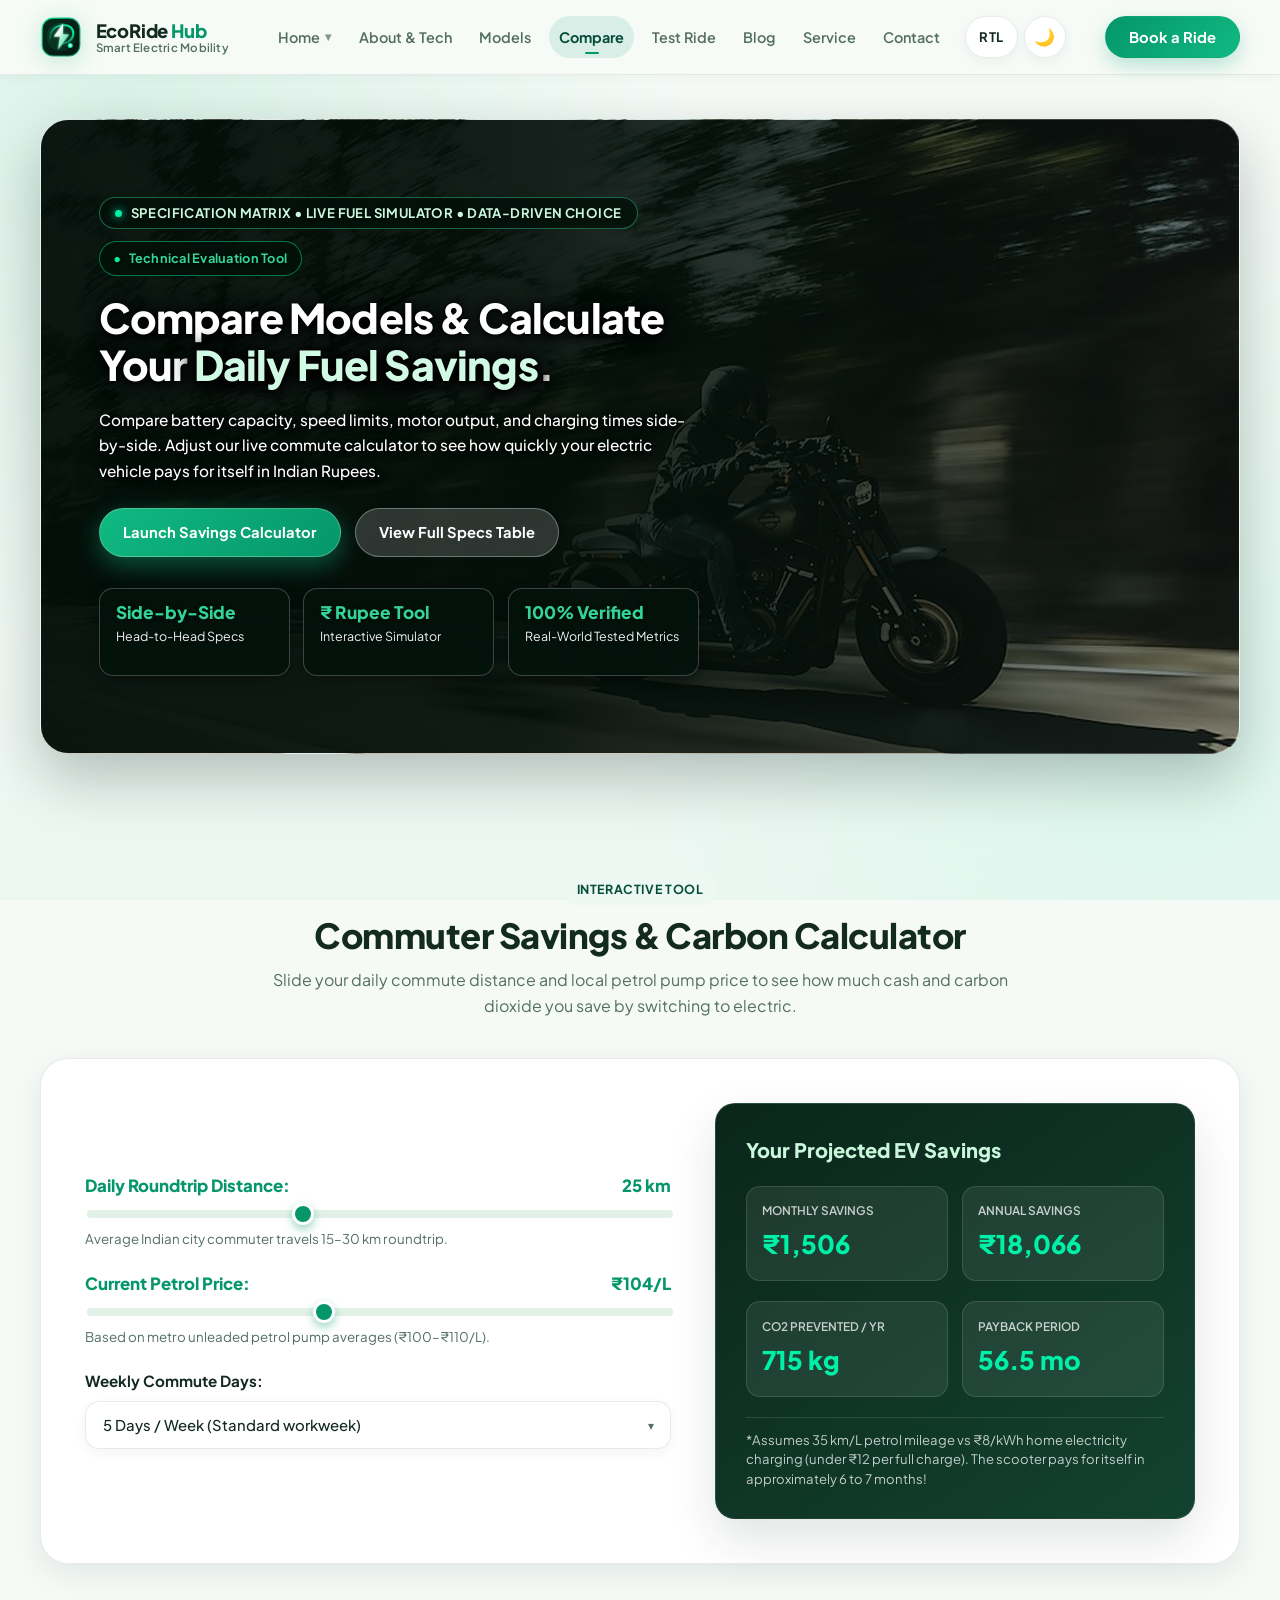
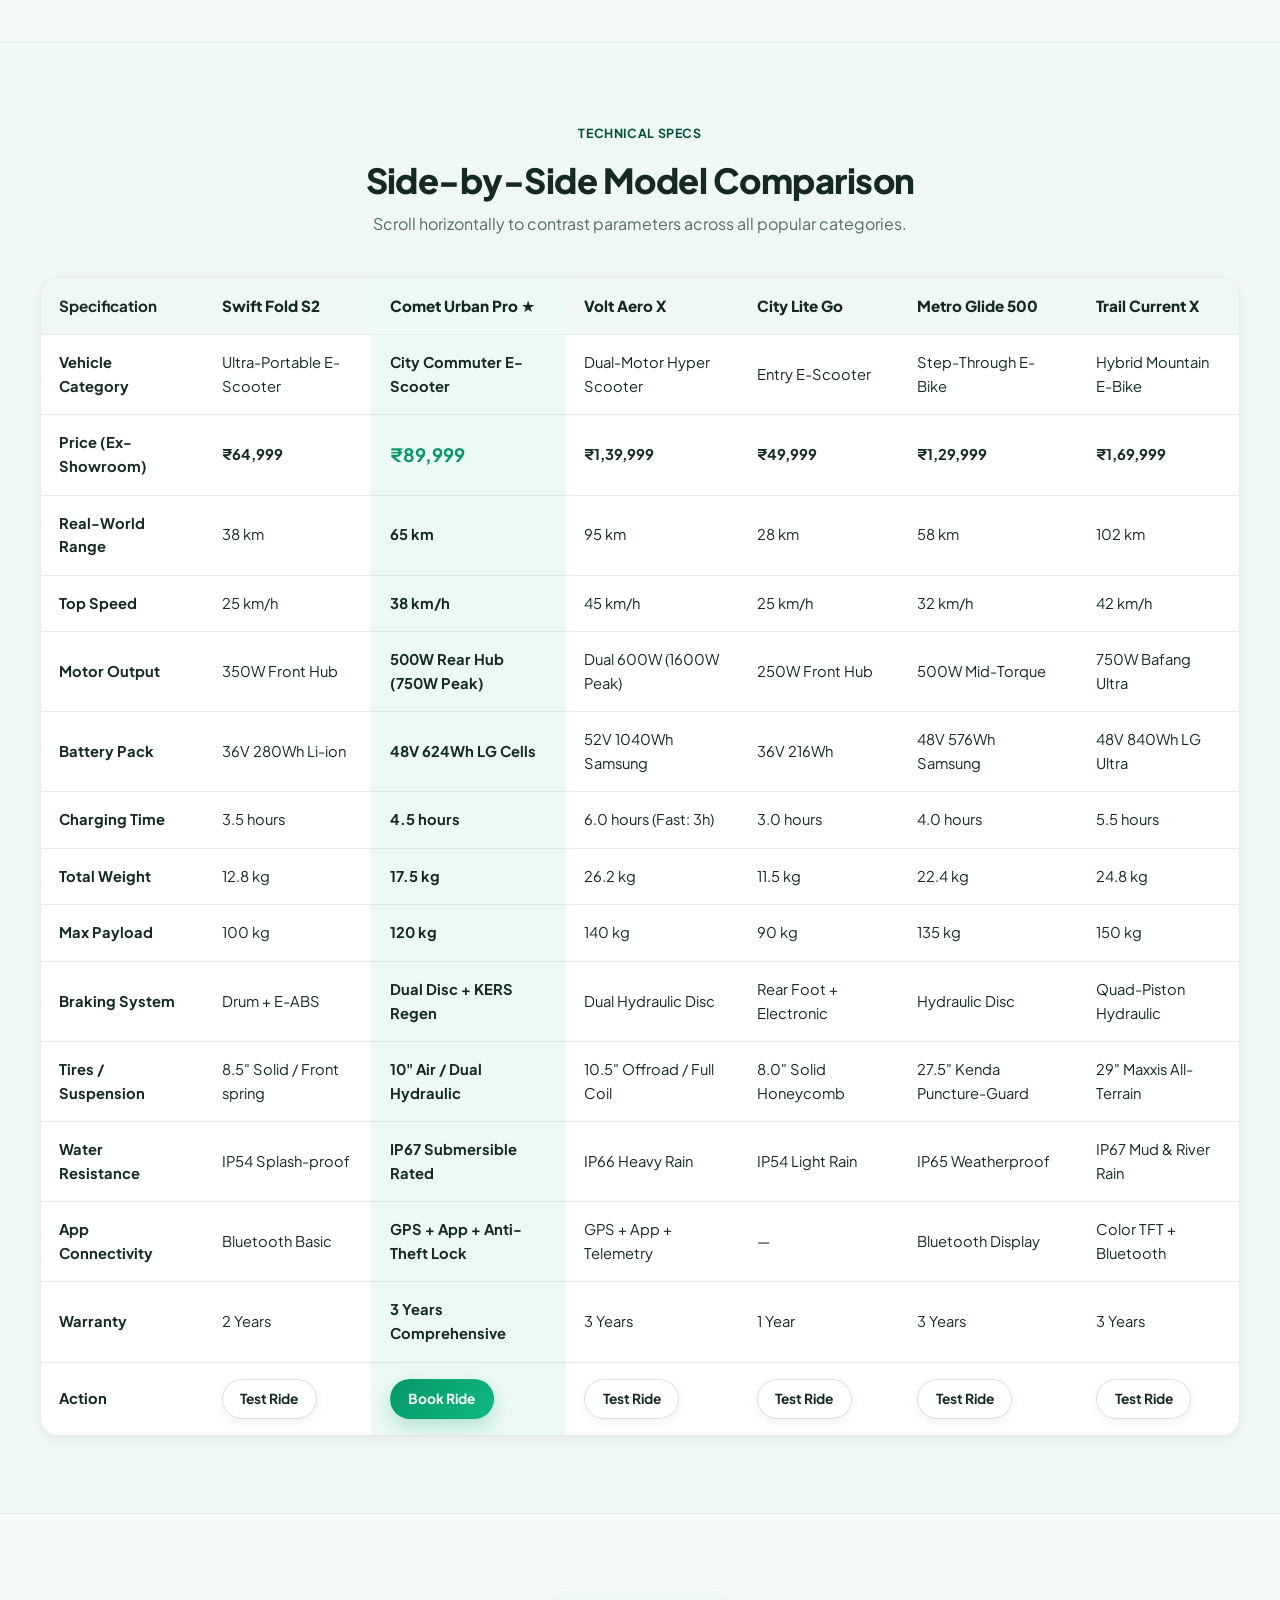
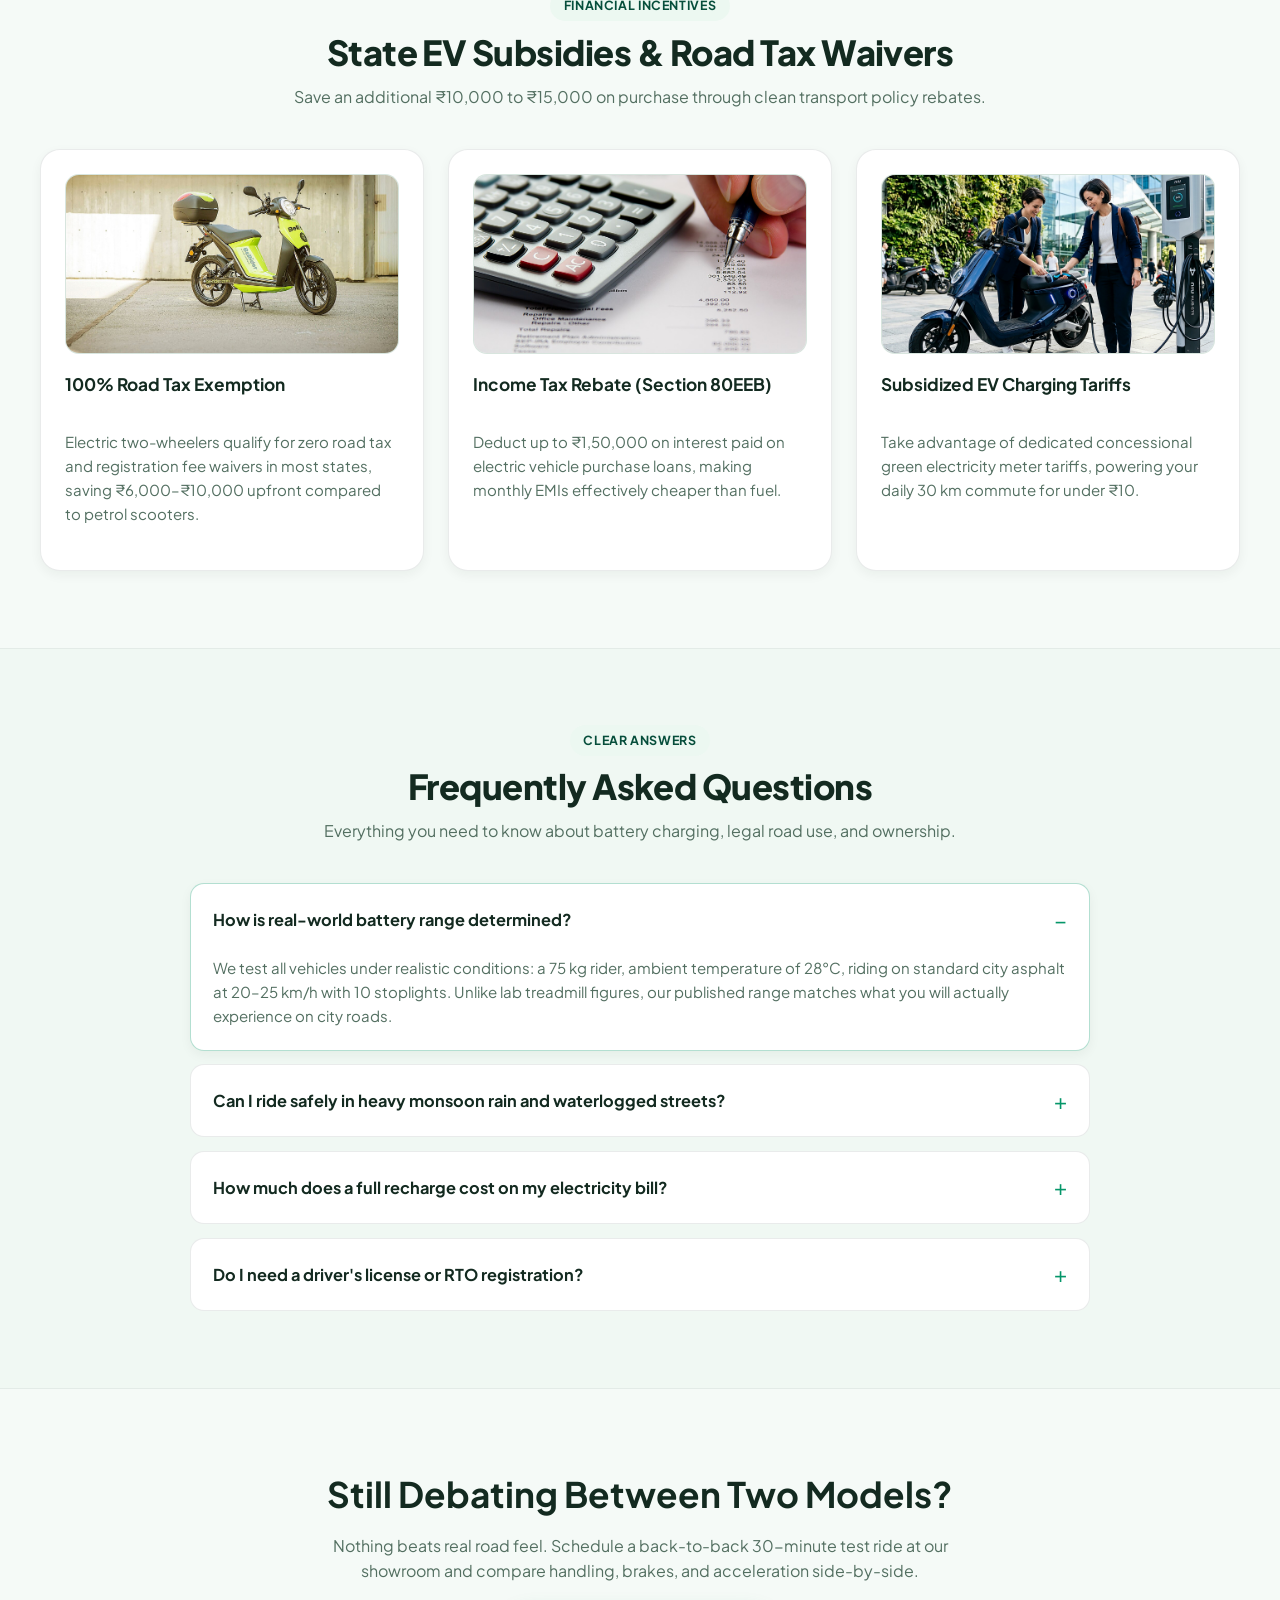
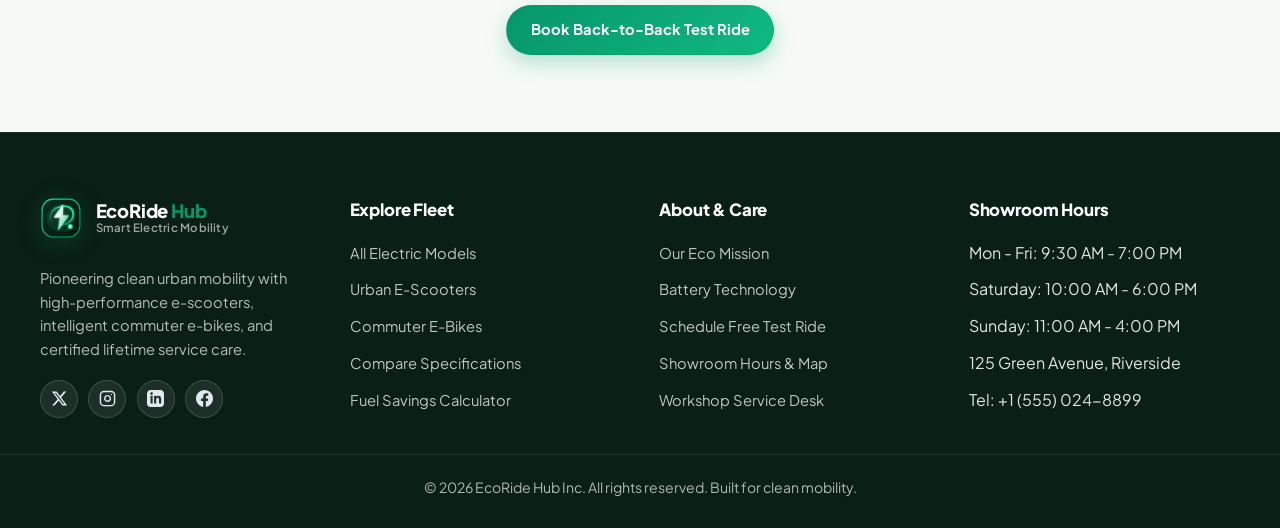
<file: compare.html>
<!DOCTYPE html>
<html lang="en">
<head>
  <meta charset="UTF-8">
  <meta name="viewport" content="width=device-width, initial-scale=1.0">
  <meta name="description" content="Compare electric scooter and e-bike specifications side-by-side. Calculate your monthly fuel savings in Rupees and carbon offset with EcoRide Hub.">
  <title>Compare Models &amp; Savings Calculator | EcoRide Hub</title>
  <link rel="icon" type="image/svg+xml" href="assets/images/favicon.svg">
  <link rel="alternate icon" href="assets/images/favicon.svg">
  <link rel="apple-touch-icon" href="assets/images/favicon.svg">
  <link rel="stylesheet" href="assets/css/styles.css">
  <script>
    (function() {
      var t = localStorage.getItem('ecoride_theme');
      if (t) document.documentElement.setAttribute('data-theme', t);
      var d = localStorage.getItem('ecoride_dir');
      if (d) document.documentElement.setAttribute('dir', d);
    })();
  </script>
</head>
<body>
  <div class="site-shell">
    <a class="skip-link" href="#main-content">Skip to content</a>

    <!-- STICKY NAVBAR - PROPERLY ALIGNED -->
    <header class="site-header">
      <div class="container header-bar">
        <a class="brand" href="index.html" aria-label="EcoRide Hub home">
          <span class="brand-mark">
            <img src="assets/images/logo.svg" alt="EcoRide Hub Logo" class="brand-logo-img">
          </span>
          <div class="brand-text">
            <span class="brand-title">EcoRide <span>Hub</span></span>
            <span class="brand-sub">Smart Electric Mobility</span>
          </div>
        </a>

        <nav class="site-nav" aria-label="Main navigation" data-site-nav>
          <div class="nav-dropdown" data-nav-dropdown>
            <button type="button" class="nav-dropdown-toggle" aria-expanded="false" aria-haspopup="true" data-dropdown-toggle>
              <span>Home</span>
              <span class="dropdown-arrow">&#9662;</span>
            </button>
            <div class="nav-dropdown-menu" role="menu">
              <a href="index.html" class="nav-dropdown-item" role="menuitem">
                <div class="dropdown-item-header">
                  <span class="dropdown-item-title">Home 1 &mdash; Urban Commuters</span>
                  <span class="dropdown-item-tag">Flagship</span>
                </div>
                <p class="dropdown-item-desc">Smart cockpit display, daily commuter fleet &amp; specs</p>
              </a>
              <a href="home-2.html" class="nav-dropdown-item" role="menuitem">
                <div class="dropdown-item-header">
                  <span class="dropdown-item-title">Home 2 &mdash; Hyper Performance</span>
                  <span class="dropdown-item-tag tag-hyper">New</span>
                </div>
                <p class="dropdown-item-desc">Dual-motor power, fast charging hubs &amp; 2026 fleet</p>
              </a>
            </div>
          </div>
          <a href="about.html">About &amp; Tech</a>
          <a href="products.html">Models</a>
          <a class="active" href="compare.html">Compare</a>
          <a href="booking.html">Test Ride</a>
          <a href="blog.html">Blog</a>
          <a href="service.html">Service</a>
          <a href="contact.html">Contact</a>
          <div class="nav-util-group">
            <button type="button" class="nav-btn-util" id="rtl-toggle" aria-label="Toggle RTL layout" title="Switch text direction (RTL / LTR)">
              <span class="util-text" id="rtl-text">RTL</span>
            </button>
            <button type="button" class="nav-btn-util" id="theme-toggle" aria-label="Toggle dark/light theme" title="Toggle dark / light theme">
              <span class="theme-icon" id="theme-icon">&#127769;</span>
            </button>
          </div>
        </nav>

        <div class="header-actions">
          <a class="button button-nav" href="booking.html">Book a Ride</a>
          <button class="nav-toggle" type="button" aria-label="Toggle navigation" aria-expanded="false" data-nav-toggle>
            <span></span>
            <span></span>
            <span></span>
          </button>
        </div>
      </div>
    </header>

    <main id="main-content">
      <!-- HERO SECTION WITH BACKGROUND IMAGE -->
      <section class="hero">
        <div class="container">
          <div class="hero-panel hero-compare" style="background-image: url('assets/images/hero-compare.jpg');">
            <div class="hero-content">
              <div class="hero-badge-row">
                <span class="eyebrow">
                  <span class="eyebrow-dot"></span>
                  Specification Matrix &bull; Live Fuel Simulator &bull; Data-Driven Choice
                </span>
                <span class="hero-status-pill"><span>&bull;</span> Technical Evaluation Tool</span>
              </div>
              <h1>Compare Models &amp; Calculate Your <span class="gradient-text">Daily Fuel Savings</span>.</h1>
              <p>Compare battery capacity, speed limits, motor output, and charging times side-by-side. Adjust our live commute calculator to see how quickly your electric vehicle pays for itself in Indian Rupees.</p>
              <div class="hero-actions">
                <a class="button" href="#calculator">Launch Savings Calculator</a>
                <a class="button-secondary" href="#comparison-matrix">View Full Specs Table</a>
              </div>
              <div class="hero-stats">
                <div class="stat-card">
                  <strong>Side-by-Side</strong>
                  <span>Head-to-Head Specs</span>
                </div>
                <div class="stat-card">
                  <strong>&#8377; Rupee Tool</strong>
                  <span>Interactive Simulator</span>
                </div>
                <div class="stat-card">
                  <strong>100% Verified</strong>
                  <span>Real-World Tested Metrics</span>
                </div>
              </div>
            </div>
          </div>
        </div>
      </section>

      <!-- INTERACTIVE SAVINGS CALCULATOR IN RUPEES -->
      <section class="section" id="calculator">
        <div class="container">
          <div class="section-heading">
            <span class="badge-tag">Interactive Tool</span>
            <h2>Commuter Savings &amp; Carbon Calculator</h2>
            <p>Slide your daily commute distance and local petrol pump price to see how much cash and carbon dioxide you save by switching to electric.</p>
          </div>

          <div class="calculator-panel">
            <div class="calc-controls">
              <div class="calc-field">
                <label for="calc-dist">
                  <span>Daily Roundtrip Distance:</span>
                  <span id="calc-dist-val">25 km</span>
                </label>
                <input class="calc-slider" id="calc-dist" type="range" min="5" max="60" value="25" step="1">
                <small style="color: var(--muted);">Average Indian city commuter travels 15&ndash;30 km roundtrip.</small>
              </div>

              <div class="calc-field">
                <label for="calc-fuel">
                  <span>Current Petrol Price:</span>
                  <span id="calc-fuel-val">&#8377;104/L</span>
                </label>
                <input class="calc-slider" id="calc-fuel" type="range" min="90" max="125" value="104" step="1">
                <small style="color: var(--muted);">Based on metro unleaded petrol pump averages (&#8377;100&ndash;&#8377;110/L).</small>
              </div>

              <div class="calc-field">
                <label for="calc-days">Weekly Commute Days:</label>
                <select id="calc-days" style="padding: 0.75rem 1rem; border-radius: var(--radius-md); border: 1.5px solid var(--border);">
                  <option value="5" selected>5 Days / Week (Standard workweek)</option>
                  <option value="6">6 Days / Week (Extended workweek)</option>
                  <option value="7">7 Days / Week (Everyday mobility)</option>
                </select>
              </div>
            </div>

            <div class="calc-results-card">
              <h3>Your Projected EV Savings</h3>
              <div class="calc-metric-row">
                <div class="calc-metric">
                  <small>Monthly Savings</small>
                  <strong id="calc-monthly-savings">&#8377;4,850</strong>
                </div>
                <div class="calc-metric">
                  <small>Annual Savings</small>
                  <strong id="calc-annual-savings">&#8377;58,200</strong>
                </div>
              </div>
              <div class="calc-metric-row">
                <div class="calc-metric">
                  <small>CO2 Prevented / Yr</small>
                  <strong id="calc-co2-savings">472 kg</strong>
                </div>
                <div class="calc-metric">
                  <small>Payback Period</small>
                  <strong id="calc-payback">6.5 mo</strong>
                </div>
              </div>
              <div style="font-size: 0.82rem; color: rgba(255, 255, 255, 0.75); line-height: 1.5; border-top: 1px solid rgba(255, 255, 255, 0.12); padding-top: 0.75rem;">
                *Assumes 35 km/L petrol mileage vs &#8377;8/kWh home electricity charging (under &#8377;12 per full charge). The scooter pays for itself in approximately 6 to 7 months!
              </div>
            </div>
          </div>
        </div>
      </section>

      <!-- SPECIFICATION MATRIX IN RUPEES -->
      <section class="section section-alt" id="comparison-matrix">
        <div class="container">
          <div class="section-heading">
            <span class="badge-tag">Technical Specs</span>
            <h2>Side-by-Side Model Comparison</h2>
            <p>Scroll horizontally to contrast parameters across all popular categories.</p>
          </div>

          <div class="compare-table-wrapper">
            <table class="compare-table">
              <thead>
                <tr>
                  <th>Specification</th>
                  <th>Swift Fold S2</th>
                  <th class="highlight-col">Comet Urban Pro &#9733;</th>
                  <th>Volt Aero X</th>
                  <th>City Lite Go</th>
                  <th>Metro Glide 500</th>
                  <th>Trail Current X</th>
                </tr>
              </thead>
              <tbody>
                <tr>
                  <td>Vehicle Category</td>
                  <td>Ultra-Portable E-Scooter</td>
                  <td class="highlight-col"><strong>City Commuter E-Scooter</strong></td>
                  <td>Dual-Motor Hyper Scooter</td>
                  <td>Entry E-Scooter</td>
                  <td>Step-Through E-Bike</td>
                  <td>Hybrid Mountain E-Bike</td>
                </tr>
                <tr>
                  <td>Price (Ex-Showroom)</td>
                  <td><strong>&#8377;64,999</strong></td>
                  <td class="highlight-col"><strong style="color: var(--primary); font-size: 1.15rem;">&#8377;89,999</strong></td>
                  <td><strong>&#8377;1,39,999</strong></td>
                  <td><strong>&#8377;49,999</strong></td>
                  <td><strong>&#8377;1,29,999</strong></td>
                  <td><strong>&#8377;1,69,999</strong></td>
                </tr>
                <tr>
                  <td>Real-World Range</td>
                  <td>38 km</td>
                  <td class="highlight-col"><strong>65 km</strong></td>
                  <td>95 km</td>
                  <td>28 km</td>
                  <td>58 km</td>
                  <td>102 km</td>
                </tr>
                <tr>
                  <td>Top Speed</td>
                  <td>25 km/h</td>
                  <td class="highlight-col"><strong>38 km/h</strong></td>
                  <td>45 km/h</td>
                  <td>25 km/h</td>
                  <td>32 km/h</td>
                  <td>42 km/h</td>
                </tr>
                <tr>
                  <td>Motor Output</td>
                  <td>350W Front Hub</td>
                  <td class="highlight-col"><strong>500W Rear Hub (750W Peak)</strong></td>
                  <td>Dual 600W (1600W Peak)</td>
                  <td>250W Front Hub</td>
                  <td>500W Mid-Torque</td>
                  <td>750W Bafang Ultra</td>
                </tr>
                <tr>
                  <td>Battery Pack</td>
                  <td>36V 280Wh Li-ion</td>
                  <td class="highlight-col"><strong>48V 624Wh LG Cells</strong></td>
                  <td>52V 1040Wh Samsung</td>
                  <td>36V 216Wh</td>
                  <td>48V 576Wh Samsung</td>
                  <td>48V 840Wh LG Ultra</td>
                </tr>
                <tr>
                  <td>Charging Time</td>
                  <td>3.5 hours</td>
                  <td class="highlight-col"><strong>4.5 hours</strong></td>
                  <td>6.0 hours (Fast: 3h)</td>
                  <td>3.0 hours</td>
                  <td>4.0 hours</td>
                  <td>5.5 hours</td>
                </tr>
                <tr>
                  <td>Total Weight</td>
                  <td>12.8 kg</td>
                  <td class="highlight-col"><strong>17.5 kg</strong></td>
                  <td>26.2 kg</td>
                  <td>11.5 kg</td>
                  <td>22.4 kg</td>
                  <td>24.8 kg</td>
                </tr>
                <tr>
                  <td>Max Payload</td>
                  <td>100 kg</td>
                  <td class="highlight-col"><strong>120 kg</strong></td>
                  <td>140 kg</td>
                  <td>90 kg</td>
                  <td>135 kg</td>
                  <td>150 kg</td>
                </tr>
                <tr>
                  <td>Braking System</td>
                  <td>Drum + E-ABS</td>
                  <td class="highlight-col"><strong>Dual Disc + KERS Regen</strong></td>
                  <td>Dual Hydraulic Disc</td>
                  <td>Rear Foot + Electronic</td>
                  <td>Hydraulic Disc</td>
                  <td>Quad-Piston Hydraulic</td>
                </tr>
                <tr>
                  <td>Tires / Suspension</td>
                  <td>8.5" Solid / Front spring</td>
                  <td class="highlight-col"><strong>10" Air / Dual Hydraulic</strong></td>
                  <td>10.5" Offroad / Full Coil</td>
                  <td>8.0" Solid Honeycomb</td>
                  <td>27.5" Kenda Puncture-Guard</td>
                  <td>29" Maxxis All-Terrain</td>
                </tr>
                <tr>
                  <td>Water Resistance</td>
                  <td>IP54 Splash-proof</td>
                  <td class="highlight-col"><strong>IP67 Submersible Rated</strong></td>
                  <td>IP66 Heavy Rain</td>
                  <td>IP54 Light Rain</td>
                  <td>IP65 Weatherproof</td>
                  <td>IP67 Mud &amp; River Rain</td>
                </tr>
                <tr>
                  <td>App Connectivity</td>
                  <td>Bluetooth Basic</td>
                  <td class="highlight-col"><strong>GPS + App + Anti-Theft Lock</strong></td>
                  <td>GPS + App + Telemetry</td>
                  <td>&mdash;</td>
                  <td>Bluetooth Display</td>
                  <td>Color TFT + Bluetooth</td>
                </tr>
                <tr>
                  <td>Warranty</td>
                  <td>2 Years</td>
                  <td class="highlight-col"><strong>3 Years Comprehensive</strong></td>
                  <td>3 Years</td>
                  <td>1 Year</td>
                  <td>3 Years</td>
                  <td>3 Years</td>
                </tr>
                <tr>
                  <td>Action</td>
                  <td><a class="button button-sm button-secondary" href="booking.html">Test Ride</a></td>
                  <td class="highlight-col"><a class="button button-sm" href="booking.html">Book Ride</a></td>
                  <td><a class="button button-sm button-secondary" href="booking.html">Test Ride</a></td>
                  <td><a class="button button-sm button-secondary" href="booking.html">Test Ride</a></td>
                  <td><a class="button button-sm button-secondary" href="booking.html">Test Ride</a></td>
                  <td><a class="button button-sm button-secondary" href="booking.html">Test Ride</a></td>
                </tr>
              </tbody>
            </table>
          </div>
        </div>
      </section>

      <!-- GOVERNMENT SUBSIDIES & TAX INCENTIVES GUIDE -->
      <section class="section">
        <div class="container">
          <div class="section-heading">
            <span class="badge-tag">Financial Incentives</span>
            <h2>State EV Subsidies &amp; Road Tax Waivers</h2>
            <p>Save an additional &#8377;10,000 to &#8377;15,000 on purchase through clean transport policy rebates.</p>
          </div>
          <div class="grid grid-3">
            <article class="card feature-card">
              <div class="card-media-top">
                <img src="assets/images/incentive-road-tax.jpg" alt="Road-legal electric commuter scooter with zero road tax registration">
              </div>
              <h3>100% Road Tax Exemption</h3>
              <p>Electric two-wheelers qualify for zero road tax and registration fee waivers in most states, saving &#8377;6,000&ndash;&#8377;10,000 upfront compared to petrol scooters.</p>
            </article>
            <article class="card feature-card">
              <div class="card-media-top">
                <img src="assets/images/incentive-tax-rebate.jpg" alt="Financial tax planning calculator and loan interest deduction paperwork">
              </div>
              <h3>Income Tax Rebate (Section 80EEB)</h3>
              <p>Deduct up to &#8377;1,50,000 on interest paid on electric vehicle purchase loans, making monthly EMIs effectively cheaper than fuel.</p>
            </article>
            <article class="card feature-card">
              <div class="card-media-top">
                <img src="assets/images/incentive-charging.jpg" alt="Public smart EV scooter charging station with green energy tariff readout">
              </div>
              <h3>Subsidized EV Charging Tariffs</h3>
              <p>Take advantage of dedicated concessional green electricity meter tariffs, powering your daily 30 km commute for under &#8377;10.</p>
            </article>
          </div>
        </div>
      </section>

      <!-- FREQUENTLY ASKED QUESTIONS -->
      <section class="section section-alt">
        <div class="container">
          <div class="section-heading">
            <span class="badge-tag">Clear Answers</span>
            <h2>Frequently Asked Questions</h2>
            <p>Everything you need to know about battery charging, legal road use, and ownership.</p>
          </div>

          <div class="faq-grid">
            <details class="faq-item" open>
              <summary class="faq-question">How is real-world battery range determined?</summary>
              <div class="faq-answer">
                We test all vehicles under realistic conditions: a 75 kg rider, ambient temperature of 28&deg;C, riding on standard city asphalt at 20&ndash;25 km/h with 10 stoplights. Unlike lab treadmill figures, our published range matches what you will actually experience on city roads.
              </div>
            </details>

            <details class="faq-item">
              <summary class="faq-question">Can I ride safely in heavy monsoon rain and waterlogged streets?</summary>
              <div class="faq-answer">
                Yes. Our flagship models like the Comet Urban Pro and Volt Aero X carry IP67 water ingress certification. All hub motors, controller harnesses, battery compartments, and dashboard displays are sealed against downpours and shallow road splashing.
              </div>
            </details>

            <details class="faq-item">
              <summary class="faq-question">How much does a full recharge cost on my electricity bill?</summary>
              <div class="faq-answer">
                A typical 500Wh battery takes about 0.5 units (kWh) to charge completely. At typical domestic electricity rates (&#8377;6 to &#8377;8 per unit), a full recharge costs between &#8377;4 and &#8377;8. That is under &#8377;200 per month for daily commuting!
              </div>
            </details>

            <details class="faq-item">
              <summary class="faq-question">Do I need a driver's license or RTO registration?</summary>
              <div class="faq-answer">
                Vehicles limited to a maximum speed of 25 km/h with motor output up to 250W (like the Swift Fold S2 and City Lite Go) are classified as non-motorized micro-mobility and do not require RTO registration or a driver's license. High-speed models (over 25 km/h) require a standard driving license.
              </div>
            </details>
          </div>
        </div>
      </section>

      <!-- TEST RIDE PROMPT -->
      <section class="section">
        <div class="container compare-cta-banner">
          <h2>
            Still Debating Between Two Models?
          </h2>
          <p>
            Nothing beats real road feel. Schedule a back-to-back 30-minute test ride at our showroom and compare handling, brakes, and acceleration side-by-side.
          </p>
          <a class="button" href="booking.html">Book Back-to-Back Test Ride</a>
        </div>
      </section>
    </main>

    <!-- FOOTER - EQUAL ALIGNMENT -->
    <footer class="site-footer">
      <div class="container footer-grid">
        <div>
          <a class="brand" href="index.html">
            <span class="brand-mark">
              <img src="assets/images/logo.svg" alt="EcoRide Hub Logo" class="brand-logo-img">
            </span>
            <div class="brand-text">
              <span class="brand-title">EcoRide <span>Hub</span></span>
              <span class="brand-sub">Smart Electric Mobility</span>
            </div>
          </a>
          <p class="footer-desc">
            Pioneering clean urban mobility with high-performance e-scooters, intelligent commuter e-bikes, and certified lifetime service care.
          </p>
          <div class="footer-socials" aria-label="EcoRide Social Media Links">
            <a href="https://x.com" target="_blank" rel="noopener noreferrer" class="social-icon-btn" aria-label="EcoRide Hub on X (formerly Twitter)" title="X (Twitter)">
              <svg width="17" height="17" viewBox="0 0 24 24" fill="currentColor" aria-hidden="true"><path d="M18.244 2.25h3.308l-7.227 8.26 8.502 11.24H16.17l-5.214-6.817L4.99 21.75H1.68l7.73-8.835L1.254 2.25H8.08l4.713 6.231zm-1.161 17.52h1.833L7.084 4.126H5.117z"/></svg>
            </a>
            <a href="https://instagram.com" target="_blank" rel="noopener noreferrer" class="social-icon-btn" aria-label="EcoRide Hub on Instagram" title="Instagram">
              <svg width="17" height="17" viewBox="0 0 24 24" fill="none" stroke="currentColor" stroke-width="2" stroke-linecap="round" stroke-linejoin="round" aria-hidden="true"><rect x="2" y="2" width="20" height="20" rx="5" ry="5"/><path d="M16 11.37A4 4 0 1 1 12.63 8 4 4 0 0 1 16 11.37z"/><line x1="17.5" y1="6.5" x2="17.51" y2="6.5"/></svg>
            </a>
            <a href="https://linkedin.com" target="_blank" rel="noopener noreferrer" class="social-icon-btn" aria-label="EcoRide Hub on LinkedIn" title="LinkedIn">
              <svg width="17" height="17" viewBox="0 0 24 24" fill="currentColor" aria-hidden="true"><path d="M19 0h-14c-2.761 0-5 2.239-5 5v14c0 2.761 2.239 5 5 5h14c2.762 0 5-2.239 5-5v-14c0-2.761-2.238-5-5-5zm-11 19h-3v-11h3v11zm-1.5-12.268c-.966 0-1.75-.79-1.75-1.764s.784-1.764 1.75-1.764 1.75.79 1.75 1.764-.783 1.764-1.75 1.764zm13.5 12.268h-3v-5.604c0-3.368-4-3.113-4 0v5.604h-3v-11h3v1.765c1.396-2.586 7-2.777 7 2.476v6.759z"/></svg>
            </a>
            <a href="https://facebook.com" target="_blank" rel="noopener noreferrer" class="social-icon-btn" aria-label="EcoRide Hub on Facebook" title="Facebook">
              <svg width="17" height="17" viewBox="0 0 24 24" fill="currentColor" aria-hidden="true"><path d="M24 12.073c0-6.627-5.373-12-12-12s-12 5.373-12 12c0 5.99 4.388 10.954 10.125 11.854v-8.385H7.078v-3.47h3.047V9.43c0-3.007 1.792-4.669 4.533-4.669 1.312 0 2.686.235 2.686.235v2.953H15.83c-1.491 0-1.956.925-1.956 1.874v2.25h3.328l-.532 3.47h-2.796v8.385C19.612 23.027 24 18.062 24 12.073z"/></svg>
            </a>
          </div>
        </div>
        <div>
          <h3>Explore Fleet</h3>
          <ul class="footer-list">
            <li><a href="products.html">All Electric Models</a></li>
            <li><a href="products.html">Urban E-Scooters</a></li>
            <li><a href="products.html">Commuter E-Bikes</a></li>
            <li><a href="compare.html">Compare Specifications</a></li>
            <li><a href="compare.html">Fuel Savings Calculator</a></li>
          </ul>
        </div>
        <div>
          <h3>About &amp; Care</h3>
          <ul class="footer-list">
            <li><a href="about.html">Our Eco Mission</a></li>
            <li><a href="about.html">Battery Technology</a></li>
            <li><a href="booking.html">Schedule Free Test Ride</a></li>
            <li><a href="contact.html#showroom-map">Showroom Hours &amp; Map</a></li>
            <li><a href="contact.html">Workshop Service Desk</a></li>
          </ul>
        </div>
        <div>
          <h3>Showroom Hours</h3>
          <ul class="footer-list">
            <li>Mon - Fri: 9:30 AM - 7:00 PM</li>
            <li>Saturday: 10:00 AM - 6:00 PM</li>
            <li>Sunday: 11:00 AM - 4:00 PM</li>
            <li>125 Green Avenue, Riverside</li>
            <li>Tel: +1 (555) 024-8899</li>
          </ul>
        </div>
      </div>
      <div class="container footer-bottom">
        <p class="copyright-text">&copy; <span data-current-year></span> EcoRide Hub Inc. All rights reserved. Built for clean mobility.</p>
      </div>
    </footer>
  </div>

  <script src="assets/js/main.js"></script>
</body>
</html>
</file>
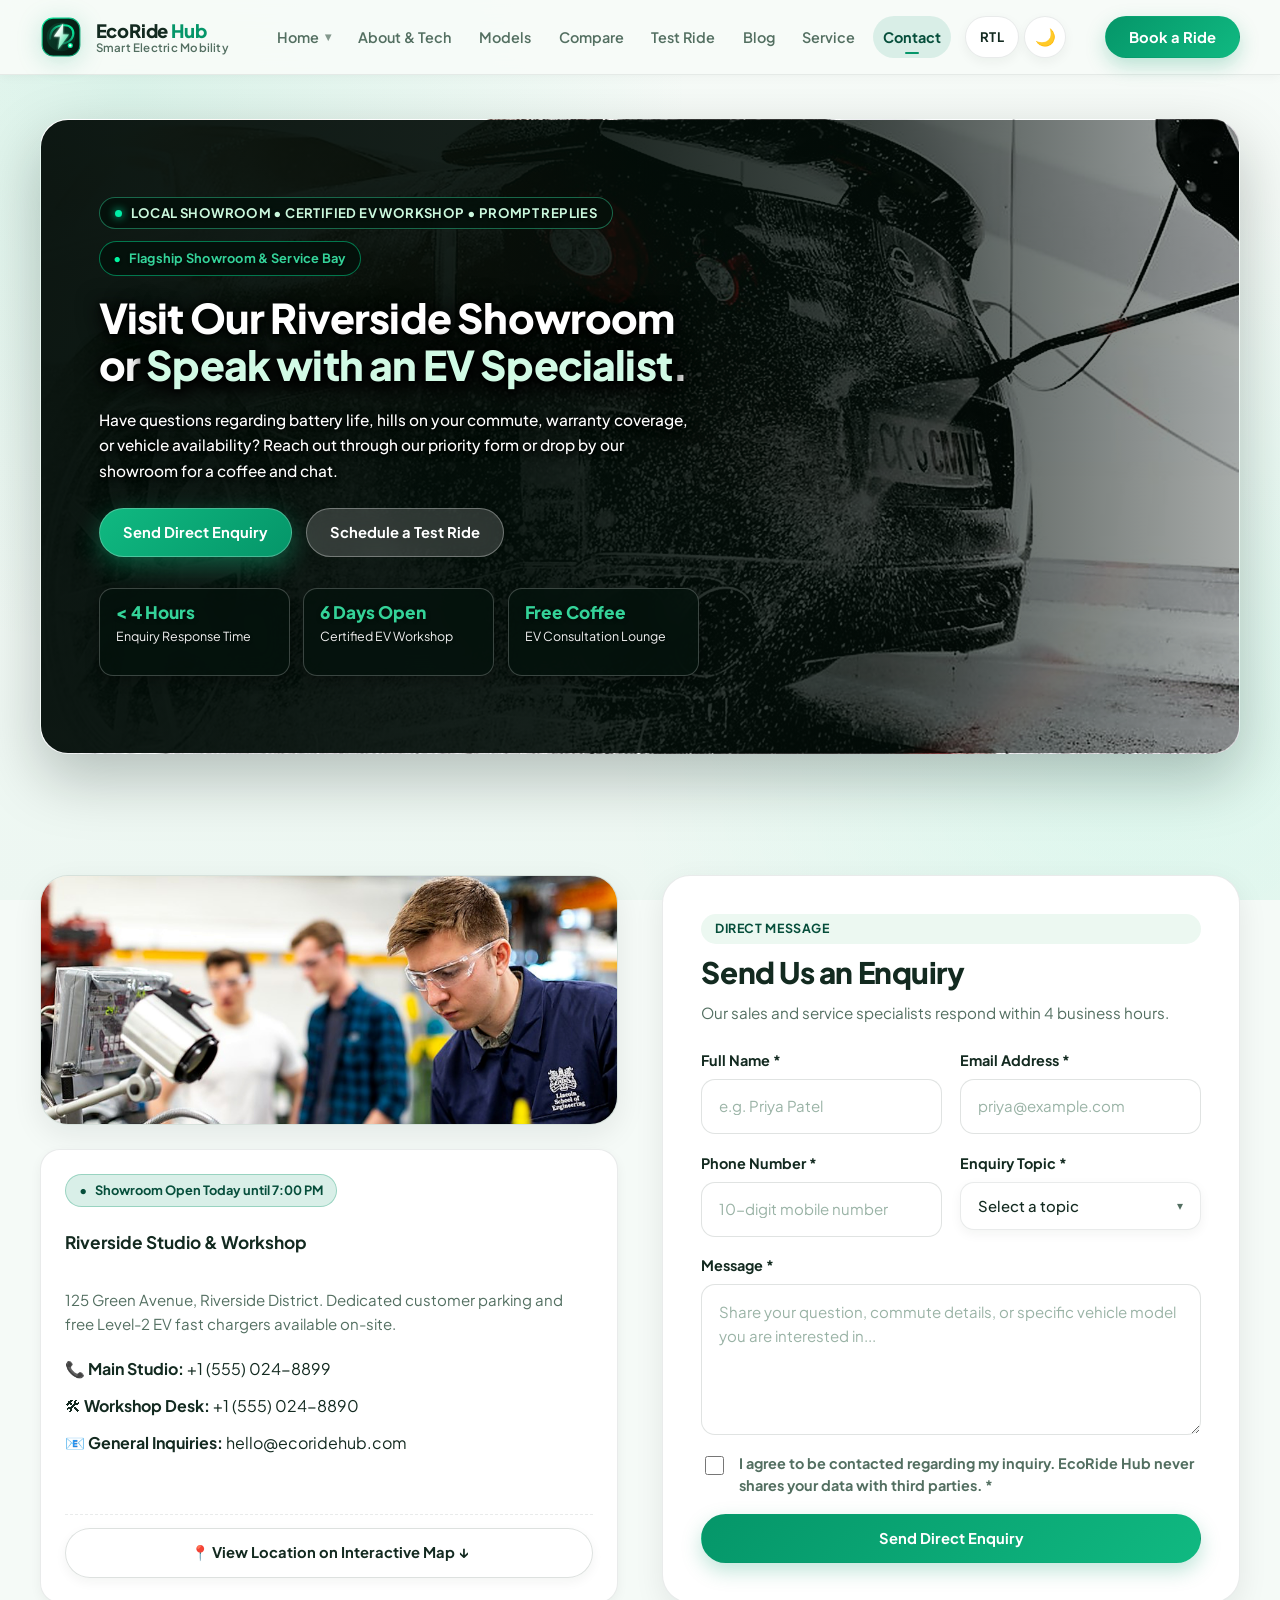
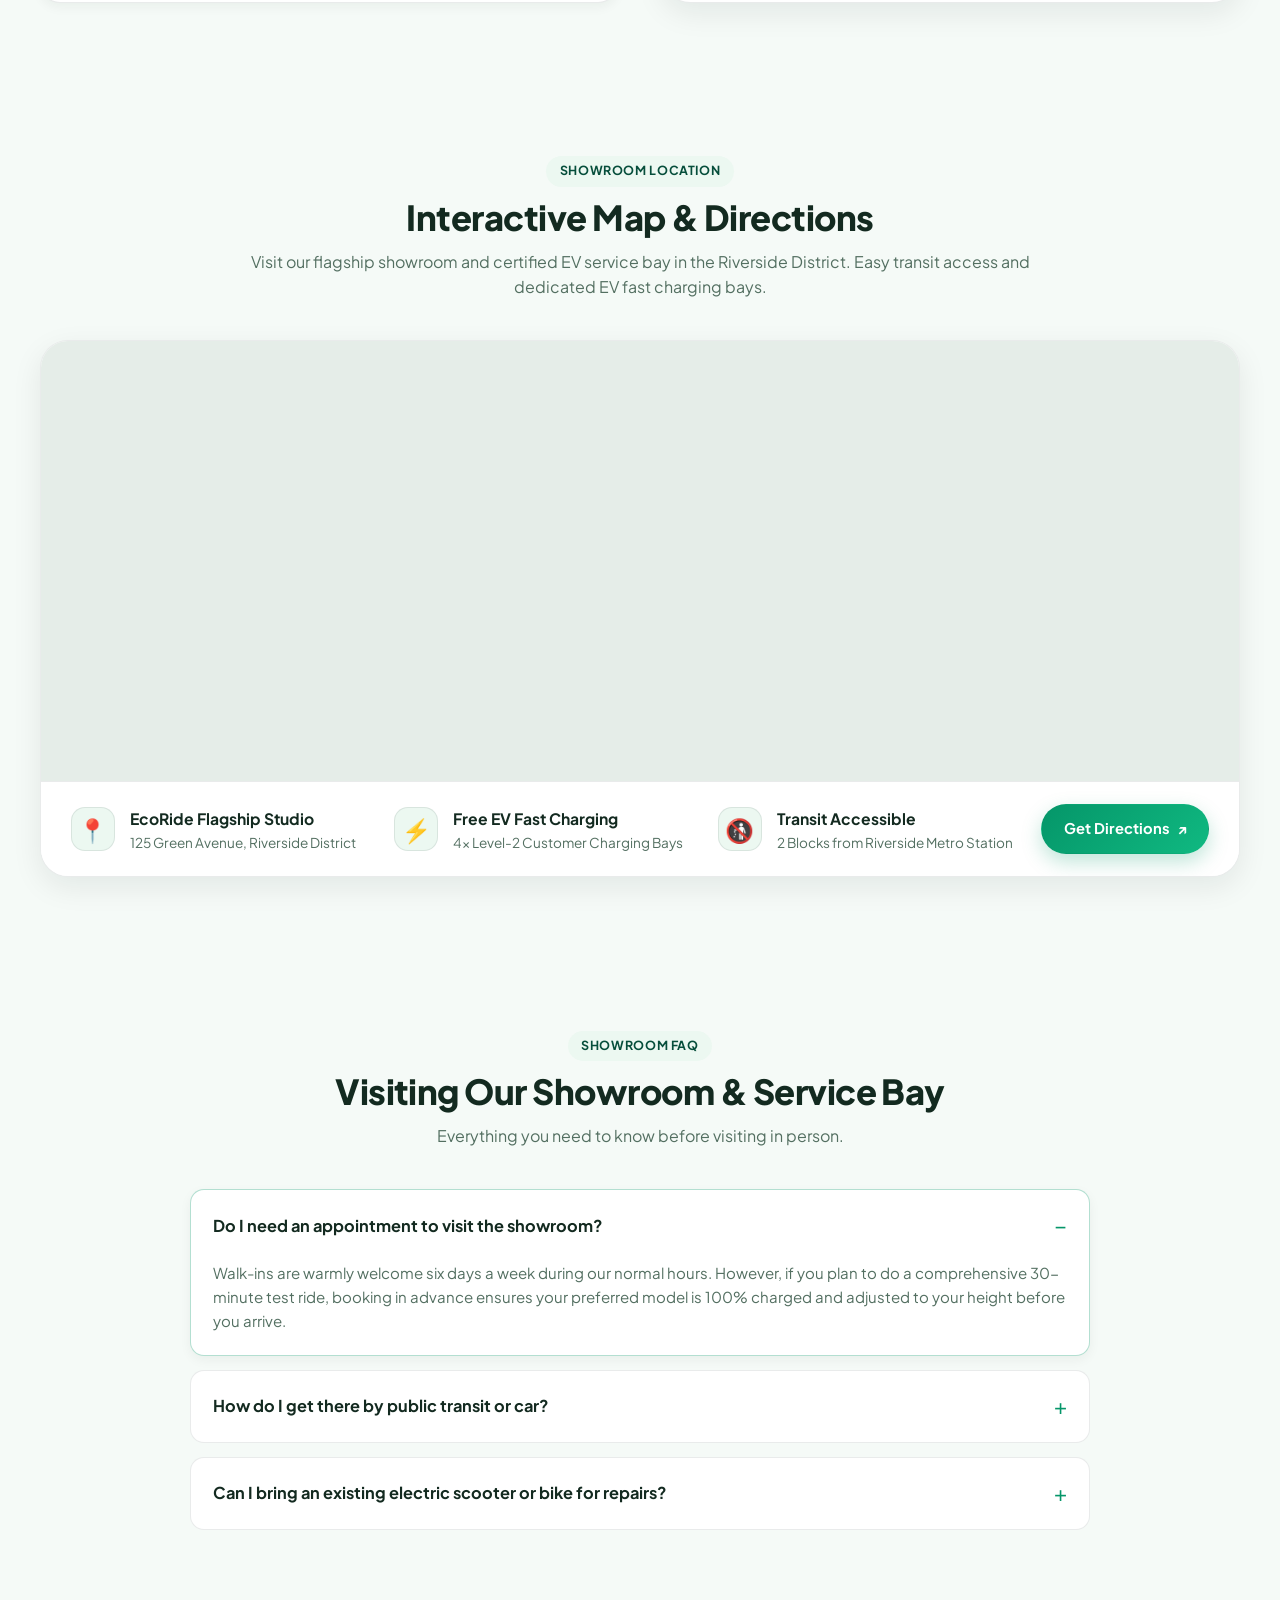
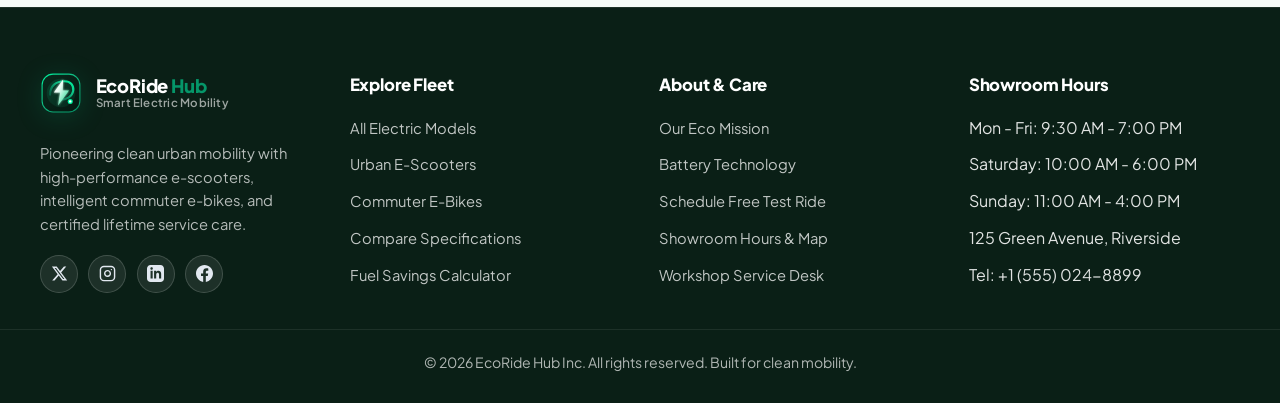
<file: contact.html>
<!DOCTYPE html>
<html lang="en">
<head>
  <meta charset="UTF-8">
  <meta name="viewport" content="width=device-width, initial-scale=1.0">
  <meta name="description" content="Contact EcoRide Hub for electric bike and scooter sales, test ride consultations, workshop service, and showroom visits in Riverside.">
  <title>Contact &amp; Showroom | EcoRide Hub</title>
  <link rel="icon" type="image/svg+xml" href="assets/images/favicon.svg">
  <link rel="alternate icon" href="assets/images/favicon.svg">
  <link rel="apple-touch-icon" href="assets/images/favicon.svg">
  <link rel="stylesheet" href="assets/css/styles.css">
  <script>
    (function() {
      var t = localStorage.getItem('ecoride_theme');
      if (t) document.documentElement.setAttribute('data-theme', t);
      var d = localStorage.getItem('ecoride_dir');
      if (d) document.documentElement.setAttribute('dir', d);
    })();
  </script>
</head>
<body>
  <div class="site-shell">
    <a class="skip-link" href="#main-content">Skip to content</a>

    <!-- STICKY NAVBAR - PROPERLY ALIGNED -->
    <header class="site-header">
      <div class="container header-bar">
        <a class="brand" href="index.html" aria-label="EcoRide Hub home">
          <span class="brand-mark">
            <img src="assets/images/logo.svg" alt="EcoRide Hub Logo" class="brand-logo-img">
          </span>
          <div class="brand-text">
            <span class="brand-title">EcoRide <span>Hub</span></span>
            <span class="brand-sub">Smart Electric Mobility</span>
          </div>
        </a>
        <nav class="site-nav" aria-label="Main navigation" data-site-nav>
          <div class="nav-dropdown" data-nav-dropdown>
            <button type="button" class="nav-dropdown-toggle" aria-expanded="false" aria-haspopup="true" data-dropdown-toggle>
              <span>Home</span>
              <span class="dropdown-arrow">&#9662;</span>
            </button>
            <div class="nav-dropdown-menu" role="menu">
              <a href="index.html" class="nav-dropdown-item" role="menuitem">
                <div class="dropdown-item-header">
                  <span class="dropdown-item-title">Home 1 &mdash; Urban Commuters</span>
                  <span class="dropdown-item-tag">Flagship</span>
                </div>
                <p class="dropdown-item-desc">Smart cockpit display, daily commuter fleet &amp; specs</p>
              </a>
              <a href="home-2.html" class="nav-dropdown-item" role="menuitem">
                <div class="dropdown-item-header">
                  <span class="dropdown-item-title">Home 2 &mdash; Hyper Performance</span>
                  <span class="dropdown-item-tag tag-hyper">New</span>
                </div>
                <p class="dropdown-item-desc">Dual-motor power, fast charging hubs &amp; 2026 fleet</p>
              </a>
            </div>
          </div>
          <a href="about.html">About &amp; Tech</a>
          <a href="products.html">Models</a>
          <a href="compare.html">Compare</a>
          <a href="booking.html">Test Ride</a>
          <a href="blog.html">Blog</a>
          <a href="service.html">Service</a>
          <a class="active" href="contact.html">Contact</a>
          <div class="nav-util-group">
            <button type="button" class="nav-btn-util" id="rtl-toggle" aria-label="Toggle RTL layout" title="Switch text direction (RTL / LTR)">
              <span class="util-text" id="rtl-text">RTL</span>
            </button>
            <button type="button" class="nav-btn-util" id="theme-toggle" aria-label="Toggle dark/light theme" title="Toggle dark / light theme">
              <span class="theme-icon" id="theme-icon">&#127769;</span>
            </button>
          </div>
        </nav>

        <div class="header-actions">
          <a class="button button-nav" href="booking.html">Book a Ride</a>
          <button class="nav-toggle" type="button" aria-label="Toggle navigation" aria-expanded="false" data-nav-toggle>
            <span></span>
            <span></span>
            <span></span>
          </button>
        </div>
      </div>
    </header>

    <main id="main-content">
      <!-- HERO SECTION WITH BACKGROUND IMAGE -->
      <section class="hero">
        <div class="container">
          <div class="hero-panel hero-contact" style="background-image: url('assets/images/hero-contact.jpg');">
            <div class="hero-content">
              <div class="hero-badge-row">
                <span class="eyebrow">
                  <span class="eyebrow-dot"></span>
                  Local Showroom &bull; Certified EV Workshop &bull; Prompt Replies
                </span>
                <span class="hero-status-pill"><span>&bull;</span> Flagship Showroom &amp; Service Bay</span>
              </div>
              <h1>Visit Our Riverside Showroom or <span class="gradient-text">Speak with an EV Specialist</span>.</h1>
              <p>Have questions regarding battery life, hills on your commute, warranty coverage, or vehicle availability? Reach out through our priority form or drop by our showroom for a coffee and chat.</p>
              <div class="hero-actions">
                <a class="button" href="#contact-form">Send Direct Enquiry</a>
                <a class="button-secondary" href="booking.html">Schedule a Test Ride</a>
              </div>
              <div class="hero-stats">
                <div class="stat-card">
                  <strong>&lt; 4 Hours</strong>
                  <span>Enquiry Response Time</span>
                </div>
                <div class="stat-card">
                  <strong>6 Days Open</strong>
                  <span>Certified EV Workshop</span>
                </div>
                <div class="stat-card">
                  <strong>Free Coffee</strong>
                  <span>EV Consultation Lounge</span>
                </div>
              </div>
            </div>
          </div>
        </div>
      </section>

      <!-- SHOWROOM DETAILS & CONTACT FORM -->
      <section class="section">
        <div class="container form-layout">
          <div class="form-side-column">
            <div class="media-frame" style="height: 250px; border-radius: var(--radius-xl);">
              <img src="assets/images/team-service.jpg" alt="EcoRide Hub expert customer service team and certified EV technicians">
              
            </div>

            <article class="card contact-card" style="flex: 1; display: flex; flex-direction: column; justify-content: space-between;">
              <div>
                <div class="store-badge" style="background: rgba(5, 150, 105, 0.15); color: var(--primary-dark); border-color: rgba(5, 150, 105, 0.3);">
                  <span>&bull;</span> Showroom Open Today until 7:00 PM
                </div>
                <h3 style="margin-top: 0.65rem;">Riverside Studio &amp; Workshop</h3>
                <p style="color: var(--muted); font-size: 0.94rem;">
                  125 Green Avenue, Riverside District. Dedicated customer parking and free Level-2 EV fast chargers available on-site.
                </p>
                <ul class="footer-list" style="margin-top: 1.15rem;">
                  <li>&#128222; <strong>Main Studio:</strong> +1 (555) 024-8899</li>
                  <li>&#128736; <strong>Workshop Desk:</strong> +1 (555) 024-8890</li>
                  <li>&#128231; <strong>General Inquiries:</strong> hello@ecoridehub.com</li>
                </ul>
              </div>
              <div style="margin-top: 1.25rem; padding-top: 0.85rem; border-top: 1px dashed var(--border);">
                <a href="#showroom-map" class="button-secondary" style="display: inline-flex; align-items: center; gap: 0.5rem; width: 100%; justify-content: center;">
                  <span>&#128205; View Location on Interactive Map &darr;</span>
                </a>
              </div>
            </article>
          </div>

          <!-- ENQUIRY FORM CARD -->
          <div class="form-card" id="contact-form">
            <div class="page-intro" style="text-align: left; margin-bottom: 1.5rem;">
              <span class="badge-tag" style="margin-inline: 0;">Direct Message</span>
              <h2 style="font-size: 1.85rem;">Send Us an Enquiry</h2>
              <p style="font-size: 0.95rem;">Our sales and service specialists respond within 4 business hours.</p>
            </div>

            <form data-form="contact" novalidate>
              <div class="form-grid">
                <div class="field">
                  <label for="contact-name">Full Name *</label>
                  <input id="contact-name" name="name" type="text" placeholder="e.g. Priya Patel" required pattern="^[A-Za-z\s'-]{2,50}$" title="Name must contain letters only" maxlength="50" autocomplete="name">
                </div>

                <div class="field">
                  <label for="contact-email">Email Address *</label>
                  <input id="contact-email" name="email" type="email" placeholder="priya@example.com" required>
                </div>

                <div class="field">
                  <label for="contact-phone">Phone Number *</label>
                  <input id="contact-phone" name="phone" type="tel" placeholder="10-digit mobile number" required pattern="[0-9]{10}" title="Phone must contain 10 numbers only" maxlength="10" inputmode="numeric" autocomplete="tel">
                </div>

                <div class="field">
                  <label for="contact-topic">Enquiry Topic *</label>
                  <select id="contact-topic" name="topic" required>
                    <option value="">Select a topic</option>
                    <option>Product Recommendation &amp; Commute Match</option>
                    <option>Model Stock &amp; Availability</option>
                    <option>Corporate Fleet &amp; Bulk Purchasing</option>
                    <option>Battery Health Check &amp; Workshop Repair</option>
                    <option>Accessories, Helmets &amp; Upgrades</option>
                    <option>Financing &amp; 0% EMI Plans from &#8377;2,499/mo</option>
                  </select>
                </div>

                <div class="field field-full">
                  <label for="contact-message">Message *</label>
                  <textarea id="contact-message" name="message" rows="5" placeholder="Share your question, commute details, or specific vehicle model you are interested in..." required></textarea>
                </div>

                <div class="field field-full">
                  <label class="check-row" for="contact-consent">
                    <input id="contact-consent" name="consent" type="checkbox" required>
                    <span>I agree to be contacted regarding my inquiry. EcoRide Hub never shares your data with third parties. *</span>
                  </label>
                </div>

                <div class="field field-full">
                  <button class="button" type="submit" style="width: 100%;">Send Direct Enquiry</button>
                  <div class="message-box" data-form-message aria-live="polite"></div>
                </div>
              </div>
            </form>
          </div>
        </div>
      </section>



      <!-- INTERACTIVE SHOWROOM MAP & LOCATION -->
      <section class="section" id="showroom-map">
        <div class="container">
          <div class="section-heading">
            <span class="badge-tag">Showroom Location</span>
            <h2>Interactive Map &amp; Directions</h2>
            <p>Visit our flagship showroom and certified EV service bay in the Riverside District. Easy transit access and dedicated EV fast charging bays.</p>
          </div>

          <div class="map-wrapper card">
            <div class="map-frame">
              <iframe
                title="EcoRide Hub Riverside Showroom Location Map"
                src="https://www.google.com/maps?q=125+Green+Avenue,+Riverside&amp;output=embed"
                width="100%"
                height="450"
                style="border:0;"
                allowfullscreen=""
                loading="lazy"
                referrerpolicy="no-referrer-when-downgrade">
              </iframe>
            </div>

            <div class="map-info-bar">
              <div class="map-info-item">
                <span class="map-info-icon">&#128205;</span>
                <div>
                  <strong>EcoRide Flagship Studio</strong>
                  <p>125 Green Avenue, Riverside District</p>
                </div>
              </div>
              <div class="map-info-item">
                <span class="map-info-icon">&#9889;</span>
                <div>
                  <strong>Free EV Fast Charging</strong>
                  <p>4x Level-2 Customer Charging Bays</p>
                </div>
              </div>
              <div class="map-info-item">
                <span class="map-info-icon">&#128687;</span>
                <div>
                  <strong>Transit Accessible</strong>
                  <p>2 Blocks from Riverside Metro Station</p>
                </div>
              </div>
              <div class="map-info-action">
                <a class="button" href="https://www.google.com/maps?q=125+Green+Avenue,+Riverside" target="_blank" rel="noopener noreferrer">
                  <span>Get Directions</span> &#8599;
                </a>
              </div>
            </div>
          </div>
        </div>
      </section>

      <!-- LOCATION & FAQ ACCORDION -->
      <section class="section">
        <div class="container">
          <div class="section-heading">
            <span class="badge-tag">Showroom FAQ</span>
            <h2>Visiting Our Showroom &amp; Service Bay</h2>
            <p>Everything you need to know before visiting in person.</p>
          </div>

          <div class="faq-grid">
            <details class="faq-item" open>
              <summary class="faq-question">Do I need an appointment to visit the showroom?</summary>
              <div class="faq-answer">
                Walk-ins are warmly welcome six days a week during our normal hours. However, if you plan to do a comprehensive 30-minute test ride, booking in advance ensures your preferred model is 100% charged and adjusted to your height before you arrive.
              </div>
            </details>

            <details class="faq-item">
              <summary class="faq-question">How do I get there by public transit or car?</summary>
              <div class="faq-answer">
                We are conveniently located two blocks south of the Riverside Metro Central Station (Green Line). If driving, we provide dedicated customer parking bays with complimentary Level-2 EV charging right in front of our showroom entrance.
              </div>
            </details>

            <details class="faq-item">
              <summary class="faq-question">Can I bring an existing electric scooter or bike for repairs?</summary>
              <div class="faq-answer">
                Yes! Our workshop desk services EcoRide models as well as most major third-party electric micro-mobility brands. We perform inner tube changes, brake bleeds, rotor truing, battery diagnostic load tests, and controller replacements.
              </div>
            </details>
          </div>
        </div>
      </section>
    </main>

    <!-- FOOTER - EQUAL ALIGNMENT -->
    <footer class="site-footer">
      <div class="container footer-grid">
        <div>
          <a class="brand" href="index.html">
            <span class="brand-mark">
              <img src="assets/images/logo.svg" alt="EcoRide Hub Logo" class="brand-logo-img">
            </span>
            <div class="brand-text">
              <span class="brand-title">EcoRide <span>Hub</span></span>
              <span class="brand-sub">Smart Electric Mobility</span>
            </div>
          </a>
          <p class="footer-desc">
            Pioneering clean urban mobility with high-performance e-scooters, intelligent commuter e-bikes, and certified lifetime service care.
          </p>
          <div class="footer-socials" aria-label="EcoRide Social Media Links">
            <a href="https://x.com" target="_blank" rel="noopener noreferrer" class="social-icon-btn" aria-label="EcoRide Hub on X (formerly Twitter)" title="X (Twitter)">
              <svg width="17" height="17" viewBox="0 0 24 24" fill="currentColor" aria-hidden="true"><path d="M18.244 2.25h3.308l-7.227 8.26 8.502 11.24H16.17l-5.214-6.817L4.99 21.75H1.68l7.73-8.835L1.254 2.25H8.08l4.713 6.231zm-1.161 17.52h1.833L7.084 4.126H5.117z"/></svg>
            </a>
            <a href="https://instagram.com" target="_blank" rel="noopener noreferrer" class="social-icon-btn" aria-label="EcoRide Hub on Instagram" title="Instagram">
              <svg width="17" height="17" viewBox="0 0 24 24" fill="none" stroke="currentColor" stroke-width="2" stroke-linecap="round" stroke-linejoin="round" aria-hidden="true"><rect x="2" y="2" width="20" height="20" rx="5" ry="5"/><path d="M16 11.37A4 4 0 1 1 12.63 8 4 4 0 0 1 16 11.37z"/><line x1="17.5" y1="6.5" x2="17.51" y2="6.5"/></svg>
            </a>
            <a href="https://linkedin.com" target="_blank" rel="noopener noreferrer" class="social-icon-btn" aria-label="EcoRide Hub on LinkedIn" title="LinkedIn">
              <svg width="17" height="17" viewBox="0 0 24 24" fill="currentColor" aria-hidden="true"><path d="M19 0h-14c-2.761 0-5 2.239-5 5v14c0 2.761 2.239 5 5 5h14c2.762 0 5-2.239 5-5v-14c0-2.761-2.238-5-5-5zm-11 19h-3v-11h3v11zm-1.5-12.268c-.966 0-1.75-.79-1.75-1.764s.784-1.764 1.75-1.764 1.75.79 1.75 1.764-.783 1.764-1.75 1.764zm13.5 12.268h-3v-5.604c0-3.368-4-3.113-4 0v5.604h-3v-11h3v1.765c1.396-2.586 7-2.777 7 2.476v6.759z"/></svg>
            </a>
            <a href="https://facebook.com" target="_blank" rel="noopener noreferrer" class="social-icon-btn" aria-label="EcoRide Hub on Facebook" title="Facebook">
              <svg width="17" height="17" viewBox="0 0 24 24" fill="currentColor" aria-hidden="true"><path d="M24 12.073c0-6.627-5.373-12-12-12s-12 5.373-12 12c0 5.99 4.388 10.954 10.125 11.854v-8.385H7.078v-3.47h3.047V9.43c0-3.007 1.792-4.669 4.533-4.669 1.312 0 2.686.235 2.686.235v2.953H15.83c-1.491 0-1.956.925-1.956 1.874v2.25h3.328l-.532 3.47h-2.796v8.385C19.612 23.027 24 18.062 24 12.073z"/></svg>
            </a>
          </div>
        </div>
        <div>
          <h3>Explore Fleet</h3>
          <ul class="footer-list">
            <li><a href="products.html">All Electric Models</a></li>
            <li><a href="products.html">Urban E-Scooters</a></li>
            <li><a href="products.html">Commuter E-Bikes</a></li>
            <li><a href="compare.html">Compare Specifications</a></li>
            <li><a href="compare.html">Fuel Savings Calculator</a></li>
          </ul>
        </div>
        <div>
          <h3>About &amp; Care</h3>
          <ul class="footer-list">
            <li><a href="about.html">Our Eco Mission</a></li>
            <li><a href="about.html">Battery Technology</a></li>
            <li><a href="booking.html">Schedule Free Test Ride</a></li>
            <li><a href="contact.html#showroom-map">Showroom Hours &amp; Map</a></li>
            <li><a href="contact.html">Workshop Service Desk</a></li>
          </ul>
        </div>
        <div>
          <h3>Showroom Hours</h3>
          <ul class="footer-list">
            <li>Mon - Fri: 9:30 AM - 7:00 PM</li>
            <li>Saturday: 10:00 AM - 6:00 PM</li>
            <li>Sunday: 11:00 AM - 4:00 PM</li>
            <li>125 Green Avenue, Riverside</li>
            <li>Tel: +1 (555) 024-8899</li>
          </ul>
        </div>
      </div>
      <div class="container footer-bottom">
        <p class="copyright-text">&copy; <span data-current-year></span> EcoRide Hub Inc. All rights reserved. Built for clean mobility.</p>
      </div>
    </footer>
  </div>

  <script src="assets/js/main.js"></script>
</body>
</html>
</file>
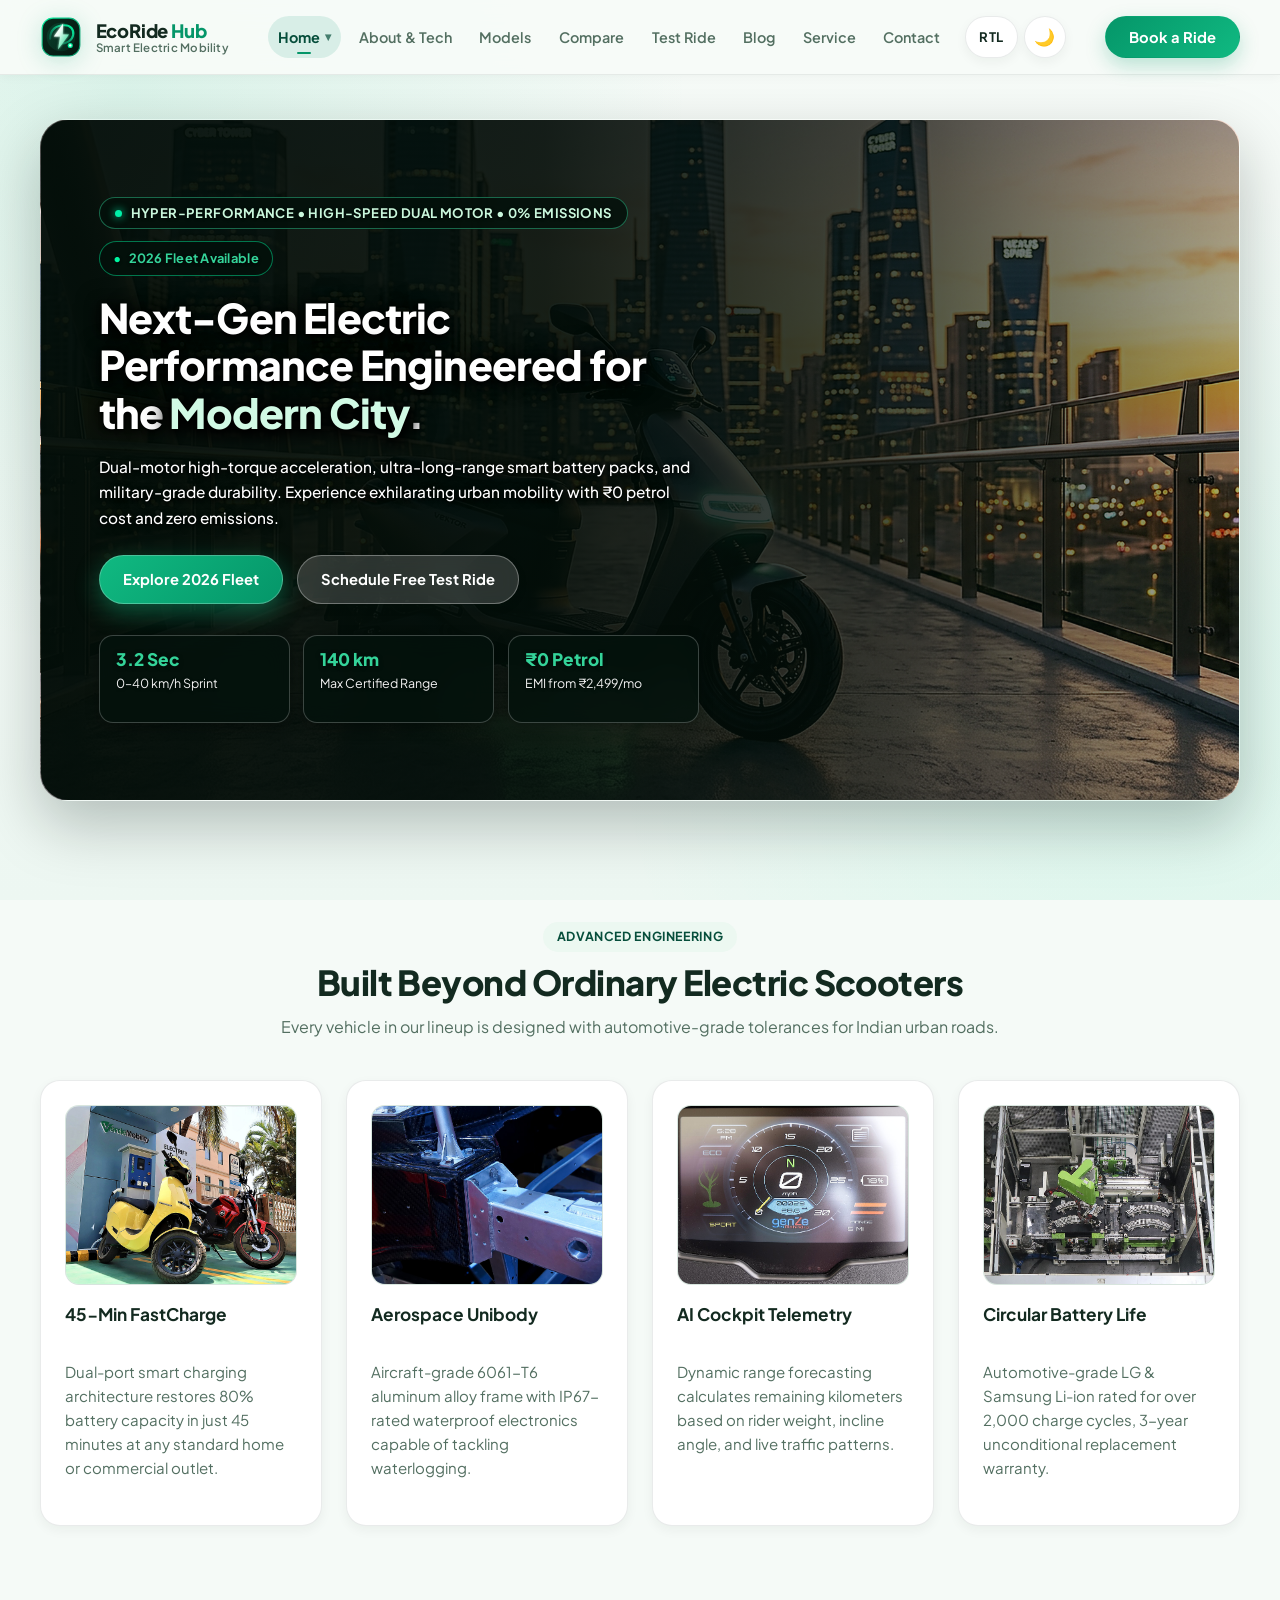
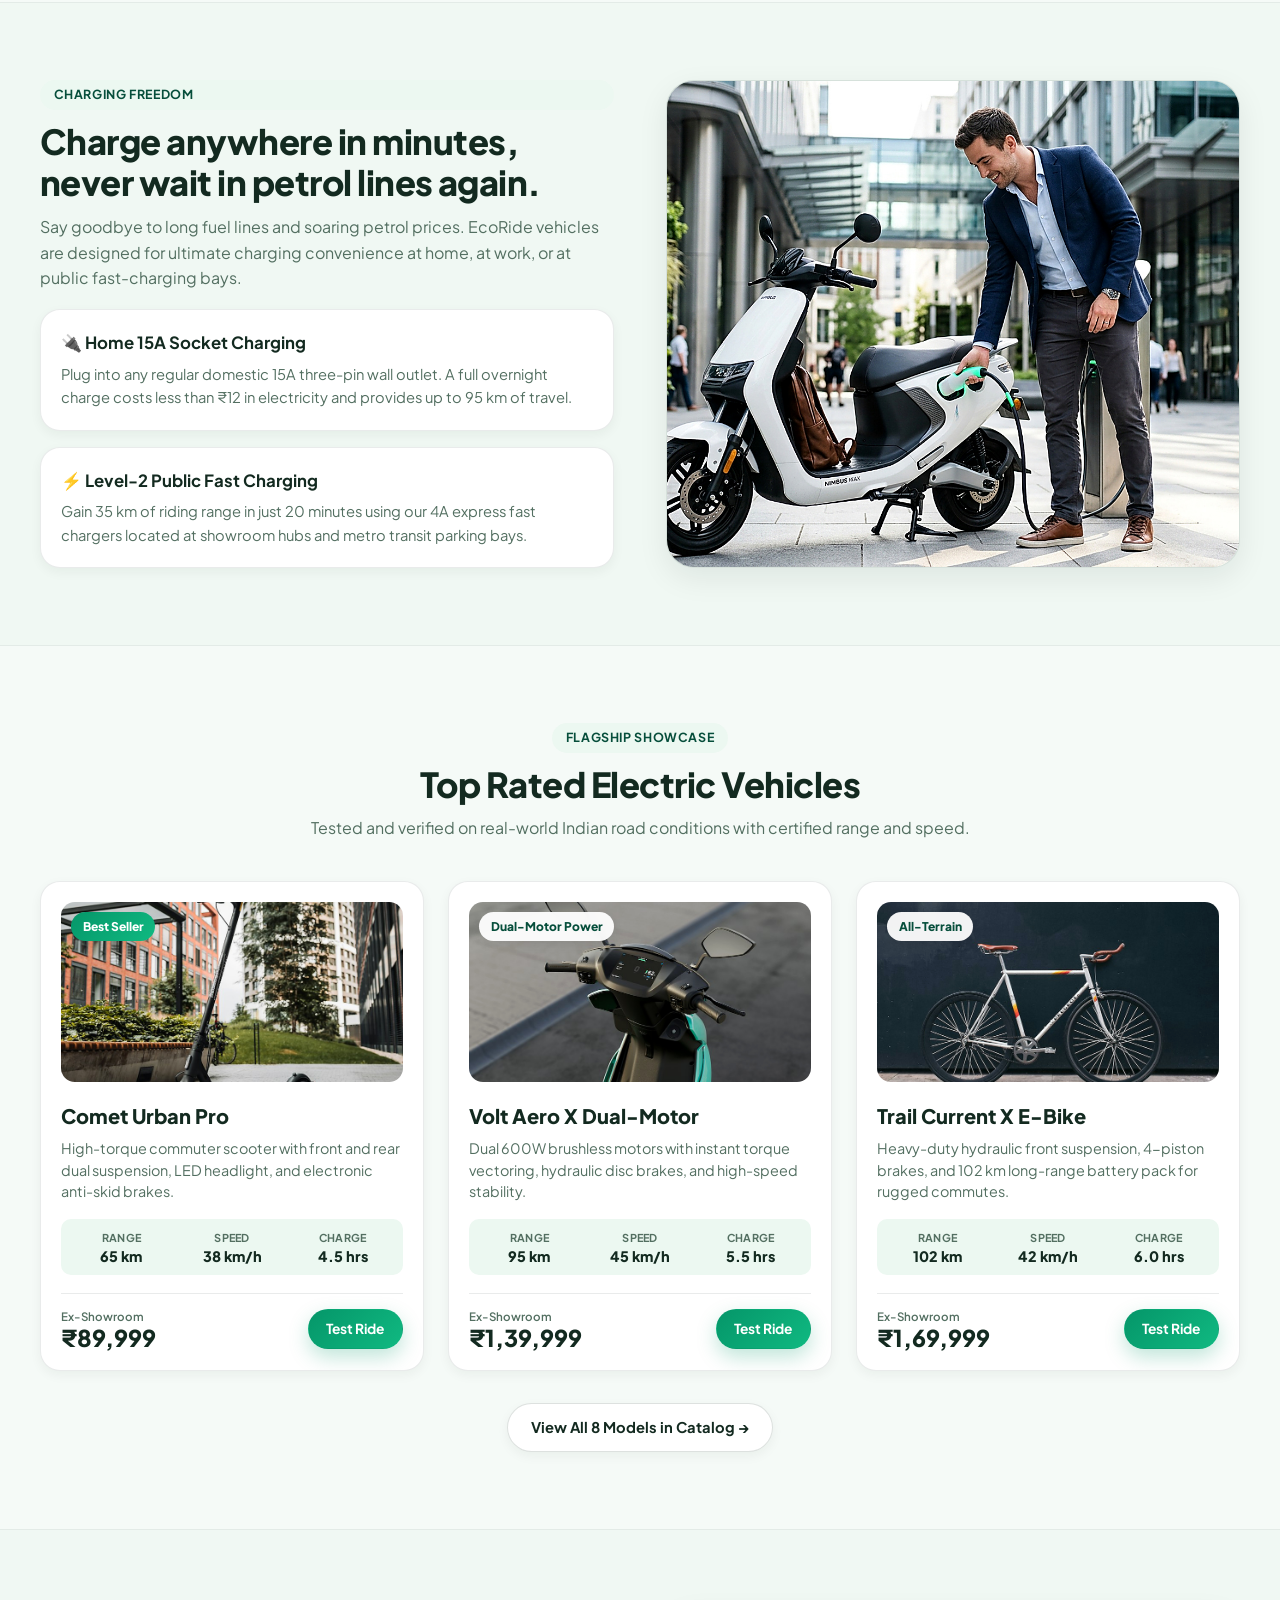
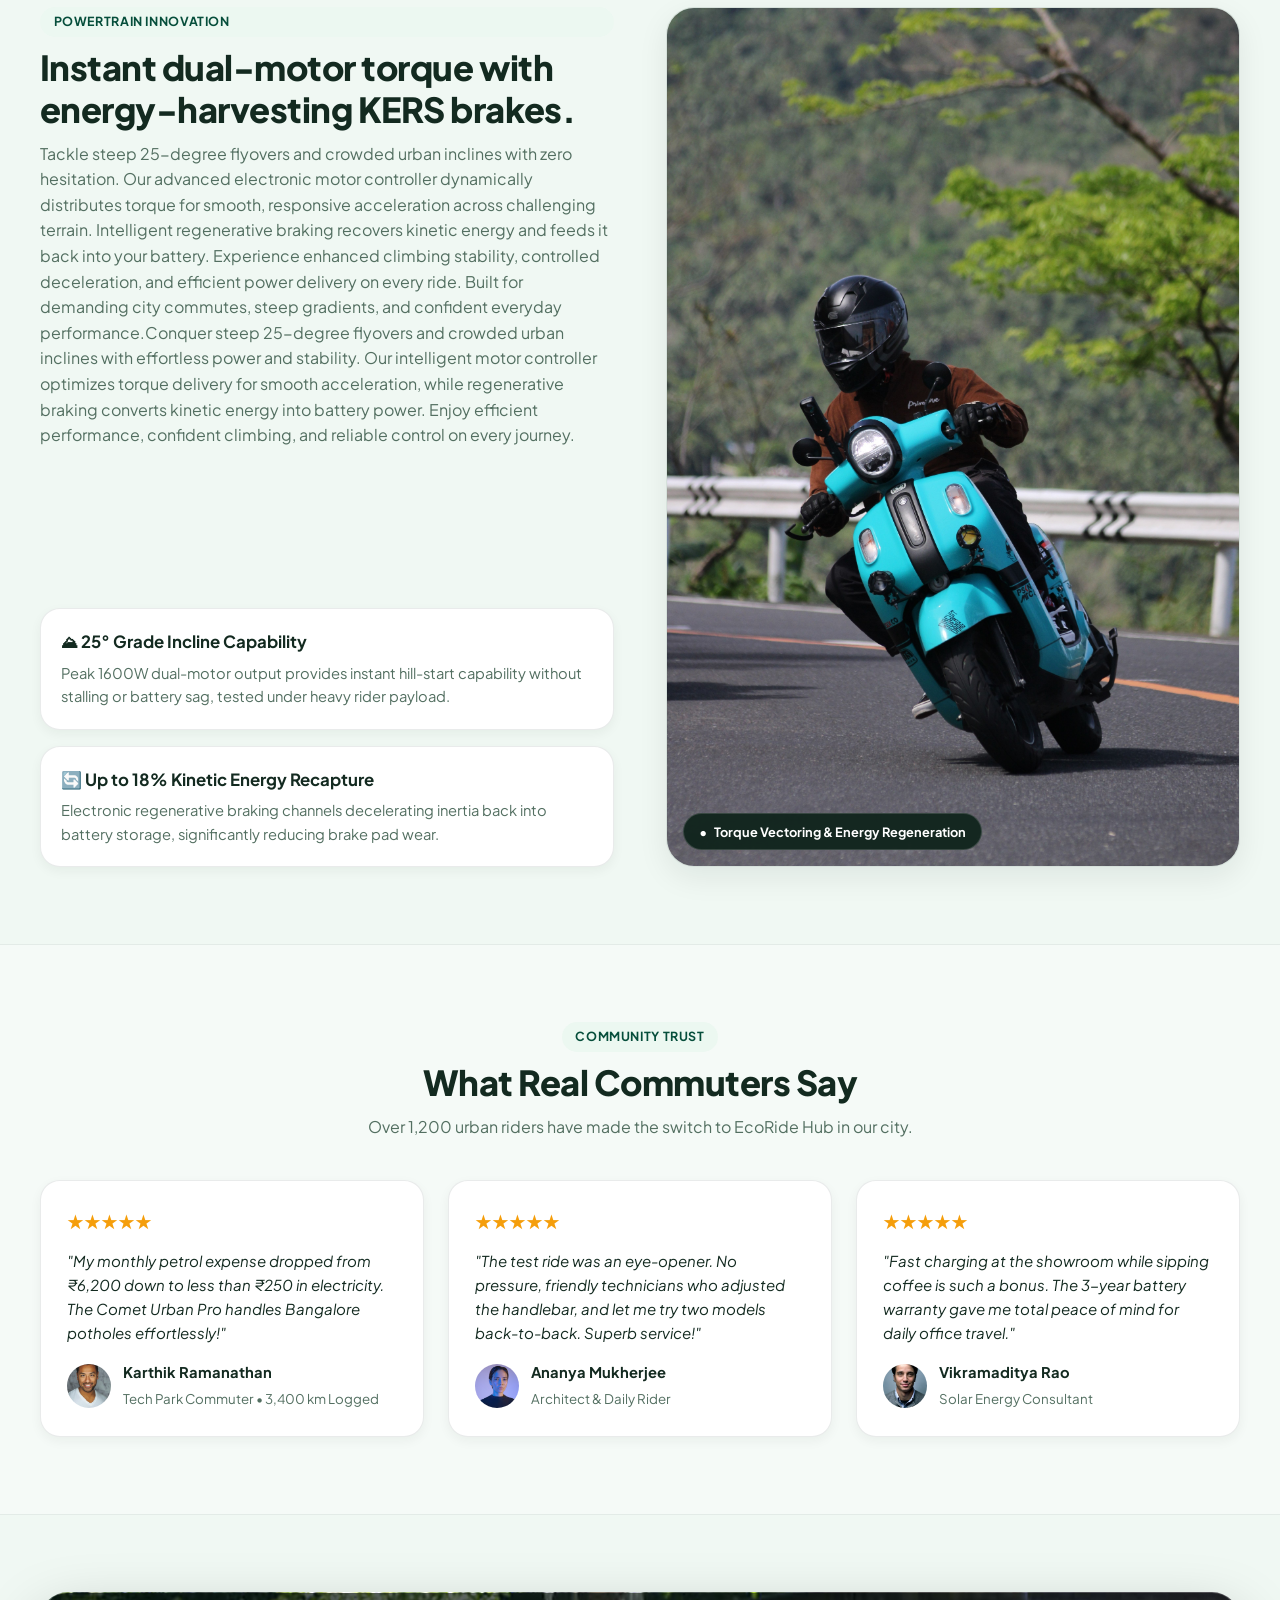
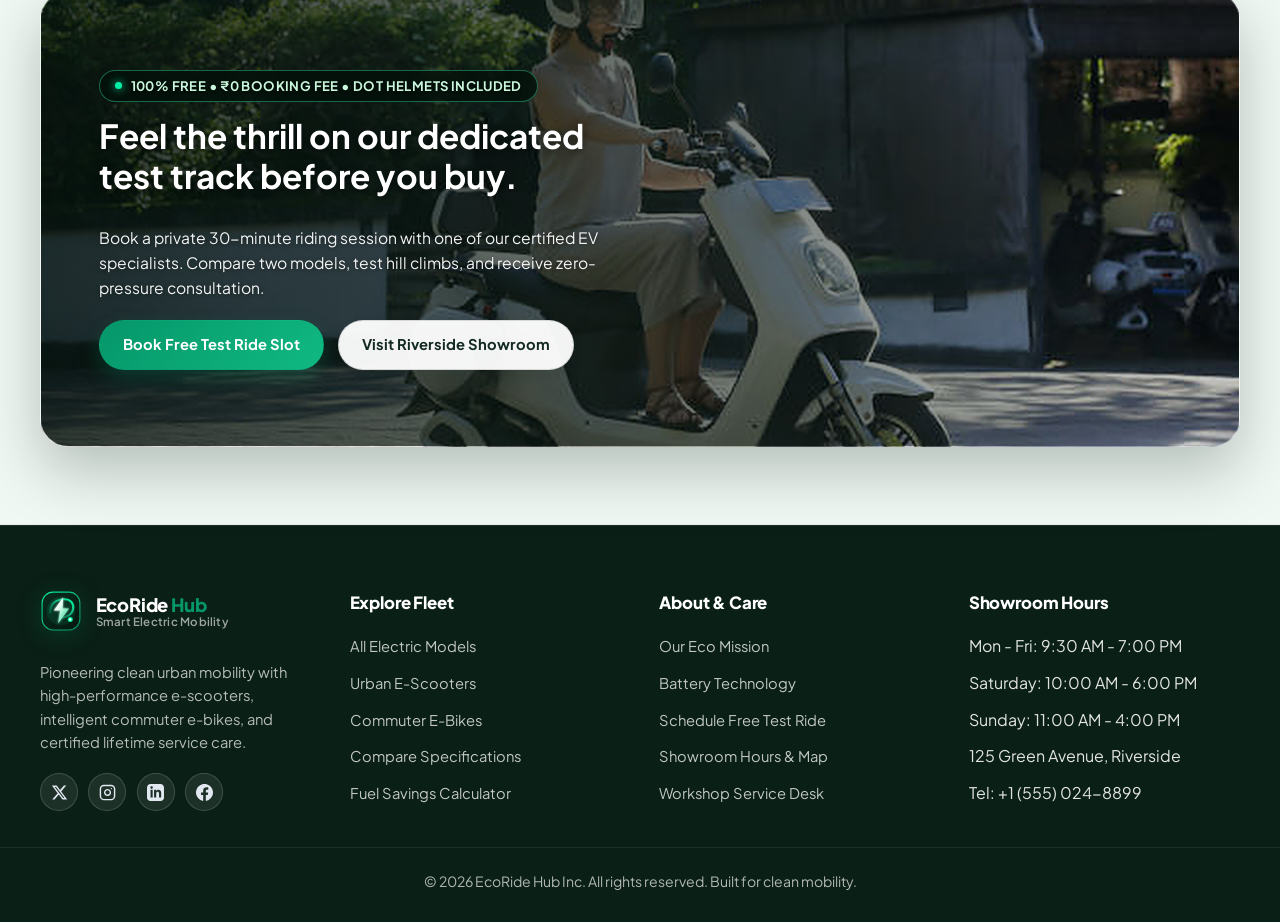
<file: home-2.html>
<!DOCTYPE html>
<html lang="en">

<head>
  <meta charset="UTF-8">
  <meta name="viewport" content="width=device-width, initial-scale=1.0">
  <meta name="description"
    content="Discover next-gen high-performance electric scooters and smart urban commuters with EcoRide Hub. High-speed dual-motor power, fast charging, and zero emissions.">
  <title>Next-Gen Electric Performance &amp; Smart Mobility | EcoRide Hub (Home 2)</title>
  <link rel="icon" type="image/svg+xml" href="assets/images/favicon.svg">
  <link rel="alternate icon" href="assets/images/favicon.svg">
  <link rel="apple-touch-icon" href="assets/images/favicon.svg">
  <link rel="stylesheet" href="assets/css/styles.css">
  <script>
    (function () {
      var t = localStorage.getItem('ecoride_theme');
      if (t) document.documentElement.setAttribute('data-theme', t);
      var d = localStorage.getItem('ecoride_dir');
      if (d) document.documentElement.setAttribute('dir', d);
    })();
  </script>
</head>

<body>
  <div class="site-shell">
    <a class="skip-link" href="#main-content">Skip to content</a>

    <!-- STICKY NAVBAR - PROPERLY ALIGNED -->
    <header class="site-header">
      <div class="container header-bar">
        <a class="brand" href="index.html" aria-label="EcoRide Hub home">
          <span class="brand-mark">
            <img src="assets/images/logo.svg" alt="EcoRide Hub Logo" class="brand-logo-img">
          </span>
          <div class="brand-text">
            <span class="brand-title">EcoRide <span>Hub</span></span>
            <span class="brand-sub">Smart Electric Mobility</span>
          </div>
        </a>

        <nav class="site-nav" aria-label="Main navigation" data-site-nav>
          <div class="nav-dropdown" data-nav-dropdown>
            <button type="button" class="nav-dropdown-toggle active" aria-expanded="false" aria-haspopup="true" data-dropdown-toggle>
              <span>Home</span>
              <span class="dropdown-arrow">&#9662;</span>
            </button>
            <div class="nav-dropdown-menu" role="menu">
              <a href="index.html" class="nav-dropdown-item" role="menuitem">
                <div class="dropdown-item-header">
                  <span class="dropdown-item-title">Home 1 &mdash; Urban Commuters</span>
                  <span class="dropdown-item-tag">Flagship</span>
                </div>
                <p class="dropdown-item-desc">Smart cockpit display, daily commuter fleet &amp; specs</p>
              </a>
              <a href="home-2.html" class="nav-dropdown-item active" role="menuitem">
                <div class="dropdown-item-header">
                  <span class="dropdown-item-title">Home 2 &mdash; Hyper Performance</span>
                  <span class="dropdown-item-tag tag-hyper">New</span>
                </div>
                <p class="dropdown-item-desc">Dual-motor power, fast charging hubs &amp; 2026 fleet</p>
              </a>
            </div>
          </div>
          <a href="about.html">About &amp; Tech</a>
          <a href="products.html">Models</a>
          <a href="compare.html">Compare</a>
          <a href="booking.html">Test Ride</a>
          <a href="blog.html">Blog</a>
          <a href="service.html">Service</a>
          <a href="contact.html">Contact</a>
          <div class="nav-util-group">
            <button type="button" class="nav-btn-util" id="rtl-toggle" aria-label="Toggle RTL layout"
              title="Switch text direction (RTL / LTR)">
              <span class="util-text" id="rtl-text">RTL</span>
            </button>
            <button type="button" class="nav-btn-util" id="theme-toggle" aria-label="Toggle dark/light theme"
              title="Toggle dark / light theme">
              <span class="theme-icon" id="theme-icon">&#127769;</span>
            </button>
          </div>
        </nav>

        <div class="header-actions">
          <a class="button button-nav" href="booking.html">Book a Ride</a>
          <button class="nav-toggle" type="button" aria-label="Toggle navigation" aria-expanded="false" data-nav-toggle>
            <span></span>
            <span></span>
            <span></span>
          </button>
        </div>
      </div>
    </header>

    <main id="main-content">
      <!-- HERO SECTION WITH HIGH-RESOLUTION CUSTOM COMMUTE BANNER -->
      <section class="hero">
        <div class="container">
          <div class="hero-panel hero-home-2" style="background-image: url('assets/images/hero-home-2.jpg');">
            <div class="hero-content">
              <div class="hero-badge-row">
                <span class="eyebrow">
                  <span class="eyebrow-dot"></span>
                  Hyper-Performance &bull; High-Speed Dual Motor &bull; 0% Emissions
                </span>
                <span class="hero-status-pill"><span>&bull;</span> 2026 Fleet Available</span>
              </div>
              <h1>Next-Gen Electric Performance Engineered for the <span class="gradient-text">Modern City</span>.</h1>
              <p>Dual-motor high-torque acceleration, ultra-long-range smart battery packs, and military-grade durability. Experience exhilarating urban mobility with &#8377;0 petrol cost and zero emissions.</p>
              <div class="hero-actions">
                <a class="button" href="products.html">Explore 2026 Fleet</a>
                <a class="button-secondary" href="booking.html">Schedule Free Test Ride</a>
              </div>
              <div class="hero-stats">
                <div class="stat-card">
                  <strong>3.2 Sec</strong>
                  <span>0&ndash;40 km/h Sprint</span>
                </div>
                <div class="stat-card">
                  <strong>140 km</strong>
                  <span>Max Certified Range</span>
                </div>
                <div class="stat-card">
                  <strong>&#8377;0 Petrol</strong>
                  <span>EMI from &#8377;2,499/mo</span>
                </div>
              </div>
            </div>
          </div>
        </div>
      </section>

      <!-- 4 VALUE PILLARS -->
      <section class="section">
        <div class="container">
          <div class="section-heading">
            <span class="badge-tag">Advanced Engineering</span>
            <h2>Built Beyond Ordinary Electric Scooters</h2>
            <p>Every vehicle in our lineup is designed with automotive-grade tolerances for Indian urban roads.</p>
          </div>
          <div class="grid grid-4">
            <article class="card feature-card">
              <div class="card-media-top">
                <img src="assets/images/home2-fastcharge.jpg" alt="Electric scooter plugged into dual-port smart fast charging station">
              </div>
              <h3>45-Min FastCharge</h3>
              <p>Dual-port smart charging architecture restores 80% battery capacity in just 45 minutes at any standard home or commercial outlet.</p>
            </article>
            <article class="card feature-card">
              <div class="card-media-top">
                <img src="assets/images/home2-unibody.jpg" alt="Aircraft-grade 6061-T6 aluminum alloy precision welded frame and unibody architecture">
              </div>
              <h3>Aerospace Unibody</h3>
              <p>Aircraft-grade 6061-T6 aluminum alloy frame with IP67-rated waterproof electronics capable of tackling waterlogging.</p>
            </article>
            <article class="card feature-card">
              <div class="card-media-top">
                <img src="assets/images/home2-telemetry.jpg" alt="AI cockpit digital telemetry touchscreen displaying speed, battery percentage, and dynamic range">
              </div>
              <h3>AI Cockpit Telemetry</h3>
              <p>Dynamic range forecasting calculates remaining kilometers based on rider weight, incline angle, and live traffic patterns.</p>
            </article>
            <article class="card feature-card">
              <div class="card-media-top">
                <img src="assets/images/home2-circular-battery.jpg" alt="Automated robotic manufacturing of automotive-grade cylindrical lithium-ion battery packs">
              </div>
              <h3>Circular Battery Life</h3>
              <p>Automotive-grade LG &amp; Samsung Li-ion rated for over 2,000 charge cycles, 3-year unconditional replacement warranty.</p>
            </article>
          </div>
        </div>
      </section>

      <!-- SPLIT SECTION 1: CHARGING FREEDOM (CONTENT LEFT, IMAGE RIGHT) -->
      <section class="section section-alt">
        <div class="container split-layout">
          <div>
            <div class="page-intro" style="text-align: left; margin-bottom: 1.15rem;">
              <span class="badge-tag" style="margin-inline: 0;">Charging Freedom</span>
              <h2>Charge anywhere in minutes, never wait in petrol lines again.</h2>
              <p>Say goodbye to long fuel lines and soaring petrol prices. EcoRide vehicles are designed for ultimate charging convenience at home, at work, or at public fast-charging bays.</p>
            </div>
            <div class="grid" style="gap: 1rem;">
              <div class="card" style="padding: 1.25rem;">
                <h4 style="margin: 0 0 0.35rem; font-size: 1.05rem; color: var(--text);">&#128268; Home 15A Socket Charging</h4>
                <p style="margin: 0; color: var(--muted); font-size: 0.92rem;">Plug into any regular domestic 15A three-pin wall outlet. A full overnight charge costs less than &#8377;12 in electricity and provides up to 95 km of travel.</p>
              </div>
              <div class="card" style="padding: 1.25rem;">
                <h4 style="margin: 0 0 0.35rem; font-size: 1.05rem; color: var(--text);">&#9889; Level-2 Public Fast Charging</h4>
                <p style="margin: 0; color: var(--muted); font-size: 0.92rem;">Gain 35 km of riding range in just 20 minutes using our 4A express fast chargers located at showroom hubs and metro transit parking bays.</p>
              </div>
            </div>
          </div>
          <div class="media-frame">
            <img src="assets/images/section-charging.jpg" alt="Commuter plugging in an electric scooter at an urban green mobility fast-charging hub">
             
          </div>
        </div>
      </section>

      <!-- FEATURED PERFORMANCE SERIES -->
      <section class="section">
        <div class="container">
          <div class="section-heading">
            <span class="badge-tag">Flagship Showcase</span>
            <h2>Top Rated Electric Vehicles</h2>
            <p>Tested and verified on real-world Indian road conditions with certified range and speed.</p>
          </div>

          <div class="grid grid-3">
            <!-- Product 1 -->
            <article class="product-card" data-category="scooter">
              <div class="product-image-wrap">
                <img src="assets/images/scooter-comet.jpg" alt="Comet Urban Pro electric scooter">
                <span class="product-pill featured">Best Seller</span>
              </div>
              <div class="product-content">
                <h3>Comet Urban Pro</h3>
                <p>High-torque commuter scooter with front and rear dual suspension, LED headlight, and electronic anti-skid brakes.</p>
                <div class="product-spec-row">
                  <div class="spec-item">
                    <small>Range</small>
                    <strong>65 km</strong>
                  </div>
                  <div class="spec-item">
                    <small>Speed</small>
                    <strong>38 km/h</strong>
                  </div>
                  <div class="spec-item">
                    <small>Charge</small>
                    <strong>4.5 hrs</strong>
                  </div>
                </div>
                <div class="price-row">
                  <div class="price-tag">
                    <small>Ex-Showroom</small>
                    <strong>&#8377;89,999</strong>
                  </div>
                  <a class="button button-sm" href="booking.html">Test Ride</a>
                </div>
              </div>
            </article>

            <!-- Product 2 -->
            <article class="product-card" data-category="scooter">
              <div class="product-image-wrap">
                <img src="assets/images/scooter-aero.jpg" alt="Volt Aero X high speed dual motor electric scooter">
                <span class="product-pill flagship">Dual-Motor Power</span>
              </div>
              <div class="product-content">
                <h3>Volt Aero X Dual-Motor</h3>
                <p>Dual 600W brushless motors with instant torque vectoring, hydraulic disc brakes, and high-speed stability.</p>
                <div class="product-spec-row">
                  <div class="spec-item">
                    <small>Range</small>
                    <strong>95 km</strong>
                  </div>
                  <div class="spec-item">
                    <small>Speed</small>
                    <strong>45 km/h</strong>
                  </div>
                  <div class="spec-item">
                    <small>Charge</small>
                    <strong>5.5 hrs</strong>
                  </div>
                </div>
                <div class="price-row">
                  <div class="price-tag">
                    <small>Ex-Showroom</small>
                    <strong>&#8377;1,39,999</strong>
                  </div>
                  <a class="button button-sm" href="booking.html">Test Ride</a>
                </div>
              </div>
            </article>

            <!-- Product 3 -->
            <article class="product-card" data-category="bike">
              <div class="product-image-wrap">
                <img src="assets/images/scooter-trail.jpg" alt="Trail Current X all terrain hybrid electric bike">
                <span class="product-pill offroad">All-Terrain</span>
              </div>
              <div class="product-content">
                <h3>Trail Current X E-Bike</h3>
                <p>Heavy-duty hydraulic front suspension, 4-piston brakes, and 102 km long-range battery pack for rugged commutes.</p>
                <div class="product-spec-row">
                  <div class="spec-item">
                    <small>Range</small>
                    <strong>102 km</strong>
                  </div>
                  <div class="spec-item">
                    <small>Speed</small>
                    <strong>42 km/h</strong>
                  </div>
                  <div class="spec-item">
                    <small>Charge</small>
                    <strong>6.0 hrs</strong>
                  </div>
                </div>
                <div class="price-row">
                  <div class="price-tag">
                    <small>Ex-Showroom</small>
                    <strong>&#8377;1,69,999</strong>
                  </div>
                  <a class="button button-sm" href="booking.html">Test Ride</a>
                </div>
              </div>
            </article>
          </div>

          <div style="text-align: center; margin-top: 2rem;">
            <a class="button-secondary" href="products.html">View All 8 Models in Catalog &rarr;</a>
          </div>
        </div>
      </section>

      <!-- SPLIT SECTION 2: DUAL-MOTOR & KERS TECH (CONTENT LEFT, IMAGE RIGHT) -->
      <section class="section section-alt">
        <div class="container split-layout">
          <div>
            <div class="page-intro" style="text-align: left; margin-bottom: 1.15rem;">
              <span class="badge-tag" style="margin-inline: 0;">Powertrain Innovation</span>
              <h2>Instant dual-motor torque with energy-harvesting KERS brakes.</h2>
              <p>Tackle steep 25-degree flyovers and crowded urban inclines with zero hesitation. Our advanced electronic motor controller dynamically distributes torque for smooth, responsive acceleration across challenging terrain. Intelligent regenerative braking recovers kinetic energy and feeds it back into your battery. Experience enhanced climbing stability, controlled deceleration, and efficient power delivery on every ride. Built for demanding city commutes, steep gradients, and confident everyday performance.Conquer steep 25-degree flyovers and crowded urban inclines with effortless power and stability. Our intelligent motor controller optimizes torque delivery for smooth acceleration, while regenerative braking converts kinetic energy into battery power. Enjoy efficient performance, confident climbing, and reliable control on every journey.</p>
            </div>
            <div class="grid" style="gap: 1rem;">
              <div class="card" style="padding: 1.25rem;">
                <h4 style="margin: 0 0 0.35rem; font-size: 1.05rem; color: var(--text);">&#9968; 25&deg; Grade Incline Capability</h4>
                <p style="margin: 0; color: var(--muted); font-size: 0.92rem;">Peak 1600W dual-motor output provides instant hill-start capability without stalling or battery sag, tested under heavy rider payload.</p>
              </div>
              <div class="card" style="padding: 1.25rem;">
                <h4 style="margin: 0 0 0.35rem; font-size: 1.05rem; color: var(--text);">&#128260; Up to 18% Kinetic Energy Recapture</h4>
                <p style="margin: 0; color: var(--muted); font-size: 0.92rem;">Electronic regenerative braking channels decelerating inertia back into battery storage, significantly reducing brake pad wear.</p>
              </div>
            </div>
          </div>
          <div class="media-frame">
            <img src="assets/images/home2.jpg" alt="Rider accelerating on high-performance dual-motor electric scooter" style="object-position: center 30%;">
            <div class="media-badge">
              <span>&bull;</span> Torque Vectoring &amp; Energy Regeneration
            </div>
          </div>
        </div>
      </section>

      <!-- RIDER REVIEWS / TESTIMONIALS -->
      <section class="section">
        <div class="container">
          <div class="section-heading">
            <span class="badge-tag">Community Trust</span>
            <h2>What Real Commuters Say</h2>
            <p>Over 1,200 urban riders have made the switch to EcoRide Hub in our city.</p>
          </div>
          <div class="grid grid-3">
            <article class="card feature-card testimonial-card">
              <div style="font-size: 1.2rem; color: #f59e0b; margin-bottom: 0.75rem;">&#9733;&#9733;&#9733;&#9733;&#9733;</div>
              <p style="font-style: italic; margin-bottom: 1rem; color: var(--text);">
                "My monthly petrol expense dropped from &#8377;6,200 down to less than &#8377;250 in electricity. The Comet Urban Pro handles Bangalore potholes effortlessly!"
              </p>
              <div style="margin-top: auto; display: flex; align-items: center; gap: 0.75rem;">
                <img src="assets/images/avatar-david.jpg" alt="David K." style="width: 44px; height: 44px; border-radius: 50%; object-fit: cover;">
                <div>
                  <strong style="display: block; font-size: 0.92rem; color: var(--text);">Karthik Ramanathan</strong>
                  <small style="color: var(--muted);">Tech Park Commuter &bull; 3,400 km Logged</small>
                </div>
              </div>
            </article>

            <article class="card feature-card testimonial-card">
              <div style="font-size: 1.2rem; color: #f59e0b; margin-bottom: 0.75rem;">&#9733;&#9733;&#9733;&#9733;&#9733;</div>
              <p style="font-style: italic; margin-bottom: 1rem; color: var(--text);">
                "The test ride was an eye-opener. No pressure, friendly technicians who adjusted the handlebar, and let me try two models back-to-back. Superb service!"
              </p>
              <div style="margin-top: auto; display: flex; align-items: center; gap: 0.75rem;">
                <img src="assets/images/avatar-samantha.jpg" alt="Samantha L." style="width: 44px; height: 44px; border-radius: 50%; object-fit: cover;">
                <div>
                  <strong style="display: block; font-size: 0.92rem; color: var(--text);">Ananya Mukherjee</strong>
                  <small style="color: var(--muted);">Architect &amp; Daily Rider</small>
                </div>
              </div>
            </article>

            <article class="card feature-card testimonial-card">
              <div style="font-size: 1.2rem; color: #f59e0b; margin-bottom: 0.75rem;">&#9733;&#9733;&#9733;&#9733;&#9733;</div>
              <p style="font-style: italic; margin-bottom: 1rem; color: var(--text);">
                "Fast charging at the showroom while sipping coffee is such a bonus. The 3-year battery warranty gave me total peace of mind for daily office travel."
              </p>
              <div style="margin-top: auto; display: flex; align-items: center; gap: 0.75rem;">
                <img src="assets/images/avatar-marcus.jpg" alt="Marcus V." style="width: 44px; height: 44px; border-radius: 50%; object-fit: cover;">
                <div>
                  <strong style="display: block; font-size: 0.92rem; color: var(--text);">Vikramaditya Rao</strong>
                  <small style="color: var(--muted);">Solar Energy Consultant</small>
                </div>
              </div>
            </article>
          </div>
        </div>
      </section>

      <!-- TEST RIDE CTA PROMO BANNER -->
      <section class="section section-alt">
        <div class="container">
          <div class="hero-panel promo-banner" style="background-image: url('assets/images/about-mission.jpg');">
            <div class="split-layout" style="align-items: center; position: relative; z-index: 2; width: 100%;">
              <div>
                <span class="eyebrow" style="margin-inline: 0; margin-bottom: 0.85rem;">
                  <span class="eyebrow-dot"></span> 100% Free &bull; &#8377;0 Booking Fee &bull; DOT Helmets Included
                </span>
                <h2 style="font-size: clamp(1.5rem, 2.6vw, 2.2rem); margin: 0 0 0.85rem; line-height: 1.2; color: #fff; text-shadow: 0 2px 10px rgba(0, 0, 0, 0.5);">
                  Feel the thrill on our dedicated test track before you buy.
                </h2>
                <p style="color: rgba(255, 255, 255, 0.95); margin-bottom: 1.25rem; font-size: 0.98rem; text-shadow: 0 1px 4px rgba(0, 0, 0, 0.4);">
                  Book a private 30-minute riding session with one of our certified EV specialists. Compare two models, test hill climbs, and receive zero-pressure consultation.
                </p>
                <div style="display: flex; gap: 0.85rem; flex-wrap: wrap;">
                  <a class="button" href="booking.html">Book Free Test Ride Slot</a>
                  <a class="button-secondary" href="contact.html">Visit Riverside Showroom</a>
                </div>
              </div>
               
            </div>
          </div>
        </div>
      </section>
    </main>

    <!-- FOOTER - CENTERED COPYRIGHT & STICKY BOTTOM -->
    <footer class="site-footer">
      <div class="container footer-grid">
        <div>
          <a class="brand" href="index.html">
            <span class="brand-mark">
              <img src="assets/images/logo.svg" alt="EcoRide Hub Logo" class="brand-logo-img">
            </span>
            <div class="brand-text">
              <span class="brand-title">EcoRide <span>Hub</span></span>
              <span class="brand-sub">Smart Electric Mobility</span>
            </div>
          </a>
          <p class="footer-desc">
            Pioneering clean urban mobility with high-performance e-scooters, intelligent commuter e-bikes, and certified lifetime service care.
          </p>
          <div class="footer-socials" aria-label="EcoRide Social Media Links">
            <a href="https://x.com" target="_blank" rel="noopener noreferrer" class="social-icon-btn" aria-label="EcoRide Hub on X (formerly Twitter)" title="X (Twitter)">
              <svg width="17" height="17" viewBox="0 0 24 24" fill="currentColor" aria-hidden="true"><path d="M18.244 2.25h3.308l-7.227 8.26 8.502 11.24H16.17l-5.214-6.817L4.99 21.75H1.68l7.73-8.835L1.254 2.25H8.08l4.713 6.231zm-1.161 17.52h1.833L7.084 4.126H5.117z"/></svg>
            </a>
            <a href="https://instagram.com" target="_blank" rel="noopener noreferrer" class="social-icon-btn" aria-label="EcoRide Hub on Instagram" title="Instagram">
              <svg width="17" height="17" viewBox="0 0 24 24" fill="none" stroke="currentColor" stroke-width="2" stroke-linecap="round" stroke-linejoin="round" aria-hidden="true"><rect x="2" y="2" width="20" height="20" rx="5" ry="5"/><path d="M16 11.37A4 4 0 1 1 12.63 8 4 4 0 0 1 16 11.37z"/><line x1="17.5" y1="6.5" x2="17.51" y2="6.5"/></svg>
            </a>
            <a href="https://linkedin.com" target="_blank" rel="noopener noreferrer" class="social-icon-btn" aria-label="EcoRide Hub on LinkedIn" title="LinkedIn">
              <svg width="17" height="17" viewBox="0 0 24 24" fill="currentColor" aria-hidden="true"><path d="M19 0h-14c-2.761 0-5 2.239-5 5v14c0 2.761 2.239 5 5 5h14c2.762 0 5-2.239 5-5v-14c0-2.761-2.238-5-5-5zm-11 19h-3v-11h3v11zm-1.5-12.268c-.966 0-1.75-.79-1.75-1.764s.784-1.764 1.75-1.764 1.75.79 1.75 1.764-.783 1.764-1.75 1.764zm13.5 12.268h-3v-5.604c0-3.368-4-3.113-4 0v5.604h-3v-11h3v1.765c1.396-2.586 7-2.777 7 2.476v6.759z"/></svg>
            </a>
            <a href="https://facebook.com" target="_blank" rel="noopener noreferrer" class="social-icon-btn" aria-label="EcoRide Hub on Facebook" title="Facebook">
              <svg width="17" height="17" viewBox="0 0 24 24" fill="currentColor" aria-hidden="true"><path d="M24 12.073c0-6.627-5.373-12-12-12s-12 5.373-12 12c0 5.99 4.388 10.954 10.125 11.854v-8.385H7.078v-3.47h3.047V9.43c0-3.007 1.792-4.669 4.533-4.669 1.312 0 2.686.235 2.686.235v2.953H15.83c-1.491 0-1.956.925-1.956 1.874v2.25h3.328l-.532 3.47h-2.796v8.385C19.612 23.027 24 18.062 24 12.073z"/></svg>
            </a>
          </div>
        </div>
        <div>
          <h3>Explore Fleet</h3>
          <ul class="footer-list">
            <li><a href="products.html">All Electric Models</a></li>
            <li><a href="products.html">Urban E-Scooters</a></li>
            <li><a href="products.html">Commuter E-Bikes</a></li>
            <li><a href="compare.html">Compare Specifications</a></li>
            <li><a href="compare.html">Fuel Savings Calculator</a></li>
          </ul>
        </div>
        <div>
          <h3>About &amp; Care</h3>
          <ul class="footer-list">
            <li><a href="about.html">Our Eco Mission</a></li>
            <li><a href="about.html">Battery Technology</a></li>
            <li><a href="booking.html">Schedule Free Test Ride</a></li>
            <li><a href="contact.html#showroom-map">Showroom Hours &amp; Map</a></li>
            <li><a href="contact.html">Workshop Service Desk</a></li>
          </ul>
        </div>
        <div>
          <h3>Showroom Hours</h3>
          <ul class="footer-list">
            <li>Mon - Fri: 9:30 AM - 7:00 PM</li>
            <li>Saturday: 10:00 AM - 6:00 PM</li>
            <li>Sunday: 11:00 AM - 4:00 PM</li>
            <li>125 Green Avenue, Riverside</li>
            <li>Tel: +1 (555) 024-8899</li>
          </ul>
        </div>
      </div>
      <div class="container footer-bottom">
        <p class="copyright-text">&copy; <span data-current-year></span> EcoRide Hub Inc. All rights reserved. Built for clean mobility.</p>
      </div>
    </footer>
  </div>

  <script src="assets/js/main.js"></script>
</body>

</html>
</file>
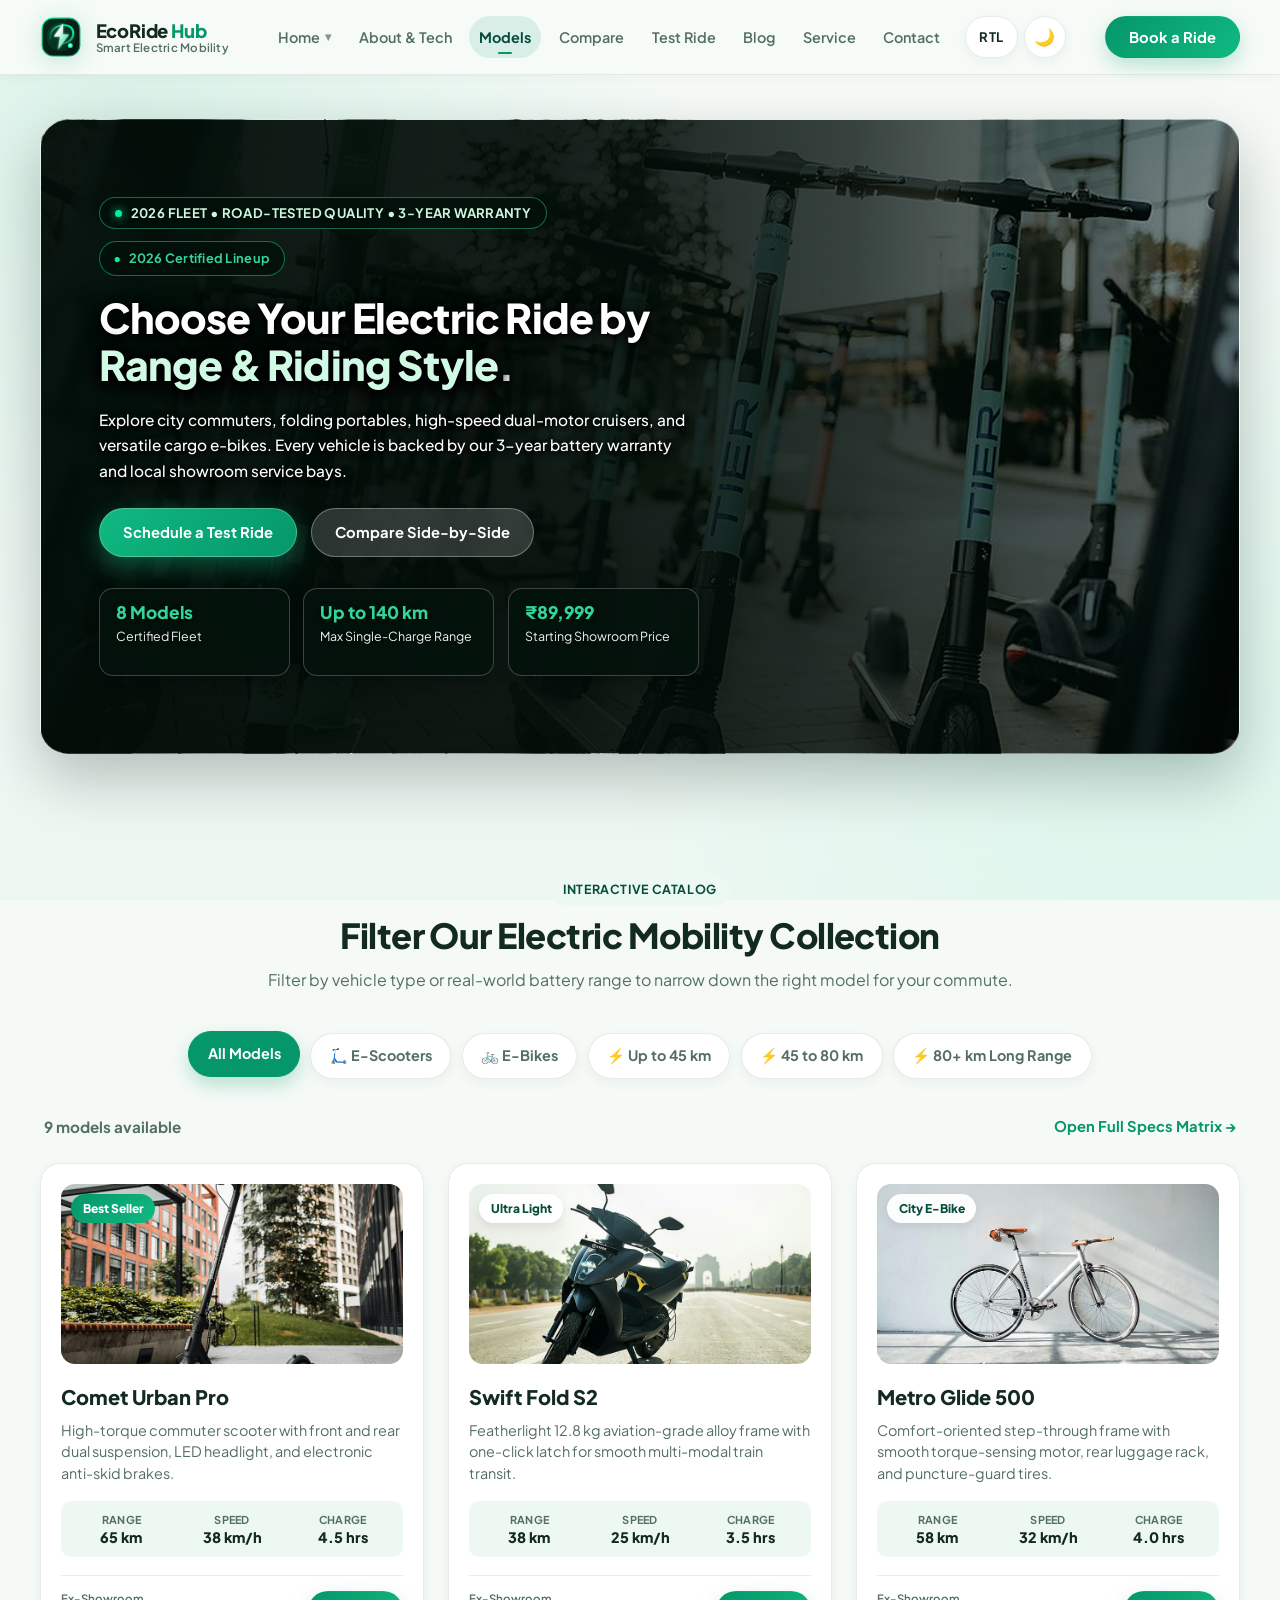
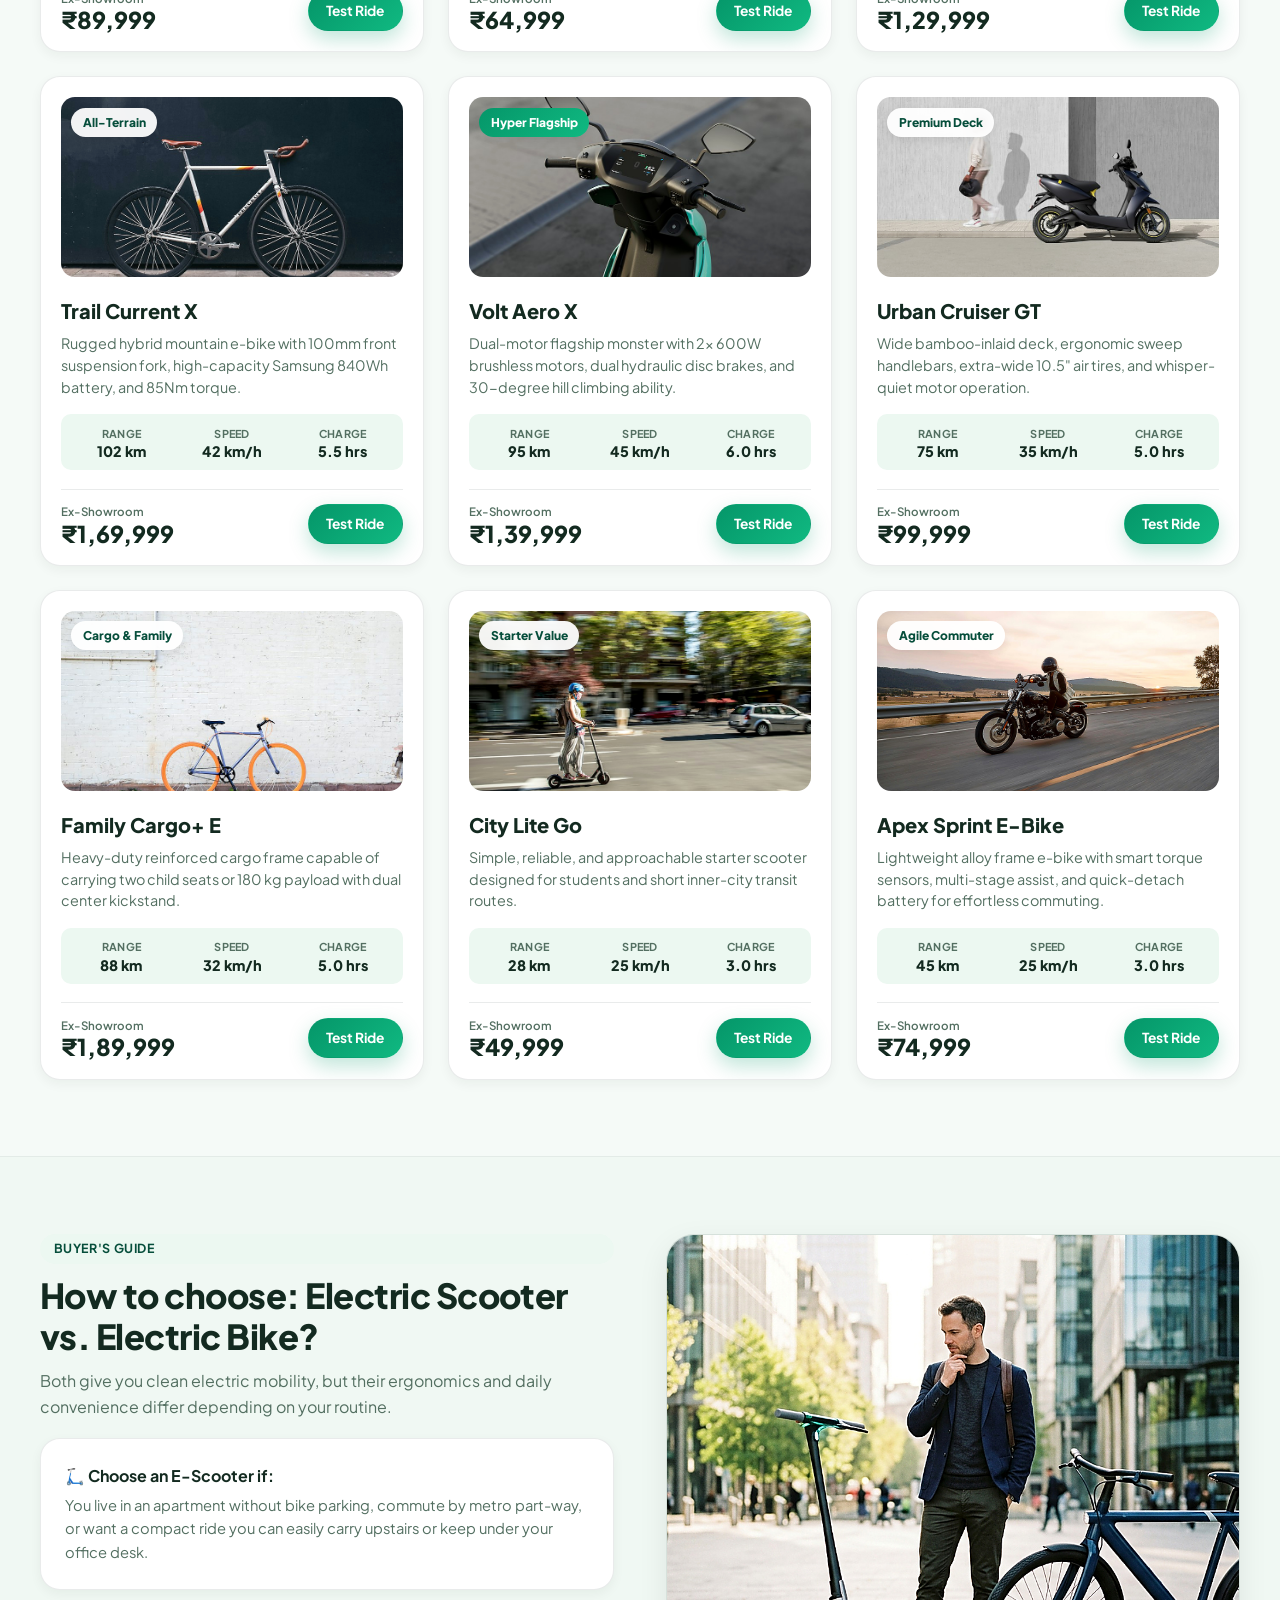
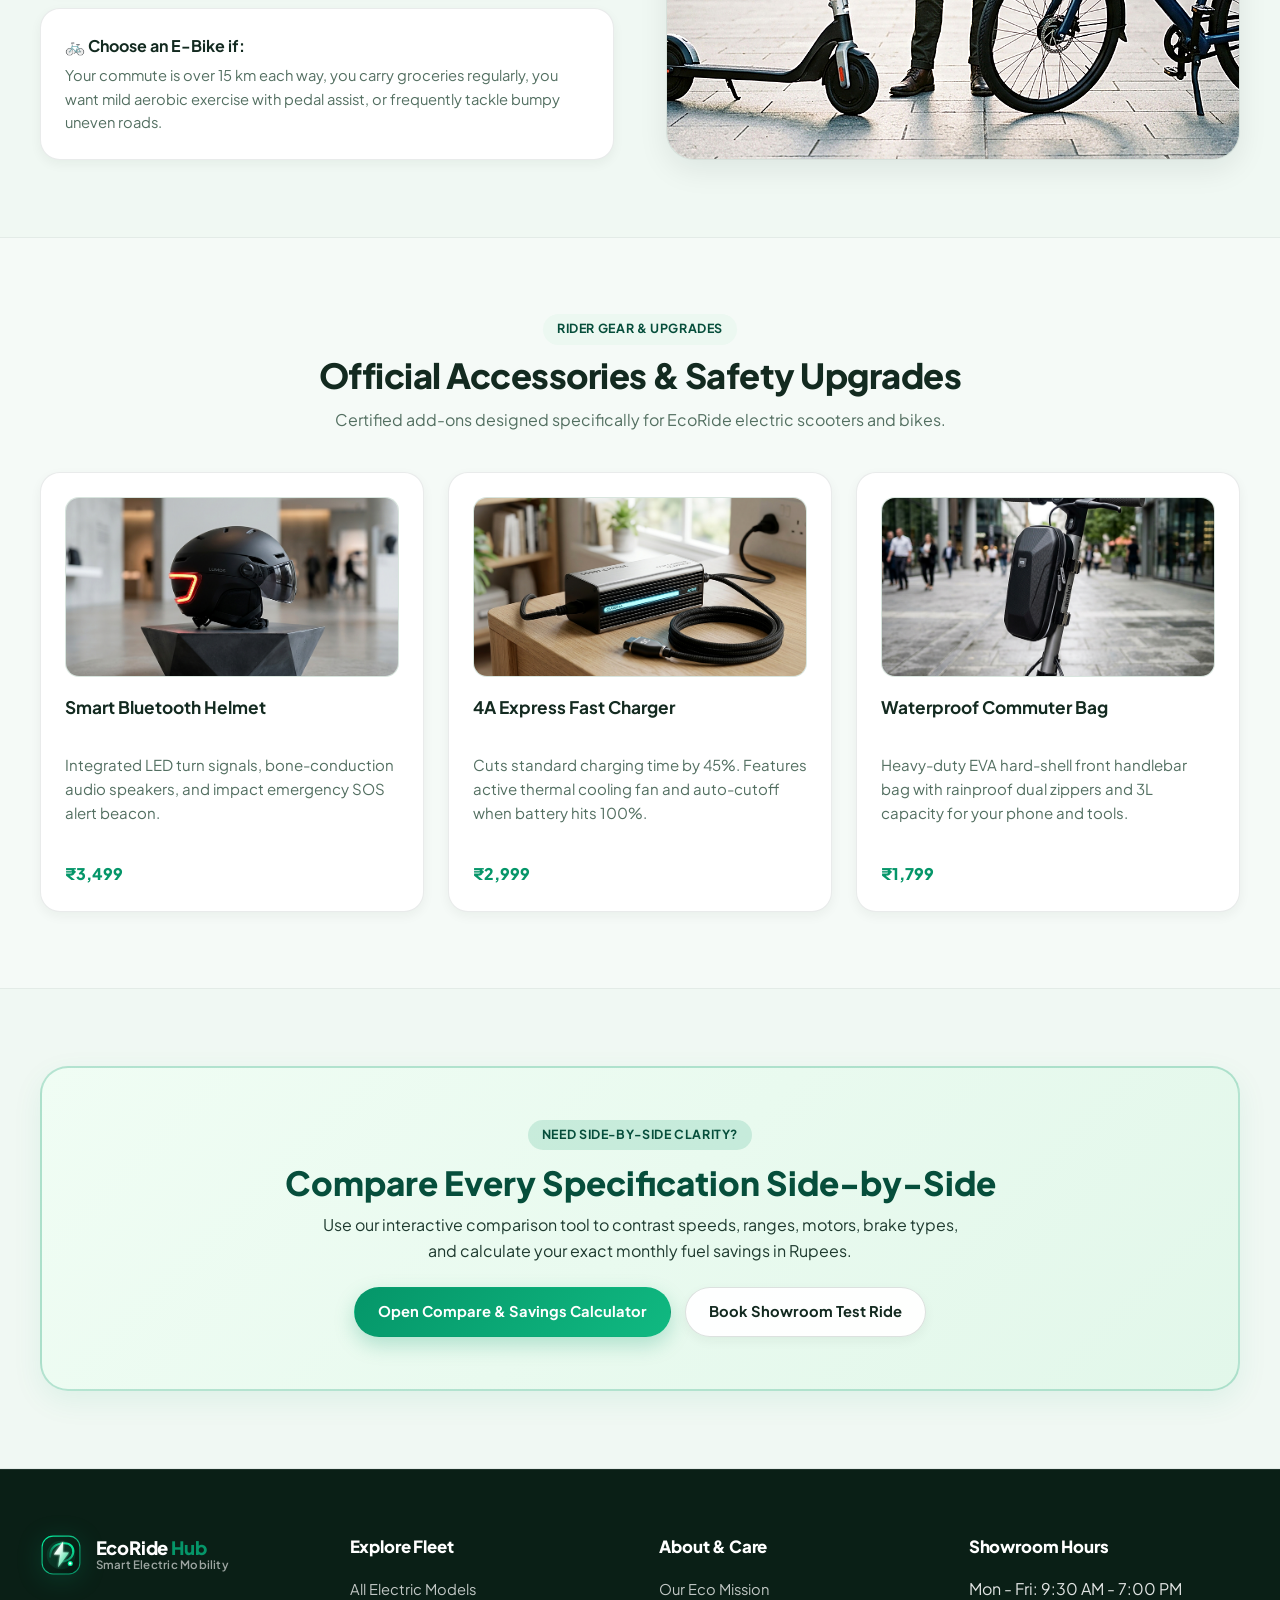
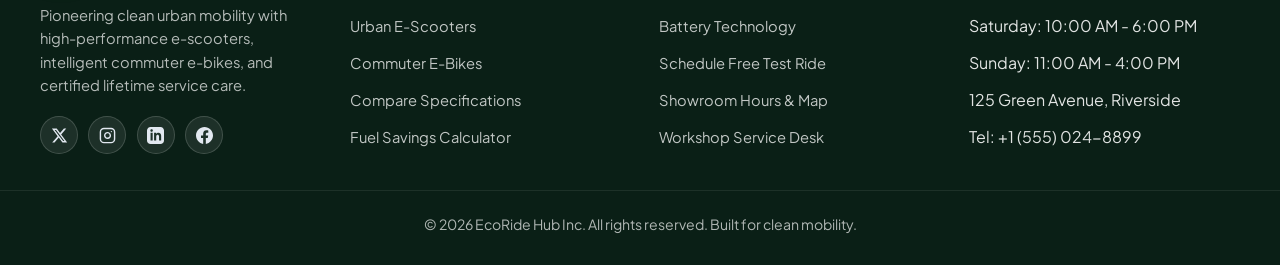
<file: products.html>
<!DOCTYPE html>
<html lang="en">
<head>
  <meta charset="UTF-8">
  <meta name="viewport" content="width=device-width, initial-scale=1.0">
  <meta name="description" content="Browse the full lineup of electric scooters and commuter e-bikes at EcoRide Hub. Filter by battery range, top speed, and lifestyle.">
  <title>Models &amp; Catalog | EcoRide Hub</title>
  <link rel="icon" type="image/svg+xml" href="assets/images/favicon.svg">
  <link rel="alternate icon" href="assets/images/favicon.svg">
  <link rel="apple-touch-icon" href="assets/images/favicon.svg">
  <link rel="stylesheet" href="assets/css/styles.css">
  <script>
    (function() {
      var t = localStorage.getItem('ecoride_theme');
      if (t) document.documentElement.setAttribute('data-theme', t);
      var d = localStorage.getItem('ecoride_dir');
      if (d) document.documentElement.setAttribute('dir', d);
    })();
  </script>
</head>
<body>
  <div class="site-shell">
    <a class="skip-link" href="#main-content">Skip to content</a>

    <!-- STICKY NAVBAR - PROPERLY ALIGNED -->
    <header class="site-header">
      <div class="container header-bar">
        <a class="brand" href="index.html" aria-label="EcoRide Hub home">
          <span class="brand-mark">
            <img src="assets/images/logo.svg" alt="EcoRide Hub Logo" class="brand-logo-img">
          </span>
          <div class="brand-text">
            <span class="brand-title">EcoRide <span>Hub</span></span>
            <span class="brand-sub">Smart Electric Mobility</span>
          </div>
        </a>

        <nav class="site-nav" aria-label="Main navigation" data-site-nav>
          <div class="nav-dropdown" data-nav-dropdown>
            <button type="button" class="nav-dropdown-toggle" aria-expanded="false" aria-haspopup="true" data-dropdown-toggle>
              <span>Home</span>
              <span class="dropdown-arrow">&#9662;</span>
            </button>
            <div class="nav-dropdown-menu" role="menu">
              <a href="index.html" class="nav-dropdown-item" role="menuitem">
                <div class="dropdown-item-header">
                  <span class="dropdown-item-title">Home 1 &mdash; Urban Commuters</span>
                  <span class="dropdown-item-tag">Flagship</span>
                </div>
                <p class="dropdown-item-desc">Smart cockpit display, daily commuter fleet &amp; specs</p>
              </a>
              <a href="home-2.html" class="nav-dropdown-item" role="menuitem">
                <div class="dropdown-item-header">
                  <span class="dropdown-item-title">Home 2 &mdash; Hyper Performance</span>
                  <span class="dropdown-item-tag tag-hyper">New</span>
                </div>
                <p class="dropdown-item-desc">Dual-motor power, fast charging hubs &amp; 2026 fleet</p>
              </a>
            </div>
          </div>
          <a href="about.html">About &amp; Tech</a>
          <a class="active" href="products.html">Models</a>
          <a href="compare.html">Compare</a>
          <a href="booking.html">Test Ride</a>
          <a href="blog.html">Blog</a>
          <a href="service.html">Service</a>
          <a href="contact.html">Contact</a>
          <div class="nav-util-group">
            <button type="button" class="nav-btn-util" id="rtl-toggle" aria-label="Toggle RTL layout" title="Switch text direction (RTL / LTR)">
              <span class="util-text" id="rtl-text">RTL</span>
            </button>
            <button type="button" class="nav-btn-util" id="theme-toggle" aria-label="Toggle dark/light theme" title="Toggle dark / light theme">
              <span class="theme-icon" id="theme-icon">&#127769;</span>
            </button>
          </div>
        </nav>

        <div class="header-actions">
          <a class="button button-nav" href="booking.html">Book a Ride</a>
          <button class="nav-toggle" type="button" aria-label="Toggle navigation" aria-expanded="false" data-nav-toggle>
            <span></span>
            <span></span>
            <span></span>
          </button>
        </div>
      </div>
    </header>

    <main id="main-content">
      <!-- HERO SECTION WITH BACKGROUND IMAGE -->
      <section class="hero">
        <div class="container">
          <div class="hero-panel hero-products" style="background-image: url('assets/images/hero-products.jpg');">
            <div class="hero-content">
              <div class="hero-badge-row">
                <span class="eyebrow">
                  <span class="eyebrow-dot"></span>
                  2026 Fleet &bull; Road-Tested Quality &bull; 3-Year Warranty
                </span>
                <span class="hero-status-pill"><span>&bull;</span> 2026 Certified Lineup</span>
              </div>
              <h1>Choose Your Electric Ride by <span class="gradient-text">Range &amp; Riding Style</span>.</h1>
              <p>Explore city commuters, folding portables, high-speed dual-motor cruisers, and versatile cargo e-bikes. Every vehicle is backed by our 3-year battery warranty and local showroom service bays.</p>
              <div class="hero-actions">
                <a class="button" href="booking.html">Schedule a Test Ride</a>
                <a class="button-secondary" href="compare.html">Compare Side-by-Side</a>
              </div>
              <div class="hero-stats">
                <div class="stat-card">
                  <strong>8 Models</strong>
                  <span>Certified Fleet</span>
                </div>
                <div class="stat-card">
                  <strong>Up to 140 km</strong>
                  <span>Max Single-Charge Range</span>
                </div>
                <div class="stat-card">
                  <strong>&#8377;89,999</strong>
                  <span>Starting Showroom Price</span>
                </div>
              </div>
            </div>
          </div>
        </div>
      </section>

      <!-- PRODUCTS CATALOG (3 CARDS PER ROW, SINGLE-LINE SPECS, RUPEES) -->
      <section class="section">
        <div class="container">
          <div class="section-heading">
            <span class="badge-tag">Interactive Catalog</span>
            <h2>Filter Our Electric Mobility Collection</h2>
            <p>Filter by vehicle type or real-world battery range to narrow down the right model for your commute.</p>
          </div>

          <!-- FILTER CONTROLS -->
          <div class="filter-bar" aria-label="Product filters">
            <button class="filter-button active" type="button" data-filter="all">All Models</button>
            <button class="filter-button" type="button" data-filter="scooter">&#128756; E-Scooters</button>
            <button class="filter-button" type="button" data-filter="bike">&#128690; E-Bikes</button>
            <button class="filter-button" type="button" data-filter="short">&#9889; Up to 45 km</button>
            <button class="filter-button" type="button" data-filter="mid">&#9889; 45 to 80 km</button>
            <button class="filter-button" type="button" data-filter="long">&#9889; 80+ km Long Range</button>
          </div>

          <div style="display: flex; justify-content: space-between; align-items: center; margin-bottom: 1.5rem; padding-inline: 0.25rem;">
            <span style="font-size: 0.95rem; font-weight: 700; color: var(--muted);" data-product-count>9 models available</span>
            <a href="compare.html" style="font-size: 0.92rem; font-weight: 700; color: var(--primary);">Open Full Specs Matrix &rarr;</a>
          </div>

          <!-- PRODUCTS GRID - 3 CARDS PER ROW -->
          <div class="grid grid-3">
            <!-- Product 1 -->
            <article class="product-card" data-category="scooter" data-range="mid">
              <div class="product-image-wrap">
                <img src="assets/images/scooter-comet.jpg" alt="Comet Urban Pro electric scooter">
                <span class="product-pill featured">Best Seller</span>
              </div>
              <div class="product-content">
                <h3>Comet Urban Pro</h3>
                <p>High-torque commuter scooter with front and rear dual suspension, LED headlight, and electronic anti-skid brakes.</p>
                <div class="product-spec-row">
                  <div class="spec-item">
                    <small>Range</small>
                    <strong>65 km</strong>
                  </div>
                  <div class="spec-item">
                    <small>Speed</small>
                    <strong>38 km/h</strong>
                  </div>
                  <div class="spec-item">
                    <small>Charge</small>
                    <strong>4.5 hrs</strong>
                  </div>
                </div>
                <div class="price-row">
                  <div class="price-tag">
                    <small>Ex-Showroom</small>
                    <strong>&#8377;89,999</strong>
                  </div>
                  <a class="button button-sm" href="booking.html">Test Ride</a>
                </div>
              </div>
            </article>

            <!-- Product 2 -->
            <article class="product-card" data-category="scooter" data-range="short">
              <div class="product-image-wrap">
                <img src="assets/images/scooter-swift.jpg" alt="Swift Fold S2 electric scooter">
                <span class="product-pill">Ultra Light</span>
              </div>
              <div class="product-content">
                <h3>Swift Fold S2</h3>
                <p>Featherlight 12.8 kg aviation-grade alloy frame with one-click latch for smooth multi-modal train transit.</p>
                <div class="product-spec-row">
                  <div class="spec-item">
                    <small>Range</small>
                    <strong>38 km</strong>
                  </div>
                  <div class="spec-item">
                    <small>Speed</small>
                    <strong>25 km/h</strong>
                  </div>
                  <div class="spec-item">
                    <small>Charge</small>
                    <strong>3.5 hrs</strong>
                  </div>
                </div>
                <div class="price-row">
                  <div class="price-tag">
                    <small>Ex-Showroom</small>
                    <strong>&#8377;64,999</strong>
                  </div>
                  <a class="button button-sm" href="booking.html">Test Ride</a>
                </div>
              </div>
            </article>

            <!-- Product 3 -->
            <article class="product-card" data-category="bike" data-range="mid">
              <div class="product-image-wrap">
                <img src="assets/images/scooter-metro.jpg" alt="Metro Glide 500 electric bike">
                <span class="product-pill">City E-Bike</span>
              </div>
              <div class="product-content">
                <h3>Metro Glide 500</h3>
                <p>Comfort-oriented step-through frame with smooth torque-sensing motor, rear luggage rack, and puncture-guard tires.</p>
                <div class="product-spec-row">
                  <div class="spec-item">
                    <small>Range</small>
                    <strong>58 km</strong>
                  </div>
                  <div class="spec-item">
                    <small>Speed</small>
                    <strong>32 km/h</strong>
                  </div>
                  <div class="spec-item">
                    <small>Charge</small>
                    <strong>4.0 hrs</strong>
                  </div>
                </div>
                <div class="price-row">
                  <div class="price-tag">
                    <small>Ex-Showroom</small>
                    <strong>&#8377;1,29,999</strong>
                  </div>
                  <a class="button button-sm" href="booking.html">Test Ride</a>
                </div>
              </div>
            </article>

            <!-- Product 4 -->
            <article class="product-card" data-category="bike" data-range="long">
              <div class="product-image-wrap">
                <img src="assets/images/scooter-trail.jpg" alt="Trail Current X adventure e-bike">
                <span class="product-pill">All-Terrain</span>
              </div>
              <div class="product-content">
                <h3>Trail Current X</h3>
                <p>Rugged hybrid mountain e-bike with 100mm front suspension fork, high-capacity Samsung 840Wh battery, and 85Nm torque.</p>
                <div class="product-spec-row">
                  <div class="spec-item">
                    <small>Range</small>
                    <strong>102 km</strong>
                  </div>
                  <div class="spec-item">
                    <small>Speed</small>
                    <strong>42 km/h</strong>
                  </div>
                  <div class="spec-item">
                    <small>Charge</small>
                    <strong>5.5 hrs</strong>
                  </div>
                </div>
                <div class="price-row">
                  <div class="price-tag">
                    <small>Ex-Showroom</small>
                    <strong>&#8377;1,69,999</strong>
                  </div>
                  <a class="button button-sm" href="booking.html">Test Ride</a>
                </div>
              </div>
            </article>

            <!-- Product 5 -->
            <article class="product-card" data-category="scooter" data-range="long">
              <div class="product-image-wrap">
                <img src="assets/images/scooter-aero.jpg" alt="Volt Aero X performance scooter">
                <span class="product-pill featured">Hyper Flagship</span>
              </div>
              <div class="product-content">
                <h3>Volt Aero X</h3>
                <p>Dual-motor flagship monster with 2x 600W brushless motors, dual hydraulic disc brakes, and 30-degree hill climbing ability.</p>
                <div class="product-spec-row">
                  <div class="spec-item">
                    <small>Range</small>
                    <strong>95 km</strong>
                  </div>
                  <div class="spec-item">
                    <small>Speed</small>
                    <strong>45 km/h</strong>
                  </div>
                  <div class="spec-item">
                    <small>Charge</small>
                    <strong>6.0 hrs</strong>
                  </div>
                </div>
                <div class="price-row">
                  <div class="price-tag">
                    <small>Ex-Showroom</small>
                    <strong>&#8377;1,39,999</strong>
                  </div>
                  <a class="button button-sm" href="booking.html">Test Ride</a>
                </div>
              </div>
            </article>

            <!-- Product 6 -->
            <article class="product-card" data-category="scooter" data-range="mid">
              <div class="product-image-wrap">
                <img src="assets/images/scooter-urban.jpg" alt="Urban Cruiser GT electric scooter">
                <span class="product-pill">Premium Deck</span>
              </div>
              <div class="product-content">
                <h3>Urban Cruiser GT</h3>
                <p>Wide bamboo-inlaid deck, ergonomic sweep handlebars, extra-wide 10.5" air tires, and whisper-quiet motor operation.</p>
                <div class="product-spec-row">
                  <div class="spec-item">
                    <small>Range</small>
                    <strong>75 km</strong>
                  </div>
                  <div class="spec-item">
                    <small>Speed</small>
                    <strong>35 km/h</strong>
                  </div>
                  <div class="spec-item">
                    <small>Charge</small>
                    <strong>5.0 hrs</strong>
                  </div>
                </div>
                <div class="price-row">
                  <div class="price-tag">
                    <small>Ex-Showroom</small>
                    <strong>&#8377;99,999</strong>
                  </div>
                  <a class="button button-sm" href="booking.html">Test Ride</a>
                </div>
              </div>
            </article>

            <!-- Product 7 -->
            <article class="product-card" data-category="bike" data-range="long">
              <div class="product-image-wrap">
                <img src="assets/images/scooter-cargo.jpg" alt="Family Cargo Plus E electric utility bicycle">
                <span class="product-pill">Cargo &amp; Family</span>
              </div>
              <div class="product-content">
                <h3>Family Cargo+ E</h3>
                <p>Heavy-duty reinforced cargo frame capable of carrying two child seats or 180 kg payload with dual center kickstand.</p>
                <div class="product-spec-row">
                  <div class="spec-item">
                    <small>Range</small>
                    <strong>88 km</strong>
                  </div>
                  <div class="spec-item">
                    <small>Speed</small>
                    <strong>32 km/h</strong>
                  </div>
                  <div class="spec-item">
                    <small>Charge</small>
                    <strong>5.0 hrs</strong>
                  </div>
                </div>
                <div class="price-row">
                  <div class="price-tag">
                    <small>Ex-Showroom</small>
                    <strong>&#8377;1,89,999</strong>
                  </div>
                  <a class="button button-sm" href="booking.html">Test Ride</a>
                </div>
              </div>
            </article>

            <!-- Product 8 -->
            <article class="product-card" data-category="scooter" data-range="short">
              <div class="product-image-wrap">
                <img src="assets/images/scooter-lite.jpg" alt="City Lite Go compact scooter">
                <span class="product-pill">Starter Value</span>
              </div>
              <div class="product-content">
                <h3>City Lite Go</h3>
                <p>Simple, reliable, and approachable starter scooter designed for students and short inner-city transit routes.</p>
                <div class="product-spec-row">
                  <div class="spec-item">
                    <small>Range</small>
                    <strong>28 km</strong>
                  </div>
                  <div class="spec-item">
                    <small>Speed</small>
                    <strong>25 km/h</strong>
                  </div>
                  <div class="spec-item">
                    <small>Charge</small>
                    <strong>3.0 hrs</strong>
                  </div>
                </div>
                <div class="price-row">
                  <div class="price-tag">
                    <small>Ex-Showroom</small>
                    <strong>&#8377;49,999</strong>
                  </div>
                  <a class="button button-sm" href="booking.html">Test Ride</a>
                </div>
              </div>
            </article>

            <!-- Product 9 -->
            <article class="product-card" data-category="bike" data-range="short">
              <div class="product-image-wrap">
                <img src="assets/images/hero-scooter.jpg" alt="Apex Sprint E-Bike high-performance commuter bike">
                <span class="product-pill">Agile Commuter</span>
              </div>
              <div class="product-content">
                <h3>Apex Sprint E-Bike</h3>
                <p>Lightweight alloy frame e-bike with smart torque sensors, multi-stage assist, and quick-detach battery for effortless commuting.</p>
                <div class="product-spec-row">
                  <div class="spec-item">
                    <small>Range</small>
                    <strong>45 km</strong>
                  </div>
                  <div class="spec-item">
                    <small>Speed</small>
                    <strong>25 km/h</strong>
                  </div>
                  <div class="spec-item">
                    <small>Charge</small>
                    <strong>3.0 hrs</strong>
                  </div>
                </div>
                <div class="price-row">
                  <div class="price-tag">
                    <small>Ex-Showroom</small>
                    <strong>&#8377;74,999</strong>
                  </div>
                  <a class="button button-sm" href="booking.html">Test Ride</a>
                </div>
              </div>
            </article>
          </div>
        </div>
      </section>

      <!-- BUYER'S GUIDE SECTION -->
      <section class="section section-alt">
        <div class="container split-layout">
          <div>
            <div class="page-intro" style="text-align: left; margin-bottom: 1.15rem;">
              <span class="badge-tag" style="margin-inline: 0;">Buyer's Guide</span>
              <h2>How to choose: Electric Scooter vs. Electric Bike?</h2>
              <p>Both give you clean electric mobility, but their ergonomics and daily convenience differ depending on your routine.</p>
            </div>
            <div class="grid" style="gap: 1.15rem;">
              <div class="card">
                <h4 style="margin: 0 0 0.35rem; color: var(--text);">&#128756; Choose an E-Scooter if:</h4>
                <p style="margin: 0; color: var(--muted); font-size: 0.92rem;">
                  You live in an apartment without bike parking, commute by metro part-way, or want a compact ride you can easily carry upstairs or keep under your office desk.
                </p>
              </div>
              <div class="card">
                <h4 style="margin: 0 0 0.35rem; color: var(--text);">&#128690; Choose an E-Bike if:</h4>
                <p style="margin: 0; color: var(--muted); font-size: 0.92rem;">
                  Your commute is over 15 km each way, you carry groceries regularly, you want mild aerobic exercise with pedal assist, or frequently tackle bumpy uneven roads.
                </p>
              </div>
            </div>
          </div>
          <div class="media-frame media-frame-tall">
            <img src="assets/images/section-guide.jpg" alt="Urban commuter comparing an electric scooter and an electric bike side-by-side in a city plaza">
             
          </div>
        </div>
      </section>

      <!-- ACCESSORIES & UPGRADES SECTION -->
      <section class="section">
        <div class="container">
          <div class="section-heading">
            <span class="badge-tag">Rider Gear &amp; Upgrades</span>
            <h2>Official Accessories &amp; Safety Upgrades</h2>
            <p>Certified add-ons designed specifically for EcoRide electric scooters and bikes.</p>
          </div>
          <div class="grid grid-3">
            <article class="card feature-card">
              <div class="card-media-top">
                <img src="assets/images/accessory-helmet.jpg" alt="Sleek smart Bluetooth electric scooter helmet with rear LED light">
              </div>
              <h3>Smart Bluetooth Helmet</h3>
              <p>Integrated LED turn signals, bone-conduction audio speakers, and impact emergency SOS alert beacon.</p>
              <div style="margin-top: auto; padding-top: 1rem; font-weight: 800; color: var(--primary);">&#8377;3,499</div>
            </article>
            <article class="card feature-card">
              <div class="card-media-top">
                <img src="assets/images/accessory-charger.jpg" alt="High speed 4A express electric vehicle fast charger unit">
              </div>
              <h3>4A Express Fast Charger</h3>
              <p>Cuts standard charging time by 45%. Features active thermal cooling fan and auto-cutoff when battery hits 100%.</p>
              <div style="margin-top: auto; padding-top: 1rem; font-weight: 800; color: var(--primary);">&#8377;2,999</div>
            </article>
            <article class="card feature-card">
              <div class="card-media-top">
                <img src="assets/images/accessory-bag.jpg" alt="Waterproof EVA hard-shell scooter front handlebar commuter bag">
              </div>
              <h3>Waterproof Commuter Bag</h3>
              <p>Heavy-duty EVA hard-shell front handlebar bag with rainproof dual zippers and 3L capacity for your phone and tools.</p>
              <div style="margin-top: auto; padding-top: 1rem; font-weight: 800; color: var(--primary);">&#8377;1,799</div>
            </article>
          </div>
        </div>
      </section>

      <!-- COMPARE BANNER -->
      <section class="section section-alt">
        <div class="container">
          <div class="card card-callout-compare">
            <span class="badge-tag">Need Side-by-Side Clarity?</span>
            <h2>Compare Every Specification Side-by-Side</h2>
            <p>
              Use our interactive comparison tool to contrast speeds, ranges, motors, brake types, and calculate your exact monthly fuel savings in Rupees.
            </p>
            <div class="card-callout-actions">
              <a class="button" href="compare.html">Open Compare &amp; Savings Calculator</a>
              <a class="button-secondary" href="booking.html">Book Showroom Test Ride</a>
            </div>
          </div>
        </div>
      </section>
    </main>

    <!-- FOOTER - EQUAL ALIGNMENT -->
    <footer class="site-footer">
      <div class="container footer-grid">
        <div>
          <a class="brand" href="index.html">
            <span class="brand-mark">
              <img src="assets/images/logo.svg" alt="EcoRide Hub Logo" class="brand-logo-img">
            </span>
            <div class="brand-text">
              <span class="brand-title">EcoRide <span>Hub</span></span>
              <span class="brand-sub">Smart Electric Mobility</span>
            </div>
          </a>
          <p class="footer-desc">
            Pioneering clean urban mobility with high-performance e-scooters, intelligent commuter e-bikes, and certified lifetime service care.
          </p>
          <div class="footer-socials" aria-label="EcoRide Social Media Links">
            <a href="https://x.com" target="_blank" rel="noopener noreferrer" class="social-icon-btn" aria-label="EcoRide Hub on X (formerly Twitter)" title="X (Twitter)">
              <svg width="17" height="17" viewBox="0 0 24 24" fill="currentColor" aria-hidden="true"><path d="M18.244 2.25h3.308l-7.227 8.26 8.502 11.24H16.17l-5.214-6.817L4.99 21.75H1.68l7.73-8.835L1.254 2.25H8.08l4.713 6.231zm-1.161 17.52h1.833L7.084 4.126H5.117z"/></svg>
            </a>
            <a href="https://instagram.com" target="_blank" rel="noopener noreferrer" class="social-icon-btn" aria-label="EcoRide Hub on Instagram" title="Instagram">
              <svg width="17" height="17" viewBox="0 0 24 24" fill="none" stroke="currentColor" stroke-width="2" stroke-linecap="round" stroke-linejoin="round" aria-hidden="true"><rect x="2" y="2" width="20" height="20" rx="5" ry="5"/><path d="M16 11.37A4 4 0 1 1 12.63 8 4 4 0 0 1 16 11.37z"/><line x1="17.5" y1="6.5" x2="17.51" y2="6.5"/></svg>
            </a>
            <a href="https://linkedin.com" target="_blank" rel="noopener noreferrer" class="social-icon-btn" aria-label="EcoRide Hub on LinkedIn" title="LinkedIn">
              <svg width="17" height="17" viewBox="0 0 24 24" fill="currentColor" aria-hidden="true"><path d="M19 0h-14c-2.761 0-5 2.239-5 5v14c0 2.761 2.239 5 5 5h14c2.762 0 5-2.239 5-5v-14c0-2.761-2.238-5-5-5zm-11 19h-3v-11h3v11zm-1.5-12.268c-.966 0-1.75-.79-1.75-1.764s.784-1.764 1.75-1.764 1.75.79 1.75 1.764-.783 1.764-1.75 1.764zm13.5 12.268h-3v-5.604c0-3.368-4-3.113-4 0v5.604h-3v-11h3v1.765c1.396-2.586 7-2.777 7 2.476v6.759z"/></svg>
            </a>
            <a href="https://facebook.com" target="_blank" rel="noopener noreferrer" class="social-icon-btn" aria-label="EcoRide Hub on Facebook" title="Facebook">
              <svg width="17" height="17" viewBox="0 0 24 24" fill="currentColor" aria-hidden="true"><path d="M24 12.073c0-6.627-5.373-12-12-12s-12 5.373-12 12c0 5.99 4.388 10.954 10.125 11.854v-8.385H7.078v-3.47h3.047V9.43c0-3.007 1.792-4.669 4.533-4.669 1.312 0 2.686.235 2.686.235v2.953H15.83c-1.491 0-1.956.925-1.956 1.874v2.25h3.328l-.532 3.47h-2.796v8.385C19.612 23.027 24 18.062 24 12.073z"/></svg>
            </a>
          </div>
        </div>
        <div>
          <h3>Explore Fleet</h3>
          <ul class="footer-list">
            <li><a href="products.html">All Electric Models</a></li>
            <li><a href="products.html">Urban E-Scooters</a></li>
            <li><a href="products.html">Commuter E-Bikes</a></li>
            <li><a href="compare.html">Compare Specifications</a></li>
            <li><a href="compare.html">Fuel Savings Calculator</a></li>
          </ul>
        </div>
        <div>
          <h3>About &amp; Care</h3>
          <ul class="footer-list">
            <li><a href="about.html">Our Eco Mission</a></li>
            <li><a href="about.html">Battery Technology</a></li>
            <li><a href="booking.html">Schedule Free Test Ride</a></li>
            <li><a href="contact.html#showroom-map">Showroom Hours &amp; Map</a></li>
            <li><a href="contact.html">Workshop Service Desk</a></li>
          </ul>
        </div>
        <div>
          <h3>Showroom Hours</h3>
          <ul class="footer-list">
            <li>Mon - Fri: 9:30 AM - 7:00 PM</li>
            <li>Saturday: 10:00 AM - 6:00 PM</li>
            <li>Sunday: 11:00 AM - 4:00 PM</li>
            <li>125 Green Avenue, Riverside</li>
            <li>Tel: +1 (555) 024-8899</li>
          </ul>
        </div>
      </div>
      <div class="container footer-bottom">
        <p class="copyright-text">&copy; <span data-current-year></span> EcoRide Hub Inc. All rights reserved. Built for clean mobility.</p>
      </div>
    </footer>
  </div>

  <script src="assets/js/main.js"></script>
</body>
</html>
</file>
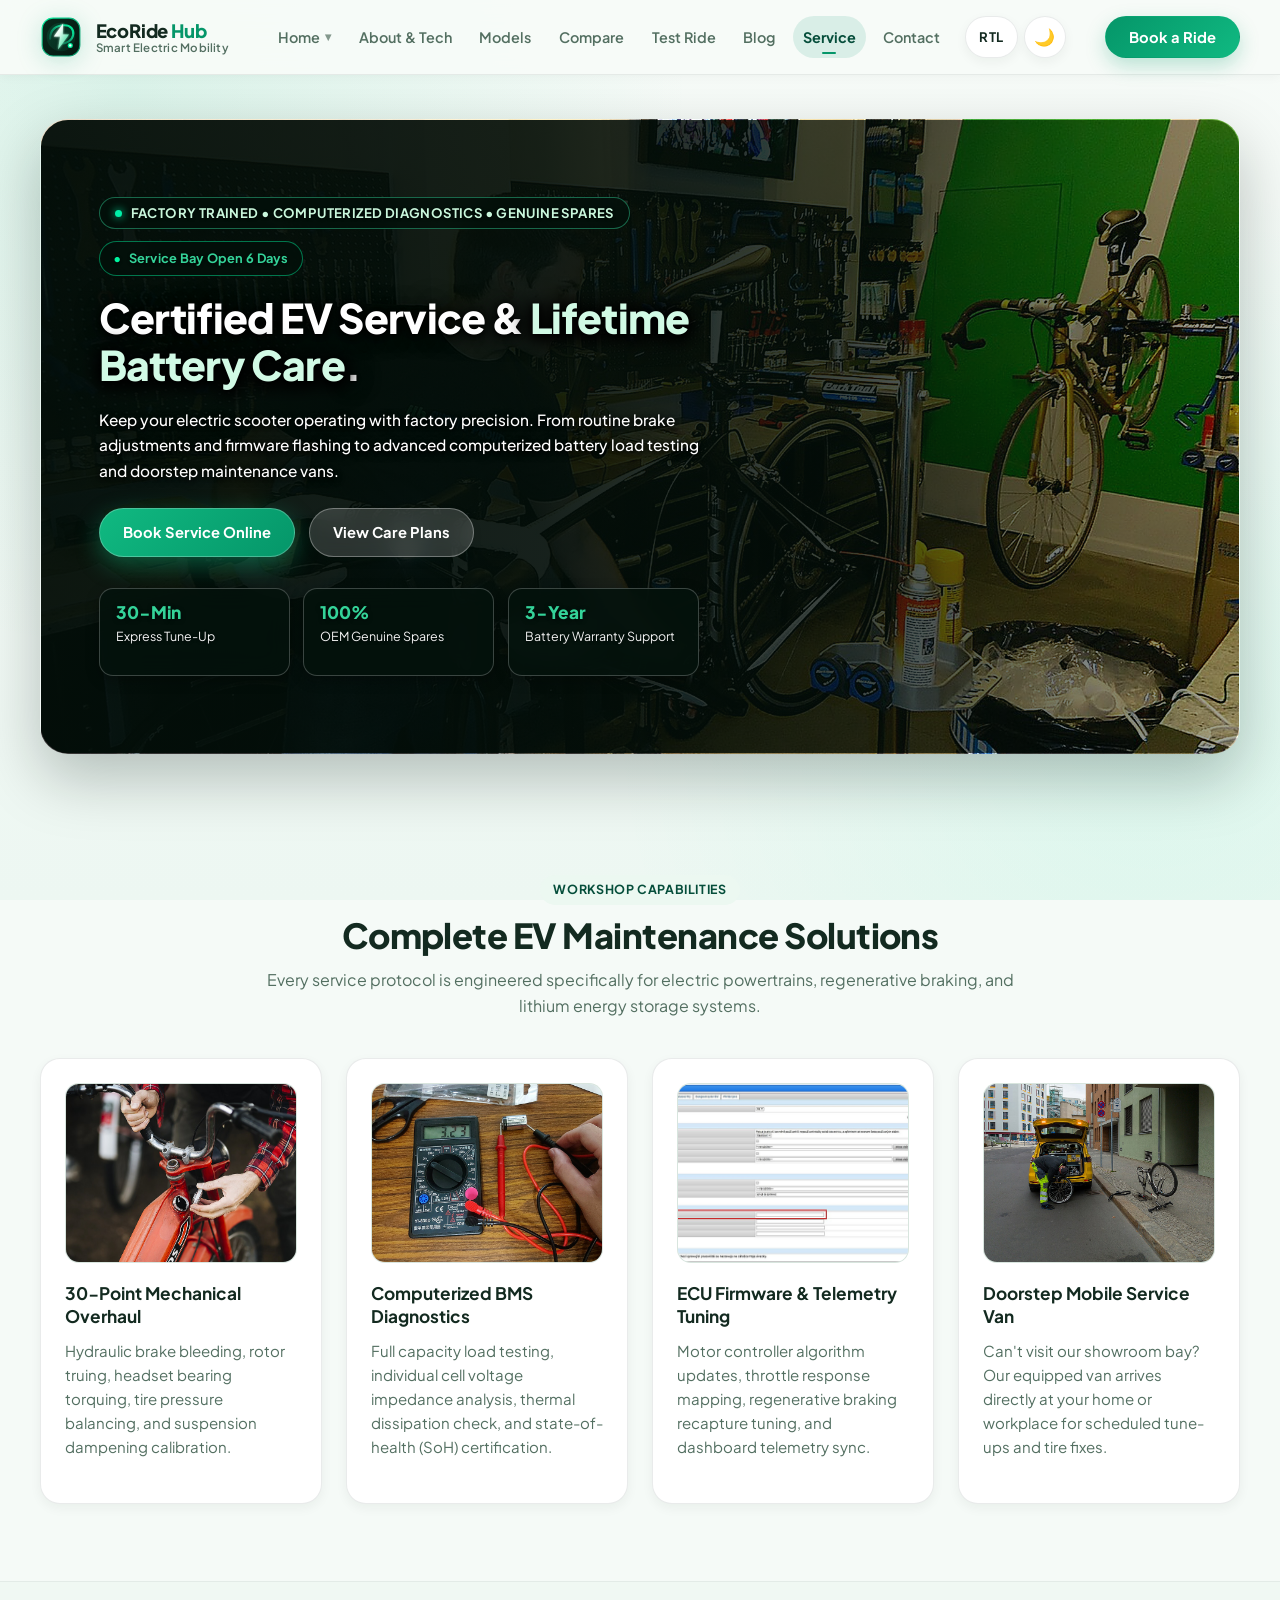
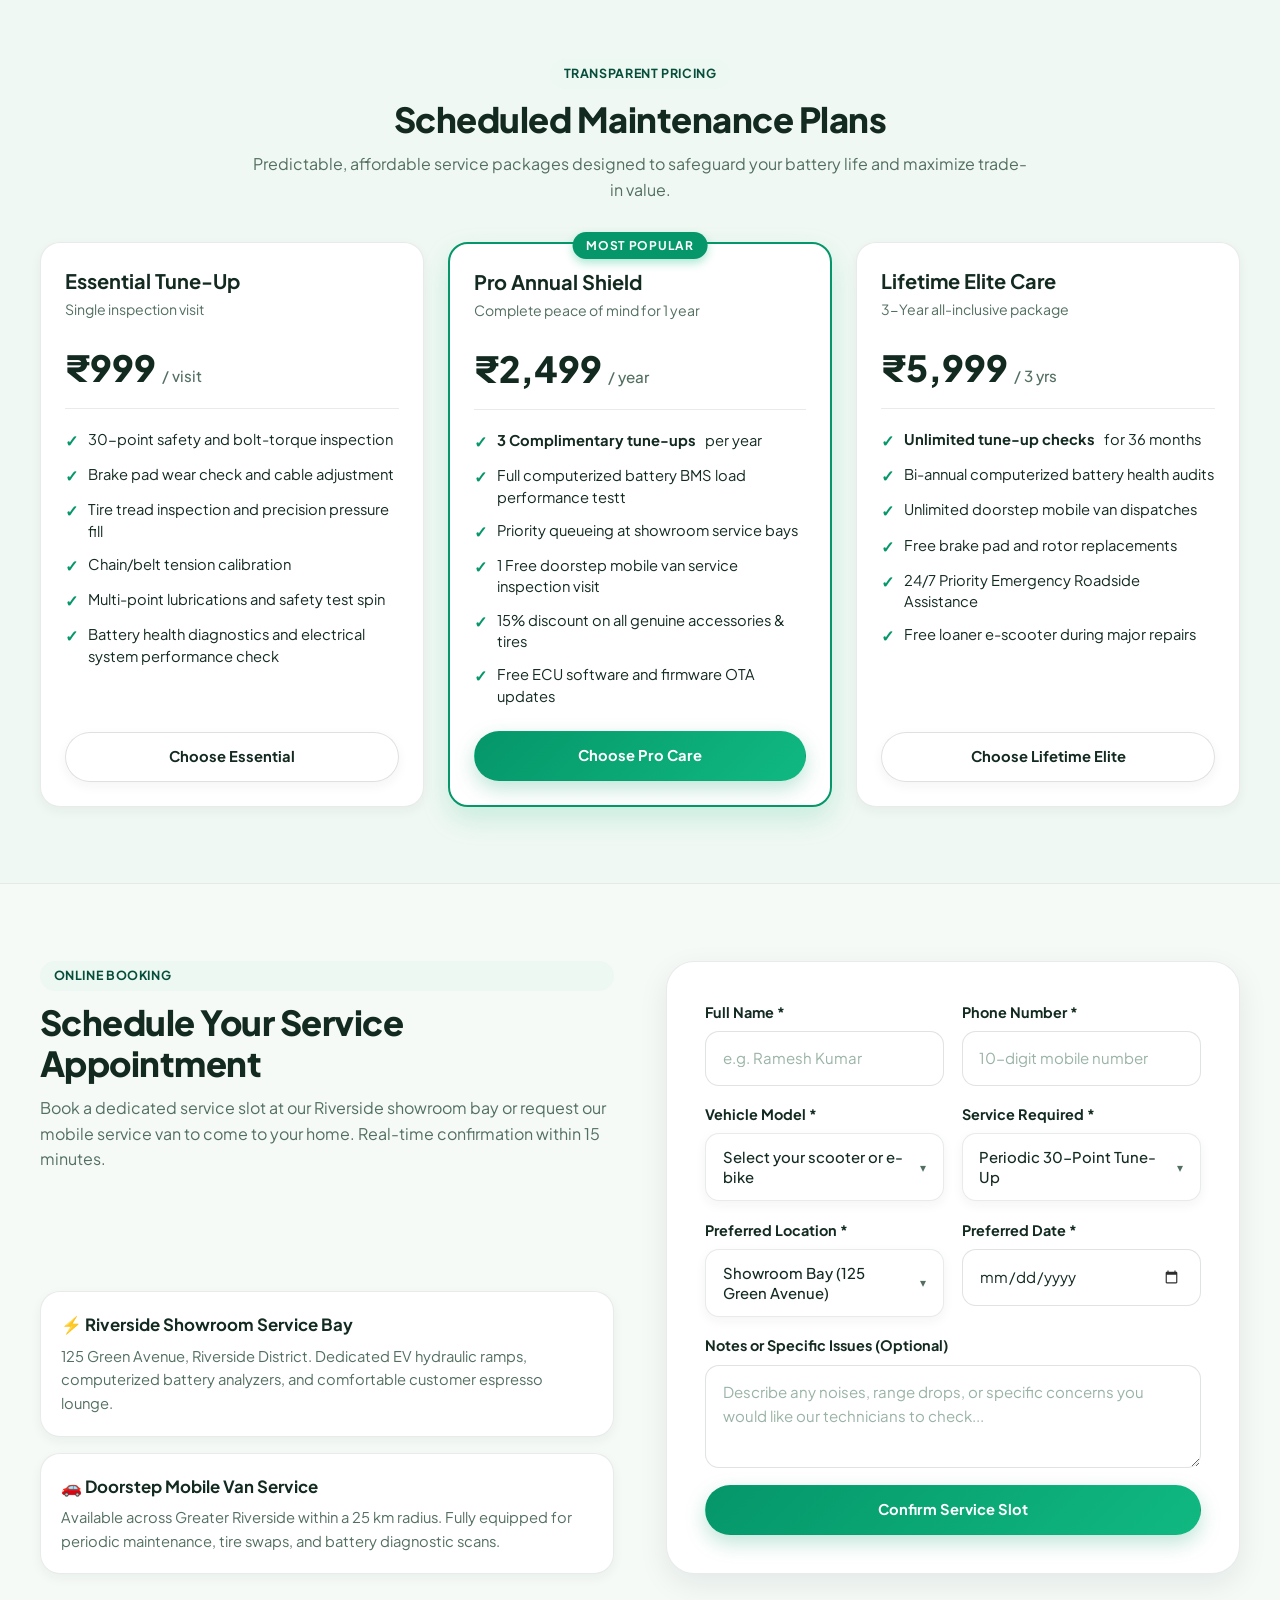
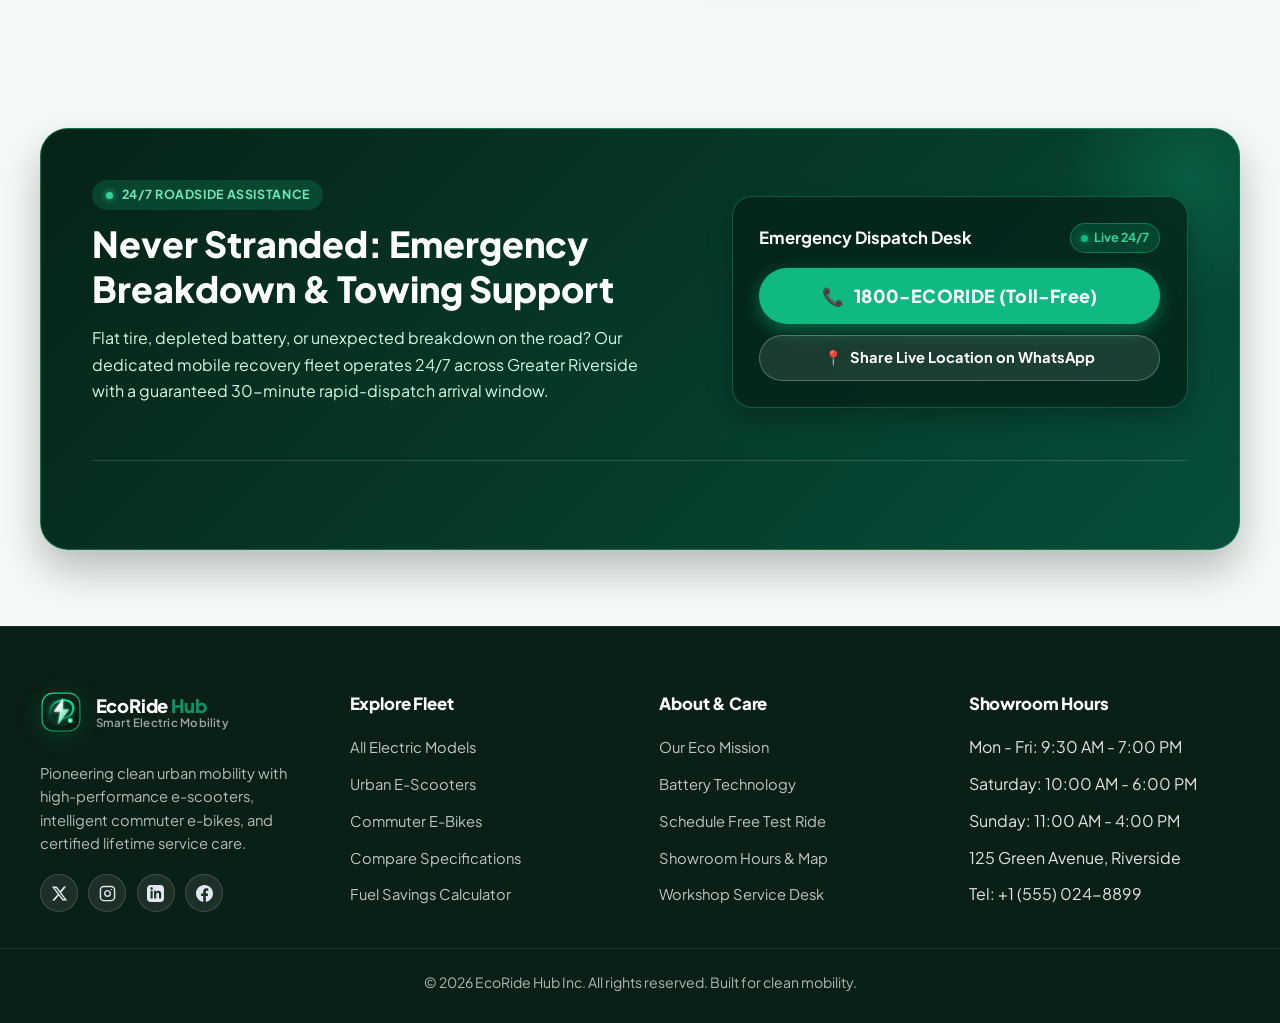
<file: service.html>
<!DOCTYPE html>
<html lang="en" dir="ltr" data-theme="light">
<head>
  <meta charset="UTF-8">
  <meta name="viewport" content="width=device-width, initial-scale=1.0">
  <meta name="description" content="EcoRide Hub Certified Service &mdash; Authorized electric scooter maintenance, computerized battery capacity diagnostics, genuine spare parts, and doorstep service vans.">
  <title>Certified EV Service &amp; Maintenance &mdash; EcoRide Hub</title>
  <link rel="icon" type="image/svg+xml" href="assets/images/favicon.svg">
  <link rel="preconnect" href="https://fonts.googleapis.com">
  <link rel="preconnect" href="https://fonts.gstatic.com" crossorigin>
  <link href="https://fonts.googleapis.com/css2?family=Plus+Jakarta+Sans:wght@400;500;600;700;800&display=swap" rel="stylesheet">
  <link rel="stylesheet" href="assets/css/styles.css">
</head>
<body>
  <div class="page-shell">
    <a class="skip-link" href="#main-content">Skip to content</a>

    <header class="site-header">
      <div class="container header-bar">
        <a class="brand" href="index.html" aria-label="EcoRide Hub home">
          <span class="brand-mark">
            <img src="assets/images/logo.svg" alt="EcoRide Hub Logo" class="brand-logo-img">
          </span>
          <div class="brand-text">
            <span class="brand-title">EcoRide <span>Hub</span></span>
            <span class="brand-sub">Smart Electric Mobility</span>
          </div>
        </a>

        <nav class="site-nav" aria-label="Main navigation" data-site-nav>
          <div class="nav-dropdown" data-nav-dropdown>
            <button type="button" class="nav-dropdown-toggle" aria-expanded="false" aria-haspopup="true" data-dropdown-toggle>
              <span>Home</span>
              <span class="dropdown-arrow">&#9662;</span>
            </button>
            <div class="nav-dropdown-menu" role="menu">
              <a href="index.html" class="nav-dropdown-item" role="menuitem">
                <div class="dropdown-item-header">
                  <span class="dropdown-item-title">Home 1 &bull; Urban Commuters</span>
                  <span class="dropdown-item-tag">Flagship</span>
                </div>
                <p class="dropdown-item-desc">Smart cockpit display, daily commuter fleet &amp; specs</p>
              </a>
              <a href="home-2.html" class="nav-dropdown-item" role="menuitem">
                <div class="dropdown-item-header">
                  <span class="dropdown-item-title">Home 2 &bull; Hyper Performance</span>
                  <span class="dropdown-item-tag tag-hyper">New</span>
                </div>
                <p class="dropdown-item-desc">Dual-motor power, fast charging hubs &amp; 2026 fleet</p>
              </a>
            </div>
          </div>
          <a href="about.html">About &amp; Tech</a>
          <a href="products.html">Models</a>
          <a href="compare.html">Compare</a>
          <a href="booking.html">Test Ride</a>
          <a href="blog.html">Blog</a>
          <a href="service.html" class="active">Service</a>
          <a href="contact.html">Contact</a>
          <div class="nav-util-group">
            <button type="button" class="nav-btn-util" id="rtl-toggle" aria-label="Toggle RTL layout" title="Switch text direction (RTL / LTR)">
              <span class="util-text" id="rtl-text">RTL</span>
            </button>
            <button type="button" class="nav-btn-util" id="theme-toggle" aria-label="Toggle dark/light theme" title="Toggle dark / light theme">
              <span class="theme-icon" id="theme-icon">&#127769;</span>
            </button>
          </div>
        </nav>

        <div class="header-actions">
          <a class="button button-nav" href="booking.html">Book a Ride</a>
          <button class="nav-toggle" type="button" aria-label="Toggle navigation" aria-expanded="false" data-nav-toggle>
            <span></span>
            <span></span>
            <span></span>
          </button>
        </div>
      </div>
    </header>

    <main id="main-content">
      <!-- HERO SECTION -->
      <section class="hero">
        <div class="container">
          <div class="hero-panel" style="background-image: url('assets/images/hero-service.jpg');">
            <div class="hero-content">
              <div class="hero-badge-row">
                <span class="eyebrow">
                  <span class="eyebrow-dot"></span>
                  Factory Trained &bull; Computerized Diagnostics &bull; Genuine Spares
                </span>
                <span class="hero-status-pill"><span>&bull;</span> Service Bay Open 6 Days</span>
              </div>
              <h1>Certified EV Service &amp; <span class="gradient-text">Lifetime Battery Care</span>.</h1>
              <p>Keep your electric scooter operating with factory precision. From routine brake adjustments and firmware flashing to advanced computerized battery load testing and doorstep maintenance vans.</p>
              <div class="hero-actions">
                <a class="button" href="#book-service">Book Service Online</a>
                <a class="button-secondary" href="#service-plans">View Care Plans</a>
              </div>
              <div class="hero-stats">
                <div class="stat-card">
                  <strong>30-Min</strong>
                  <span>Express Tune-Up</span>
                </div>
                <div class="stat-card">
                  <strong>100%</strong>
                  <span>OEM Genuine Spares</span>
                </div>
                <div class="stat-card">
                  <strong>3-Year</strong>
                  <span>Battery Warranty Support</span>
                </div>
              </div>
            </div>
          </div>
        </div>
      </section>

      <!-- 4 SERVICE PILLARS (HALF IMAGE, HALF CONTENT) -->
      <section class="section">
        <div class="container">
          <div class="section-heading">
            <span class="badge-tag">Workshop Capabilities</span>
            <h2>Complete EV Maintenance Solutions</h2>
            <p>Every service protocol is engineered specifically for electric powertrains, regenerative braking, and lithium energy storage systems.</p>
          </div>

          <div class="grid grid-4">
            <!-- Pillar 1 -->
            <article class="card feature-card">
              <div class="card-media-top">
                <img src="assets/images/service-inspection.jpg" alt="Certified EV technician inspecting brake caliper, rotor and wheel alignment on hydraulic work stand">
              </div>
              <h3>30-Point Mechanical Overhaul</h3>
              <p>Hydraulic brake bleeding, rotor truing, headset bearing torquing, tire pressure balancing, and suspension dampening calibration.</p>
            </article>

            <!-- Pillar 2 -->
            <article class="card feature-card">
              <div class="card-media-top">
                <img src="assets/images/service-bms-diagnostic.jpg" alt="Digital diagnostic multimeter and computerized testing unit measuring battery cell capacity">
              </div>
              <h3>Computerized BMS Diagnostics</h3>
              <p>Full capacity load testing, individual cell voltage impedance analysis, thermal dissipation check, and state-of-health (SoH) certification.</p>
            </article>

            <!-- Pillar 3 -->
            <article class="card feature-card">
              <div class="card-media-top">
                <img src="assets/images/service-firmware.jpg" alt="Automotive diagnostic interface tuning motor controller firmware and telemetry response">
              </div>
              <h3>ECU Firmware &amp; Telemetry Tuning</h3>
              <p>Motor controller algorithm updates, throttle response mapping, regenerative braking recapture tuning, and dashboard telemetry sync.</p>
            </article>

            <!-- Pillar 4 -->
            <article class="card feature-card">
              <div class="card-media-top">
                <img src="assets/images/service-mobile-van.jpg" alt="Fully equipped mobile roadside service van with professional technicians and diagnostic tools">
              </div>
              <h3>Doorstep Mobile Service Van</h3>
              <p>Can't visit our showroom bay? Our equipped  van arrives directly at your home or workplace for scheduled tune-ups and tire fixes.</p>
            </article>
          </div>
        </div>
      </section>

      <!-- SERVICE PLANS -->
      <section class="section section-alt" id="service-plans">
        <div class="container">
          <div class="section-heading">
            <span class="badge-tag">Transparent Pricing</span>
            <h2>Scheduled Maintenance Plans</h2>
            <p>Predictable, affordable service packages designed to safeguard your battery life and maximize trade-in value.</p>
          </div>

          <div class="grid grid-3">
            <!-- Plan 1 -->
            <div class="card service-plan-card">
              <div class="plan-price-header">
                <h3>Essential Tune-Up</h3>
                <p style="margin: 0 0 0.75rem; color: var(--muted); font-size: 0.88rem;">Single inspection visit</p>
                <div class="plan-price-amount">&#8377;999 <span>/ visit</span></div>
              </div>
              <ul class="service-features-list">
                <li>30-point safety and bolt-torque inspection</li>
                <li>Brake pad wear check and cable adjustment</li>
                <li>Tire tread inspection and precision pressure fill</li>
                <li>Chain/belt tension calibration</li>
                <li>Multi-point lubrications and safety test spin</li>
                <li>Battery health diagnostics and electrical system performance check</li>

              </ul>
              <a href="#book-service" class="button-secondary" style="width: 100%; text-align: center;">Choose Essential</a>
            </div>

            <!-- Plan 2 -->
            <div class="card service-plan-card featured">
              <span class="plan-popular-tag">Most Popular</span>
              <div class="plan-price-header">
                <h3>Pro Annual Shield</h3>
                <p style="margin: 0 0 0.75rem; color: var(--muted); font-size: 0.88rem;">Complete peace of mind for 1 year</p>
                <div class="plan-price-amount">&#8377;2,499 <span>/ year</span></div>
              </div>
              <ul class="service-features-list">
                <li><strong>3 Complimentary tune-ups</strong> per year</li>
                <li> Full computerized battery BMS load performance testt</li>
                <li>Priority queueing at showroom service bays</li>
                <li>1 Free doorstep mobile van service inspection visit</li>
                <li>15% discount on all genuine accessories &amp; tires</li>
                <li>Free ECU software and firmware OTA updates</li>
              </ul>
              <a href="#book-service" class="button" style="width: 100%; text-align: center;">Choose Pro Care</a>
            </div>

            <!-- Plan 3 -->
            <div class="card service-plan-card">
              <div class="plan-price-header">
                <h3>Lifetime Elite Care</h3>
                <p style="margin: 0 0 0.75rem; color: var(--muted); font-size: 0.88rem;">3-Year all-inclusive package</p>
                <div class="plan-price-amount">&#8377;5,999 <span>/ 3 yrs</span></div>
              </div>
              <ul class="service-features-list">
                <li><strong>Unlimited tune-up checks</strong> for 36 months</li>
                <li>Bi-annual computerized battery health audits</li>
                <li>Unlimited doorstep mobile van dispatches</li>
                <li>Free brake pad and rotor replacements</li>
                <li>24/7 Priority Emergency Roadside Assistance</li>
                <li>Free loaner e-scooter during major repairs</li>
              </ul>
              <a href="#book-service" class="button-secondary" style="width: 100%; text-align: center;">Choose Lifetime Elite</a>
            </div>
          </div>
        </div>
      </section>

      <!-- INTERACTIVE SERVICE APPOINTMENT BOOKING FORM -->
      <section class="section" id="book-service">
        <div class="container split-layout">
          <div>
            <div class="page-intro" style="text-align: left; margin-bottom: 1.15rem;">
              <span class="badge-tag" style="margin-inline: 0;">Online Booking</span>
              <h2>Schedule Your Service Appointment</h2>
              <p>Book a dedicated service slot at our Riverside showroom bay or request our mobile service van to come to your home. Real-time confirmation within 15 minutes.</p>
            </div>

            <div class="grid" style="gap: 1rem; margin-top: 1.5rem;">
              <div class="card" style="padding: 1.25rem;">
                <h4 style="margin: 0 0 0.35rem; font-size: 1.05rem; color: var(--text);">&#9889; Riverside Showroom Service Bay</h4>
                <p style="margin: 0; color: var(--muted); font-size: 0.92rem;">125 Green Avenue, Riverside District. Dedicated EV hydraulic ramps, computerized battery analyzers, and comfortable customer espresso lounge.</p>
              </div>
              <div class="card" style="padding: 1.25rem;">
                <h4 style="margin: 0 0 0.35rem; font-size: 1.05rem; color: var(--text);">&#128663; Doorstep Mobile Van Service</h4>
                <p style="margin: 0; color: var(--muted); font-size: 0.92rem;">Available across Greater Riverside within a 25 km radius. Fully equipped for periodic maintenance, tire swaps, and battery diagnostic scans.</p>
              </div>
            </div>
          </div>

          <div class="card form-card" id="service-form" style="padding: clamp(1.5rem, 3vw, 2.5rem);">
            <form id="service-booking-form" data-form="service" novalidate>
              <div class="form-grid">
                <div class="field">
                  <label for="srv-name">Full Name *</label>
                  <input id="srv-name" name="name" type="text" placeholder="e.g. Ramesh Kumar" required pattern="^[A-Za-z\s'-]{2,50}$" title="Name must contain letters only" maxlength="50" autocomplete="name">
                </div>

                <div class="field">
                  <label for="srv-phone">Phone Number *</label>
                  <input id="srv-phone" name="phone" type="tel" placeholder="10-digit mobile number" required pattern="[0-9]{10}" title="Phone must contain 10 numbers only" maxlength="10" inputmode="numeric" autocomplete="tel">
                </div>

                <div class="field">
                  <label for="srv-model">Vehicle Model *</label>
                  <select id="srv-model" name="model" required>
                    <option value="" disabled selected>Select your scooter or e-bike</option>
                    <option value="comet-pro">EcoRide Comet Pro (Urban)</option>
                    <option value="aero-gt">EcoRide Aero GT (Performance)</option>
                    <option value="trail-x">EcoRide Trail-X (Dual Motor)</option>
                    <option value="swift-lite">EcoRide Swift Lite (Commuter)</option>
                    <option value="metro-cargo">EcoRide Metro Cargo (Utility)</option>
                    <option value="third-party">Other Electric Two-Wheeler</option>
                  </select>
                </div>

                <div class="field">
                  <label for="srv-type">Service Required *</label>
                  <select id="srv-type" name="service_type" required>
                    <option value="periodic">Periodic 30-Point Tune-Up</option>
                    <option value="battery">Battery Health &amp; BMS Load Test</option>
                    <option value="brakes">Brake Pad / Hydraulic Bleed Overhaul</option>
                    <option value="firmware">ECU Firmware Update &amp; Tuning</option>
                    <option value="tire">Tire Replacement &amp; Pressure Sensor</option>
                    <option value="general">General Checkup &amp; Noise Inspection</option>
                  </select>
                </div>

                <div class="field">
                  <label for="srv-location">Preferred Location *</label>
                  <select id="srv-location" name="location" required>
                    <option value="showroom">Showroom Bay (125 Green Avenue)</option>
                    <option value="doorstep">Doorstep Mobile Van (Home / Office)</option>
                  </select>
                </div>

                <div class="field">
                  <label for="srv-date">Preferred Date *</label>
                  <input id="srv-date" name="date" type="date" required>
                </div>

                <div class="field field-full">
                  <label for="srv-notes">Notes or Specific Issues (Optional)</label>
                  <textarea id="srv-notes" name="notes" rows="3" placeholder="Describe any noises, range drops, or specific concerns you would like our technicians to check..."></textarea>
                </div>

                <div class="field field-full">
                  <button class="button" type="submit" style="width: 100%;">Confirm Service Slot</button>
                  <div class="message-box" data-form-message aria-live="polite"></div>
                </div>
              </div>
            </form>
          </div>
        </div>
      </section>

      <!-- 24/7 ROADSIDE ASSISTANCE CALLOUT -->
      <section class="section">
        <div class="container">
          <div class="service-rsa-banner">
            <!-- TOP SPLIT: INTRO & EMERGENCY ACTION CARD -->
            <div class="rsa-header-split">
              <div class="rsa-intro-col">
                <span class="badge-tag" style="background: rgba(16, 185, 129, 0.2); color: #6ee7b7; border-color: rgba(16, 185, 129, 0.4);">
                  <span style="display: inline-block; width: 7px; height: 7px; background: #34d399; border-radius: 50%; margin-right: 0.4rem; box-shadow: 0 0 6px #34d399;"></span>
                  24/7 Roadside Assistance
                </span>
                <h2>Never Stranded: Emergency Breakdown &amp; Towing Support</h2>
                <p>Flat tire, depleted battery, or unexpected breakdown on the road? Our dedicated mobile recovery fleet operates 24/7 across Greater Riverside with a guaranteed 30-minute rapid-dispatch arrival window.</p>
              </div>

              <div class="rsa-action-card">
                <div class="rsa-action-title">
                  <h4>Emergency Dispatch Desk</h4>
                  <span class="rsa-live-status">
                    <span class="rsa-live-dot"></span>
                    Live 24/7
                  </span>
                </div>
                <div class="rsa-buttons-group">
                  <a href="tel:18003267433" class="rsa-phone-badge" aria-label="Call Toll-Free Emergency Assistance: 1800-ECORIDE">
                    <span>&#128222;</span> 1800-ECORIDE (Toll-Free)
                  </a>
                  <a href="https://wa.me/15550248899?text=Hello%20EcoRide%20RSA%2C%20I%20need%20emergency%20roadside%20assistance" target="_blank" rel="noopener noreferrer" class="rsa-whatsapp-btn" aria-label="Share location on WhatsApp for roadside assistance">
                    <span>&#128205;</span> Share Live Location on WhatsApp
                  </a>
                </div>
              </div>
            </div>

             
          </div>
        </div>
      </section>
    </main>

    <!-- FOOTER - EQUAL ALIGNMENT -->
    <footer class="site-footer">
      <div class="container footer-grid">
        <div>
          <a class="brand" href="index.html">
            <span class="brand-mark">
              <img src="assets/images/logo.svg" alt="EcoRide Hub Logo" class="brand-logo-img">
            </span>
            <div class="brand-text">
              <span class="brand-title">EcoRide <span>Hub</span></span>
              <span class="brand-sub">Smart Electric Mobility</span>
            </div>
          </a>
          <p class="footer-desc">
            Pioneering clean urban mobility with high-performance e-scooters, intelligent commuter e-bikes, and certified lifetime service care.
          </p>
          <div class="footer-socials" aria-label="EcoRide Social Media Links">
            <a href="https://x.com" target="_blank" rel="noopener noreferrer" class="social-icon-btn" aria-label="EcoRide Hub on X (formerly Twitter)" title="X (Twitter)">
              <svg width="17" height="17" viewBox="0 0 24 24" fill="currentColor" aria-hidden="true"><path d="M18.244 2.25h3.308l-7.227 8.26 8.502 11.24H16.17l-5.214-6.817L4.99 21.75H1.68l7.73-8.835L1.254 2.25H8.08l4.713 6.231zm-1.161 17.52h1.833L7.084 4.126H5.117z"/></svg>
            </a>
            <a href="https://instagram.com" target="_blank" rel="noopener noreferrer" class="social-icon-btn" aria-label="EcoRide Hub on Instagram" title="Instagram">
              <svg width="17" height="17" viewBox="0 0 24 24" fill="none" stroke="currentColor" stroke-width="2" stroke-linecap="round" stroke-linejoin="round" aria-hidden="true"><rect x="2" y="2" width="20" height="20" rx="5" ry="5"/><path d="M16 11.37A4 4 0 1 1 12.63 8 4 4 0 0 1 16 11.37z"/><line x1="17.5" y1="6.5" x2="17.51" y2="6.5"/></svg>
            </a>
            <a href="https://linkedin.com" target="_blank" rel="noopener noreferrer" class="social-icon-btn" aria-label="EcoRide Hub on LinkedIn" title="LinkedIn">
              <svg width="17" height="17" viewBox="0 0 24 24" fill="currentColor" aria-hidden="true"><path d="M19 0h-14c-2.761 0-5 2.239-5 5v14c0 2.761 2.239 5 5 5h14c2.762 0 5-2.239 5-5v-14c0-2.761-2.238-5-5-5zm-11 19h-3v-11h3v11zm-1.5-12.268c-.966 0-1.75-.79-1.75-1.764s.784-1.764 1.75-1.764 1.75.79 1.75 1.764-.783 1.764-1.75 1.764zm13.5 12.268h-3v-5.604c0-3.368-4-3.113-4 0v5.604h-3v-11h3v1.765c1.396-2.586 7-2.777 7 2.476v6.759z"/></svg>
            </a>
            <a href="https://facebook.com" target="_blank" rel="noopener noreferrer" class="social-icon-btn" aria-label="EcoRide Hub on Facebook" title="Facebook">
              <svg width="17" height="17" viewBox="0 0 24 24" fill="currentColor" aria-hidden="true"><path d="M24 12.073c0-6.627-5.373-12-12-12s-12 5.373-12 12c0 5.99 4.388 10.954 10.125 11.854v-8.385H7.078v-3.47h3.047V9.43c0-3.007 1.792-4.669 4.533-4.669 1.312 0 2.686.235 2.686.235v2.953H15.83c-1.491 0-1.956.925-1.956 1.874v2.25h3.328l-.532 3.47h-2.796v8.385C19.612 23.027 24 18.062 24 12.073z"/></svg>
            </a>
          </div>
        </div>
        <div>
          <h3>Explore Fleet</h3>
          <ul class="footer-list">
            <li><a href="products.html">All Electric Models</a></li>
            <li><a href="products.html">Urban E-Scooters</a></li>
            <li><a href="products.html">Commuter E-Bikes</a></li>
            <li><a href="compare.html">Compare Specifications</a></li>
            <li><a href="compare.html">Fuel Savings Calculator</a></li>
          </ul>
        </div>
        <div>
          <h3>About &amp; Care</h3>
          <ul class="footer-list">
            <li><a href="about.html">Our Eco Mission</a></li>
            <li><a href="about.html">Battery Technology</a></li>
            <li><a href="booking.html">Schedule Free Test Ride</a></li>
            <li><a href="contact.html#showroom-map">Showroom Hours &amp; Map</a></li>
            <li><a href="contact.html">Workshop Service Desk</a></li>
          </ul>
        </div>
        <div>
          <h3>Showroom Hours</h3>
          <ul class="footer-list">
            <li>Mon - Fri: 9:30 AM - 7:00 PM</li>
            <li>Saturday: 10:00 AM - 6:00 PM</li>
            <li>Sunday: 11:00 AM - 4:00 PM</li>
            <li>125 Green Avenue, Riverside</li>
            <li>Tel: +1 (555) 024-8899</li>
          </ul>
        </div>
      </div>
      <div class="container footer-bottom">
        <p class="copyright-text">&copy; <span data-current-year></span> EcoRide Hub Inc. All rights reserved. Built for clean mobility.</p>
      </div>
    </footer>
  </div>

  <script src="assets/js/main.js"></script>
</body>
</html>
</file>
<file: assets/css/styles.css>
@import url('https://fonts.googleapis.com/css2?family=Plus+Jakarta+Sans:wght@400;500;600;700;800&display=swap');

:root {
  --bg: #f5faf7;
  --surface: #ffffff;
  --surface-soft: #ecf8f1;
  --surface-alt: #e3f3ea;
  --surface-dark: #0a1f16;
  --surface-dark-card: #133326;
  --text: #132a20;
  --text-light: #ffffff;
  --muted: #536f61;
  --muted-light: #8fa99c;
  --primary: #059669;
  --primary-hover: #047857;
  --primary-dark: #064e3b;
  --accent: #10b981;
  --accent-bright: #00f0a8;
  --accent-glow: rgba(16, 185, 129, 0.22);
  --border: rgba(19, 42, 32, 0.09);
  --border-focus: rgba(5, 150, 105, 0.4);
  --shadow-sm: 0 4px 12px rgba(10, 31, 22, 0.05);
  --shadow-md: 0 10px 30px rgba(10, 31, 22, 0.08);
  --shadow-lg: 0 20px 48px rgba(10, 31, 22, 0.12);
  --radius-xl: 28px;
  --radius-lg: 20px;
  --radius-md: 14px;
  --radius-sm: 10px;
  --radius-pill: 999px;
  --section-padding-inline: clamp(1rem, 3.5vw, 2.5rem);
  --section-gap: clamp(3rem, 6vw, 5rem);
  --hero-title: clamp(1.65rem, 2.5vw, 2.45rem);
  --hero-copy: clamp(0.92rem, 1.1vw, 1.05rem);
  --content-width: 1280px;
  --nav-height: 80px;
}

*,
*::before,
*::after {
  box-sizing: border-box;
}

html {
  scroll-behavior: smooth;
  scroll-padding-top: calc(var(--nav-height) + 1.5rem);
  overflow-x: clip;
}

body {
  margin: 0;
  font-family: 'Plus Jakarta Sans', -apple-system, BlinkMacSystemFont, "Segoe UI", Roboto, "Helvetica Neue", Arial, sans-serif;
  color: var(--text);
  background-color: var(--bg);
  background-image:
    radial-gradient(circle at 10% 10%, rgba(16, 185, 129, 0.12), transparent 40%),
    radial-gradient(circle at 90% 80%, rgba(0, 240, 168, 0.08), transparent 40%),
    linear-gradient(180deg, #f7fbf8 0%, #edf7f2 100%);
  background-attachment: fixed;
  line-height: 1.6;
  overflow-x: clip;
}

img {
  max-width: 100%;
  height: auto;
  display: block;
}

a {
  color: inherit;
  text-decoration: none;
  transition: color 0.2s ease;
}

button,
input,
select,
textarea {
  font: inherit;
}

/* Equal left and right alignment throughout the whole site */
.container {
  width: min(100%, var(--content-width));
  margin-inline: auto;
  padding-inline: var(--section-padding-inline);
}

.site-shell {
  min-height: 100vh;
  display: flex;
  flex-direction: column;
  position: relative;
  overflow-x: clip;
}

.skip-link {
  position: absolute;
  top: -60px;
  left: 1.5rem;
  background: var(--surface-dark);
  color: #fff;
  padding: 0.75rem 1.25rem;
  border-radius: var(--radius-pill);
  font-weight: 700;
  z-index: 2000;
  transition: top 0.25s ease;
}

.skip-link:focus {
  top: 1.25rem;
}

/* =========================================================
   STICKY NAVBAR - PERFECTLY ALIGNED ACROSS ALL PAGES
   ========================================================= */
.site-header {
  position: -webkit-sticky;
  position: sticky;
  top: 0;
  left: 0;
  right: 0;
  width: 100%;
  z-index: 1000;
  background: rgba(247, 251, 248, 0.95);
  backdrop-filter: blur(16px);
  -webkit-backdrop-filter: blur(16px);
  border-bottom: 1px solid rgba(19, 42, 32, 0.08);
  box-shadow: 0 2px 10px rgba(10, 31, 22, 0.04);
  transition: background 0.3s ease, box-shadow 0.3s ease, border-color 0.3s ease;
}

.site-header.scrolled {
  background: rgba(255, 255, 255, 0.98);
  box-shadow: 0 10px 30px rgba(10, 31, 22, 0.08);
  border-bottom-color: rgba(19, 42, 32, 0.12);
}

.site-header .container.header-bar {
  max-width: var(--content-width);
  width: 100%;
  padding-inline: var(--section-padding-inline);
  box-sizing: border-box;
}

.header-bar {
  min-height: 74px;
  display: flex;
  align-items: center;
  justify-content: space-between;
  gap: clamp(0.75rem, 1.5vw, 1.25rem);
  flex-wrap: nowrap;
}

.brand {
  display: inline-flex;
  align-items: center;
  gap: 0.85rem;
  font-weight: 800;
  font-size: 1.15rem;
  color: var(--text);
  flex-shrink: 0;
  text-decoration: none;
  height: 42px;
  box-sizing: border-box;
}

.brand-mark {
  width: 42px;
  height: 42px;
  min-width: 42px;
  min-height: 42px;
  border-radius: 12px;
  display: flex;
  align-items: center;
  justify-content: center;
  position: relative;
  flex-shrink: 0;
  transition: transform 0.28s ease, filter 0.28s ease;
  filter: drop-shadow(0 4px 12px rgba(5, 150, 105, 0.22));
  box-sizing: border-box;
}

.brand:hover .brand-mark {
  transform: translateY(-2px) scale(1.05);
  filter: drop-shadow(0 6px 16px rgba(0, 245, 160, 0.4));
}

.brand-logo-img {
  width: 100%;
  height: 100%;
  display: block;
  object-fit: contain;
}

.brand-text {
  display: flex;
  flex-direction: column;
  justify-content: center;
}

.brand-title {
  font-size: 1.15rem;
  line-height: 1.15;
  letter-spacing: -0.01em;
}

.brand-title span {
  color: var(--primary);
}

.brand-sub {
  font-size: 0.72rem;
  font-weight: 600;
  color: var(--muted);
  letter-spacing: 0.02em;
  line-height: 1.2;
}

.site-nav {
  display: flex;
  align-items: center;
  justify-content: center;
  gap: clamp(0.25rem, 0.6vw, 0.65rem);
  margin-inline: auto;
  padding: 0;
}

.site-nav a:not(.button-nav) {
  display: inline-flex;
  align-items: center;
  justify-content: center;
  height: 42px;
  min-height: 42px;
  max-height: 42px;
  box-sizing: border-box;
  padding: 0.45rem clamp(0.6rem, 0.78vw, 0.9rem);
  border-radius: var(--radius-pill);
  color: var(--muted);
  font-weight: 600;
  font-size: 0.9rem;
  line-height: 1;
  white-space: nowrap;
  transition: all 0.2s ease;
  position: relative;
  text-decoration: none;
}

.site-nav a:not(.button-nav):hover {
  color: var(--text);
  background: rgba(5, 150, 105, 0.08);
}

.site-nav a.active {
  color: var(--primary-dark);
  background: rgba(5, 150, 105, 0.12);
  font-weight: 700;
}

.site-nav a.active::after {
  content: "";
  position: absolute;
  bottom: 4px;
  left: 50%;
  transform: translateX(-50%);
  width: 14px;
  height: 2.5px;
  background: var(--primary);
  border-radius: 2px;
}

/* =========================================================
   NAV DROPDOWN (HOME 1 & HOME 2)
   ========================================================= */
.nav-dropdown {
  position: relative;
  display: inline-flex;
  align-items: center;
}

.nav-dropdown-toggle {
  display: inline-flex;
  align-items: center;
  justify-content: center;
  gap: 0.35rem;
  height: 42px;
  min-height: 42px;
  max-height: 42px;
  box-sizing: border-box;
  padding: 0.45rem clamp(0.6rem, 0.78vw, 0.9rem);
  border-radius: var(--radius-pill);
  color: var(--muted);
  font-weight: 600;
  font-size: 0.9rem;
  line-height: 1;
  white-space: nowrap;
  background: transparent;
  border: none;
  cursor: pointer;
  transition: all 0.2s ease;
  font-family: inherit;
}

.nav-dropdown-toggle:hover {
  color: var(--text);
  background: rgba(5, 150, 105, 0.08);
}

.nav-dropdown-toggle.active {
  color: var(--primary-dark);
  background: rgba(5, 150, 105, 0.12);
  font-weight: 700;
  position: relative;
}

.nav-dropdown-toggle.active::after {
  content: "";
  position: absolute;
  bottom: 4px;
  left: 50%;
  transform: translateX(-50%);
  width: 14px;
  height: 2.5px;
  background: var(--primary);
  border-radius: 2px;
}

.dropdown-arrow {
  font-size: 0.72rem;
  transition: transform 0.2s ease;
  display: inline-block;
  opacity: 0.7;
}

.nav-dropdown.is-open .dropdown-arrow {
  transform: rotate(180deg);
  opacity: 1;
}

@media (min-width: 1041px) {
  .nav-dropdown:hover .dropdown-arrow {
    transform: rotate(180deg);
    opacity: 1;
  }
}

.nav-dropdown-menu {
  position: absolute;
  top: calc(100% + 0.5rem);
  left: 0;
  min-width: 350px;
  background: var(--surface);
  border: 1px solid var(--border);
  border-radius: var(--radius-lg);
  box-shadow: 0 16px 36px rgba(6, 22, 15, 0.14);
  padding: 0.5rem;
  display: none;
  flex-direction: column;
  gap: 0.35rem;
  z-index: 1000;
  animation: dropdownFade 0.2s cubic-bezier(0.16, 1, 0.3, 1);
}

@keyframes dropdownFade {
  from {
    opacity: 0;
    transform: translateY(-6px);
  }
  to {
    opacity: 1;
    transform: translateY(0);
  }
}

@media (min-width: 1041px) {
  .nav-dropdown:hover .nav-dropdown-menu,
  .nav-dropdown:focus-within .nav-dropdown-menu,
  .nav-dropdown.is-open .nav-dropdown-menu {
    display: flex;
  }
}

.nav-dropdown-item {
  display: flex !important;
  flex-direction: column;
  align-items: flex-start !important;
  justify-content: flex-start !important;
  width: 100%;
  height: auto;
  min-height: 0;
  max-height: none;
  padding: 0.65rem 0.85rem !important;
  border-radius: var(--radius-md) !important;
  text-decoration: none;
  transition: background 0.18s ease, transform 0.18s ease !important;
  border: 1px solid transparent;
  white-space: normal !important;
}

.site-nav .nav-dropdown-menu .nav-dropdown-item {
  height: auto;
  min-height: 0;
  max-height: none;
}

.nav-dropdown-item:hover {
  background: var(--surface-soft) !important;
  border-color: rgba(5, 150, 105, 0.18) !important;
  transform: translateX(2px);
}

[dir="rtl"] .nav-dropdown-item:hover {
  transform: translateX(-2px);
}

.nav-dropdown-item.active {
  background: rgba(5, 150, 105, 0.12) !important;
  border-color: rgba(5, 150, 105, 0.28) !important;
}

.nav-dropdown-item.active::after {
  display: none !important;
}

.dropdown-item-header {
  display: flex;
  align-items: flex-start;
  justify-content: space-between;
  width: 100%;
  gap: 0.5rem;
  margin-bottom: 0.25rem;
}

.dropdown-item-title {
  min-width: 0;
  flex: 1 1 auto;
  font-size: 0.92rem;
  font-weight: 700;
  line-height: 1.35;
  color: var(--text);
  white-space: normal;
  word-break: normal;
  overflow-wrap: break-word;
}

.nav-dropdown-item.active .dropdown-item-title {
  color: var(--primary-dark);
}

.dropdown-item-tag {
  flex: 0 0 auto;
  align-self: flex-start;
  margin-top: 1px;
  font-size: 0.68rem;
  font-weight: 700;
  text-transform: uppercase;
  letter-spacing: 0.05em;
  padding: 0.18rem 0.55rem;
  border-radius: var(--radius-pill);
  background: rgba(5, 150, 105, 0.15);
  color: #065f46;
  border: 1px solid rgba(5, 150, 105, 0.3);
  white-space: nowrap;
}

[data-theme="dark"] .dropdown-item-tag {
  background: rgba(16, 185, 129, 0.22);
  color: #6ee7b7;
  border-color: rgba(16, 185, 129, 0.45);
}

.dropdown-item-tag.tag-hyper {
  background: rgba(0, 245, 160, 0.2);
  color: #047857;
  border-color: rgba(0, 245, 160, 0.35);
}

[data-theme="dark"] .dropdown-item-tag.tag-hyper {
  background: rgba(0, 245, 160, 0.25);
  color: #34d399;
  border-color: rgba(0, 245, 160, 0.5);
}

.dropdown-item-desc {
  margin: 0;
  font-size: 0.78rem;
  color: var(--muted);
  line-height: 1.35;
  white-space: normal;
  text-align: left;
}

[dir="rtl"] .dropdown-item-desc {
  text-align: right;
}

[dir="rtl"] .nav-dropdown-menu {
  left: auto;
  right: 0;
}

[data-theme="dark"] .nav-dropdown-toggle:hover {
  color: #fff;
  background: rgba(16, 185, 129, 0.12);
}

[data-theme="dark"] .nav-dropdown-toggle.active {
  color: #34d399;
  background: rgba(16, 185, 129, 0.18);
}

[data-theme="dark"] .nav-dropdown-menu {
  background: var(--surface);
  border-color: var(--border);
  box-shadow: 0 16px 36px rgba(0, 0, 0, 0.45);
}

[data-theme="dark"] .nav-dropdown-item.active .dropdown-item-title {
  color: #34d399;
}

@media (max-width: 1040px) {
  .nav-dropdown {
    width: 100%;
    display: flex;
    flex-direction: column;
    align-items: stretch;
  }

  .nav-dropdown-toggle {
    width: 100%;
    display: flex;
    align-items: center;
    justify-content: space-between;
    padding: 0.85rem 1.1rem;
    font-size: 1rem;
    border-radius: var(--radius-md);
    text-align: left;
  }

  .nav-dropdown-menu {
    position: static;
    box-shadow: none;
    border: 1px solid var(--border);
    margin-top: 0.35rem;
    margin-bottom: 0.35rem;
    margin-inline: 0;
    min-width: unset;
    width: 100%;
    background: var(--surface-soft);
    display: none;
    border-radius: var(--radius-md);
    padding: 0.45rem;
    gap: 0.35rem;
  }

  .nav-dropdown.is-open .nav-dropdown-menu {
    display: flex;
  }
}

.nav-util-group {
  display: inline-flex;
  align-items: center;
  gap: 0.35rem;
  margin-inline-start: clamp(0.25rem, 0.5vw, 0.6rem);
}

.header-actions {
  display: flex;
  align-items: center;
  gap: 0.5rem;
  flex-shrink: 0;
}

.button-nav {
  display: inline-flex;
  align-items: center;
  justify-content: center;
  height: 42px;
  min-height: 42px;
  max-height: 42px;
  box-sizing: border-box;
  padding: 0.45rem 1.15rem;
  border-radius: var(--radius-pill);
  font-weight: 700;
  font-size: 0.86rem;
  line-height: 1;
  color: #fff;
  background: linear-gradient(135deg, var(--primary) 0%, #10b981 100%);
  box-shadow: 0 4px 14px rgba(5, 150, 105, 0.25);
  border: 1px solid transparent;
  cursor: pointer;
  transition: all 0.2s ease;
  white-space: nowrap;
  text-decoration: none;
}

.button-nav:hover {
  transform: translateY(-2px);
  box-shadow: 0 6px 20px rgba(5, 150, 105, 0.35);
}

.nav-btn-util {
  display: inline-flex;
  align-items: center;
  justify-content: center;
  gap: 0.35rem;
  height: 42px;
  min-height: 42px;
  max-height: 42px;
  box-sizing: border-box;
  padding: 0.45rem 0.85rem;
  border-radius: var(--radius-pill);
  background: var(--surface);
  border: 1.5px solid var(--border);
  color: var(--text);
  font-size: 0.82rem;
  font-weight: 700;
  line-height: 1;
  cursor: pointer;
  transition: all 0.2s ease;
  box-shadow: var(--shadow-sm);
  white-space: nowrap;
  user-select: none;
}

.nav-btn-util:hover {
  border-color: var(--primary);
  color: var(--primary);
  transform: translateY(-2px);
  box-shadow: 0 4px 12px rgba(5, 150, 105, 0.2);
}

.nav-btn-util:active {
  transform: translateY(0);
}

.nav-btn-util.active {
  background: var(--surface-soft);
  border-color: var(--primary);
  color: var(--primary-dark);
}

.nav-btn-util .util-icon,
.nav-btn-util .theme-icon {
  font-size: 1.05rem;
  line-height: 1;
  display: inline-flex;
  align-items: center;
  justify-content: center;
}

.nav-btn-util .util-text {
  letter-spacing: 0.04em;
  font-weight: 700;
}

#theme-toggle {
  width: 42px;
  height: 42px;
  min-width: 42px;
  min-height: 42px;
  max-height: 42px;
  box-sizing: border-box;
  padding: 0.45rem 0.65rem;
}

#rtl-toggle {
  height: 42px;
  min-height: 42px;
  max-height: 42px;
  min-width: 50px;
  box-sizing: border-box;
}

.nav-toggle {
  display: none;
  width: 42px;
  height: 42px;
  min-width: 42px;
  min-height: 42px;
  box-sizing: border-box;
  border: 1.5px solid var(--border);
  border-radius: var(--radius-md);
  background: var(--surface);
  box-shadow: var(--shadow-sm);
  cursor: pointer;
  padding: 0;
  position: relative;
  flex-shrink: 0;
  flex-direction: column;
  align-items: center;
  justify-content: center;
  gap: 5px;
  transition: all 0.2s ease;
  outline: none;
}

.nav-toggle:hover {
  border-color: var(--primary);
  background: var(--surface-soft);
}

.nav-toggle span {
  display: block;
  width: 22px;
  height: 2.5px;
  background-color: var(--text);
  margin: 0;
  border-radius: 2px;
  transition: transform 0.28s ease, opacity 0.28s ease, background-color 0.2s ease;
  transform-origin: center;
  pointer-events: none;
}

.nav-toggle[aria-expanded="true"] {
  border-color: var(--primary);
  background: var(--surface-soft);
}

.nav-toggle[aria-expanded="true"] span:nth-child(1) {
  transform: translateY(7.5px) rotate(45deg);
}

.nav-toggle[aria-expanded="true"] span:nth-child(2) {
  opacity: 0;
  transform: scaleX(0);
}

.nav-toggle[aria-expanded="true"] span:nth-child(3) {
  transform: translateY(-7.5px) rotate(-45deg);
}

/* =========================================================
   BUTTONS & ACCENTS
   ========================================================= */
.button,
.button-secondary,
.button-outline,
.button-nav {
  display: inline-flex;
  align-items: center;
  justify-content: center;
  gap: 0.5rem;
  padding: 0.75rem 1.45rem;
  border-radius: var(--radius-pill);
  font-weight: 700;
  font-size: 0.92rem;
  border: 1px solid transparent;
  cursor: pointer;
  transition: transform 0.2s ease, box-shadow 0.2s ease, background 0.2s ease, border-color 0.2s ease;
  white-space: nowrap;
}

.button,
.button-nav {
  color: #fff;
  background: linear-gradient(135deg, var(--primary) 0%, #10b981 100%);
  box-shadow: 0 8px 20px rgba(5, 150, 105, 0.25);
}

.button:hover,
.button:focus-visible,
.button-nav:hover,
.button-nav:focus-visible {
  transform: translateY(-2px);
  box-shadow: 0 12px 26px rgba(5, 150, 105, 0.32);
  background: linear-gradient(135deg, var(--primary-hover) 0%, #059669 100%);
}

.button-secondary {
  background: rgba(255, 255, 255, 0.95);
  color: var(--text);
  border-color: rgba(19, 42, 32, 0.14);
  box-shadow: var(--shadow-sm);
}

.button-secondary:hover,
.button-secondary:focus-visible {
  transform: translateY(-2px);
  background: #ffffff;
  border-color: var(--primary);
  color: var(--primary-dark);
  box-shadow: 0 8px 18px rgba(10, 31, 22, 0.08);
}

.button-sm {
  padding: 0.5rem 1.1rem;
  font-size: 0.86rem;
  border-radius: var(--radius-pill);
}

/* =========================================================
   HERO SECTIONS (VIVID, CLEAR BACKGROUND IMAGE FOR EVERY PAGE)
   ========================================================= */
.hero {
  padding-block: clamp(1.5rem, 3.5vw, 2.75rem);
}

.hero-panel {
  border-radius: var(--radius-xl);
  position: relative;
  overflow: hidden;
  background-size: cover;
  background-position: center right;
  background-repeat: no-repeat;
  color: #ffffff;
  padding: clamp(2.8rem, 6vw, 4.8rem) clamp(1.6rem, 4.5vw, 3.8rem);
  min-height: 520px;
  box-shadow: 0 24px 60px rgba(5, 20, 14, 0.25);
  border: 1px solid rgba(255, 255, 255, 0.2);
  display: flex;
  align-items: center;
}

/* Page-specific background images */
.hero-panel.hero-home {
  background-image: url('../images/Home-1.jpg');
}
.hero-panel.hero-home-2 {
  background-image: url('../images/hero-home-2.jpg');
}
.hero-panel.hero-products {
  background-image: url('../images/hero-products.jpg');
}
.hero-panel.hero-compare {
  background-image: url('../images/hero-compare.jpg');
}
.hero-panel.hero-about {
  background-image: url('../images/hero-about.jpg');
}
.hero-panel.hero-booking {
  background-image: url('../images/hero-booking.jpg');
}
.hero-panel.hero-contact {
  background-image: url('../images/hero-contact.jpg');
}

/* Directional gradient overlay: rich dark contrast behind text on left, crystal clear over background image on right */
.hero-panel::before {
  content: "";
  position: absolute;
  inset: 0;
  background: linear-gradient(
    90deg,
    rgba(3, 14, 9, 0.96) 0%,
    rgba(3, 14, 9, 0.92) 42%,
    rgba(3, 14, 9, 0.76) 68%,
    rgba(3, 14, 9, 0.35) 100%
  );
  z-index: 1;
  pointer-events: none;
  transition: background 0.3s ease;
}

[data-theme="dark"] .hero-panel::before {
  background: linear-gradient(
    90deg,
    rgba(2, 10, 6, 0.98) 0%,
    rgba(2, 10, 6, 0.94) 42%,
    rgba(2, 10, 6, 0.80) 68%,
    rgba(2, 10, 6, 0.40) 100%
  );
}

[dir="rtl"] .hero-panel::before {
  background: linear-gradient(
    270deg,
    rgba(3, 14, 9, 0.96) 0%,
    rgba(3, 14, 9, 0.92) 42%,
    rgba(3, 14, 9, 0.76) 68%,
    rgba(3, 14, 9, 0.35) 100%
  );
}

[dir="rtl"][data-theme="dark"] .hero-panel::before {
  background: linear-gradient(
    270deg,
    rgba(2, 10, 6, 0.98) 0%,
    rgba(2, 10, 6, 0.94) 42%,
    rgba(2, 10, 6, 0.80) 68%,
    rgba(2, 10, 6, 0.40) 100%
  );
}

/* CTA Banner variant with centered content & balanced vignette */
.hero-panel.cta-banner {
  min-height: 420px;
  justify-content: center;
  background-position: center;
  padding: clamp(2.8rem, 5vw, 4.2rem) clamp(1.6rem, 4vw, 3rem);
}

.hero-panel.cta-banner::before {
  background: linear-gradient(
    135deg,
    rgba(5, 18, 12, 0.70) 0%,
    rgba(5, 18, 12, 0.40) 50%,
    rgba(5, 18, 12, 0.70) 100%
  );
}

[data-theme="dark"] .hero-panel.cta-banner::before {
  background: linear-gradient(
    135deg,
    rgba(3, 12, 8, 0.78) 0%,
    rgba(3, 12, 8, 0.48) 50%,
    rgba(3, 12, 8, 0.78) 100%
  );
}

.cta-banner-content {
  position: relative;
  z-index: 2;
  max-width: 760px;
  margin: 0 auto;
  display: grid;
  gap: 1.15rem;
  text-align: center;
}

.cta-banner-content h2 {
  font-size: clamp(1.75rem, 3vw, 2.5rem);
  margin: 0;
  color: #ffffff;
  text-shadow: 0 2px 14px rgba(0, 0, 0, 0.65);
  line-height: 1.25;
}

.cta-banner-content p {
  color: rgba(255, 255, 255, 0.95);
  margin: 0;
  font-size: 1.05rem;
  line-height: 1.6;
  text-shadow: 0 1px 6px rgba(0, 0, 0, 0.5);
}

/* Promo Banner variant for split cards */
.hero-panel.promo-banner {
  min-height: 360px;
  background-position: center right;
}

.hero-panel.promo-banner::before {
  background: linear-gradient(
    90deg,
    rgba(5, 18, 12, 0.82) 0%,
    rgba(5, 18, 12, 0.58) 52%,
    rgba(5, 18, 12, 0.20) 100%
  );
}

/* Hero Content Box - constrained to left side to showcase right-side background image */
.hero-content {
  position: relative;
  z-index: 2;
  width: 100%;
  min-width: 0;
  max-width: 600px;
  display: flex;
  flex-direction: column;
  gap: 1.15rem;
}

.hero-badge-row {
  display: flex;
  align-items: center;
  flex-wrap: wrap;
  gap: 0.75rem;
}

.hero-status-pill {
  display: inline-flex;
  align-items: center;
  gap: 0.45rem;
  padding: 0.38rem 0.85rem;
  border-radius: var(--radius-pill);
  background: rgba(3, 16, 10, 0.82);
  border: 1px solid rgba(0, 245, 160, 0.45);
  color: #34d399;
  font-size: 0.8rem;
  font-weight: 700;
  letter-spacing: 0.02em;
  backdrop-filter: blur(8px);
  -webkit-backdrop-filter: blur(8px);
  text-shadow: 0 1px 3px rgba(0, 0, 0, 0.8);
}

.hero-status-pill span {
  color: #00f5a0;
  animation: pulseDot 2s infinite ease-in-out;
}

@keyframes pulseDot {
  0%, 100% { opacity: 1; transform: scale(1); }
  50% { opacity: 0.4; transform: scale(0.8); }
}

.eyebrow {
  display: inline-flex;
  align-items: center;
  gap: 0.55rem;
  padding: 0.38rem 0.95rem;
  border-radius: var(--radius-pill);
  background: rgba(3, 16, 10, 0.82);
  border: 1px solid rgba(52, 211, 153, 0.45);
  color: #c9f7dc;
  font-size: 0.82rem;
  font-weight: 700;
  letter-spacing: 0.03em;
  text-transform: uppercase;
  backdrop-filter: blur(8px);
  -webkit-backdrop-filter: blur(8px);
  width: fit-content;
  max-width: 100%;
  white-space: normal;
  line-height: 1.4;
  text-shadow: 0 1px 3px rgba(0, 0, 0, 0.8);
}

.eyebrow-dot {
  width: 7px;
  height: 7px;
  border-radius: 50%;
  background: var(--accent-bright);
  box-shadow: 0 0 8px var(--accent-bright);
}

.hero h1 {
  margin: 0;
  max-width: 100%;
  font-size: clamp(1.85rem, 3.2vw, 2.75rem);
  font-weight: 800;
  line-height: 1.15;
  letter-spacing: -0.02em;
  color: #ffffff;
  overflow-wrap: break-word;
  text-shadow: 0 2px 16px rgba(0, 0, 0, 0.95), 0 1px 4px rgba(0, 0, 0, 0.95), 0 0 24px rgba(0, 0, 0, 0.85);
}

.hero h1 .gradient-text {
  color: #d1fae5;
  -webkit-text-fill-color: #d1fae5;
  display: inline;
  filter: drop-shadow(0 2px 6px rgba(0, 0, 0, 0.95));
}

.hero p {
  margin: 0;
  font-size: clamp(0.95rem, 1.2vw, 1.12rem);
  color: #ffffff;
  font-weight: 500;
  line-height: 1.65;
  text-shadow: 0 2px 8px rgba(0, 0, 0, 0.95), 0 1px 4px rgba(0, 0, 0, 0.95);
}

.hero-actions {
  display: flex;
  align-items: center;
  flex-wrap: wrap;
  gap: 0.85rem;
  margin-top: 0.4rem;
}

.hero-actions .button {
  background: linear-gradient(135deg, #10b981 0%, #059669 100%);
  border: 1px solid rgba(255, 255, 255, 0.25);
  box-shadow: 0 8px 24px rgba(16, 185, 129, 0.42);
}

.hero-actions .button-secondary {
  background: rgba(255, 255, 255, 0.16);
  color: #ffffff;
  border: 1px solid rgba(255, 255, 255, 0.32);
  backdrop-filter: blur(10px);
}

.hero-actions .button-secondary:hover {
  background: rgba(255, 255, 255, 0.28);
  border-color: rgba(255, 255, 255, 0.55);
  transform: translateY(-2px);
  color: #ffffff;
}

.hero-stats {
  display: grid;
  gap: 0.85rem;
  grid-template-columns: repeat(3, minmax(0, 1fr));
  align-items: stretch;
  margin-top: 0.75rem;
  max-width: 620px;
  width: 100%;
}

.stat-card {
  height: 100%;
  min-height: 100%;
  display: flex;
  flex-direction: column;
  justify-content: center;
  border-radius: var(--radius-md);
  padding: 0.85rem 1rem;
  background: rgba(4, 18, 12, 0.85);
  border: 1px solid rgba(255, 255, 255, 0.22);
  backdrop-filter: blur(12px);
  -webkit-backdrop-filter: blur(12px);
  text-align: left;
  transition: transform 0.25s ease, border-color 0.25s ease, box-shadow 0.25s ease;
  box-sizing: border-box;
  box-shadow: 0 4px 14px rgba(0, 0, 0, 0.3);
}

.stat-card:hover {
  transform: translateY(-3px);
  border-color: rgba(0, 245, 160, 0.5);
  box-shadow: 0 10px 24px rgba(0, 0, 0, 0.45);
}

.stat-card strong {
  display: block;
  font-size: clamp(1rem, 1.35vw, 1.28rem);
  font-weight: 800;
  color: #34d399 !important;
  line-height: 1.25;
  min-height: 1.25em;
  text-shadow: 0 1px 4px rgba(0, 0, 0, 0.5);
}

.stat-card span {
  display: block;
  font-size: 0.78rem;
  color: rgba(255, 255, 255, 0.95) !important;
  margin-top: 0.25rem;
  line-height: 1.35;
  min-height: 2.7em;
  display: -webkit-box;
  -webkit-line-clamp: 2;
  -webkit-box-orient: vertical;
  overflow: hidden;
  text-shadow: 0 1px 3px rgba(0, 0, 0, 0.6);
}

/* =========================================================
   SECTIONS & TYPOGRAPHY
   ========================================================= */
main {
  flex: 1;
}

.section {
  padding-block: var(--section-gap);
}

.section-alt {
  background: rgba(237, 248, 241, 0.55);
  border-block: 1px solid rgba(19, 42, 32, 0.06);
}

.section-heading,
.page-intro {
  text-align: center;
  display: grid;
  gap: 0.65rem;
  margin-bottom: 2.5rem;
}

.section-heading h2,
.page-intro h2 {
  margin: 0;
  font-size: clamp(1.6rem, 2.7vw, 2.3rem);
  font-weight: 800;
  line-height: 1.2;
  letter-spacing: -0.015em;
  color: var(--text);
}

.section-heading p,
.page-intro p {
  color: var(--muted);
  width: min(100%, 780px);
  margin: 0 auto;
  font-size: 1rem;
  line-height: 1.6;
}

.badge-tag {
  display: inline-block;
  align-self: center;
  margin-inline: auto;
  padding: 0.32rem 0.85rem;
  border-radius: var(--radius-pill);
  background: var(--surface-soft);
  color: var(--primary-dark);
  font-size: 0.78rem;
  font-weight: 700;
  text-transform: uppercase;
  letter-spacing: 0.05em;
}

/* =========================================================
   GRIDS & LAYOUTS
   ========================================================= */
.grid {
  display: grid;
  gap: 1.5rem;
}

.grid-2 {
  grid-template-columns: repeat(2, minmax(0, 1fr));
}

.grid-3 {
  grid-template-columns: repeat(3, minmax(0, 1fr));
}

.grid-4 {
  grid-template-columns: repeat(4, minmax(0, 1fr));
}

.split-layout {
  display: grid;
  grid-template-columns: 1fr 1fr;
  gap: clamp(2rem, 4vw, 3.5rem);
  align-items: stretch;
}

.split-layout.reversed {
  grid-template-columns: 1fr 1fr;
}

.split-layout > div {
  height: 100%;
  display: flex;
  flex-direction: column;
  justify-content: space-between;
}

.split-layout .media-frame {
  height: 100%;
  min-height: 0;
  max-height: 100%;
  border-radius: var(--radius-xl);
  overflow: hidden;
  position: relative;
  display: flex;
}

.split-layout .media-frame img {
  width: 100%;
  height: 100%;
  min-height: 0;
  max-height: 100%;
  object-fit: cover;
  object-position: center;
}

/* =========================================================
   CARDS & MEDIA FRAMES
   ========================================================= */
.card {
  background: var(--surface);
  border: 1px solid var(--border);
  border-radius: var(--radius-lg);
  padding: 1.5rem;
  box-shadow: var(--shadow-sm);
  transition: transform 0.25s ease, box-shadow 0.25s ease, border-color 0.25s ease;
  position: relative;
  height: 100%;
  box-sizing: border-box;
  display: flex;
  flex-direction: column;
}

.card:hover {
  transform: translateY(-4px);
  box-shadow: var(--shadow-md);
  border-color: rgba(5, 150, 105, 0.25);
}

.feature-card {
  display: flex;
  flex-direction: column;
  height: 100%;
  box-sizing: border-box;
  justify-content: flex-start;
}

.testimonial-card {
  display: flex;
  flex-direction: column;
  height: 100%;
  box-sizing: border-box;
  justify-content: space-between;
}

.testimonial-card p {
  flex: 1 1 auto;
  line-height: 1.6;
}

.card h3,
.feature-card h3 {
  margin-top: 0;
  margin-bottom: 0.65rem;
  font-size: clamp(1.08rem, 1.25vw, 1.22rem);
  font-weight: 700;
  line-height: 1.35;
  color: var(--text);
  min-height: 2.7em;
  display: -webkit-box;
  -webkit-line-clamp: 2;
  -webkit-box-orient: vertical;
  overflow: hidden;
  box-sizing: border-box;
}

.card p,
.feature-card p {
  color: var(--muted);
  margin: 0 0 1.25rem 0;
  font-size: 0.94rem;
  line-height: 1.6;
  flex: 1 1 auto;
}

.card .button,
.card .button-secondary,
.card a.button,
.card a.button-secondary,
.card .blog-read-link,
.card .price-row,
.card .product-card-footer,
.card .testimonial-author,
.service-plan-card .button,
.service-plan-card .button-secondary,
.contact-card .button-secondary,
.card > .card-footer {
  margin-top: auto;
}

.icon-chip {
  width: 50px;
  height: 50px;
  display: grid;
  place-items: center;
  border-radius: 14px;
  margin-bottom: 1rem;
  background: linear-gradient(135deg, rgba(5, 150, 105, 0.12), rgba(16, 185, 129, 0.24));
  color: var(--primary-dark);
  font-size: 1.4rem;
}

.card-media-top {
  height: 180px;
  border-radius: var(--radius-md);
  overflow: hidden;
  margin-bottom: 1.15rem;
  background: #ecf8f1;
  border: 1px solid var(--border);
  flex-shrink: 0;
  position: relative;
}

.card-media-top img {
  width: 100%;
  height: 100%;
  object-fit: cover;
  object-position: center;
  display: block;
  transition: transform 0.35s ease;
}

.card:hover .card-media-top img {
  transform: scale(1.05);
}

.media-frame {
  overflow: hidden;
  border-radius: var(--radius-lg);
  background: #eaf4ed;
  border: 1px solid var(--border);
  box-shadow: var(--shadow-md);
  position: relative;
}

.media-frame img {
  width: 100%;
  height: 100%;
  object-fit: cover;
  transition: transform 0.4s ease;
}

.media-frame:hover img {
  transform: scale(1.03);
}

.media-frame-tall {
  height: 400px;
}

.media-badge {
  position: absolute;
  bottom: 1rem;
  left: 1rem;
  padding: 0.45rem 0.95rem;
  background: rgba(10, 31, 22, 0.88);
  backdrop-filter: blur(10px);
  color: #fff;
  border-radius: var(--radius-pill);
  font-size: 0.8rem;
  font-weight: 700;
  display: flex;
  align-items: center;
  gap: 0.45rem;
  border: 1px solid rgba(255, 255, 255, 0.15);
}

.pill-list {
  display: flex;
  flex-wrap: wrap;
  gap: 0.65rem;
  padding: 0;
  margin: 1.15rem 0 0;
  list-style: none;
}

.pill-list li {
  padding: 0.55rem 0.95rem;
  border-radius: var(--radius-pill);
  background: var(--surface-soft);
  color: var(--primary-dark);
  font-weight: 700;
  font-size: 0.88rem;
  border: 1px solid rgba(5, 150, 105, 0.14);
  display: flex;
  align-items: center;
  gap: 0.45rem;
}

/* =========================================================
   HALF-IMAGE HALF-CONTENT SPLIT CARDS (TRANSPARENT CARE)
   ========================================================= */
.care-split-grid {
  gap: 1.5rem;
}

.card-half-split {
  display: flex;
  flex-direction: row;
  padding: 0 !important;
  overflow: hidden;
  border-radius: var(--radius-xl);
  border: 1.5px solid var(--border);
  background: var(--surface);
  box-shadow: var(--shadow-sm);
  transition: transform 0.25s ease, box-shadow 0.25s ease, border-color 0.25s ease;
  min-height: 220px;
}

.card-half-split:hover {
  transform: translateY(-4px);
  border-color: var(--primary);
  box-shadow: var(--shadow-lg);
}

.card-half-media {
  flex: 0 0 46%;
  width: 46%;
  position: relative;
  overflow: hidden;
  background: #eaf4ed;
}

.card-half-media img {
  width: 100%;
  height: 100%;
  object-fit: cover;
  display: block;
  transition: transform 0.4s ease;
}

.card-half-split:hover .card-half-media img {
  transform: scale(1.06);
}

.card-half-badge {
  position: absolute;
  top: 0.85rem;
  left: 0.85rem;
  padding: 0.3rem 0.75rem;
  background: rgba(10, 31, 22, 0.85);
  backdrop-filter: blur(8px);
  color: #fff;
  border-radius: var(--radius-pill);
  font-size: 0.75rem;
  font-weight: 700;
  letter-spacing: 0.03em;
  border: 1px solid rgba(255, 255, 255, 0.18);
  box-shadow: 0 2px 8px rgba(0, 0, 0, 0.2);
}

.card-half-content {
  flex: 1;
  padding: 1.45rem 1.5rem;
  display: flex;
  flex-direction: column;
  justify-content: space-between;
  gap: 0.85rem;
}

.card-category {
  display: inline-block;
  font-size: 0.75rem;
  font-weight: 800;
  color: var(--primary);
  text-transform: uppercase;
  letter-spacing: 0.05em;
  margin-bottom: 0.35rem;
}

.card-half-content h4 {
  margin: 0 0 0.45rem;
  font-size: 1.22rem;
  font-weight: 800;
  color: var(--text);
  line-height: 1.25;
}

.card-half-content p {
  margin: 0;
  color: var(--muted);
  font-size: 0.9rem;
  line-height: 1.55;
}

.card-half-footer {
  display: flex;
  align-items: center;
  justify-content: space-between;
  padding-top: 0.95rem;
  border-top: 1px dashed var(--border);
  margin-top: 0.35rem;
}

.card-price-block {
  display: flex;
  flex-direction: column;
  gap: 0.1rem;
}

.card-price-label {
  font-size: 0.72rem;
  text-transform: uppercase;
  font-weight: 700;
  color: var(--muted);
  letter-spacing: 0.04em;
}

.card-price {
  font-size: 1.35rem;
  font-weight: 900;
  color: var(--text);
  line-height: 1;
}

.card-price.free {
  color: var(--primary);
}

.card-pill {
  font-size: 0.78rem;
  font-weight: 700;
  color: var(--primary-dark);
  background: rgba(5, 150, 105, 0.12);
  padding: 0.3rem 0.75rem;
  border-radius: var(--radius-pill);
  border: 1px solid rgba(5, 150, 105, 0.25);
  white-space: nowrap;
}

/* =========================================================
   COMPARE CALLOUT CARD (PRODUCTS.HTML) - LIGHT & DARK THEMED
   ========================================================= */
.card-callout-compare {
  padding: clamp(2rem, 4.5vw, 3.25rem);
  background: linear-gradient(135deg, #f0fdf4 0%, #e2f7ea 100%);
  border: 2px solid rgba(5, 150, 105, 0.25);
  border-radius: var(--radius-xl);
  text-align: center;
  box-shadow: 0 10px 30px rgba(5, 150, 105, 0.08);
  transition: background 0.3s ease, border-color 0.3s ease, box-shadow 0.3s ease;
}

.card-callout-compare .badge-tag {
  background: rgba(5, 150, 105, 0.15);
  color: var(--primary-dark);
}

.card-callout-compare h2 {
  font-size: clamp(1.5rem, 2.6vw, 2.1rem);
  margin: 0.75rem 0 0.5rem;
  color: #064e3b;
  font-weight: 800;
  line-height: 1.25;
}

.card-callout-compare p {
  max-width: 650px;
  margin: 0 auto 1.5rem;
  color: #1e3a2f;
  font-size: 1rem;
  line-height: 1.6;
}

.card-callout-actions {
  display: flex;
  gap: 0.85rem;
  justify-content: center;
  flex-wrap: wrap;
}

/* =========================================================
   CUSTOM CURVED DROPDOWN COMPONENT (SELECT REPLACEMENT)
   ========================================================= */
.custom-select-box {
  position: relative;
  width: 100%;
  max-width: 100%;
  min-width: 0;
  box-sizing: border-box;
}

.custom-select-trigger {
  width: 100%;
  max-width: 100%;
  min-width: 0;
  min-height: 48px;
  padding: 0.8rem 1.05rem;
  border-radius: var(--radius-md);
  border: 1.5px solid var(--border);
  background: var(--surface);
  color: var(--text);
  display: flex;
  align-items: center;
  justify-content: space-between;
  gap: 0.5rem;
  font-size: 0.93rem;
  font-family: inherit;
  font-weight: 500;
  cursor: pointer;
  text-align: left;
  transition: border-color 0.2s ease, box-shadow 0.2s ease;
  box-shadow: var(--shadow-sm);
  box-sizing: border-box;
  overflow: hidden;
}

.custom-select-trigger:hover,
.custom-select-box.is-open .custom-select-trigger {
  border-color: var(--primary);
}

.custom-select-box.is-open .custom-select-trigger {
  box-shadow: 0 0 0 3px rgba(5, 150, 105, 0.15);
}

.custom-select-label {
  flex: 1 1 0%;
  min-width: 0;
  max-width: 100%;
  display: -webkit-box;
  -webkit-line-clamp: 2;
  -webkit-box-orient: vertical;
  overflow: hidden;
  text-overflow: ellipsis;
  word-break: break-word;
  line-height: 1.35;
  color: var(--text);
  text-align: left;
}

.custom-select-arrow {
  font-size: 0.75rem;
  color: var(--muted);
  transition: transform 0.2s ease, color 0.2s ease;
  flex-shrink: 0;
  margin-left: 0.4rem;
  display: inline-block;
}

.custom-select-box.is-open .custom-select-arrow {
  transform: rotate(180deg);
  color: var(--primary);
}

/* CURVED BOX SURROUNDING AND COVERING THE DROPDOWN */
.custom-select-dropdown {
  position: absolute;
  top: calc(100% + 6px);
  left: 0;
  right: 0;
  width: 100%;
  max-width: 100%;
  box-sizing: border-box;
  background: var(--surface);
  border: 1.5px solid var(--primary);
  border-radius: var(--radius-md);
  box-shadow: 0 16px 36px rgba(10, 31, 22, 0.18);
  overflow-y: auto;
  overflow-x: hidden;
  max-height: 260px;
  z-index: 100;
  display: none;
  padding: 0.4rem;
  animation: dropdownFade 0.2s cubic-bezier(0.16, 1, 0.3, 1);
}

.custom-select-box.is-open .custom-select-dropdown {
  display: block;
}

.custom-select-option {
  padding: 0.65rem 0.85rem;
  border-radius: var(--radius-sm);
  font-size: 0.9rem;
  color: var(--text);
  cursor: pointer;
  transition: background 0.15s ease, color 0.15s ease;
  display: flex;
  align-items: center;
  justify-content: space-between;
  gap: 0.5rem;
  box-sizing: border-box;
  width: 100%;
  max-width: 100%;
  word-break: break-word;
  line-height: 1.35;
}

.custom-select-option:hover {
  background: rgba(5, 150, 105, 0.1);
  color: var(--primary-dark);
  font-weight: 600;
}

.custom-select-option.is-selected {
  background: rgba(5, 150, 105, 0.14);
  color: var(--primary);
  font-weight: 700;
}

.custom-select-option.is-selected::after {
  content: "\2713";
  font-size: 0.85rem;
  font-weight: 800;
  color: var(--primary);
  margin-left: 0.5rem;
  flex-shrink: 0;
}

[dir="rtl"] .custom-select-trigger,
[dir="rtl"] .custom-select-label {
  text-align: right;
}

[dir="rtl"] .custom-select-arrow {
  margin-left: 0;
  margin-right: 0.4rem;
}

[dir="rtl"] .custom-select-option.is-selected::after {
  margin-left: 0;
  margin-right: 0.5rem;
}

.visually-hidden-select {
  position: absolute !important;
  opacity: 0 !important;
  width: 1px !important;
  height: 1px !important;
  padding: 0 !important;
  margin: -1px !important;
  border: 0 !important;
  clip: rect(0, 0, 0, 0) !important;
  pointer-events: none !important;
}

/* =========================================================
   INTERACTIVE MAP LOCATION SECTION
   ========================================================= */
.map-wrapper {
  padding: 0 !important;
  overflow: hidden;
  border-radius: var(--radius-xl);
  border: 1.5px solid var(--border);
  background: var(--surface);
  box-shadow: var(--shadow-md);
}

.map-frame {
  width: 100%;
  height: 440px;
  position: relative;
  background: #e5ede8;
}

.map-frame iframe {
  width: 100%;
  height: 100%;
  border: 0;
  display: block;
}

.map-info-bar {
  display: grid;
  grid-template-columns: repeat(3, minmax(0, 1fr)) auto;
  gap: 1.5rem;
  align-items: center;
  padding: 1.4rem 1.85rem;
  background: var(--surface);
  border-top: 1px solid var(--border);
}

.map-info-item {
  display: flex;
  align-items: center;
  gap: 0.95rem;
}

.map-info-icon {
  font-size: 1.45rem;
  width: 44px;
  height: 44px;
  min-width: 44px;
  border-radius: var(--radius-md);
  background: var(--surface-soft);
  border: 1px solid var(--border);
  display: inline-flex;
  align-items: center;
  justify-content: center;
}

.map-info-item strong {
  display: block;
  font-size: 0.98rem;
  color: var(--text);
  margin-bottom: 0.15rem;
}

.map-info-item p {
  margin: 0;
  font-size: 0.85rem;
  color: var(--muted);
  line-height: 1.4;
}

.map-info-action .button {
  display: inline-flex;
  align-items: center;
  gap: 0.45rem;
  white-space: nowrap;
  padding: 0.75rem 1.35rem;
}

/* =========================================================
   PRODUCT CARDS & SINGLE-LINE SPECS ALIGNMENT
   ========================================================= */
.filter-bar {
  display: flex;
  flex-wrap: wrap;
  gap: 0.65rem;
  justify-content: center;
  margin-bottom: 2.25rem;
}

.filter-button {
  border: 1px solid var(--border);
  background: var(--surface);
  color: var(--muted);
  padding: 0.65rem 1.15rem;
  border-radius: var(--radius-pill);
  font-weight: 700;
  font-size: 0.9rem;
  cursor: pointer;
  transition: all 0.2s ease;
  box-shadow: var(--shadow-sm);
}

.filter-button.active,
.filter-button:hover {
  background: var(--primary);
  color: #fff;
  border-color: var(--primary);
  box-shadow: 0 8px 18px rgba(5, 150, 105, 0.25);
  transform: translateY(-2px);
}

.product-card {
  display: flex;
  flex-direction: column;
  padding: 1.25rem;
  background: var(--surface);
  border-radius: var(--radius-lg);
  border: 1px solid var(--border);
  box-shadow: var(--shadow-sm);
  transition: transform 0.25s ease, box-shadow 0.25s ease;
  overflow: hidden;
}

.product-card:hover {
  transform: translateY(-5px);
  box-shadow: var(--shadow-md);
  border-color: rgba(5, 150, 105, 0.25);
}

.product-image-wrap {
  position: relative;
  border-radius: var(--radius-md);
  overflow: hidden;
  background: #f0f7f2;
  aspect-ratio: 16 / 10;
  height: 180px;
  width: 100%;
  margin-bottom: 1.1rem;
  flex-shrink: 0;
}

.product-image-wrap img {
  width: 100%;
  height: 100%;
  object-fit: cover;
  transition: transform 0.4s ease;
}

.product-card:hover .product-image-wrap img {
  transform: scale(1.05);
}

.product-pill {
  position: absolute;
  top: 0.65rem;
  left: 0.65rem;
  padding: 0.3rem 0.7rem;
  border-radius: var(--radius-pill);
  font-size: 0.75rem;
  font-weight: 800;
  background: rgba(255, 255, 255, 0.94);
  color: var(--primary-dark);
  backdrop-filter: blur(6px);
  box-shadow: 0 4px 10px rgba(0, 0, 0, 0.08);
}

.product-pill.featured {
  background: linear-gradient(135deg, #059669, #10b981);
  color: #fff;
}

.product-content {
  display: flex;
  flex-direction: column;
  flex: 1;
}

.product-content h3 {
  margin: 0 0 0.4rem;
  font-size: 1.25rem;
  font-weight: 800;
  color: var(--text);
  min-height: 1.35em;
}

.product-content p {
  color: var(--muted);
  font-size: 0.9rem;
  margin: 0 0 1rem;
  line-height: 1.5;
  flex: 1 1 auto;
}

/* SINGLE-LINE PERFECT HORIZONTAL & VERTICAL ALIGNMENT FOR SPEED, RANGE, CHARGE */
.product-spec-row {
  display: grid;
  grid-template-columns: repeat(3, 1fr);
  gap: 0.35rem;
  padding: 0.65rem 0.5rem;
  border-radius: var(--radius-sm);
  background: var(--surface-soft);
  margin-bottom: 1.15rem;
  align-items: center;
  text-align: center;
}

.spec-item {
  display: flex;
  flex-direction: column;
  align-items: center;
  justify-content: center;
  min-width: 0;
}

.spec-item small {
  display: block;
  font-size: 0.68rem;
  color: var(--muted);
  font-weight: 700;
  text-transform: uppercase;
  white-space: nowrap;
  letter-spacing: 0.02em;
}

.spec-item strong {
  display: block;
  font-size: 0.9rem;
  color: var(--text);
  font-weight: 800;
  white-space: nowrap;
  line-height: 1.25;
}

.price-row {
  display: flex;
  align-items: center;
  justify-content: space-between;
  gap: 0.75rem;
  margin-top: auto;
  padding-top: 0.85rem;
  border-top: 1px solid var(--border);
}

.price-row .price-tag {
  display: flex;
  flex-direction: column;
}

.price-row .price-tag small {
  font-size: 0.72rem;
  color: var(--muted);
  font-weight: 600;
}

.price-row strong {
  font-size: 1.45rem;
  font-weight: 900;
  color: var(--text);
  line-height: 1;
}

/* =========================================================
   COMPARE PAGE & SAVINGS CALCULATOR (INR / RUPEES)
   ========================================================= */
.compare-table-wrapper {
  overflow-x: auto;
  border-radius: var(--radius-lg);
  border: 1px solid var(--border);
  box-shadow: var(--shadow-sm);
  background: var(--surface);
  margin-top: 1.5rem;
  -webkit-overflow-scrolling: touch;
}

.compare-table {
  width: 100%;
  border-collapse: collapse;
  text-align: left;
  font-size: 0.92rem;
  min-width: 820px;
}

.compare-table th,
.compare-table td {
  padding: 1rem 1.15rem;
  border-bottom: 1px solid var(--border);
}

.compare-table th {
  background: #f0f8f3;
  color: var(--text);
  font-weight: 800;
  font-size: 0.95rem;
  position: sticky;
  top: 0;
  z-index: 2;
}

.compare-table th:first-child,
.compare-table td:first-child {
  font-weight: 700;
  color: var(--text);
  background: var(--surface);
  position: sticky;
  left: 0;
  z-index: 1;
  box-shadow: 2px 0 5px rgba(0, 0, 0, 0.02);
}

.compare-table th:first-child {
  background: #f0f8f3;
  z-index: 3;
}

.compare-table tr:hover td {
  background: #f7fcf8;
}

.compare-table td.highlight-col,
.compare-table th.highlight-col {
  background: rgba(16, 185, 129, 0.08);
}

/* Savings Calculator Component */
.calculator-panel {
  background: var(--surface);
  border: 1px solid var(--border);
  border-radius: var(--radius-xl);
  padding: clamp(1.8rem, 4vw, 2.75rem);
  box-shadow: var(--shadow-md);
  display: grid;
  grid-template-columns: 1.1fr 0.9fr;
  gap: clamp(1.5rem, 3.5vw, 2.75rem);
  align-items: center;
}

.calc-controls {
  display: grid;
  gap: 1.35rem;
}

.calc-field {
  display: grid;
  gap: 0.5rem;
}

.calc-field label {
  display: flex;
  justify-content: space-between;
  font-weight: 700;
  font-size: 0.95rem;
}

.calc-field label span {
  color: var(--primary);
  font-weight: 800;
  font-size: 1.05rem;
}

.calc-slider {
  width: 100%;
  height: 8px;
  border-radius: 4px;
  background: #e2f1e7;
  outline: none;
  -webkit-appearance: none;
  cursor: pointer;
}

.calc-slider::-webkit-slider-thumb {
  -webkit-appearance: none;
  width: 22px;
  height: 22px;
  border-radius: 50%;
  background: var(--primary);
  border: 3px solid #fff;
  box-shadow: 0 4px 10px rgba(5, 150, 105, 0.4);
  cursor: pointer;
}

.calc-results-card {
  background: linear-gradient(145deg, #0a261a, #134230);
  color: #fff;
  border-radius: var(--radius-lg);
  padding: 1.85rem;
  box-shadow: var(--shadow-lg);
  display: grid;
  gap: 1.25rem;
  border: 1px solid rgba(255, 255, 255, 0.1);
}

.calc-results-card h3 {
  margin: 0;
  font-size: 1.25rem;
  font-weight: 800;
  color: #c9f7dc;
}

.calc-metric-row {
  display: grid;
  grid-template-columns: repeat(2, 1fr);
  gap: 0.85rem;
}

.calc-metric {
  padding: 0.95rem;
  border-radius: var(--radius-md);
  background: rgba(255, 255, 255, 0.08);
  border: 1px solid rgba(255, 255, 255, 0.12);
}

.calc-metric small {
  display: block;
  font-size: 0.74rem;
  color: rgba(255, 255, 255, 0.75);
  text-transform: uppercase;
  font-weight: 600;
}

.calc-metric strong {
  display: block;
  font-size: clamp(1.3rem, 2vw, 1.75rem);
  font-weight: 900;
  color: #00f0a8;
  margin-top: 0.2rem;
}

/* =========================================================
   FORMS & BOOKING LAYOUT
   ========================================================= */
.container.form-layout {
  width: min(100%, var(--content-width));
  max-width: var(--content-width);
  margin-inline: auto;
  padding-inline: var(--section-padding-inline);
  box-sizing: border-box;
}

.form-layout {
  display: grid;
  grid-template-columns: minmax(0, 1fr) minmax(0, 1fr);
  gap: clamp(1.5rem, 3.5vw, 2.75rem);
  align-items: stretch;
  width: min(100%, var(--content-width));
  margin-inline: auto;
  box-sizing: border-box;
}

.form-side-column {
  display: flex;
  flex-direction: column;
  gap: 1.5rem;
  height: 100%;
  width: 100%;
  max-width: 100%;
  min-width: 0;
  box-sizing: border-box;
}

.form-side-column .media-frame {
  flex-shrink: 0;
  border-radius: var(--radius-xl);
  overflow: hidden;
  width: 100%;
  max-width: 100%;
  box-sizing: border-box;
}

.form-side-column .card {
  flex: 1;
  display: flex;
  flex-direction: column;
  justify-content: space-between;
  width: 100%;
  max-width: 100%;
  min-width: 0;
  box-sizing: border-box;
}

.form-card {
  height: 100%;
  display: flex;
  flex-direction: column;
  justify-content: space-between;
  background: var(--surface);
  border-radius: var(--radius-xl);
  border: 1px solid var(--border);
  box-shadow: var(--shadow-md);
  padding: clamp(1.5rem, 3vw, 2.5rem);
  width: 100%;
  max-width: 100%;
  min-width: 0;
  box-sizing: border-box;
}

.form-grid {
  display: grid;
  grid-template-columns: repeat(2, minmax(0, 1fr));
  gap: 1.1rem;
  width: 100%;
  max-width: 100%;
  min-width: 0;
  box-sizing: border-box;
}

.field {
  display: flex;
  flex-direction: column;
  gap: 0.45rem;
  width: 100%;
  max-width: 100%;
  min-width: 0;
  box-sizing: border-box;
}

.field-full {
  grid-column: 1 / -1;
  width: 100%;
  max-width: 100%;
  min-width: 0;
  box-sizing: border-box;
}

.field label {
  font-weight: 700;
  font-size: 0.9rem;
  color: var(--text);
  width: 100%;
  max-width: 100%;
  box-sizing: border-box;
}

.field input,
.field select,
.field textarea {
  width: 100%;
  border-radius: var(--radius-md);
  border: 1.5px solid rgba(19, 42, 32, 0.13);
  background: #ffffff;
  padding: 0.9rem 1.05rem;
  color: var(--text);
  transition: all 0.2s ease;
  font-size: 0.94rem;
}

input[type="date"],
input[type="time"] {
  color-scheme: light;
  color: var(--text);
  font-family: inherit;
}

input[type="date"]::-webkit-calendar-picker-indicator,
input[type="time"]::-webkit-calendar-picker-indicator {
  cursor: pointer;
  opacity: 0.82;
  padding: 4px;
  border-radius: 4px;
  transition: opacity 0.2s ease, filter 0.2s ease, transform 0.2s ease;
}

input[type="date"]::-webkit-calendar-picker-indicator:hover,
input[type="time"]::-webkit-calendar-picker-indicator:hover {
  opacity: 1;
  transform: scale(1.08);
}

.field input:focus,
.field select:focus,
.field textarea:focus {
  outline: none;
  border-color: var(--primary);
  box-shadow: 0 0 0 4px var(--accent-glow);
}

.field input::placeholder,
.field textarea::placeholder {
  color: #9ab3a6;
}

.check-row {
  display: flex;
  align-items: flex-start;
  gap: 0.75rem;
  cursor: pointer;
}

.check-row input[type="checkbox"] {
  width: 19px;
  height: 19px;
  accent-color: var(--primary);
  margin-top: 0.18rem;
  flex-shrink: 0;
  cursor: pointer;
}

.check-row span {
  font-size: 0.9rem;
  color: var(--muted);
  line-height: 1.5;
}

.message-box {
  display: none;
  margin-top: 1.25rem;
  padding: 1.05rem 1.2rem;
  border-radius: var(--radius-md);
  font-weight: 600;
  font-size: 0.94rem;
  line-height: 1.5;
}

.message-box.is-visible {
  display: block;
  animation: fadeIn 0.3s ease;
}

.message-box.success {
  background: rgba(5, 150, 105, 0.12);
  color: var(--primary-dark);
  border: 1px solid rgba(5, 150, 105, 0.25);
}

.message-box.error {
  background: rgba(220, 38, 38, 0.1);
  color: #991b1b;
  border: 1px solid rgba(220, 38, 38, 0.2);
}

input.is-invalid,
select.is-invalid,
textarea.is-invalid {
  border-color: #ef4444 !important;
  box-shadow: 0 0 0 3px rgba(239, 68, 68, 0.18) !important;
}

input.is-valid,
select.is-valid,
textarea.is-valid {
  border-color: #10b981 !important;
}

.field-error-hint {
  display: none;
  font-size: 0.82rem;
  color: #ef4444;
  margin-top: 0.35rem;
  font-weight: 600;
}

.field-error-hint.is-visible {
  display: block;
  animation: fadeIn 0.2s ease;
}

/* =========================================================
   TESTIMONIALS WITH REAL CIRCULAR PROFILE PICS
   ========================================================= */
.testimonial-card {
  padding: 1.6rem;
  display: flex;
  flex-direction: column;
}

.star-rating {
  color: #f59e0b;
  font-size: 1.05rem;
  margin-bottom: 0.75rem;
  letter-spacing: 2px;
}

.testimonial-quote {
  font-size: 0.96rem;
  color: var(--text);
  line-height: 1.6;
  font-style: italic;
  margin: 0 0 1.25rem;
  flex: 1;
}

.testimonial-author {
  display: flex;
  align-items: center;
  gap: 0.85rem;
  padding-top: 0.85rem;
  border-top: 1px solid var(--border);
}

.author-avatar-img {
  width: 50px;
  height: 50px;
  border-radius: 50%;
  object-fit: cover;
  border: 2.5px solid var(--accent);
  box-shadow: 0 4px 10px rgba(5, 150, 105, 0.2);
  flex-shrink: 0;
}

.author-info strong {
  display: block;
  font-size: 0.95rem;
  color: var(--text);
}

.author-info span {
  display: block;
  font-size: 0.78rem;
  color: var(--muted);
}

/* =========================================================
   FAQ ACCORDION
   ========================================================= */
.faq-grid {
  display: grid;
  gap: 0.85rem;
  max-width: 900px;
  margin: 0 auto;
}

.faq-item {
  background: var(--surface);
  border: 1px solid var(--border);
  border-radius: var(--radius-md);
  overflow: hidden;
  transition: border-color 0.2s ease;
}

.faq-item[open] {
  border-color: rgba(5, 150, 105, 0.3);
  box-shadow: var(--shadow-sm);
}

.faq-question {
  direction: ltr;
  padding: 1.15rem 1.35rem;
  font-weight: 700;
  font-size: 1.02rem;
  cursor: pointer;
  list-style: none;
  display: flex;
  align-items: center;
  justify-content: space-between;
  user-select: none;
}

.faq-question::-webkit-details-marker {
  display: none;
}

.faq-question::after {
  content: "+";
  font-size: 1.35rem;
  font-weight: 400;
  color: var(--primary);
  transition: transform 0.2s ease;
}

.faq-item[open] .faq-question::after {
  content: "\2212";
}

.faq-answer {
  padding: 0 1.35rem 1.35rem;
  color: var(--muted);
  font-size: 0.94rem;
  line-height: 1.6;
}

/* =========================================================
   FOOTER - EQUAL ALIGNMENT
   ========================================================= */
.site-footer {
  background: var(--surface-dark);
  color: rgba(255, 255, 255, 0.88);
  margin-top: auto;
  border-top: 1px solid rgba(255, 255, 255, 0.08);
}

.footer-grid {
  display: grid;
  grid-template-columns: repeat(4, minmax(0, 1fr));
  gap: clamp(1.5rem, 3vw, 2.5rem);
  padding-block: clamp(2.75rem, 5vw, 4rem) 2.25rem;
  align-items: start;
}

.site-footer .brand {
  color: #fff;
  margin-bottom: 0.85rem;
}

.site-footer .brand-sub {
  color: rgba(255, 255, 255, 0.6);
}

.footer-desc {
  color: rgba(255, 255, 255, 0.7);
  font-size: 0.92rem;
  line-height: 1.6;
  margin-bottom: 1.15rem;
}

.site-footer h3 {
  color: #fff;
  font-size: 1.05rem;
  font-weight: 800;
  margin-top: 0;
  margin-bottom: 1rem;
  letter-spacing: -0.01em;
}

.footer-list {
  list-style: none;
  margin: 0;
  padding: 0;
  display: grid;
  gap: 0.7rem;
}

.footer-list a {
  color: rgba(255, 255, 255, 0.75);
  font-size: 0.92rem;
  transition: color 0.2s ease, transform 0.2s ease;
  display: inline-block;
}

.footer-list a:hover {
  color: #00f0a8;
  transform: translateX(3px);
}

.store-badge {
  display: inline-flex;
  align-items: center;
  gap: 0.5rem;
  padding: 0.35rem 0.8rem;
  border-radius: var(--radius-pill);
  background: rgba(16, 185, 129, 0.16);
  border: 1px solid rgba(16, 185, 129, 0.3);
  color: #a2f2c8;
  font-size: 0.8rem;
  font-weight: 700;
  margin-bottom: 0.85rem;
}

.footer-socials {
  display: flex;
  align-items: center;
  gap: 0.65rem;
  margin-top: 0.75rem;
  flex-wrap: wrap;
}

.social-icon-btn {
  width: 38px;
  height: 38px;
  border-radius: 50%;
  display: inline-flex;
  align-items: center;
  justify-content: center;
  background: rgba(255, 255, 255, 0.08);
  border: 1px solid rgba(255, 255, 255, 0.16);
  color: #e2e8f0;
  transition: all 0.28s cubic-bezier(0.4, 0, 0.2, 1);
  text-decoration: none;
  cursor: pointer;
}

.social-icon-btn svg {
  width: 17px;
  height: 17px;
  display: block;
  transition: transform 0.25s ease;
}

.social-icon-btn:hover {
  background: #10b981;
  border-color: #10b981;
  color: #ffffff;
  transform: translateY(-3px);
  box-shadow: 0 8px 18px rgba(16, 185, 129, 0.4);
}

.social-icon-btn:hover svg {
  transform: scale(1.1);
}

.social-icon-btn:focus-visible {
  outline: 2px solid #34d399;
  outline-offset: 3px;
}

.footer-bottom {
  border-top: 1px solid rgba(255, 255, 255, 0.08);
  padding-block: 1.35rem 1.85rem;
  display: flex;
  justify-content: center;
  align-items: center;
  text-align: center;
}

.copyright-text {
  margin: 0;
  text-align: center;
  color: rgba(255, 255, 255, 0.68);
  font-size: 0.88rem;
  width: 100%;
}

/* =========================================================
   UTILITIES & ANIMATIONS
   ========================================================= */
.hidden {
  display: none !important;
}

@keyframes fadeIn {
  from {
    opacity: 0;
    transform: translateY(6px);
  }
  to {
    opacity: 1;
    transform: translateY(0);
  }
}

/* =========================================================
   RESPONSIVENESS & BREAKPOINTS
   ========================================================= */
/* =========================================================
   RESPONSIVENESS & BREAKPOINTS
   ========================================================= */
@media (max-width: 1040px) {
  .nav-toggle {
    display: flex !important;
    flex-direction: column !important;
    align-items: center !important;
    justify-content: center !important;
    gap: 5px !important;
  }

  .header-actions .button-nav {
    display: none !important;
  }

  .nav-util-group {
    display: flex;
    align-items: center;
    gap: 0.5rem;
    margin-left: 0;
    margin-top: 0.5rem;
    padding-top: 0.75rem;
    border-top: 1px solid var(--border);
    width: 100%;
  }

  .nav-util-group .nav-btn-util {
    flex: 1;
    min-height: 42px;
    justify-content: center;
    border-radius: var(--radius-md);
  }

  .nav-util-group .util-text {
    display: inline !important;
  }

  .site-nav {
    position: absolute;
    top: calc(100% + 0.5rem);
    right: var(--section-padding-inline);
    left: var(--section-padding-inline);
    padding: 1.15rem;
    flex-direction: column;
    align-items: stretch;
    background: #ffffff;
    border-radius: var(--radius-lg);
    box-shadow: 0 20px 48px rgba(10, 31, 22, 0.22);
    border: 1px solid var(--border);
    display: none;
    gap: 0.4rem;
    z-index: 1001;
    max-height: calc(100vh - 90px);
    overflow-y: auto;
    -webkit-overflow-scrolling: touch;
    animation: fadeIn 0.25s ease;
  }

  .site-nav.is-open {
    display: flex;
  }

  .site-nav a:not(.button-nav) {
    width: 100%;
    display: flex;
    align-items: center;
    justify-content: flex-start;
    text-align: left;
    padding: 0.85rem 1.1rem;
    border-radius: var(--radius-md);
    font-size: 1rem;
    font-weight: 600;
    color: var(--muted);
    min-height: 44px;
    box-sizing: border-box;
    transition: all 0.2s ease;
  }

  .site-nav a:not(.button-nav):hover {
    color: var(--text);
    background: rgba(5, 150, 105, 0.08);
  }

  .site-nav a.active {
    color: var(--primary-dark);
    background: rgba(5, 150, 105, 0.12);
    font-weight: 700;
  }

  .site-nav a.active::after,
  .nav-dropdown-toggle.active::after {
    display: none !important;
  }

  [dir="rtl"] .site-nav a:not(.button-nav),
  [dir="rtl"] .nav-dropdown-toggle {
    justify-content: flex-start;
    text-align: right;
  }

  .grid-4 {
    grid-template-columns: repeat(2, minmax(0, 1fr));
  }

  .hero-layout,
  .split-layout,
  .split-layout.reversed,
  .form-layout,
  .calculator-panel {
    grid-template-columns: 1fr;
  }

  .hero-media-frame {
    height: 260px;
  }

  .media-frame-tall,
  .split-layout .media-frame {
    height: 320px;
  }

  .footer-grid {
    grid-template-columns: 1fr 1fr;
  }
}

@media (max-width: 860px) {
  .grid-3 {
    grid-template-columns: repeat(2, minmax(0, 1fr));
    width: 100%;
  }
}

@media (min-width: 769px) and (max-width: 1040px) {
  .hero-panel::before {
    background: linear-gradient(
      90deg,
      rgba(3, 14, 9, 0.97) 0%,
      rgba(3, 14, 9, 0.93) 50%,
      rgba(3, 14, 9, 0.80) 75%,
      rgba(3, 14, 9, 0.48) 100%
    );
  }

  [dir="rtl"] .hero-panel::before {
    background: linear-gradient(
      270deg,
      rgba(3, 14, 9, 0.97) 0%,
      rgba(3, 14, 9, 0.93) 50%,
      rgba(3, 14, 9, 0.80) 75%,
      rgba(3, 14, 9, 0.48) 100%
    );
  }

  [data-theme="dark"] .hero-panel::before {
    background: linear-gradient(
      90deg,
      rgba(2, 10, 6, 0.98) 0%,
      rgba(2, 10, 6, 0.95) 50%,
      rgba(2, 10, 6, 0.84) 75%,
      rgba(2, 10, 6, 0.55) 100%
    );
  }

  [dir="rtl"][data-theme="dark"] .hero-panel::before {
    background: linear-gradient(
      270deg,
      rgba(2, 10, 6, 0.98) 0%,
      rgba(2, 10, 6, 0.95) 50%,
      rgba(2, 10, 6, 0.84) 75%,
      rgba(2, 10, 6, 0.55) 100%
    );
  }
}

@media (max-width: 768px) {
  :root {
    --section-gap: 3.5rem;
  }

  .hero-panel {
    min-height: auto;
    padding: 2.25rem 1.35rem;
    background-position: center center;
  }

  .hero-panel::before {
    background: linear-gradient(
      180deg,
      rgba(3, 14, 9, 0.94) 0%,
      rgba(3, 14, 9, 0.88) 55%,
      rgba(3, 14, 9, 0.78) 100%
    );
  }

  .hero-panel.cta-banner {
    min-height: auto;
    padding: 2.5rem 1.35rem;
  }

  .hero-panel.cta-banner::before {
    background: linear-gradient(
      180deg,
      rgba(3, 14, 9, 0.92) 0%,
      rgba(3, 14, 9, 0.80) 50%,
      rgba(3, 14, 9, 0.92) 100%
    );
  }

  .hero-panel.promo-banner {
    min-height: auto;
    padding: 2.25rem 1.35rem;
  }

  .hero-panel.promo-banner::before {
    background: linear-gradient(
      180deg,
      rgba(3, 14, 9, 0.94) 0%,
      rgba(3, 14, 9, 0.85) 60%,
      rgba(3, 14, 9, 0.75) 100%
    );
  }

  [data-theme="dark"] .hero-panel::before {
    background: linear-gradient(
      180deg,
      rgba(2, 10, 6, 0.97) 0%,
      rgba(2, 10, 6, 0.92) 55%,
      rgba(2, 10, 6, 0.84) 100%
    );
  }

  [data-theme="dark"] .hero-panel.cta-banner::before {
    background: linear-gradient(
      180deg,
      rgba(3, 12, 8, 0.86) 0%,
      rgba(3, 12, 8, 0.60) 50%,
      rgba(3, 12, 8, 0.86) 100%
    );
  }

  [data-theme="dark"] .hero-panel.promo-banner::before {
    background: linear-gradient(
      180deg,
      rgba(3, 12, 8, 0.90) 0%,
      rgba(3, 12, 8, 0.70) 60%,
      rgba(3, 12, 8, 0.35) 100%
    );
  }

  .cta-banner-content h2 {
    font-size: clamp(1.45rem, 5vw, 1.95rem);
  }

  .media-frame-tall {
    height: 260px;
  }

  .care-split-grid {
    grid-template-columns: 1fr;
  }

  .card-half-split {
    flex-direction: column;
    min-height: auto;
  }

  .card-half-media {
    flex: 0 0 210px;
    width: 100%;
    height: 210px;
  }

  .card-half-content {
    flex: 1;
    width: 100%;
    padding: 1.35rem;
  }

  .map-frame {
    height: 320px;
  }

  .map-info-bar {
    grid-template-columns: 1fr;
    gap: 1.15rem;
    padding: 1.25rem;
  }

  .map-info-action {
    margin-top: 0.35rem;
  }

  .map-info-action .button {
    width: 100%;
    justify-content: center;
  }
}

@media (max-width: 640px) {
  :root {
    --section-gap: 3rem;
    --section-padding-inline: 1.15rem;
  }

  .grid-4,
  .grid-3,
  .grid-2 {
    grid-template-columns: 1fr;
    gap: 1.25rem;
  }

  .hero-stats,
  .form-grid,
  .calc-metric-row {
    grid-template-columns: 1fr;
    gap: 0.75rem;
  }

  .hero-stats {
    gap: 0.65rem;
  }

  .footer-grid {
    grid-template-columns: 1fr;
    gap: 1.75rem;
    padding-block: 2.25rem 1.5rem;
  }

  .site-footer h3 {
    margin-bottom: 0.75rem;
  }

  .footer-list {
    gap: 0.5rem;
  }

  .footer-list a {
    padding: 0.25rem 0;
    display: inline-block;
  }

  .footer-bottom {
    padding-block: 1.25rem 1.75rem;
    text-align: center;
  }

  .copyright-text {
    font-size: 0.82rem;
    line-height: 1.55;
  }

  .hero-actions {
    flex-direction: column;
    gap: 0.65rem;
  }

  .hero-actions .button,
  .hero-actions .button-secondary {
    width: 100%;
    min-height: 44px;
  }

  .price-row {
    flex-direction: column;
    align-items: stretch;
    gap: 0.75rem;
  }

  .price-row .button-secondary,
  .price-row .button {
    width: 100%;
  }

  .form-card {
    padding: 1.45rem 1.2rem;
  }

  .calculator-panel {
    padding: 1.45rem 1.2rem;
  }

  /* Prevent mobile Safari iOS input auto-zoom by ensuring >= 16px */
  .field input,
  .field select,
  .field textarea {
    font-size: 16px;
    padding: 0.85rem 1rem;
  }
}

@media (max-width: 480px) {
  :root {
    --section-padding-inline: 1rem;
  }

  .site-nav {
    padding: 0.95rem 0.85rem;
  }

  .brand-sub {
    display: none;
  }

  .header-bar {
    min-height: 64px;
  }

  .header-actions {
    gap: 0;
  }

  .nav-btn-util {
    padding: 0.4rem 0.6rem;
    font-size: 0.85rem;
    min-height: 38px;
  }

  .nav-util-group .util-text {
    display: inline !important;
  }

  .product-card {
    padding: 1.15rem;
  }

  .product-spec-row {
    padding: 0.5rem 0.35rem;
    gap: 0.25rem;
  }

  .spec-item strong {
    font-size: 0.84rem;
  }

  .spec-item small {
    font-size: 0.64rem;
  }

  .filter-bar {
    gap: 0.45rem;
    margin-bottom: 1.5rem;
  }

  .filter-button {
    padding: 0.45rem 0.85rem;
    font-size: 0.8rem;
  }

  .testimonial-card {
    padding: 1.25rem;
  }

  .section-heading h2 {
    font-size: 1.65rem;
  }

  .hero-panel h1 {
    font-size: 1.85rem;
    line-height: 1.22;
  }
}

@media (max-width: 360px) {
  :root {
    --section-padding-inline: 0.75rem;
  }

  .site-nav {
    padding: 0.85rem 0.65rem;
  }

  .nav-dropdown-item {
    padding: 0.55rem 0.65rem !important;
  }

  .spec-item strong {
    font-size: 0.78rem;
  }

  .spec-item small {
    font-size: 0.6rem;
  }
}

/* =========================================================
   DARK THEME VARIABLES & OVERRIDES
   ========================================================= */
[data-theme="dark"] {
  --bg: #091510;
  --surface: #102319;
  --surface-soft: #173224;
  --surface-alt: #132a1f;
  --surface-dark: #050d0a;
  --surface-dark-card: #163627;
  --text: #e8f5ee;
  --text-light: #ffffff;
  --muted: #8ea99b;
  --muted-light: #6e8d7e;
  --primary: #10b981;
  --primary-hover: #059669;
  --primary-dark: #34d399;
  --accent: #00f0a8;
  --accent-bright: #38ef7d;
  --accent-glow: rgba(0, 240, 168, 0.25);
  --border: rgba(255, 255, 255, 0.1);
  --border-focus: rgba(16, 185, 129, 0.5);
  --shadow-sm: 0 4px 14px rgba(0, 0, 0, 0.4);
  --shadow-md: 0 10px 30px rgba(0, 0, 0, 0.55);
  --shadow-lg: 0 20px 48px rgba(0, 0, 0, 0.7);
}

[data-theme="dark"] body {
  background-color: var(--bg);
  background-image:
    radial-gradient(circle at 10% 10%, rgba(16, 185, 129, 0.08), transparent 40%),
    radial-gradient(circle at 90% 80%, rgba(0, 240, 168, 0.06), transparent 40%),
    linear-gradient(180deg, #091510 0%, #0d1e16 100%);
  color: var(--text);
}

[data-theme="dark"] .site-header {
  background: rgba(16, 35, 25, 0.94);
  border-bottom-color: rgba(255, 255, 255, 0.08);
}

[data-theme="dark"] .site-header.scrolled {
  background: rgba(16, 35, 25, 0.98);
  box-shadow: 0 10px 30px rgba(0, 0, 0, 0.6);
  border-bottom-color: rgba(255, 255, 255, 0.12);
}

[data-theme="dark"] .site-nav a:not(.button-nav) {
  color: var(--muted);
}

[data-theme="dark"] .site-nav a:not(.button-nav):hover {
  color: #fff;
  background: rgba(16, 185, 129, 0.16);
}

[data-theme="dark"] .site-nav a.active {
  color: #34d399;
  background: rgba(16, 185, 129, 0.22);
}

[data-theme="dark"] .nav-toggle {
  background: var(--surface);
  border-color: var(--border);
}

[data-theme="dark"] .nav-toggle span {
  background: var(--text);
}

[data-theme="dark"] .section-alt {
  background: rgba(19, 42, 31, 0.45);
  border-block-color: rgba(255, 255, 255, 0.06);
}

[data-theme="dark"] .card {
  background: var(--surface);
  border-color: var(--border);
  box-shadow: var(--shadow-sm);
}

[data-theme="dark"] .product-card {
  background: var(--surface);
  border-color: var(--border);
}

[data-theme="dark"] .product-image-wrap {
  background: #0a1811;
}

[data-theme="dark"] .product-pill {
  background: rgba(16, 35, 25, 0.92);
  color: #34d399;
  border: 1px solid rgba(255, 255, 255, 0.1);
}

[data-theme="dark"] .product-spec-row {
  background: var(--surface-soft);
}

[data-theme="dark"] .stat-card {
  background: rgba(2, 10, 6, 0.92);
  border-color: rgba(0, 245, 160, 0.35);
}

[data-theme="dark"] .form-card {
  background: var(--surface);
  border-color: var(--border);
}

[data-theme="dark"] .field input,
[data-theme="dark"] .field select,
[data-theme="dark"] .field textarea {
  background: #142c20;
  color: #fff;
  border-color: rgba(255, 255, 255, 0.15);
}

[data-theme="dark"] input[type="date"],
[data-theme="dark"] input[type="time"] {
  color-scheme: dark;
  color: #ffffff !important;
  background-color: #142c20 !important;
  border-color: rgba(255, 255, 255, 0.22) !important;
}

[data-theme="dark"] input[type="date"]::-webkit-calendar-picker-indicator,
[data-theme="dark"] input[type="time"]::-webkit-calendar-picker-indicator {
  filter: brightness(0) invert(1) !important;
  cursor: pointer;
  opacity: 0.95 !important;
}

[data-theme="dark"] input[type="date"]::-webkit-calendar-picker-indicator:hover,
[data-theme="dark"] input[type="time"]::-webkit-calendar-picker-indicator:hover {
  filter: brightness(0) invert(1) drop-shadow(0 0 4px rgba(0, 245, 160, 0.85)) !important;
  opacity: 1 !important;
  transform: scale(1.08);
}

[data-theme="dark"] input[type="date"]::-webkit-datetime-edit,
[data-theme="dark"] input[type="date"]::-webkit-datetime-edit-fields-wrapper,
[data-theme="dark"] input[type="date"]::-webkit-datetime-edit-text,
[data-theme="dark"] input[type="date"]::-webkit-datetime-edit-month-field,
[data-theme="dark"] input[type="date"]::-webkit-datetime-edit-day-field,
[data-theme="dark"] input[type="date"]::-webkit-datetime-edit-year-field {
  color: #ffffff !important;
}

[data-theme="dark"] .field input:focus,
[data-theme="dark"] .field select:focus,
[data-theme="dark"] .field textarea:focus {
  border-color: var(--primary);
  box-shadow: 0 0 0 4px rgba(16, 185, 129, 0.25);
}

[data-theme="dark"] .field input::placeholder,
[data-theme="dark"] .field textarea::placeholder {
  color: #5d7d6f;
}

[data-theme="dark"] .button-secondary {
  background: #142c20;
  color: #fff;
  border-color: rgba(255, 255, 255, 0.16);
}

[data-theme="dark"] .button-secondary:hover {
  background: #193829;
  border-color: var(--primary);
  color: #a2f2c8;
}

[data-theme="dark"] .filter-button {
  background: var(--surface);
  color: var(--muted);
  border-color: var(--border);
}

[data-theme="dark"] .filter-button.active,
[data-theme="dark"] .filter-button:hover {
  background: var(--primary);
  color: #fff;
  border-color: var(--primary);
}

[data-theme="dark"] .compare-table {
  background: var(--surface);
}

[data-theme="dark"] .compare-table th {
  background: #152d21;
  color: #fff;
  border-bottom-color: var(--border);
}

[data-theme="dark"] .compare-table th:first-child,
[data-theme="dark"] .compare-table td:first-child {
  background: var(--surface);
  color: #fff;
}

[data-theme="dark"] .compare-table td {
  border-bottom-color: var(--border);
}

[data-theme="dark"] .compare-table tr:hover td {
  background: #163224;
}

[data-theme="dark"] .compare-table td.highlight-col,
[data-theme="dark"] .compare-table th.highlight-col {
  background: rgba(16, 185, 129, 0.16);
}

[data-theme="dark"] .calculator-panel {
  background: var(--surface);
  border-color: var(--border);
}

[data-theme="dark"] .calc-slider {
  background: #1a382b;
}

[data-theme="dark"] .faq-item {
  background: var(--surface);
  border-color: var(--border);
}

[data-theme="dark"] .faq-item[open] {
  border-color: rgba(16, 185, 129, 0.35);
}

[data-theme="dark"] .card-media-top {
  background: #0e2017;
  border-color: var(--border);
}

[data-theme="dark"] .media-frame {
  background: #0e2017;
  border-color: var(--border);
}

[data-theme="dark"] .badge-tag {
  background: var(--surface-soft);
  color: #34d399;
}

[data-theme="dark"] .pill-list li {
  background: var(--surface-soft);
  color: #34d399;
  border-color: rgba(16, 185, 129, 0.22);
}

[data-theme="dark"] .nav-btn-util {
  background: var(--surface);
  border-color: var(--border);
  color: var(--text);
}

[data-theme="dark"] .nav-btn-util:hover {
  border-color: var(--primary);
  color: var(--primary);
}

[data-theme="dark"] .nav-btn-util.active {
  background: var(--surface-soft);
  border-color: var(--primary);
  color: #34d399;
}

[data-theme="dark"] .site-nav {
  /* mobile dropdown */
  background: #102319;
  border-color: var(--border);
  box-shadow: 0 20px 48px rgba(0, 0, 0, 0.55);
}

[data-theme="dark"] .card-half-split {
  background: var(--surface);
  border-color: var(--border);
}

[data-theme="dark"] .card-half-media {
  background: #0e2017;
}

[data-theme="dark"] .card-half-badge {
  background: rgba(3, 15, 10, 0.88);
  border-color: rgba(255, 255, 255, 0.12);
}

[data-theme="dark"] .card-pill {
  color: #34d399;
  background: rgba(5, 150, 105, 0.2);
  border-color: rgba(5, 150, 105, 0.4);
}

/* Dark mode for Compare Callout Card */
[data-theme="dark"] .card-callout-compare {
  background: linear-gradient(135deg, #0e271b 0%, #0a1c13 100%);
  border: 2px solid rgba(16, 185, 129, 0.35);
  box-shadow: 0 16px 40px rgba(0, 0, 0, 0.55);
}

[data-theme="dark"] .card-callout-compare .badge-tag {
  background: rgba(16, 185, 129, 0.2);
  color: #34d399;
  border: 1px solid rgba(16, 185, 129, 0.35);
}

[data-theme="dark"] .card-callout-compare h2 {
  color: #ffffff !important;
}

[data-theme="dark"] .card-callout-compare p {
  color: #cbd5e1 !important;
}

[data-theme="dark"] .card-callout-compare .button-secondary {
  background: rgba(255, 255, 255, 0.08);
  color: #ffffff;
  border-color: rgba(255, 255, 255, 0.2);
}

[data-theme="dark"] .card-callout-compare .button-secondary:hover {
  background: rgba(255, 255, 255, 0.16);
  border-color: #34d399;
}

/* Dark mode for Custom Select Component */
[data-theme="dark"] .custom-select-trigger {
  background: var(--surface);
  border-color: var(--border);
  color: var(--text);
}

[data-theme="dark"] .custom-select-trigger:hover,
[data-theme="dark"] .custom-select-box.is-open .custom-select-trigger {
  border-color: #34d399;
}

[data-theme="dark"] .custom-select-box.is-open .custom-select-trigger {
  box-shadow: 0 0 0 3px rgba(16, 185, 129, 0.2);
}

[data-theme="dark"] .custom-select-dropdown {
  background: #11281e;
  border-color: rgba(16, 185, 129, 0.45);
  box-shadow: 0 16px 40px rgba(0, 0, 0, 0.55);
}

[data-theme="dark"] .custom-select-option {
  color: var(--text);
}

[data-theme="dark"] .custom-select-option:hover {
  background: rgba(16, 185, 129, 0.2);
  color: #34d399;
}

[data-theme="dark"] .custom-select-option.is-selected {
  background: rgba(16, 185, 129, 0.28);
  color: #6ee7b7;
}

[data-theme="dark"] .custom-select-option.is-selected::after {
  color: #34d399;
}

[data-theme="dark"] .map-wrapper,
[data-theme="dark"] .map-info-bar {
  background: var(--surface);
  border-color: var(--border);
}

[data-theme="dark"] .map-info-icon {
  background: var(--surface-soft);
  border-color: var(--border);
}

[data-theme="dark"] .map-frame {
  background: #11261d;
}

[data-theme="dark"] .map-frame iframe {
  filter: invert(90%) hue-rotate(180deg) contrast(90%);
}

/* =========================================================
   COMPARE MODEL TEST-RIDE CALLOUT BANNER
   ========================================================= */
.compare-cta-banner {
  text-align: center;
}

.compare-cta-banner h2 {
  font-size: clamp(1.6rem, 2.8vw, 2.2rem);
  margin: 0 0 0.65rem;
  color: var(--text);
}

.compare-cta-banner p {
  max-width: 650px;
  margin: 0 auto 1.35rem;
  color: var(--muted);
  font-size: 1rem;
}

/* =========================================================
   RTL (RIGHT-TO-LEFT) LAYOUT SUPPORT
   ========================================================= */
[dir="rtl"] {
  direction: rtl;
  text-align: right;
}

[dir="rtl"] h1,
[dir="rtl"] h2,
[dir="rtl"] h3,
[dir="rtl"] h4,
[dir="rtl"] h5,
[dir="rtl"] summary,
[dir="rtl"] .section-heading h2,
[dir="rtl"] .page-intro h2 {
  unicode-bidi: isolate;
}

[dir="rtl"] body {
  direction: rtl;
}

[dir="rtl"] :where(h1, h2, h3, h4, h5, h6, p, li, summary, label, th, td, blockquote, figcaption, dt, dd, small, strong, em) {
  direction: ltr;
  unicode-bidi: isolate;
}

[dir="rtl"] .skip-link {
  right: 1.5rem;
  left: auto;
}

[dir="rtl"] .brand {
  flex-direction: row;
}

[dir="rtl"] .button-nav {
  margin: 0;
}

[dir="rtl"] .header-actions {
  flex-direction: row;
}

[dir="rtl"] .stat-card {
  text-align: right;
}

[dir="rtl"] .page-intro,
[dir="rtl"] .page-intro h2,
[dir="rtl"] .page-intro p,
[dir="rtl"] .section-heading,
[dir="rtl"] .section-heading h2,
[dir="rtl"] .section-heading p {
  text-align: right;
}

[dir="rtl"] .hero-inner,
[dir="rtl"] .hero-content,
[dir="rtl"] .hero-text-side {
  text-align: right;
}

[dir="rtl"] .hero-badge-row {
  flex-direction: row;
}

[dir="rtl"] .compare-cta-banner {
  text-align: right;
}

[dir="rtl"] .compare-cta-banner h2 {
  text-align: right;
}

[dir="rtl"] .compare-cta-banner p {
  margin-right: 0;
  margin-left: auto;
  text-align: right;
}

[dir="rtl"] .compare-cta-banner .button {
  margin-inline-start: 0;
}

/* Universal RTL alignments for sections, eyebrows, callouts, and FAQs */
[dir="rtl"] [style*="text-align: left"],
[dir="rtl"] [style*="text-align:left"] {
  text-align: right !important;
}

[dir="rtl"] [style*="text-align: left"] p,
[dir="rtl"] [style*="text-align:left"] p,
[dir="rtl"] [style*="text-align: left"] h2,
[dir="rtl"] [style*="text-align:left"] h2 {
  text-align: right !important;
}

[dir="rtl"] [style*="text-align: left"] .eyebrow,
[dir="rtl"] [style*="text-align:left"] .eyebrow,
[dir="rtl"] .eyebrow {
  margin-right: 0 !important;
  margin-left: auto !important;
  text-align: right;
}

[dir="rtl"] .card-callout-compare {
  text-align: right !important;
}

[dir="rtl"] .card-callout-compare p {
  margin-right: 0 !important;
  margin-left: auto !important;
  text-align: right !important;
}

[dir="rtl"] .card-callout-compare .hero-actions {
  justify-content: flex-start !important;
}

[dir="rtl"] .card-callout-compare .badge-tag {
  margin-right: 0 !important;
  margin-left: auto !important;
  align-self: flex-start !important;
}

[dir="rtl"] .faq-answer {
  text-align: right !important;
}

[dir="rtl"] .pill-list li {
  flex-direction: row-reverse;
}

[dir="rtl"] .check-row {
  flex-direction: row;
}

[dir="rtl"] .media-badge {
  right: 1rem;
  left: auto;
}

[dir="rtl"] .product-pill {
  right: 0.65rem;
  left: auto;
}

[dir="rtl"] .compare-table {
  text-align: right;
}

[dir="rtl"] .compare-table th:first-child,
[dir="rtl"] .compare-table td:first-child {
  right: 0;
  left: auto;
  box-shadow: -2px 0 5px rgba(0, 0, 0, 0.05);
}

[dir="rtl"] .faq-question {
  flex-direction: row-reverse;
}

[dir="rtl"] .footer-list a:hover {
  transform: translateX(-3px);
}

[dir="rtl"] .product-spec-row {
  direction: ltr; /* Keeps numeric metrics like 65 km standard */
}

[dir="rtl"] .calc-metric strong,
[dir="rtl"] .price-row strong {
  direction: ltr;
  display: inline-block;
}

[dir="rtl"] .testimonial-author {
  flex-direction: row;
}

[dir="rtl"] .card-half-badge {
  left: auto;
  right: 0.85rem;
}

[dir="rtl"] .map-info-item {
  flex-direction: row;
  text-align: right;
}


/* =========================================================
   BLOG & KNOWLEDGE HUB COMPONENTS
   ========================================================= */
.blog-card {
  display: flex;
  flex-direction: column;
  height: 100%;
  box-sizing: border-box;
  justify-content: space-between;
  transition: transform 0.25s ease, box-shadow 0.25s ease;
}

.blog-card:hover {
  transform: translateY(-4px);
  box-shadow: var(--shadow-hover);
}

.blog-card .card-media-top {
  position: relative;
  height: 190px;
  margin-bottom: 1.15rem;
  border-radius: var(--radius-md);
  overflow: hidden;
}

.blog-card .card-media-top img {
  width: 100%;
  height: 100%;
  object-fit: cover;
}

.blog-badge-tag {
  position: absolute;
  top: 0.75rem;
  left: 0.75rem;
  background: rgba(16, 185, 129, 0.92);
  color: #ffffff;
  font-size: 0.75rem;
  font-weight: 700;
  text-transform: uppercase;
  letter-spacing: 0.05em;
  padding: 0.25rem 0.65rem;
  border-radius: var(--radius-pill);
  backdrop-filter: blur(4px);
  z-index: 2;
}

.blog-meta {
  display: flex;
  align-items: center;
  gap: 0.85rem;
  font-size: 0.82rem;
  color: var(--muted);
  margin-bottom: 0.6rem;
}

.blog-card h3 {
  font-size: clamp(1.02rem, 1.25vw, 1.12rem);
  font-weight: 700;
  margin: 0 0 0.75rem;
  line-height: 1.35;
  color: var(--text);
  min-height: 2.7em;
  display: -webkit-box;
  -webkit-line-clamp: 2;
  -webkit-box-orient: vertical;
  overflow: hidden;
}

.blog-card p {
  font-size: 0.92rem;
  line-height: 1.55;
  color: var(--muted);
  margin: 0 0 1.25rem;
  flex: 1 1 auto;
}

.blog-read-link {
  margin-top: auto;
  align-self: flex-start;
  display: inline-flex;
  align-items: center;
  gap: 0.4rem;
  font-weight: 700;
  font-size: 0.92rem;
  color: var(--primary);
  text-decoration: none;
  transition: gap 0.2s ease, color 0.2s ease;
}

.blog-read-link:hover {
  gap: 0.65rem;
  color: var(--primary-dark);
}

.blog-title-link {
  color: inherit;
  text-decoration: none;
  transition: color 0.2s ease;
}

.blog-title-link:hover {
  color: var(--primary);
}

/* =========================================================
   SINGLE BLOG ARTICLE PAGE COMPONENTS
   ========================================================= */
.article-header-section {
  padding: 3rem 0 1.25rem;
}

.article-container {
  max-width: 860px;
  margin: 0 auto;
}

.article-breadcrumbs {
  display: flex;
  align-items: center;
  flex-wrap: wrap;
  gap: 0.5rem;
  font-size: 0.88rem;
  color: var(--muted);
  margin-bottom: 1.5rem;
}

.article-breadcrumbs a {
  color: var(--muted);
  text-decoration: none;
  transition: color 0.15s ease;
}

.article-breadcrumbs a:hover {
  color: var(--primary);
}

.article-breadcrumbs .breadcrumb-sep {
  opacity: 0.5;
  font-size: 0.8rem;
}

.article-breadcrumbs .current {
  color: var(--text);
  font-weight: 600;
}

.article-header h1 {
  font-size: clamp(1.85rem, 3.8vw, 2.75rem);
  font-weight: 800;
  line-height: 1.22;
  margin: 0.75rem 0 1rem;
  letter-spacing: -0.02em;
}

.article-subtitle {
  font-size: clamp(1.05rem, 2vw, 1.25rem);
  color: var(--muted);
  line-height: 1.6;
  margin: 0 0 1.5rem;
}

.article-meta-header {
  display: flex;
  align-items: center;
  justify-content: space-between;
  flex-wrap: wrap;
  gap: 1.25rem;
  padding-bottom: 1.5rem;
  border-bottom: 1px solid var(--border);
}

.article-author-info {
  display: flex;
  align-items: center;
  gap: 0.85rem;
}

.article-author-avatar {
  width: 46px;
  height: 46px;
  border-radius: 50%;
  background: var(--surface-alt);
  border: 2px solid var(--primary);
  display: flex;
  align-items: center;
  justify-content: center;
  font-weight: 700;
  color: var(--primary);
  font-size: 0.95rem;
  flex-shrink: 0;
}

.article-author-meta {
  display: flex;
  flex-direction: column;
}

.article-author-name {
  font-weight: 700;
  font-size: 0.95rem;
  color: var(--text);
}

.article-author-role {
  font-size: 0.8rem;
  color: var(--muted);
}

.article-detail-meta {
  display: flex;
  align-items: center;
  gap: 0.85rem;
  font-size: 0.88rem;
  color: var(--muted);
}

.article-hero-banner {
  margin: 1.75rem 0 2.5rem;
  border-radius: var(--radius-xl);
  overflow: hidden;
  border: 1px solid var(--border);
  box-shadow: var(--shadow-md);
  background: var(--surface);
}

.article-hero-banner img {
  width: 100%;
  max-height: 460px;
  object-fit: cover;
  display: block;
}

.article-hero-caption {
  padding: 0.75rem 1.25rem;
  font-size: 0.84rem;
  color: var(--muted);
  background: var(--surface-alt);
  border-top: 1px solid var(--border);
  font-style: italic;
}

.article-body {
  font-size: 1.05rem;
  line-height: 1.8;
  color: var(--text);
}

.article-body h2 {
  font-size: clamp(1.35rem, 2.5vw, 1.75rem);
  font-weight: 800;
  margin: 2.75rem 0 1rem;
  color: var(--text);
  line-height: 1.3;
}

.article-body h3 {
  font-size: clamp(1.12rem, 2vw, 1.35rem);
  font-weight: 700;
  margin: 2rem 0 0.75rem;
  color: var(--text);
}

.article-body p {
  margin: 0 0 1.35rem;
  color: var(--text);
}

.article-body ul, .article-body ol {
  margin: 0 0 1.5rem 1.5rem;
  padding: 0;
}

[dir="rtl"] .article-body ul, [dir="rtl"] .article-body ol {
  margin: 0 1.5rem 1.5rem 0;
}

.article-body li {
  margin-bottom: 0.65rem;
  line-height: 1.7;
}

.article-takeaways-card {
  background: rgba(16, 185, 129, 0.07);
  border: 1px solid rgba(16, 185, 129, 0.28);
  border-left: 4px solid var(--primary);
  border-radius: var(--radius-md);
  padding: 1.5rem 1.75rem;
  margin: 2.25rem 0;
}

[dir="rtl"] .article-takeaways-card {
  border-left: 1px solid rgba(16, 185, 129, 0.28);
  border-right: 4px solid var(--primary);
}

.article-takeaways-card h4 {
  margin: 0 0 0.75rem;
  color: var(--primary);
  font-size: 1.05rem;
  font-weight: 800;
  display: flex;
  align-items: center;
  gap: 0.5rem;
}

.article-takeaways-card ul {
  margin: 0 0 0 1.25rem;
  padding: 0;
}

[dir="rtl"] .article-takeaways-card ul {
  margin: 0 1.25rem 0 0;
}

.article-takeaways-card li {
  margin-bottom: 0.45rem;
  font-size: 0.96rem;
}

.article-table-card {
  margin: 2.25rem 0;
  overflow-x: auto;
  border-radius: var(--radius-md);
  border: 1px solid var(--border);
  background: var(--surface);
  box-shadow: var(--shadow-sm);
}

.article-data-table {
  width: 100%;
  border-collapse: collapse;
  font-size: 0.94rem;
  text-align: left;
}

[dir="rtl"] .article-data-table {
  text-align: right;
}

.article-data-table th {
  background: var(--surface-alt);
  padding: 0.85rem 1.15rem;
  font-weight: 700;
  border-bottom: 1px solid var(--border);
  color: var(--text);
  white-space: nowrap;
}

.article-data-table td {
  padding: 0.85rem 1.15rem;
  border-bottom: 1px solid var(--border);
  color: var(--text);
}

.article-data-table tr:last-child td {
  border-bottom: none;
}

.article-data-table tr:hover td {
  background: rgba(16, 185, 129, 0.04);
}

.article-callout-quote {
  padding: 1.5rem 1.75rem;
  margin: 2.25rem 0;
  border-left: 4px solid var(--accent);
  background: var(--surface-alt);
  border-radius: 0 var(--radius-md) var(--radius-md) 0;
  font-style: italic;
  font-size: 1.05rem;
}

[dir="rtl"] .article-callout-quote {
  border-left: none;
  border-right: 4px solid var(--accent);
  border-radius: var(--radius-md) 0 0 var(--radius-md);
}

.article-author-box {
  display: flex;
  align-items: center;
  gap: 1.25rem;
  padding: 1.5rem;
  background: var(--surface);
  border: 1px solid var(--border);
  border-radius: var(--radius-lg);
  margin: 3rem 0 2rem;
  box-shadow: var(--shadow-sm);
}

.article-author-box-avatar {
  width: 60px;
  height: 60px;
  border-radius: 50%;
  background: linear-gradient(135deg, var(--primary), var(--primary-dark));
  color: #fff;
  display: flex;
  align-items: center;
  justify-content: center;
  font-size: 1.35rem;
  font-weight: 800;
  flex-shrink: 0;
}

.article-author-box-content h4 {
  margin: 0 0 0.25rem;
  font-size: 1.05rem;
  font-weight: 700;
  color: var(--text);
}

.article-author-box-content p {
  margin: 0;
  font-size: 0.88rem;
  color: var(--muted);
  line-height: 1.55;
}

.article-footer-nav {
  display: flex;
  align-items: center;
  justify-content: space-between;
  flex-wrap: wrap;
  gap: 1rem;
  padding: 1.75rem 0;
  border-top: 1px solid var(--border);
  border-bottom: 1px solid var(--border);
  margin-top: 2.5rem;
}

.article-btn-back {
  display: inline-flex;
  align-items: center;
  gap: 0.5rem;
  padding: 0.65rem 1.25rem;
  border-radius: var(--radius-pill);
  background: var(--surface);
  border: 1.5px solid var(--border);
  color: var(--text);
  font-weight: 700;
  font-size: 0.92rem;
  text-decoration: none;
  transition: all 0.2s ease;
}

.article-btn-back:hover {
  border-color: var(--primary);
  color: var(--primary);
  transform: translateX(-3px);
}

[dir="rtl"] .article-btn-back:hover {
  transform: translateX(3px);
}

.article-btn-action {
  display: inline-flex;
  align-items: center;
  gap: 0.5rem;
  padding: 0.65rem 1.25rem;
  border-radius: var(--radius-pill);
  background: var(--primary);
  color: #ffffff;
  font-weight: 700;
  font-size: 0.92rem;
  text-decoration: none;
  box-shadow: 0 4px 12px rgba(16, 185, 129, 0.3);
  transition: all 0.2s ease;
}

.article-btn-action:hover {
  background: var(--primary-dark);
  transform: translateY(-2px);
}

@media (max-width: 640px) {
  .article-header h1 {
    font-size: 1.65rem;
  }
  .article-meta-header {
    flex-direction: column;
    align-items: flex-start;
  }
  .article-detail-meta {
    margin-left: 0;
  }
  .article-hero-banner img {
    max-height: 260px;
  }
  .article-footer-nav {
    flex-direction: column;
    align-items: stretch;
  }
  .article-btn-back, .article-btn-action {
    justify-content: center;
  }
}


/* =========================================================
   SERVICE & WORKSHOP COMPONENTS
   ========================================================= */
.service-plan-card {
  display: flex;
  flex-direction: column;
  height: 100%;
  position: relative;
  transition: transform 0.25s ease, box-shadow 0.25s ease;
}

.service-plan-card.featured {
  border: 2px solid var(--primary);
  box-shadow: 0 12px 28px rgba(16, 185, 129, 0.18);
}

.plan-popular-tag {
  position: absolute;
  top: -12px;
  left: 50%;
  transform: translateX(-50%);
  background: var(--primary);
  color: #fff;
  font-size: 0.75rem;
  font-weight: 700;
  text-transform: uppercase;
  letter-spacing: 0.06em;
  padding: 0.25rem 0.85rem;
  border-radius: var(--radius-pill);
  box-shadow: 0 4px 10px rgba(16, 185, 129, 0.35);
}

.plan-price-header {
  margin-bottom: 1.25rem;
  padding-bottom: 1.25rem;
  border-bottom: 1px solid var(--border);
  min-height: 140px;
  display: flex;
  flex-direction: column;
  justify-content: flex-start;
}

.plan-price-header h3 {
  min-height: 1.35em;
  margin: 0 0 0.35rem;
  font-size: 1.25rem;
  font-weight: 700;
}

.plan-price-header p {
  min-height: 2.6em;
  margin: 0 0 0.75rem;
  font-size: 0.88rem;
  color: var(--muted);
  line-height: 1.35;
}

.plan-price-amount {
  margin-top: auto;
  font-size: 2.25rem;
  font-weight: 800;
  color: var(--text);
  line-height: 1.1;
}

.plan-price-amount span {
  font-size: 0.95rem;
  font-weight: 500;
  color: var(--muted);
}

.service-features-list {
  list-style: none;
  padding: 0;
  margin: 0 0 1.5rem;
  display: flex;
  flex-direction: column;
  gap: 0.75rem;
  flex: 1;
}

.service-features-list li {
  display: flex;
  align-items: flex-start;
  gap: 0.6rem;
  font-size: 0.92rem;
  color: var(--text);
  line-height: 1.45;
}

.service-features-list li::before {
  content: "\2713";
  color: var(--primary);
  font-weight: 800;
  font-size: 1rem;
  flex-shrink: 0;
}

.service-rsa-banner {
  background: linear-gradient(135deg, #062317 0%, #064e3b 100%);
  color: #fff;
  border-radius: var(--radius-xl);
  padding: clamp(2rem, 4vw, 3.25rem);
  border: 1.5px solid rgba(16, 185, 129, 0.45);
  box-shadow: 0 20px 40px rgba(0, 0, 0, 0.25);
  position: relative;
  overflow: hidden;
}

[data-theme="dark"] .service-rsa-banner {
  background: linear-gradient(135deg, #04160e 0%, #022f21 100%);
  border-color: rgba(16, 185, 129, 0.35);
}

.service-rsa-banner::before {
  content: "";
  position: absolute;
  top: -80px;
  right: -80px;
  width: 260px;
  height: 260px;
  background: radial-gradient(circle, rgba(16, 185, 129, 0.22) 0%, transparent 70%);
  pointer-events: none;
}

[dir="rtl"] .service-rsa-banner::before {
  right: auto;
  left: -80px;
}

.rsa-header-split {
  display: grid;
  grid-template-columns: 1.25fr 0.95fr;
  gap: 2.5rem;
  align-items: center;
  margin-bottom: 2.25rem;
  padding-bottom: 2.25rem;
  border-bottom: 1px solid rgba(255, 255, 255, 0.14);
}

.rsa-intro-col h2 {
  color: #ffffff;
  margin: 0.75rem 0 0.85rem;
  font-size: clamp(1.6rem, 2.8vw, 2.25rem);
  line-height: 1.25;
  font-weight: 800;
}

.rsa-intro-col p {
  color: #d1fae5;
  margin: 0 0 1.25rem;
  line-height: 1.65;
  font-size: 1rem;
  max-width: 580px;
}

.rsa-pills-row {
  display: flex;
  flex-wrap: wrap;
  gap: 0.65rem;
}

.rsa-pill {
  display: inline-flex;
  align-items: center;
  gap: 0.4rem;
  padding: 0.35rem 0.85rem;
  background: rgba(255, 255, 255, 0.08);
  border: 1px solid rgba(255, 255, 255, 0.16);
  border-radius: var(--radius-pill);
  font-size: 0.82rem;
  color: #e2e8f0;
  font-weight: 600;
}

.rsa-action-card {
  background: rgba(4, 30, 20, 0.7);
  border: 1.5px solid rgba(16, 185, 129, 0.4);
  border-radius: var(--radius-lg);
  padding: 1.65rem;
  display: flex;
  flex-direction: column;
  gap: 0.95rem;
  box-shadow: 0 10px 24px rgba(0, 0, 0, 0.25);
  backdrop-filter: blur(8px);
}

.rsa-action-title {
  display: flex;
  align-items: center;
  justify-content: space-between;
  gap: 0.5rem;
}

.rsa-action-title h4 {
  margin: 0;
  color: #ffffff;
  font-size: 1.05rem;
  font-weight: 700;
}

.rsa-live-status {
  display: inline-flex;
  align-items: center;
  gap: 0.35rem;
  font-size: 0.78rem;
  font-weight: 700;
  color: #34d399;
  background: rgba(16, 185, 129, 0.18);
  padding: 0.25rem 0.65rem;
  border-radius: var(--radius-pill);
  border: 1px solid rgba(52, 211, 153, 0.35);
}

.rsa-live-dot {
  width: 7px;
  height: 7px;
  background: #10b981;
  border-radius: 50%;
  box-shadow: 0 0 8px #10b981;
  animation: rsaPulse 1.8s infinite;
}

@keyframes rsaPulse {
  0% { opacity: 1; transform: scale(1); }
  50% { opacity: 0.4; transform: scale(0.85); }
  100% { opacity: 1; transform: scale(1); }
}

.rsa-buttons-group {
  display: flex;
  flex-direction: column;
  gap: 0.65rem;
}

.rsa-phone-badge {
  display: flex;
  align-items: center;
  justify-content: center;
  gap: 0.6rem;
  background: #10b981;
  color: #ffffff;
  font-size: 1.12rem;
  font-weight: 800;
  padding: 0.85rem 1.4rem;
  border-radius: var(--radius-pill);
  text-decoration: none;
  box-shadow: 0 6px 18px rgba(16, 185, 129, 0.45);
  transition: transform 0.2s ease, background 0.2s ease, box-shadow 0.2s ease;
  letter-spacing: 0.02em;
}

.rsa-phone-badge:hover {
  background: #059669;
  transform: translateY(-2px);
  box-shadow: 0 10px 24px rgba(16, 185, 129, 0.55);
}

.rsa-whatsapp-btn {
  display: flex;
  align-items: center;
  justify-content: center;
  gap: 0.5rem;
  background: rgba(255, 255, 255, 0.1);
  color: #ffffff;
  border: 1px solid rgba(255, 255, 255, 0.25);
  font-size: 0.92rem;
  font-weight: 700;
  padding: 0.65rem 1.25rem;
  border-radius: var(--radius-pill);
  text-decoration: none;
  transition: all 0.2s ease;
}

.rsa-whatsapp-btn:hover {
  background: rgba(255, 255, 255, 0.18);
  border-color: rgba(255, 255, 255, 0.45);
  transform: translateY(-2px);
}

.rsa-action-meta {
  font-size: 0.82rem;
  color: rgba(255, 255, 255, 0.72);
  text-align: center;
  margin: 0;
  line-height: 1.45;
}

.rsa-services-grid {
  display: grid;
  grid-template-columns: repeat(4, minmax(0, 1fr));
  gap: 1.25rem;
}

.rsa-service-item {
  background: rgba(255, 255, 255, 0.06);
  border: 1px solid rgba(255, 255, 255, 0.12);
  border-radius: var(--radius-md);
  padding: 1.25rem 1.15rem;
  transition: background 0.2s ease, transform 0.2s ease, border-color 0.2s ease;
}

.rsa-service-item:hover {
  background: rgba(255, 255, 255, 0.1);
  border-color: rgba(16, 185, 129, 0.5);
  transform: translateY(-3px);
}

.rsa-service-icon {
  width: 42px;
  height: 42px;
  border-radius: 50%;
  background: rgba(16, 185, 129, 0.22);
  border: 1px solid rgba(16, 185, 129, 0.4);
  color: #34d399;
  display: flex;
  align-items: center;
  justify-content: center;
  font-size: 1.25rem;
  margin-bottom: 0.85rem;
}

.rsa-service-item h4 {
  margin: 0 0 0.4rem;
  font-size: 0.98rem;
  font-weight: 700;
  color: #ffffff;
}

.rsa-service-item p {
  margin: 0;
  font-size: 0.84rem;
  color: #cbd5e1;
  line-height: 1.5;
}

@media (max-width: 960px) {
  .rsa-header-split {
    grid-template-columns: 1fr;
    gap: 1.75rem;
  }
  .rsa-services-grid {
    grid-template-columns: repeat(2, minmax(0, 1fr));
  }
}

@media (max-width: 600px) {
  .rsa-services-grid {
    grid-template-columns: 1fr;
  }
  .rsa-pills-row {
    flex-direction: column;
    align-items: flex-start;
  }
}
</file>
